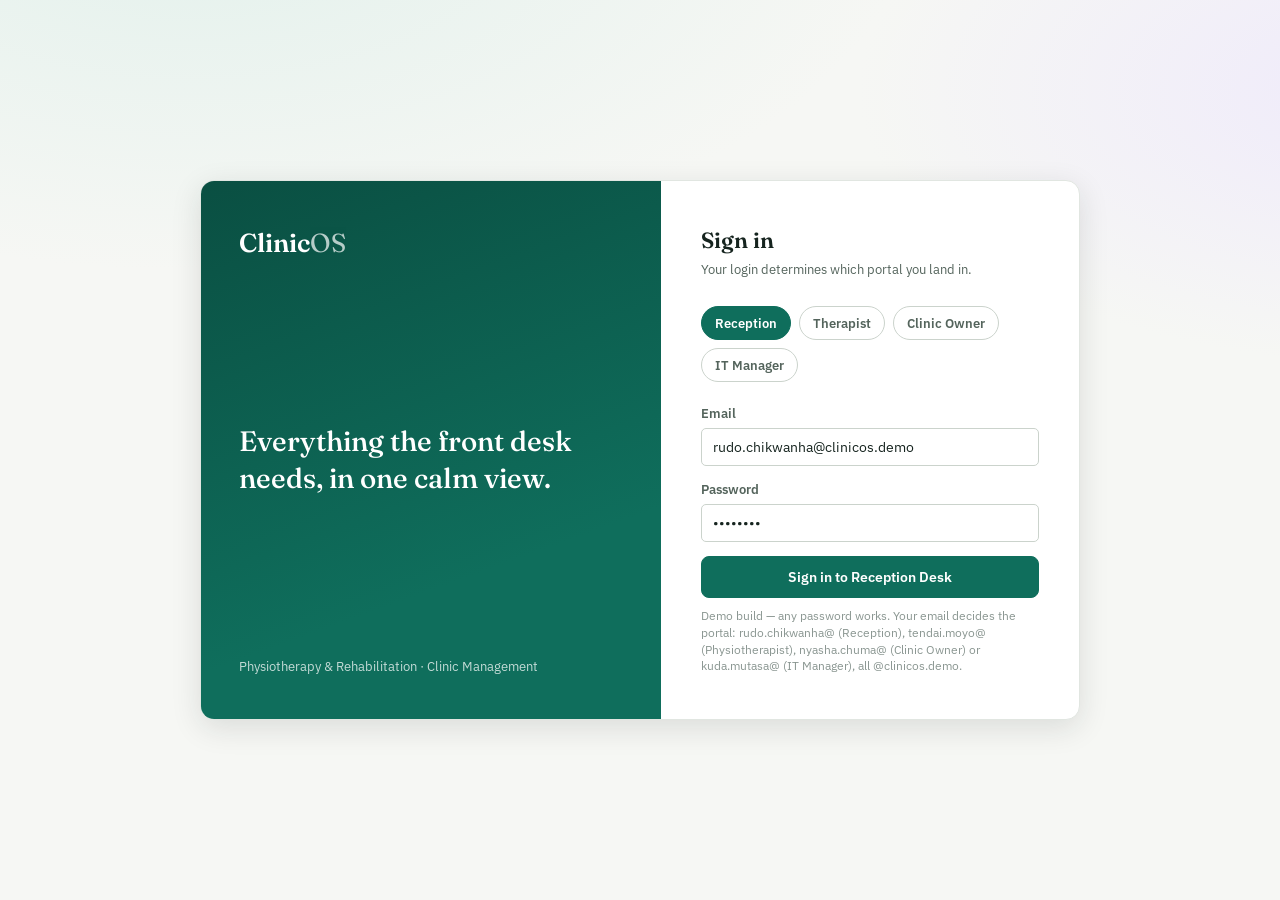
<file: Clinic OS — Reception, Physiotherapist, Owner & IT Portals.html>
<!DOCTYPE html>
<html lang="en">
<head>
<meta charset="UTF-8">
<meta name="viewport" content="width=device-width, initial-scale=1, viewport-fit=cover">
<title>Clinic OS — Reception Desk</title>
<link rel="preconnect" href="https://fonts.googleapis.com">
<link rel="preconnect" href="https://fonts.gstatic.com" crossorigin>
<link href="https://fonts.googleapis.com/css2?family=Fraunces:opsz,wght@9..144,400;9..144,500;9..144,600;9..144,700&family=IBM+Plex+Sans:wght@400;500;600;700&family=IBM+Plex+Mono:wght@500&display=swap" rel="stylesheet">
<style>
/* ============ TOKENS ============ */
:root{
  --bg:#F6F7F4;
  --surface:#FFFFFF;
  --surface-2:#F0F2EF;
  --ink:#16241F;
  --ink-soft:#54645C;
  --ink-faint:#8A9691;
  --line:#E1E6E1;
  --line-strong:#CBD3CC;
  --brand:#0F6E5C;
  --brand-dark:#0A4F42;
  --brand-soft:#E3F1EC;
  --blue:#3B6FA0;
  --blue-soft:#EAF1F8;
  --violet:#6E51C0;
  --violet-soft:#EFEAFB;
  --red:#C0392B;
  --red-soft:#FBEAE8;
  --amber:#B4791E;
  --amber-soft:#FBF0DC;
  --clay:#B5502A;
  --clay-soft:#F7E7DE;
  --radius-s:5px;
  --radius-m:8px;
  --radius-l:14px;
  --shadow-panel: 0 8px 30px rgba(22,36,31,.12);
  --font-display:'Fraunces', serif;
  --font-ui:'IBM Plex Sans', sans-serif;
  --font-mono:'IBM Plex Mono', monospace;
  --sidebar-w:250px;
  --sidebar-w-collapsed:68px;
  --topbar-h:60px;
  box-sizing:border-box;
}
:root:not([data-theme="light"]) {}
*,*::before,*::after{box-sizing:inherit;}
html,body{height:100%;}
body{
  margin:0;
  background:var(--bg);
  color:var(--ink);
  font-family:var(--font-ui);
  font-size:14px;
  line-height:1.45;
  -webkit-font-smoothing:antialiased;
  padding-top:env(safe-area-inset-top,0px);
  padding-bottom:env(safe-area-inset-bottom,0px);
}
html{scroll-padding-top:env(safe-area-inset-top,0px);}
h1,h2,h3,h4{font-family:var(--font-display);font-weight:600;margin:0;color:var(--ink);}
p{margin:0;}
button{font-family:var(--font-ui);}
input,select,textarea{font-family:var(--font-ui);}
a{color:inherit;}
::selection{background:var(--brand-soft);}
:focus-visible{outline:2px solid var(--brand);outline-offset:2px;}
img{max-width:100%;}
.hidden{display:none !important;}
.scrollx{overflow-x:auto;}

/* ============ BUTTONS / INPUTS ============ */
.btn{
  display:inline-flex;align-items:center;gap:6px;justify-content:center;
  font-size:13.5px;font-weight:600;padding:9px 14px;border-radius:var(--radius-m);
  border:1px solid var(--line-strong);background:var(--surface);color:var(--ink);
  cursor:pointer;transition:background .12s ease, border-color .12s ease, transform .05s ease;
  white-space:nowrap;
}
.btn:hover{border-color:var(--ink-faint);}
.btn:active{transform:translateY(1px);}
.btn-primary{background:var(--brand);border-color:var(--brand);color:#fff;}
.btn-primary:hover{background:var(--brand-dark);border-color:var(--brand-dark);}
.btn-ghost{border-color:transparent;background:transparent;}
.btn-ghost:hover{background:var(--surface-2);}
.btn-danger{color:var(--red);border-color:var(--red-soft);background:var(--red-soft);}
.btn-danger:hover{background:#f4d9d6;}
.btn-sm{padding:6px 10px;font-size:12.5px;border-radius:var(--radius-s);}
.btn-icon{padding:8px;width:36px;height:36px;border-radius:var(--radius-m);}
.btn:disabled{opacity:.45;cursor:not-allowed;}

.field{display:flex;flex-direction:column;gap:6px;margin-bottom:14px;}
.field label{font-size:12.5px;font-weight:600;color:var(--ink-soft);}
.field .hint{font-size:11.5px;color:var(--ink-faint);font-weight:400;}
.input,select.input,textarea.input{
  border:1px solid var(--line-strong);border-radius:var(--radius-s);padding:9px 11px;
  font-size:13.5px;background:var(--surface);color:var(--ink);width:100%;
}
.input:focus{border-color:var(--brand);}
textarea.input{resize:vertical;min-height:64px;}
.row-2{display:grid;grid-template-columns:1fr 1fr;gap:14px;}
.row-3{display:grid;grid-template-columns:1fr 1fr 1fr;gap:14px;}

/* ============ LOGIN ============ */
#login-screen{
  min-height:100vh;display:flex;align-items:center;justify-content:center;
  background:
    radial-gradient(1200px 600px at 15% -10%, #E3F1EC 0%, transparent 60%),
    radial-gradient(1000px 500px at 110% 10%, #EFEAFB 0%, transparent 55%),
    var(--bg);
  padding:24px;
}
.login-card{
  width:100%;max-width:880px;background:var(--surface);border:1px solid var(--line);
  border-radius:var(--radius-l);overflow:hidden;box-shadow:var(--shadow-panel);
  display:grid;grid-template-columns:1.1fr 1fr;
}
.login-brand{
  background:linear-gradient(160deg,var(--brand-dark),var(--brand) 70%);
  color:#fff;padding:44px 38px;display:flex;flex-direction:column;justify-content:space-between;
}
.login-brand .mark{font-family:var(--font-display);font-size:26px;font-weight:600;}
.login-brand .mark span{opacity:.7;font-weight:400;}
.login-brand .pitch{font-family:var(--font-display);font-size:28px;line-height:1.3;font-weight:500;max-width:340px;}
.login-brand .foot{font-size:12.5px;opacity:.75;}
.login-form{padding:44px 40px;}
.login-form h1{font-size:22px;margin-bottom:4px;}
.login-form .sub{color:var(--ink-soft);font-size:13px;margin-bottom:26px;}
.role-picker{display:flex;gap:8px;margin-bottom:22px;flex-wrap:wrap;}
.role-chip{
  border:1px solid var(--line-strong);border-radius:999px;padding:7px 13px;font-size:12.5px;font-weight:600;
  cursor:pointer;color:var(--ink-soft);background:var(--surface);
}
.role-chip.active{background:var(--brand);border-color:var(--brand);color:#fff;}
.login-note{font-size:11.5px;color:var(--ink-faint);margin-top:10px;}

/* ============ APP SHELL ============ */
#app{display:flex;height:100vh;overflow:hidden;}
#sidebar{
  width:var(--sidebar-w);flex:none;background:var(--surface);border-right:1px solid var(--line);
  display:flex;flex-direction:column;transition:width .16s ease;
}
#sidebar.collapsed{width:0;border-right:none;overflow:hidden;}
.sb-brand{
  display:flex;align-items:center;gap:10px;padding:16px 18px;border-bottom:1px solid var(--line);height:var(--topbar-h);
}
.sb-brand .dot{width:26px;height:26px;border-radius:7px;background:var(--brand);flex:none;
  display:flex;align-items:center;justify-content:center;color:#fff;font-family:var(--font-display);font-weight:600;font-size:14px;}
.sb-brand .name{font-family:var(--font-display);font-weight:600;font-size:16px;white-space:nowrap;overflow:hidden;}
#sidebar.collapsed .name, #sidebar.collapsed .sb-label, #sidebar.collapsed .sb-section-title{display:none;}
.sb-scroll{flex:1;overflow-y:auto;overflow-x:hidden;padding:12px 10px;}
.sb-section-title{font-size:11px;text-transform:none;color:var(--ink-faint);font-weight:600;padding:14px 10px 6px;letter-spacing:.2px;}
.sb-item{
  display:flex;align-items:center;gap:11px;padding:9px 10px;border-radius:var(--radius-m);cursor:pointer;
  color:var(--ink-soft);font-weight:500;font-size:13.5px;margin-bottom:1px;position:relative;
}
.sb-item:hover{background:var(--surface-2);}
.sb-item.active{background:var(--brand-soft);color:var(--brand-dark);font-weight:600;}
.sb-item .ic{width:19px;flex:none;display:flex;align-items:center;justify-content:center;}
.sb-item .badge{
  margin-left:auto;background:var(--clay);color:#fff;border-radius:999px;padding:1px 7px;font-size:10.5px;font-weight:700;
}
#sidebar.collapsed .badge{display:none;}
.sb-footer{border-top:1px solid var(--line);padding:10px;}
.sb-collapse-btn{width:100%;justify-content:flex-start;color:var(--ink-faint);}

#main-col{flex:1;min-width:0;display:flex;flex-direction:column;}
#topbar{
  height:var(--topbar-h);flex:none;border-bottom:1px solid var(--line);background:var(--surface);
  display:flex;align-items:center;gap:12px;padding:0 18px;padding-top:env(safe-area-inset-top,0px);
}
.search-wrap{position:relative;flex:1;max-width:440px;}
.search-wrap input{
  width:100%;padding:8px 12px 8px 34px;border-radius:999px;border:1px solid var(--line-strong);
  background:var(--surface-2);font-size:13px;
}
.search-wrap .sicon{position:absolute;left:12px;top:50%;transform:translateY(-50%);color:var(--ink-faint);}
.search-results{
  position:absolute;top:calc(100% + 8px);left:0;width:100%;min-width:360px;background:var(--surface);
  border:1px solid var(--line);border-radius:var(--radius-m);box-shadow:var(--shadow-panel);z-index:60;
  max-height:70vh;overflow-y:auto;padding:8px;
}
.search-group-title{font-size:11px;font-weight:700;color:var(--ink-faint);padding:8px 8px 4px;}
.search-row{display:flex;align-items:center;justify-content:space-between;padding:8px;border-radius:var(--radius-s);cursor:pointer;}
.search-row:hover{background:var(--surface-2);}
.search-row .t1{font-weight:600;font-size:13px;}
.search-row .t2{font-size:11.5px;color:var(--ink-faint);}
#topbar .spacer{flex:1;}
.qa-wrap{position:relative;}
.qa-menu{
  position:absolute;top:calc(100% + 8px);right:0;background:var(--surface);border:1px solid var(--line);
  border-radius:var(--radius-m);box-shadow:var(--shadow-panel);width:230px;padding:6px;z-index:60;
}
.qa-menu button{
  width:100%;text-align:left;padding:9px 10px;border-radius:var(--radius-s);border:none;background:none;
  font-size:13px;font-weight:500;cursor:pointer;display:flex;align-items:center;gap:9px;color:var(--ink);
}
.qa-menu button:hover{background:var(--surface-2);}
.icon-btn{position:relative;width:36px;height:36px;border-radius:999px;border:1px solid transparent;background:none;
  display:flex;align-items:center;justify-content:center;cursor:pointer;color:var(--ink-soft);}
.icon-btn:hover{background:var(--surface-2);}
.icon-btn .dot{position:absolute;top:6px;right:6px;width:8px;height:8px;border-radius:999px;background:var(--clay);border:2px solid var(--surface);}
.avatar{width:32px;height:32px;border-radius:999px;background:var(--brand-soft);color:var(--brand-dark);
  display:flex;align-items:center;justify-content:center;font-weight:700;font-size:12.5px;}

#main{flex:1;overflow-y:auto;padding:26px 30px 60px;}
.view{max-width:1360px;margin:0 auto;}

/* ============ DASHBOARD ============ */
.dash-head{display:flex;align-items:flex-start;justify-content:space-between;margin-bottom:22px;gap:20px;flex-wrap:wrap;}
.dash-head h1{font-size:26px;margin-bottom:6px;}
.dash-meta{color:var(--ink-soft);font-size:13px;display:flex;gap:14px;flex-wrap:wrap;}
.dash-meta span{display:inline-flex;align-items:center;gap:6px;}

.stat-strip{
  display:flex;border:1px solid var(--line);border-radius:var(--radius-m);background:var(--surface);
  margin-bottom:26px;overflow:hidden;
}
.stat{
  flex:1;padding:16px 20px;cursor:pointer;border-right:1px solid var(--line);transition:background .12s;
}
.stat:last-child{border-right:none;}
.stat:hover{background:var(--surface-2);}
.stat .n{font-family:var(--font-display);font-size:28px;font-weight:600;line-height:1;}
.stat .l{font-size:12px;color:var(--ink-soft);margin-top:6px;font-weight:500;}

.dash-grid{display:grid;grid-template-columns:1.6fr 1fr;gap:22px;align-items:start;}
.panel{background:var(--surface);border:1px solid var(--line);border-radius:var(--radius-m);}
.panel-head{display:flex;align-items:center;justify-content:space-between;padding:16px 18px;border-bottom:1px solid var(--line);}
.panel-head h3{font-size:15.5px;}
.panel-body{padding:6px 0;}
.panel-body.pad{padding:16px 18px;}

.sched-row{display:grid;grid-template-columns:64px 1fr auto auto;gap:14px;align-items:center;padding:11px 18px;border-bottom:1px solid var(--line);}
.sched-row:last-child{border-bottom:none;}
.sched-time{font-family:var(--font-mono);font-size:12px;color:var(--ink-soft);}
.sched-main .name{font-weight:600;font-size:13.5px;}
.sched-main .sub{font-size:12px;color:var(--ink-faint);margin-top:2px;}
.sched-room{font-size:12px;color:var(--ink-soft);white-space:nowrap;}

.chip{display:inline-flex;align-items:center;gap:5px;padding:3px 9px;border-radius:999px;font-size:11.5px;font-weight:600;white-space:nowrap;}
.chip::before{content:'';width:6px;height:6px;border-radius:999px;background:currentColor;}
.chip-confirmed{background:var(--blue-soft);color:var(--blue);}
.chip-checkedin{background:var(--brand-soft);color:var(--brand-dark);}
.chip-insession{background:var(--violet-soft);color:var(--violet);}
.chip-completed{background:var(--surface-2);color:var(--ink-soft);}
.chip-cancelled{background:var(--red-soft);color:var(--red);}
.chip-noshow{background:var(--amber-soft);color:var(--amber);}
.chip-instock{background:var(--brand-soft);color:var(--brand-dark);}
.chip-lowstock{background:var(--amber-soft);color:var(--amber);}
.chip-outstock{background:var(--red-soft);color:var(--red);}
.chip-expiring{background:var(--clay-soft);color:var(--clay);}
.chip-draft{background:var(--surface-2);color:var(--ink-soft);}
.chip-submitted{background:var(--blue-soft);color:var(--blue);}
.chip-approved{background:var(--brand-soft);color:var(--brand-dark);}
.chip-ordered{background:var(--violet-soft);color:var(--violet);}
.chip-received{background:var(--brand-soft);color:var(--brand-dark);}

.queue-row{display:flex;align-items:center;gap:10px;padding:11px 18px;border-bottom:1px solid var(--line);}
.queue-row:last-child{border-bottom:none;}
.queue-row .qn{font-weight:600;font-size:13px;flex:1;}
.queue-row .qt{font-size:11.5px;color:var(--ink-faint);}
.wait-flag{color:var(--red);font-weight:700;}

.notif-mini{padding:11px 18px;border-bottom:1px solid var(--line);font-size:12.5px;}
.notif-mini:last-child{border-bottom:none;}
.notif-mini .t{font-weight:600;margin-bottom:2px;}
.notif-mini .d{color:var(--ink-faint);font-size:11.5px;}
.empty-note{padding:20px 18px;color:var(--ink-faint);font-size:13px;}

/* ============ CALENDAR ============ */
.cal-toolbar{display:flex;align-items:center;gap:12px;margin-bottom:18px;flex-wrap:wrap;}
.cal-toolbar h1{font-size:22px;}
.seg{display:flex;border:1px solid var(--line-strong);border-radius:var(--radius-m);overflow:hidden;}
.seg button{border:none;background:var(--surface);padding:7px 13px;font-size:12.5px;font-weight:600;cursor:pointer;color:var(--ink-soft);border-right:1px solid var(--line-strong);}
.seg button:last-child{border-right:none;}
.seg button.active{background:var(--brand);color:#fff;}
.cal-nav{display:flex;align-items:center;gap:6px;}
.cal-range{font-weight:600;font-size:14px;min-width:190px;}

.cal-wrap{border:1px solid var(--line);border-radius:var(--radius-m);background:var(--surface);overflow:hidden;}
.cal-grid-scroll{overflow-x:auto;}
.cal-grid{display:grid;min-width:900px;}
.cal-head-row{display:grid;position:sticky;top:0;background:var(--surface);z-index:5;border-bottom:1px solid var(--line);}
.cal-head-cell{padding:10px 12px;font-size:12.5px;font-weight:700;border-left:1px solid var(--line);text-align:center;}
.cal-head-cell:first-child{border-left:none;}
.cal-head-cell .d2{font-weight:400;color:var(--ink-faint);font-size:11px;}
.cal-body{position:relative;}
.cal-time-col{position:relative;}
.cal-time-label{height:52px;font-size:10.5px;color:var(--ink-faint);text-align:right;padding-right:8px;
  transform:translateY(-6px);font-family:var(--font-mono);}
.cal-col{position:relative;border-left:1px solid var(--line);}
.cal-slot{height:26px;border-bottom:1px solid var(--line);}
.cal-slot.hour{border-bottom:1px solid var(--line-strong);}
.cal-slot.avail:hover{background:var(--brand-soft);cursor:pointer;}
.cal-slot.unavailable{background:repeating-linear-gradient(135deg, var(--surface-2), var(--surface-2) 5px, var(--bg) 5px, var(--bg) 10px);}

.appt-block{
  position:absolute;left:3px;right:3px;border-radius:var(--radius-s);padding:5px 7px;font-size:11px;
  overflow:hidden;cursor:grab;border-left:3px solid; box-shadow:0 1px 2px rgba(0,0,0,.06); z-index:2;
}
.appt-block .t{font-weight:700;white-space:nowrap;overflow:hidden;text-overflow:ellipsis;}
.appt-block .s{opacity:.85;white-space:nowrap;overflow:hidden;text-overflow:ellipsis;}
.appt-block .rz{position:absolute;bottom:0;left:0;right:0;height:6px;cursor:ns-resize;}
.appt-confirmed{background:var(--blue-soft);border-color:var(--blue);color:#234a6b;}
.appt-checkedin{background:var(--brand-soft);border-color:var(--brand);color:var(--brand-dark);}
.appt-insession{background:var(--violet-soft);border-color:var(--violet);color:#4a3585;}
.appt-completed{background:var(--surface-2);border-color:var(--ink-faint);color:var(--ink-soft);}
.appt-cancelled{background:var(--red-soft);border-color:var(--red);color:#8c2a1f;text-decoration:line-through;}
.appt-noshow{background:var(--amber-soft);border-color:var(--amber);color:#7a5011;}
.appt-block.dragging{opacity:.5;}
.cal-col.dragover{background:var(--brand-soft);}

.agenda-day{border-bottom:1px solid var(--line);}
.agenda-day-head{padding:10px 16px;background:var(--surface-2);font-weight:700;font-size:12.5px;}
.month-grid{display:grid;grid-template-columns:repeat(7,1fr);}
.month-cell{min-height:96px;border-right:1px solid var(--line);border-bottom:1px solid var(--line);padding:8px;cursor:pointer;}
.month-cell:hover{background:var(--surface-2);}
.month-cell .mn{font-size:12px;font-weight:700;color:var(--ink-soft);margin-bottom:6px;}
.month-cell.today .mn{color:var(--brand);}
.month-count{font-size:11px;background:var(--brand-soft);color:var(--brand-dark);border-radius:999px;padding:2px 7px;display:inline-block;}

/* ============ PATIENTS ============ */
.patients-layout{display:grid;grid-template-columns:400px 1fr;gap:20px;align-items:start;}
.p-list{border:1px solid var(--line);border-radius:var(--radius-m);background:var(--surface);overflow:hidden;}
.p-list-head{padding:14px 16px;border-bottom:1px solid var(--line);}
.p-list-search{position:relative;}
.p-row{padding:12px 16px;border-bottom:1px solid var(--line);cursor:pointer;display:flex;justify-content:space-between;gap:10px;}
.p-row:hover{background:var(--surface-2);}
.p-row.active{background:var(--brand-soft);}
.p-row .pn{font-weight:600;font-size:13.5px;}
.p-row .pid{font-size:11px;color:var(--ink-faint);font-family:var(--font-mono);}
.p-row .pmeta{font-size:11.5px;color:var(--ink-faint);margin-top:2px;}
.p-detail{border:1px solid var(--line);border-radius:var(--radius-m);background:var(--surface);min-height:400px;}
.p-detail-head{padding:20px 24px;border-bottom:1px solid var(--line);display:flex;justify-content:space-between;align-items:flex-start;gap:16px;flex-wrap:wrap;}
.p-detail-head h2{font-size:20px;}
.p-detail-head .pid2{font-family:var(--font-mono);font-size:12px;color:var(--ink-faint);margin-top:4px;}
.tabs{display:flex;gap:4px;border-bottom:1px solid var(--line);padding:0 24px;}
.tab{padding:12px 4px;font-size:13px;font-weight:600;color:var(--ink-faint);cursor:pointer;border-bottom:2px solid transparent;margin-right:22px;}
.tab.active{color:var(--brand-dark);border-bottom-color:var(--brand);}
.tab-panel{padding:20px 24px;}
.kv-grid{display:grid;grid-template-columns:1fr 1fr;gap:16px 26px;}
.kv{border-bottom:1px solid var(--line);padding-bottom:10px;}
.kv .k{font-size:11px;color:var(--ink-faint);font-weight:600;margin-bottom:3px;}
.kv .v{font-size:13.5px;font-weight:500;}
.locked-row{display:flex;align-items:center;gap:8px;color:var(--ink-faint);font-size:12.5px;padding:10px 0;border-top:1px solid var(--line);margin-top:6px;}

/* ============ TABLE ============ */
table.dtable{width:100%;border-collapse:collapse;font-size:13px;}
table.dtable th{text-align:left;font-size:11px;color:var(--ink-faint);font-weight:700;padding:10px 14px;border-bottom:1px solid var(--line);white-space:nowrap;}
table.dtable td{padding:11px 14px;border-bottom:1px solid var(--line);vertical-align:middle;}
table.dtable tr:last-child td{border-bottom:none;}
table.dtable tr.clickable:hover{background:var(--surface-2);cursor:pointer;}

/* ============ INVENTORY ============ */
.inv-tabs{display:flex;gap:6px;margin:20px 0 16px;flex-wrap:wrap;}
.inv-tab{padding:7px 14px;border-radius:999px;border:1px solid var(--line-strong);background:var(--surface);font-size:12.5px;font-weight:600;cursor:pointer;color:var(--ink-soft);}
.inv-tab.active{background:var(--ink);color:#fff;border-color:var(--ink);}
.alert-card{display:flex;justify-content:space-between;align-items:center;padding:14px 18px;border:1px solid var(--line);border-radius:var(--radius-m);background:var(--surface);margin-bottom:10px;}
.alert-card .an{font-weight:700;font-size:13.5px;}
.alert-card .ad{font-size:12px;color:var(--ink-soft);margin-top:3px;}
.section-title{font-size:15.5px;margin:26px 0 12px;}

/* ============ SIDE PANEL / MODAL ============ */
.overlay{position:fixed;inset:0;background:rgba(22,36,31,.35);z-index:100;display:flex;justify-content:flex-end;}
.overlay.center{align-items:center;justify-content:center;}
.side-panel{width:420px;max-width:92vw;height:100%;background:var(--surface);box-shadow:var(--shadow-panel);
  display:flex;flex-direction:column;animation:slidein .18s ease;}
@keyframes slidein{from{transform:translateX(24px);opacity:.4;}to{transform:translateX(0);opacity:1;}}
.modal-box{width:560px;max-width:92vw;max-height:88vh;background:var(--surface);border-radius:var(--radius-l);
  box-shadow:var(--shadow-panel);display:flex;flex-direction:column;overflow:hidden;}
.panel-title-row{display:flex;align-items:center;justify-content:space-between;padding:18px 22px;border-bottom:1px solid var(--line);}
.panel-title-row h2{font-size:17px;}
.panel-scroll{flex:1;overflow-y:auto;padding:20px 22px;}
.panel-actions{padding:16px 22px;border-top:1px solid var(--line);display:flex;gap:10px;justify-content:flex-end;flex-wrap:wrap;}
.panel-actions.left{justify-content:space-between;}
.wizard-steps{display:flex;gap:6px;margin-bottom:20px;}
.wizard-steps .st{flex:1;height:4px;border-radius:2px;background:var(--line-strong);}
.wizard-steps .st.done{background:var(--brand);}

/* ============ TOAST ============ */
#toast-host{position:fixed;bottom:22px;right:22px;z-index:200;display:flex;flex-direction:column;gap:10px;}
.toast{background:var(--ink);color:#fff;padding:12px 16px;border-radius:var(--radius-m);font-size:13px;
  box-shadow:var(--shadow-panel);max-width:320px;animation:toastin .15s ease;}
@keyframes toastin{from{transform:translateY(6px);opacity:0;}to{transform:translateY(0);opacity:1;}}


/* ============ ADDITIONS ============ */
#sidebar.collapsed ~ #main-col .dash-side{display:none;}
#sidebar.collapsed ~ #main-col .dash-grid{grid-template-columns:1fr;}
.avatar-btn{border:none;cursor:pointer;}
.avatar-btn:hover{background:#cfe6dd;}
.plus-btn{width:36px;height:36px;padding:0;font-size:22px;line-height:1;border-radius:999px;}
.menu-head{padding:8px 10px 10px;border-bottom:1px solid var(--line);margin-bottom:6px;}
.menu-head .mh1{font-weight:700;font-size:13px;}
.menu-head .mh2{font-size:11.5px;color:var(--ink-faint);}
.qa-menu .danger{color:var(--red);}
.cal-nav .cal-range{min-width:120px;text-align:center;font-family:var(--font-mono);font-size:14px;}
.side-panel.wide{width:580px;}
.dir-toolbar{display:flex;align-items:center;justify-content:space-between;gap:12px;padding:14px 18px;border-bottom:1px solid var(--line);}
.dir-toolbar .input{max-width:420px;}
.dir-count{font-size:12.5px;color:var(--ink-faint);white-space:nowrap;}
.dir-letter td{background:var(--surface-2);font-family:var(--font-display);font-weight:600;font-size:13px;color:var(--brand-dark);padding:6px 18px;}
.dir-name{display:flex;align-items:center;gap:12px;}
.dir-name .sub{font-size:11.5px;color:var(--ink-faint);}
table.dir-table td:first-child,table.dir-table th:first-child{padding-left:18px;}
table.dir-table tr.dir-row:hover,table.dir-table tr.dir-row:focus-visible{background:var(--brand-soft);cursor:pointer;}
.mono{font-family:var(--font-mono);font-size:12px;color:var(--ink-soft);}
.filter-grid{display:grid;grid-template-columns:repeat(auto-fit,minmax(190px,1fr));gap:0 14px;}
.check-row{display:flex;gap:18px;flex-wrap:wrap;margin:4px 0 16px;}
.check-row label{display:flex;align-items:center;gap:7px;font-size:13px;font-weight:500;}
.kpi-grid{display:grid;grid-template-columns:repeat(auto-fill,minmax(160px,1fr));gap:1px;background:var(--line);border:1px solid var(--line);border-radius:var(--radius-m);overflow:hidden;margin-bottom:8px;}
.kpi-grid .k{background:var(--surface);padding:14px 18px;}
.kpi-grid .n{font-family:var(--font-display);font-size:24px;font-weight:600;line-height:1;}
.kpi-grid .l{font-size:12px;color:var(--ink-soft);margin-top:6px;}
.rp-title{margin:26px 0 4px;}
.rp-title h2{font-size:20px;}
.rp-sub{font-size:12.5px;color:var(--ink-soft);margin-top:4px;}
@media print{
  #sidebar,#topbar,.no-print{display:none !important;}
  #app{display:block;height:auto;overflow:visible;}
  #main{overflow:visible;padding:0;}
}


/* ============ PHYSIO PORTAL ============ */
.side-panel.xwide{width:min(1040px,96vw);}
.doc-grid{display:grid;grid-template-columns:1.5fr 1fr;gap:22px;padding:20px 24px;}
.doc-prev{background:var(--surface-2);border-radius:var(--radius-m);padding:14px 16px;font-size:12.5px;align-self:start;white-space:pre-wrap;}
.doc-prev b{display:block;margin-top:10px;font-size:11px;color:var(--ink-faint);}
.bar{height:8px;background:var(--surface-2);border-radius:99px;overflow:hidden;margin:6px 0;}
.bar i{display:block;height:100%;background:var(--brand);}
.tl-row{display:flex;gap:12px;padding:10px 0;border-bottom:1px solid var(--line);cursor:pointer;align-items:center;}
.tl-row:hover{background:var(--surface-2);}
.tl-row .d{width:84px;flex:none;font-family:var(--font-mono);font-size:12px;color:var(--ink-faint);}
.alert-chip{background:var(--clay-soft);color:var(--clay);border-radius:99px;padding:3px 10px;font-size:11.5px;font-weight:600;display:inline-block;margin:0 6px 6px 0;}
@media (max-width:900px){.doc-grid{grid-template-columns:1fr;}}
@media print{body.pr #app{display:none !important;} body.pr .overlay{position:static;display:block;background:none;} body.pr .side-panel{width:auto;max-width:none;box-shadow:none;height:auto;animation:none;} body.pr .panel-scroll{overflow:visible;}}

/* ============ RESPONSIVE ============ */
@media (max-width: 1150px){
  .dash-grid{grid-template-columns:1fr;}
}
@media (max-width: 760px){
  #main{padding:16px;}
  .stat-strip{flex-wrap:wrap;}
  .stat{flex:1 1 45%;border-bottom:1px solid var(--line);}
  .row-2,.row-3{grid-template-columns:1fr;}
  .search-wrap{max-width:none;}
  .cal-toolbar h1{display:none;}
  #sidebar:not(.collapsed){position:fixed;z-index:90;top:0;bottom:0;left:0;box-shadow:var(--shadow-panel);}
}
</style>
</head>
<body>

<!-- ============ LOGIN ============ -->
<div id="login-screen">
  <div class="login-card">
    <div class="login-brand">
      <div>
        <div class="mark">Clinic<span>OS</span></div>
      </div>
      <div class="pitch">Everything the front desk needs, in one calm view.</div>
      <div class="foot">Physiotherapy &amp; Rehabilitation · Clinic Management</div>
    </div>
    <div class="login-form">
      <h1>Sign in</h1>
      <div class="sub">Your login determines which portal you land in.</div>
      <div class="role-picker" id="role-picker">
        <div class="role-chip active" data-role="reception">Reception</div>
        <div class="role-chip" data-role="therapist">Therapist</div>
        <div class="role-chip" data-role="owner">Clinic Owner</div>
        <div class="role-chip" data-role="it">IT Manager</div>
      </div>
      <div class="field">
        <label>Email</label>
        <input class="input" id="login-email" value="rudo.chikwanha@clinicos.demo">
      </div>
      <div class="field">
        <label>Password</label>
        <input class="input" type="password" id="login-pass" value="••••••••">
      </div>
      <button class="btn btn-primary" style="width:100%;padding:11px;" id="login-btn">Sign in to Reception Desk</button>
      <div class="login-note">Demo build — any password works. Your email decides the portal: rudo.chikwanha@ (Reception), tendai.moyo@ (Physiotherapist), nyasha.chuma@ (Clinic Owner) or kuda.mutasa@ (IT Manager), all @clinicos.demo.</div>
    </div>
  </div>
</div>

<!-- ============ APP SHELL ============ -->
<div id="app" class="hidden">
  <div id="sidebar">
    <div class="sb-brand">
      <div class="dot">C</div>
      <div class="name">Clinic<span style="opacity:.5;font-weight:400">OS</span></div>
    </div>
    <div class="sb-scroll">
      <div class="sb-section-title">Main</div>
      <div class="sb-item" data-view="dashboard"><span class="ic">▦</span><span class="sb-label">Dashboard</span></div>
      <div class="sb-item" data-view="calendar"><span class="ic">▤</span><span class="sb-label">Calendar</span></div>
      <div class="sb-item" data-view="patients"><span class="ic">◍</span><span class="sb-label">Patients</span></div>
      <div class="sb-item" data-view="inventory"><span class="ic">▣</span><span class="sb-label">Inventory</span><span class="badge" id="sb-inv-badge">0</span></div>
      <div class="sb-item" data-view="reports"><span class="ic">▥</span><span class="sb-label">Reports</span></div>

      <div class="sb-section-title">Additional</div>
      <div class="sb-item" data-view="settings"><span class="ic">⚙</span><span class="sb-label">Settings</span></div>
      <div class="sb-item" data-view="help"><span class="ic">?</span><span class="sb-label">Help</span></div>
    </div>
  </div>

  <div id="main-col">
    <div id="topbar">
      <button class="icon-btn" id="mobile-collapse-btn" title="Toggle menu">☰</button>
      <div class="search-wrap">
        <span class="sicon">⌕</span>
        <input id="global-search" placeholder="Search patients, appointments, inventory, suppliers…" autocomplete="off">
        <div class="search-results hidden" id="search-results"></div>
      </div>
      <div class="spacer"></div>
      <div class="qa-wrap">
        <button class="btn btn-primary plus-btn" id="qa-btn" title="Quick actions" aria-label="Quick actions">+</button>
        <div class="qa-menu hidden" id="qa-menu">
          <button data-qa="register-patient">◍ Register Patient</button>
          <button data-qa="book-appointment">▤ Book Appointment</button>
          <button data-qa="check-in">✓ Check In Patient</button>
          <button data-qa="add-inventory">▣ Add Inventory</button>
          <button data-qa="stock-movement">↕ Record Stock Movement</button>
          <button data-qa="purchase-request">▧ Create Purchase Request</button>
        </div>
      </div>
      <div class="qa-wrap">
        <button class="avatar avatar-btn" id="avatar-btn" aria-label="Account menu" title="Account">RC</button>
        <div class="qa-menu hidden" id="avatar-menu">
          <div class="menu-head"><div class="mh1">Rudo Chikwanha</div><div class="mh2">Receptionist</div></div>
          <button id="menu-profile">◍ View profile</button>
          <button id="menu-logout" class="danger">⏻ Log out</button>
        </div>
      </div>
    </div>
    <div id="main">
      <div class="view" id="view-dashboard"></div>
      <div class="view hidden" id="view-calendar"></div>
      <div class="view hidden" id="view-patients"></div>
      <div class="view hidden" id="view-inventory"></div>
      <div class="view hidden" id="view-reports"></div>
      <div class="view hidden" id="view-settings"></div>
      <div class="view hidden" id="view-help"></div>
    </div>
  </div>
</div>

<div id="modal-root"></div>
<div id="toast-host"></div>

<script>
(function(){
"use strict";

/* ============================================================
   DATA MODEL — seeded in-memory, persisted to localStorage
   ============================================================ */
const STORAGE_KEY = "cos_reception_state_v1";

function uid(prefix){ return prefix + "_" + Math.random().toString(36).slice(2,9); }
function pad(n){ return n<10 ? "0"+n : ""+n; }
function todayISO(){ const d=new Date(); return d.getFullYear()+"-"+pad(d.getMonth()+1)+"-"+pad(d.getDate()); }
function addDays(iso, n){ const d=new Date(iso+"T00:00:00"); d.setDate(d.getDate()+n); return d.getFullYear()+"-"+pad(d.getMonth()+1)+"-"+pad(d.getDate()); }
function dayName(iso){ return new Date(iso+"T00:00:00").toLocaleDateString(undefined,{weekday:'short'}); }
function fmtDateLong(iso){ return new Date(iso+"T00:00:00").toLocaleDateString(undefined,{weekday:'long', year:'numeric', month:'long', day:'numeric'}); }
function fmtDateShort(iso){ return new Date(iso+"T00:00:00").toLocaleDateString(undefined,{month:'short', day:'numeric'}); }
function fmtDMY(iso){ return iso.split("-").reverse().join("/"); }
function timeToMin(t){ const [h,m]=t.split(":").map(Number); return h*60+m; }
function minToTime(m){ const h=Math.floor(m/60), mm=m%60; return pad(h)+":"+pad(mm); }
function fmtTime(t){ const [h,m]=t.split(":").map(Number); const ap=h>=12?"PM":"AM"; const hh=((h+11)%12)+1; return hh+":"+pad(m)+" "+ap; }
function esc(s){ return (s==null?"":String(s)).replace(/[&<>"']/g, c=>({"&":"&amp;","<":"&lt;",">":"&gt;",'"':"&quot;","'":"&#39;"}[c])); }

const THERAPISTS = [
  {id:"th_tendai", name:"Dr. Tendai Moyo", color:"#3B6FA0"},
  {id:"th_natasha", name:"Dr. Natasha Phiri", color:"#6E51C0"},
  {id:"th_brian", name:"Dr. Brian Ncube", color:"#0F6E5C"},
];
const ROOMS = ["Room 1","Room 2","Room 3","Gym Floor"];
const APPT_TYPES = [
  {id:"initial", name:"Initial Assessment", duration:60, color:"#3B6FA0", room:true},
  {id:"followup", name:"Follow-up", duration:30, color:"#0F6E5C", room:true},
  {id:"physio", name:"Physiotherapy Session", duration:45, color:"#6E51C0", room:true},
  {id:"sports", name:"Sports Rehabilitation", duration:45, color:"#B5502A", room:true},
  {id:"postop", name:"Post-operative Rehabilitation", duration:60, color:"#B4791E", room:true},
  {id:"consult", name:"Consultation", duration:30, color:"#54645C", room:false},
  {id:"review", name:"Review", duration:20, color:"#3B6FA0", room:false},
  {id:"discharge", name:"Discharge Assessment", duration:30, color:"#0F6E5C", room:true},
];
const INV_CATEGORIES = ["Clinical Supplies","Rehabilitation Equipment","Office Supplies"];

function seedState(){
  const today = todayISO();
  const patients = [
    {id:"P-1001", first:"John", last:"Moyo", dob:"1988-04-12", gender:"Male", phone:"+263 77 210 4432", email:"john.moyo@example.com",
     address:"14 Enterprise Rd, Harare", emergency:"Grace Moyo · +263 77 210 9981", reason:"Lower back pain", referral:"Self",
     referringDoctor:"", complaint:"Chronic lower back pain, 3 months", conditions:"None reported", allergies:"None known", medication:"Ibuprofen as needed",
     insurance:"CIMAS", membership:"CM-88213", commPref:"SMS", consent:"Signed", therapist:"th_tendai", createdAt: addDays(today,-40)},
    {id:"P-1002", first:"Sarah", last:"Kufa", dob:"1995-09-02", gender:"Female", phone:"+263 71 344 0021", email:"sarah.kufa@example.com",
     address:"22 Josiah Tongogara Ave, Harare", emergency:"Tapiwa Kufa · +263 71 344 8871", reason:"Post-op knee rehab", referral:"Referring Doctor",
     referringDoctor:"Dr. F. Chirwa", complaint:"ACL reconstruction follow-up", conditions:"None", allergies:"Penicillin", medication:"None",
     insurance:"First Mutual", membership:"FM-33210", commPref:"Email", consent:"Signed", therapist:"th_natasha", createdAt: addDays(today,-70)},
    {id:"P-1003", first:"Tapiwa", last:"Marufu", dob:"1979-11-23", gender:"Male", phone:"+263 78 902 1145", email:"t.marufu@example.com",
     address:"5 Borrowdale Rd, Harare", emergency:"Chido Marufu · +263 78 902 4410", reason:"Shoulder mobility", referral:"Referring Doctor",
     referringDoctor:"Dr. N. Sibanda", complaint:"Frozen shoulder, right side", conditions:"Type II diabetes", allergies:"None known", medication:"Metformin",
     insurance:"CIMAS", membership:"CM-10029", commPref:"Phone", consent:"Signed", therapist:"th_brian", createdAt: addDays(today,-12)},
    {id:"P-1004", first:"Ruvimbo", last:"Chuma", dob:"2001-02-18", gender:"Female", phone:"+263 77 654 2201", email:"ruvimbo.c@example.com",
     address:"9 Samora Machel Ave, Harare", emergency:"Ndau Chuma · +263 77 654 9012", reason:"Sports injury — ankle sprain", referral:"Coach",
     referringDoctor:"", complaint:"Grade II ankle sprain, left", conditions:"None", allergies:"None known", medication:"None",
     insurance:"Uninsured", membership:"", commPref:"SMS", consent:"Signed", therapist:"th_brian", createdAt: addDays(today,-3)},
    {id:"P-1005", first:"Farai", last:"Gumbo", dob:"1966-06-30", gender:"Male", phone:"+263 71 220 7789", email:"farai.gumbo@example.com",
     address:"3 Chinhoyi St, Harare", emergency:"Netsai Gumbo · +263 71 220 1290", reason:"Chronic neck pain", referral:"Self",
     referringDoctor:"", complaint:"Cervical spondylosis", conditions:"Hypertension", allergies:"None known", medication:"Amlodipine",
     insurance:"First Mutual", membership:"FM-55810", commPref:"Email", consent:"Signed", therapist:"th_tendai", createdAt: addDays(today,-200)},
  ];

  function mk(pid, therapist, type, date, time, status, room){
    const t = APPT_TYPES.find(x=>x.id===type);
    return {id:uid("A"), patientId:pid, therapist, type, date, start:time,
      end:minToTime(timeToMin(time)+t.duration), status, room: room||(t.room?ROOMS[Math.floor(Math.random()*3)]:"—"), notes:""};
  }

  const appointments = [
    mk("P-1001","th_tendai","initial",today,"09:00","confirmed","Room 2"),
    mk("P-1002","th_natasha","followup",today,"09:30","checkedin","Room 1"),
    mk("P-1003","th_brian","physio",today,"10:00","insession","Room 3"),
    mk("P-1004","th_brian","sports",today,"11:00","confirmed","Gym Floor"),
    mk("P-1005","th_tendai","review",today,"11:30","completed","—"),
    mk("P-1001","th_tendai","followup",today,"13:00","confirmed","Room 2"),
    mk("P-1002","th_natasha","postop",today,"14:00","noshow","Room 1"),
    mk("P-1003","th_brian","consult",today,"15:00","confirmed","—"),
    mk("P-1004","th_natasha","physio",today,"15:30","confirmed","Room 1"),
    mk("P-1005","th_tendai","discharge", addDays(today,1),"09:00","confirmed","Room 2"),
    mk("P-1001","th_brian","physio", addDays(today,1),"10:00","confirmed","Room 3"),
    mk("P-1002","th_natasha","followup", addDays(today,-1),"09:00","completed","Room 1"),
    mk("P-1003","th_tendai","physio", addDays(today,2),"09:30","confirmed","Room 2"),
    mk("P-1004","th_brian","sports", addDays(today,2),"11:00","confirmed","Gym Floor"),
    mk("P-1005","th_natasha","review", addDays(today,-2),"14:00","cancelled","—"),
  ];

  const checkIns = appointments.filter(a=>a.status==="checkedin"||a.status==="insession").map(a=>({
    id:uid("CI"), appointmentId:a.id, patientId:a.patientId, checkedInAt:"08:52", status: a.status
  }));

  const suppliers = [
    {id:"SUP-1", name:"MedSupply Zimbabwe", contact:"Tanaka Moyana", phone:"+263 24 277 1234", email:"orders@medsupplyzw.com",
     address:"Msasa, Harare", products:"Tape, gloves, ultrasound gel", lastOrder: addDays(today,-18), outstanding:1},
    {id:"SUP-2", name:"RehabTech Equipment", contact:"Linda Basopo", phone:"+263 24 277 5678", email:"sales@rehabtech.co.zw",
     address:"Graniteside, Harare", products:"Resistance bands, exercise balls, weights", lastOrder: addDays(today,-45), outstanding:0},
    {id:"SUP-3", name:"OfficeMart Harare", contact:"Kudzai Mhonda", phone:"+263 24 277 9012", email:"info@officemart.co.zw",
     address:"CBD, Harare", products:"Paper, toner, stationery", lastOrder: addDays(today,-9), outstanding:0},
  ];

  const inventoryItems = [
    {id:"INV-1", name:"Kinesiology Tape", sku:"KT-500", category:"Clinical Supplies", description:"5cm x 5m roll", qty:3, unit:"roll",
     min:10, reorder:20, supplier:"SUP-1", cost:2.4, price:5.0, location:"Store Room A · Shelf 2", expiry: addDays(today,25), batch:"BT-2291"},
    {id:"INV-2", name:"Disposable Gloves (M)", sku:"DG-M-100", category:"Clinical Supplies", description:"Box of 100, nitrile", qty:2, unit:"box",
     min:5, reorder:10, supplier:"SUP-1", cost:6.5, price:0, location:"Store Room A · Shelf 1", expiry: addDays(today,400), batch:"BT-3310"},
    {id:"INV-3", name:"Ultrasound Gel", sku:"UG-250", category:"Clinical Supplies", description:"250ml bottle", qty:14, unit:"bottle",
     min:6, reorder:12, supplier:"SUP-1", cost:1.8, price:0, location:"Store Room A · Shelf 2", expiry: addDays(today,50), batch:"BT-2280"},
    {id:"INV-4", name:"Electrodes (pack of 4)", sku:"EL-4PK", category:"Clinical Supplies", description:"Self-adhesive, reusable", qty:0, unit:"pack",
     min:8, reorder:16, supplier:"SUP-1", cost:3.1, price:0, location:"Store Room A · Shelf 3", expiry: addDays(today,300), batch:"BT-1187"},
    {id:"INV-5", name:"Athletic Tape", sku:"AT-38", category:"Clinical Supplies", description:"3.8cm rigid strapping tape", qty:22, unit:"roll",
     min:10, reorder:20, supplier:"SUP-1", cost:1.9, price:4.0, location:"Store Room A · Shelf 2", expiry: addDays(today,180), batch:"BT-2299"},
    {id:"INV-6", name:"Resistance Bands (set)", sku:"RB-SET5", category:"Rehabilitation Equipment", description:"5-level set", qty:9, unit:"set",
     min:4, reorder:8, supplier:"SUP-2", cost:12.0, price:0, location:"Gym Storage", expiry:"", batch:""},
    {id:"INV-7", name:"Exercise Balls (65cm)", sku:"EB-65", category:"Rehabilitation Equipment", description:"Anti-burst", qty:6, unit:"unit",
     min:3, reorder:6, supplier:"SUP-2", cost:14.5, price:0, location:"Gym Storage", expiry:"", batch:""},
    {id:"INV-8", name:"Foam Rollers", sku:"FR-90", category:"Rehabilitation Equipment", description:"90cm, high-density", qty:5, unit:"unit",
     min:4, reorder:8, supplier:"SUP-2", cost:9.0, price:0, location:"Gym Storage", expiry:"", batch:""},
    {id:"INV-9", name:"Balance Boards", sku:"BB-40", category:"Rehabilitation Equipment", description:"Wobble board", qty:2, unit:"unit",
     min:3, reorder:6, supplier:"SUP-2", cost:22.0, price:0, location:"Gym Storage", expiry:"", batch:""},
    {id:"INV-10", name:"Printer Paper (A4)", sku:"PP-A4", category:"Office Supplies", description:"Ream of 500", qty:18, unit:"ream",
     min:5, reorder:10, supplier:"SUP-3", cost:4.2, price:0, location:"Front Desk Cupboard", expiry:"", batch:""},
    {id:"INV-11", name:"Printer Toner", sku:"TN-880", category:"Office Supplies", description:"Black cartridge", qty:1, unit:"unit",
     min:2, reorder:4, supplier:"SUP-3", cost:38.0, price:0, location:"Front Desk Cupboard", expiry:"", batch:""},
  ];

  const inventoryTransactions = [
    {id:uid("TX"), itemId:"INV-1", type:"Stock Removed", qty:2, date: addDays(today,-1), user:"Rudo Chikwanha", reason:"Used in session"},
    {id:uid("TX"), itemId:"INV-4", type:"Stock Removed", qty:8, date: addDays(today,-2), user:"Rudo Chikwanha", reason:"Used in session"},
    {id:uid("TX"), itemId:"INV-9", type:"Stock Added", qty:2, date: addDays(today,-30), user:"Rudo Chikwanha", reason:"Restock delivery"},
  ];

  const purchaseRequests = [
    {id:"PR-1", items:[{itemId:"INV-4", qty:20}], supplier:"SUP-1", estCost:62.0, requestedBy:"Rudo Chikwanha", date: addDays(today,-2), status:"Submitted"},
    {id:"PR-2", items:[{itemId:"INV-11", qty:4}], supplier:"SUP-3", estCost:152.0, requestedBy:"Rudo Chikwanha", date: addDays(today,-6), status:"Approved"},
  ];

  const notifications = [
    {id:uid("N"), type:"waiting", title:"Sarah K. has been waiting 18 minutes", detail:"Checked in for 09:30 Follow-up with Dr. Natasha", time:"09:48", read:false, urgent:true},
    {id:uid("N"), type:"lowstock", title:"Low stock: Kinesiology Tape", detail:"3 rolls remaining · minimum 10", time:"08:10", read:false, urgent:false},
    {id:uid("N"), type:"outstock", title:"Out of stock: Electrodes (pack of 4)", detail:"Reorder from MedSupply Zimbabwe", time:"08:10", read:false, urgent:true},
    {id:uid("N"), type:"appointment", title:"New appointment booked", detail:"Ruvimbo Chuma · Sports Rehabilitation · 15:30", time:"07:55", read:true, urgent:false},
    {id:uid("N"), type:"cancellation", title:"Appointment cancelled", detail:"Farai Gumbo · Review · " + fmtDateShort(addDays(today,-2)), time:"Yesterday", read:true, urgent:false},
    {id:uid("N"), type:"expiring", title:"Kinesiology Tape expiring soon", detail:"Batch BT-2291 expires in 25 days", time:"Yesterday", read:true, urgent:false},
  ];

  return {
    patients, appointments, checkIns, suppliers, inventoryItems, inventoryTransactions, purchaseRequests, notifications,
    ui:{ view:"dashboard", sidebarCollapsed:false, calView:"week", calAnchor:today, patientFilter:"", selectedPatientId: patients[0].id, patientTab:"overview",
         invTab:"items", expiryTab:"30" }
  };
}

let state = loadState();
function loadState(){
  try{
    const raw = localStorage.getItem(STORAGE_KEY);
    if(raw) return JSON.parse(raw);
  }catch(e){ /* ignore, fall through to seed */ }
  return seedState();
}
function saveState(){
  try{ localStorage.setItem(STORAGE_KEY, JSON.stringify(state)); }catch(e){ /* storage unavailable, continue in-memory */ }
}

/* ============================================================
   DERIVED HELPERS
   ============================================================ */
function patientById(id){ return state.patients.find(p=>p.id===id); }
function patientName(id){ const p=patientById(id); return p ? p.first+" "+p.last : "Unknown patient"; }
function therapistById(id){ return ALL_TH.find(t=>t.id===id); }
function therapistName(id){ const t=therapistById(id); return t? t.name : id; }
function typeById(id){ return APPT_TYPES.find(t=>t.id===id); }
function typeName(id){ const t=typeById(id); return t? t.name : id; }
function itemById(id){ return state.inventoryItems.find(i=>i.id===id); }
function supplierById(id){ return state.suppliers.find(s=>s.id===id); }
function statusClass(s){ return s.replace(/\s/g,"").toLowerCase(); }
function statusLabel(s){
  return {confirmed:"Confirmed", checkedin:"Checked In", insession:"In Session", completed:"Completed", cancelled:"Cancelled", noshow:"No Show"}[s] || s;
}
function apptsOn(date){ return state.appointments.filter(a=>a.date===date && a.status!=="cancelled" && (ROLE!=="therapist"||a.therapist===ME)); }
function invStatus(item){
  if(item.qty<=0) return "outstock";
  if(item.expiry && daysUntil(item.expiry)<=30 && daysUntil(item.expiry)>=0) return "expiring";
  if(item.qty<=item.min) return "lowstock";
  return "instock";
}
function invStatusLabel(s){ return {instock:"In Stock", lowstock:"Low Stock", outstock:"Out of Stock", expiring:"Expiring Soon"}[s]; }
function daysUntil(iso){ if(!iso) return null; const d=new Date(iso+"T00:00:00"), t=new Date(todayISO()+"T00:00:00"); return Math.round((d-t)/86400000); }
function invValue(){ return state.inventoryItems.reduce((s,i)=>s+i.qty*i.cost,0); }
function unreadNotifCount(){ return state.notifications.filter(n=>!n.read).length; }

function checkConflict(therapist, date, start, end, excludeId){
  return state.appointments.some(a=>
    a.id!==excludeId && a.therapist===therapist && a.date===date && a.status!=="cancelled" &&
    timeToMin(a.start) < timeToMin(end) && timeToMin(a.end) > timeToMin(start)
  );
}
function suggestAlternatives(date, start, end, excludeId){
  const dur = timeToMin(end)-timeToMin(start);
  const free = [];
  THERAPISTS.forEach(th=>{
    if(!checkConflict(th.id, date, start, end, excludeId)) free.push(th.name+" is free at "+fmtTime(start));
  });
  if(free.length) return free;
  // suggest next free slot for first therapist that day
  const th = THERAPISTS[0];
  for(let m=480; m<1080; m+=15){
    const s=minToTime(m), e=minToTime(m+dur);
    if(!checkConflict(th.id, date, s, e, excludeId)){ return [th.name+" is free at "+fmtTime(s)]; }
  }
  return ["No alternative slot found today"];
}

function pushNotification(type, title, detail, urgent){
  state.notifications.unshift({id:uid("N"), type, title, detail, time:"Just now", read:false, urgent:!!urgent});
  saveState();
}
function toast(msg){
  const host = document.getElementById("toast-host");
  const t = document.createElement("div");
  t.className="toast"; t.textContent=msg;
  host.appendChild(t);
  setTimeout(()=>t.remove(), 3400);
}

/* ============================================================
   RENDER: SHELL
   ============================================================ */
function setView(view){
  view = tMap(view);
  state.ui.view = view;
  document.querySelectorAll(".sb-item[data-view]").forEach(el=>el.classList.toggle("active", el.dataset.view===view));
  document.querySelectorAll("#main .view").forEach(el=>el.classList.add("hidden"));
  tEnsureView(view).classList.remove("hidden");
  renderView(view);
  saveState();
}
function renderView(view){
  if(ROLE==="therapist") return tRender(view);
  if(ROLE==="owner"||ROLE==="it") return aRender(view);
  if(view==="dashboard") renderDashboard();
  else if(view==="calendar") renderCalendar();
  else if(view==="patients") renderPatients();
  else if(view==="inventory") renderInventory();
  else if(view==="reports") renderReports();
  else if(view==="settings") renderPlaceholder("settings","Settings","Account and clinic settings for your role will appear here.");
  else if(view==="help") renderPlaceholder("help","Help &amp; Support","Need a hand? Reach the Clinic OS support team from the notification bell, or ask your clinic administrator.");
}
function renderPlaceholder(key, title, body){
  document.getElementById("view-"+key).innerHTML =
    '<div class="dash-head"><div><h1>'+title+'</h1></div></div>' +
    '<div class="panel"><div class="panel-body pad"><p style="color:var(--ink-soft);max-width:520px;">'+body+'</p></div></div>';
}

function refreshBadges(){
  const lowCount = state.inventoryItems.filter(i=> invStatus(i)==="lowstock" || invStatus(i)==="outstock").length;
  const b = document.getElementById("sb-inv-badge"); if(!b) return;
  b.textContent = lowCount;
  b.style.display = lowCount? "inline-block":"none";
}

/* ============================================================
   RENDER: DASHBOARD
   ============================================================ */
function renderDashboard(){
  const today = todayISO();
  const todays = apptsOn(today);
  const checkedIn = todays.filter(a=>a.status==="checkedin"||a.status==="insession").length;
  const completed = todays.filter(a=>a.status==="completed").length;
  const noshow = todays.filter(a=>a.status==="noshow").length;
  const newPatients = state.patients.filter(p=>p.createdAt>=addDays(today,-7)).length;
  const sorted = todays.slice().sort((a,b)=>timeToMin(a.start)-timeToMin(b.start));

  const host = document.getElementById("view-dashboard");
  host.innerHTML = `
  <div class="dash-head">
    <div>
      <h1>Good morning, Rudo</h1>
      <div class="dash-meta"><span>${fmtDateLong(today)}</span></div>
    </div>
    <button class="btn btn-primary" data-qa="book-appointment">+ New Appointment</button>
  </div>

  <div class="stat-strip">
    <div class="stat" data-stat="all"><div class="n">${todays.length}</div><div class="l">Today's Appointments</div></div>
    <div class="stat" data-stat="checkedin"><div class="n">${checkedIn}</div><div class="l">Checked In</div></div>
    <div class="stat" data-stat="completed"><div class="n">${completed}</div><div class="l">Completed</div></div>
    <div class="stat" data-stat="noshow"><div class="n">${noshow}</div><div class="l">No Shows</div></div>
    <div class="stat" data-stat="new"><div class="n">${newPatients}</div><div class="l">New Patients (7d)</div></div>
  </div>

  <div class="dash-grid">
    <div class="panel">
      <div class="panel-head"><h3>Today's Schedule</h3><button class="btn btn-ghost btn-sm" data-view-link="calendar">Open calendar</button></div>
      <div class="panel-body" id="dash-schedule"></div>
    </div>
    <div class="dash-side">
      <div class="panel">
        <div class="panel-head"><h3>Recent Notifications</h3><button class="btn btn-ghost btn-sm" id="dash-see-all-notif">See all</button></div>
        <div class="panel-body" id="dash-notifs"></div>
      </div>
    </div>
  </div>`;

  const schedHost = document.getElementById("dash-schedule");
  schedHost.innerHTML = sorted.length ? sorted.map(a=>`
    <div class="sched-row">
      <div class="sched-time">${fmtTime(a.start)}</div>
      <div class="sched-main">
        <div class="name">${esc(patientName(a.patientId))} <span style="font-weight:400;color:var(--ink-faint)">· ${esc(typeName(a.type))}</span></div>
        <div class="sub">${esc(therapistName(a.therapist))}</div>
      </div>
      <div class="sched-room">${esc(a.room)}</div>
      <span class="chip chip-${statusClass(a.status)}">${statusLabel(a.status)}</span>
    </div>`).join("") : '<div class="empty-note">No appointments scheduled for today yet.</div>';
  schedHost.querySelectorAll(".sched-row").forEach((row,i)=>{
    row.addEventListener("click", ()=>openAppointmentPanel(sorted[i].id));
    row.style.cursor="pointer";
  });

  document.getElementById("dash-notifs").innerHTML = state.notifications.slice(0,4).map(n=>
    `<div class="notif-mini"><div class="t">${esc(n.title)}</div><div class="d">${esc(n.detail)} · ${n.time}</div></div>`).join("");
  document.getElementById("dash-see-all-notif").addEventListener("click", openNotifications);
  host.querySelectorAll("[data-view-link]").forEach(b=> b.addEventListener("click", ()=>setView(b.dataset.viewLink)));
  host.querySelectorAll("[data-qa]").forEach(bindQA);
  host.querySelectorAll(".stat").forEach(s=>{
    s.addEventListener("click", ()=>{
      setView("calendar");
      toast("Showing "+(s.dataset.stat==="all"?"all appointments":s.querySelector(".l").textContent.toLowerCase())+" for today");
    });
  });
}

/* ============================================================
   RENDER: CALENDAR
   ============================================================ */
const CAL_START_MIN = 8*60, CAL_END_MIN = 18*60, SLOT_MIN = 30, SLOT_H = 26;

function weekStart(iso){
  const d = new Date(iso+"T00:00:00");
  const day = d.getDay(); // 0 sun
  const diff = (day===0? -6 : 1-day);
  d.setDate(d.getDate()+diff);
  return d.getFullYear()+"-"+pad(d.getMonth()+1)+"-"+pad(d.getDate());
}

function renderCalendar(){
  const ui = state.ui;
  const host = document.getElementById("view-calendar");
  host.innerHTML = `
  <div class="cal-toolbar">
    <h1>${ROLE==="therapist"?"My Schedule":"Calendar"}</h1>
    <div class="cal-nav">
      <button class="btn btn-sm" id="cal-prev" aria-label="Previous">‹</button>
      <div class="cal-range" id="cal-range"></div>
      <button class="btn btn-sm" id="cal-next" aria-label="Next">›</button>
    </div>
    <div class="spacer"></div>
    <div class="seg" id="cal-view-seg">
      <button data-v="day">Day</button><button data-v="week">Week</button><button data-v="month">Month</button><button data-v="agenda">Agenda</button>
    </div>
  </div>
  <div id="cal-content"></div>`;

  document.getElementById("cal-prev").addEventListener("click", ()=>navCal(-1));
  document.getElementById("cal-next").addEventListener("click", ()=>navCal(1));
  document.querySelectorAll("#cal-view-seg button").forEach(b=>{
    b.classList.toggle("active", b.dataset.v===ui.calView);
    b.addEventListener("click", ()=>{ ui.calView=b.dataset.v; renderCalendar(); });
  });

  if(ui.calView==="week") renderWeekView();
  else if(ui.calView==="day") renderDayView();
  else if(ui.calView==="month") renderMonthView();
  else renderAgendaView();
  document.getElementById("cal-range").textContent = fmtDMY(ui.calAnchor);
}

function navCal(dir){
  const ui = state.ui;
  if(ui.calView==="day") ui.calAnchor = addDays(ui.calAnchor, dir);
  else if(ui.calView==="week") ui.calAnchor = addDays(ui.calAnchor, dir*7);
  else if(ui.calView==="month"){ const d=new Date(ui.calAnchor+"T00:00:00"); d.setMonth(d.getMonth()+dir); ui.calAnchor = d.getFullYear()+"-"+pad(d.getMonth()+1)+"-01"; }
  else ui.calAnchor = addDays(ui.calAnchor, dir*7);
  renderCalendar();
}

function timeColHtml(){
  let rows="";
  for(let m=CAL_START_MIN; m<CAL_END_MIN; m+=SLOT_MIN){
    rows += `<div class="cal-time-label">${m%60===0?fmtTime(minToTime(m)):""}</div>`;
  }
  return rows;
}

function slotsHtml(date, therapist){
  let html="";
  for(let m=CAL_START_MIN; m<CAL_END_MIN; m+=SLOT_MIN){
    const isHour = m%60===0;
    html += `<div class="cal-slot ${isHour?'hour':''} avail" data-date="${date}" data-therapist="${therapist}" data-min="${m}"></div>`;
  }
  return html;
}

function appointmentsBlocksHtml(date, therapist){
  const list = state.appointments.filter(a=>a.date===date && a.therapist===therapist && a.status!=="cancelled");
  return list.map(a=>{
    const top = (timeToMin(a.start)-CAL_START_MIN)/SLOT_MIN*SLOT_H;
    const height = Math.max(20,(timeToMin(a.end)-timeToMin(a.start))/SLOT_MIN*SLOT_H - 2);
    return `<div class="appt-block appt-${statusClass(a.status)}" draggable="true" data-id="${a.id}" style="top:${top}px;height:${height}px;">
      <div class="t">${fmtTime(a.start)} · ${esc(patientName(a.patientId))}</div>
      <div class="s">${esc(typeName(a.type))} · ${esc(a.room)}</div>
      <div class="rz" data-resize="${a.id}"></div>
    </div>`;
  }).join("");
}

function renderWeekView(){
  const ws = weekStart(state.ui.calAnchor);
  const days = [0,1,2,3,4,5,6].map(i=>addDays(ws,i));
  document.getElementById("cal-range").textContent = fmtDateShort(days[0])+" – "+fmtDateShort(days[6]);
  const host = document.getElementById("cal-content");
  host.innerHTML = `<div class="cal-wrap"><div class="cal-grid-scroll"><div class="cal-grid" style="grid-template-columns:64px repeat(7,1fr);">
    <div class="cal-head-row" style="grid-template-columns:64px repeat(7,1fr);grid-column:1/-1;">
      <div class="cal-head-cell"></div>
      ${days.map(d=>`<div class="cal-head-cell">${dayName(d)}<div class="d2">${fmtDateShort(d)}</div></div>`).join("")}
    </div>
    <div class="cal-time-col">${timeColHtml()}</div>
    ${days.map(d=>`<div class="cal-col" data-date="${d}" style="min-height:${((CAL_END_MIN-CAL_START_MIN)/SLOT_MIN)*SLOT_H}px;">
        ${slotsHtml(d,"__any")}
        <div class="cal-appts-layer" style="position:absolute;inset:0;pointer-events:none;">${dayAllTherapistBlocks(d)}</div>
      </div>`).join("")}
  </div></div></div>`;
  attachCalendarInteractions();
}

function dayAllTherapistBlocks(date){
  // in week view (all therapists merged), stack narrower columns per therapist
  const thWidth = 100/THERAPISTS.length;
  return THERAPISTS.map((th,i)=>{
    const list = state.appointments.filter(a=>a.date===date && a.therapist===th.id && a.status!=="cancelled");
    return list.map(a=>{
      const top = (timeToMin(a.start)-CAL_START_MIN)/SLOT_MIN*SLOT_H;
      const height = Math.max(18,(timeToMin(a.end)-timeToMin(a.start))/SLOT_MIN*SLOT_H - 2);
      return `<div class="appt-block appt-${statusClass(a.status)}" draggable="true" data-id="${a.id}"
        style="pointer-events:auto;top:${top}px;height:${height}px;left:calc(${thWidth*i}% + 2px);width:calc(${thWidth}% - 4px);">
        <div class="t">${fmtTime(a.start)} ${esc(patientName(a.patientId).split(" ")[0])}</div>
        <div class="s">${esc(th.name.replace('Dr. ',''))}</div>
        <div class="rz" data-resize="${a.id}"></div>
      </div>`;
    }).join("");
  }).join("");
}

function renderDayView(){
  const date = state.ui.calAnchor;
  document.getElementById("cal-range").textContent = fmtDateLong(date);
  const host = document.getElementById("cal-content");
  host.innerHTML = `<div class="cal-wrap"><div class="cal-grid-scroll"><div class="cal-grid" style="grid-template-columns:64px repeat(${THERAPISTS.length},1fr);">
    <div class="cal-head-row" style="grid-template-columns:64px repeat(${THERAPISTS.length},1fr);grid-column:1/-1;">
      <div class="cal-head-cell"></div>
      ${THERAPISTS.map(t=>`<div class="cal-head-cell">${esc(t.name)}</div>`).join("")}
    </div>
    <div class="cal-time-col">${timeColHtml()}</div>
    ${THERAPISTS.map(t=>`<div class="cal-col" data-date="${date}" data-therapist="${t.id}" style="min-height:${((CAL_END_MIN-CAL_START_MIN)/SLOT_MIN)*SLOT_H}px;">
        ${slotsHtml(date,t.id)}
        <div class="cal-appts-layer" style="position:absolute;inset:0;pointer-events:none;">${appointmentsBlocksHtml(date,t.id).replace(/pointer-events:none/,'')}</div>
      </div>`).join("")}
  </div></div></div>`;
  // fix: appointmentsBlocksHtml already returns pointer-events auto blocks, re-enable clicks
  host.querySelectorAll(".appt-block").forEach(b=> b.style.pointerEvents="auto");
  attachCalendarInteractions();
}

function renderMonthView(){
  const anchor = state.ui.calAnchor;
  const d = new Date(anchor+"T00:00:00");
  const monthStart = new Date(d.getFullYear(), d.getMonth(), 1);
  const startOffset = (monthStart.getDay()===0? 6 : monthStart.getDay()-1);
  const gridStart = new Date(monthStart); gridStart.setDate(gridStart.getDate()-startOffset);
  document.getElementById("cal-range").textContent = monthStart.toLocaleDateString(undefined,{month:'long',year:'numeric'});
  const host = document.getElementById("cal-content");
  let cells = "";
  for(let i=0;i<42;i++){
    const cd = new Date(gridStart); cd.setDate(cd.getDate()+i);
    const iso = cd.getFullYear()+"-"+pad(cd.getMonth()+1)+"-"+pad(cd.getDate());
    const inMonth = cd.getMonth()===monthStart.getMonth();
    const count = apptsOn(iso).length;
    cells += `<div class="month-cell ${iso===todayISO()?'today':''}" data-date="${iso}" style="opacity:${inMonth?1:.4}">
      <div class="mn">${cd.getDate()}</div>
      ${count? `<div class="month-count">${count} booked</div>`:""}
    </div>`;
  }
  host.innerHTML = `<div class="cal-wrap"><div class="month-grid" style="border-top:1px solid var(--line);border-left:1px solid var(--line);">${cells}</div></div>`;
  host.querySelectorAll(".month-cell").forEach(c=> c.addEventListener("click", ()=>{ state.ui.calAnchor=c.dataset.date; state.ui.calView="day"; renderCalendar(); }));
}

function renderAgendaView(){
  const start = state.ui.calAnchor;
  const days = [0,1,2,3,4,5,6].map(i=>addDays(start,i));
  document.getElementById("cal-range").textContent = fmtDateShort(days[0])+" – "+fmtDateShort(days[6]);
  const host = document.getElementById("cal-content");
  host.innerHTML = `<div class="cal-wrap">` + days.map(d=>{
    const list = apptsOn(d).sort((a,b)=>timeToMin(a.start)-timeToMin(b.start));
    return `<div class="agenda-day"><div class="agenda-day-head">${dayName(d)}, ${fmtDateShort(d)}</div>` +
      (list.length? list.map(a=>`<div class="sched-row" data-id="${a.id}" style="cursor:pointer;">
        <div class="sched-time">${fmtTime(a.start)}</div>
        <div class="sched-main"><div class="name">${esc(patientName(a.patientId))}</div><div class="sub">${esc(typeName(a.type))} · ${esc(therapistName(a.therapist))}</div></div>
        <div class="sched-room">${esc(a.room)}</div>
        <span class="chip chip-${statusClass(a.status)}">${statusLabel(a.status)}</span>
      </div>`).join("") : `<div class="empty-note">No appointments</div>`) + `</div>`;
  }).join("") + `</div>`;
  host.querySelectorAll("[data-id]").forEach(r=> r.addEventListener("click", ()=>openAppointmentPanel(r.dataset.id)));
}

function attachCalendarInteractions(){
  const host = document.getElementById("cal-content");
  // click empty slot -> new appointment
  host.querySelectorAll(".cal-slot.avail").forEach(slot=>{
    slot.addEventListener("click", ()=>{
      const date = slot.dataset.date;
      const therapist = slot.dataset.therapist==="__any" ? THERAPISTS[0].id : slot.dataset.therapist;
      const min = Number(slot.dataset.min);
      openAppointmentModal({date, therapist, start:minToTime(min)});
    });
  });
  // click appointment -> side panel
  host.querySelectorAll(".appt-block").forEach(b=>{
    b.addEventListener("click", (e)=>{ if(e.target.dataset.resize) return; openAppointmentPanel(b.dataset.id); });
    b.addEventListener("dragstart", (e)=>{ b.classList.add("dragging"); e.dataTransfer.setData("text/plain", b.dataset.id); });
    b.addEventListener("dragend", ()=> b.classList.remove("dragging"));
  });
  host.querySelectorAll(".cal-col").forEach(col=>{
    col.addEventListener("dragover", (e)=>{ e.preventDefault(); col.classList.add("dragover"); });
    col.addEventListener("dragleave", ()=> col.classList.remove("dragover"));
    col.addEventListener("drop", (e)=>{
      e.preventDefault(); col.classList.remove("dragover");
      const id = e.dataTransfer.getData("text/plain");
      const rect = col.getBoundingClientRect();
      const y = e.clientY - rect.top;
      let min = CAL_START_MIN + Math.round(y/SLOT_H)*SLOT_MIN;
      min = Math.max(CAL_START_MIN, Math.min(CAL_END_MIN-SLOT_MIN, min));
      handleDrop(id, col.dataset.date, col.dataset.therapist, minToTime(min));
    });
  });
  // resize
  let resizing = null;
  host.querySelectorAll("[data-resize]").forEach(handle=>{
    handle.addEventListener("mousedown", (e)=>{
      e.preventDefault(); e.stopPropagation();
      resizing = {id:handle.dataset.resize, startY:e.clientY, block:handle.closest(".appt-block")};
    });
  });
  document.addEventListener("mousemove", onResizeMove);
  document.addEventListener("mouseup", onResizeUp);
  function onResizeMove(e){
    if(!resizing) return;
    const dy = e.clientY - resizing.startY;
    const deltaSlots = Math.round(dy/SLOT_H);
    const newH = Math.max(20, parseInt(resizing.block.style.height) + deltaSlots*SLOT_H);
    if(deltaSlots!==0){ resizing.block.style.height = newH+"px"; resizing.startY = e.clientY; resizing.accum = (resizing.accum||0)+deltaSlots; }
  }
  function onResizeUp(){
    if(!resizing) return;
    const appt = state.appointments.find(a=>a.id===resizing.id);
    if(appt && resizing.accum){
      let newEnd = timeToMin(appt.end) + resizing.accum*SLOT_MIN;
      newEnd = Math.max(timeToMin(appt.start)+15, newEnd);
      appt.end = minToTime(newEnd);
      saveState(); toast("Updated "+patientName(appt.patientId)+"'s appointment to end at "+fmtTime(appt.end));
      renderCalendar();
    }
    resizing = null;
  }
}

function handleDrop(id, date, therapist, start){
  const appt = state.appointments.find(a=>a.id===id);
  if(!appt) return;
  const dur = timeToMin(appt.end)-timeToMin(appt.start);
  const end = minToTime(timeToMin(start)+dur);
  const targetTherapist = therapist==="__any" ? appt.therapist : therapist;
  if(checkConflict(targetTherapist, date, start, end, appt.id)){
    const alts = suggestAlternatives(date, start, end, appt.id);
    toast("Therapist unavailable at this time. Try: "+alts[0]);
    return;
  }
  confirmDialog(
    "Move appointment?",
    `Move ${patientName(appt.patientId)}'s ${typeName(appt.type)} to ${fmtDateShort(date)} at ${fmtTime(start)} with ${therapistName(targetTherapist)}?`,
    ()=>{
      appt.date=date; appt.start=start; appt.end=end; appt.therapist=targetTherapist;
      saveState(); toast("Appointment moved"); renderCalendar();
    }
  );
}

/* ---- Appointment modal (create) ---- */
function openAppointmentModal(prefill){
  prefill = prefill || {};
  const date = prefill.date || todayISO();
  const modal = modalTemplate("New Appointment", `
    <div class="field"><label>Patient</label>
      <select class="input" id="am-patient">
        <option value="">Select patient…</option>
        ${state.patients.map(p=>`<option value="${p.id}" ${p.id===prefill.patientId?'selected':''}>${esc(p.first)} ${esc(p.last)} · ${p.id}</option>`).join("")}
      </select>
    </div>
    <div class="row-2">
      <div class="field"><label>Therapist</label>
        <select class="input" id="am-therapist">${THERAPISTS.map(t=>`<option value="${t.id}" ${t.id===prefill.therapist?'selected':''}>${esc(t.name)}</option>`).join("")}</select>
      </div>
      <div class="field"><label>Appointment Type</label>
        <select class="input" id="am-type">${APPT_TYPES.map(t=>`<option value="${t.id}">${esc(t.name)} (${t.duration}m)</option>`).join("")}</select>
      </div>
    </div>
    <div class="row-3">
      <div class="field"><label>Date</label><input class="input" type="date" id="am-date" value="${date}"></div>
      <div class="field"><label>Time</label><input class="input" type="time" id="am-time" value="${prefill.start||'09:00'}"></div>
      <div class="field"><label>Room</label><select class="input" id="am-room">${ROOMS.map(r=>`<option>${r}</option>`).join("")}<option>—</option></select></div>
    </div>
    <div class="field"><label>Notes</label><textarea class="input" id="am-notes" placeholder="Optional notes for the therapist"></textarea></div>
    <div id="am-conflict" class="hint" style="color:var(--red);"></div>
  `, [
    {label:"Cancel", cls:"btn-ghost", action:closeModal},
    {label:"Book Appointment", cls:"btn-primary", action:()=>{
      const patientId = val("am-patient"), therapist = val("am-therapist"), type = val("am-type"),
        date = val("am-date"), start = val("am-time"), room = val("am-room"), notes = val("am-notes");
      if(!patientId){ toast("Select a patient to continue"); return; }
      const dur = typeById(type).duration;
      const end = minToTime(timeToMin(start)+dur);
      if(checkConflict(therapist, date, start, end)){
        const alts = suggestAlternatives(date, start, end);
        document.getElementById("am-conflict").textContent = "Therapist unavailable at this time. Suggestion: "+alts[0];
        return;
      }
      state.appointments.push({id:uid("A"), patientId, therapist, type, date, start, end, status:"confirmed", room, notes});
      pushNotification("appointment", "New appointment booked", patientName(patientId)+" · "+typeName(type)+" · "+fmtTime(start), false);
      saveState(); closeModal(); toast("Appointment booked for "+patientName(patientId));
      if(state.ui.view==="calendar") renderCalendar(); if(state.ui.view==="dashboard") renderDashboard();
    }}
  ]);
  showModal(modal);
}

/* ---- Appointment side panel (view/edit) ---- */
function openAppointmentPanel(id){
  if(ROLE==="therapist") return tApptPanel(id);
  const appt = state.appointments.find(a=>a.id===id);
  if(!appt) return;
  const panel = sidePanelTemplate("Appointment", `
    <div class="kv-grid" style="margin-bottom:18px;">
      <div class="kv"><div class="k">Patient</div><div class="v">${esc(patientName(appt.patientId))}</div></div>
      <div class="kv"><div class="k">Status</div><div class="v"><span class="chip chip-${statusClass(appt.status)}">${statusLabel(appt.status)}</span></div></div>
      <div class="kv"><div class="k">Therapist</div><div class="v">${esc(therapistName(appt.therapist))}</div></div>
      <div class="kv"><div class="k">Room</div><div class="v">${esc(appt.room)}</div></div>
      <div class="kv"><div class="k">Date</div><div class="v">${fmtDateShort(appt.date)}</div></div>
      <div class="kv"><div class="k">Time</div><div class="v">${fmtTime(appt.start)} – ${fmtTime(appt.end)}</div></div>
    </div>
    <div class="field"><label>Type</label><select class="input" id="ap-type">${APPT_TYPES.map(t=>`<option value="${t.id}" ${t.id===appt.type?'selected':''}>${esc(t.name)}</option>`).join("")}</select></div>
    <div class="row-2">
      <div class="field"><label>Date</label><input class="input" type="date" id="ap-date" value="${appt.date}"></div>
      <div class="field"><label>Time</label><input class="input" type="time" id="ap-time" value="${appt.start}"></div>
    </div>
    <div class="field"><label>Notes</label><textarea class="input" id="ap-notes">${esc(appt.notes||"")}</textarea></div>
  `, [
    {label:"Contact Patient", cls:"btn-ghost", action:()=>{ const p=patientById(appt.patientId); toast("Calling "+p.phone+" …"); }},
    {label:"Cancel Appointment", cls:"btn-danger", action:()=>{
      confirmDialog("Cancel appointment?","This will mark the appointment as cancelled.", ()=>{
        appt.status="cancelled"; pushNotification("cancellation","Appointment cancelled", patientName(appt.patientId)+" · "+typeName(appt.type), false);
        saveState(); closePanel(); refreshCurrentView(); toast("Appointment cancelled");
      });
    }},
    {label: appt.status==="checkedin"?"Mark In Session":"Mark Checked In", cls:"btn-ghost", action:()=>{
      appt.status = appt.status==="checkedin" ? "insession" : "checkedin";
      if(appt.status==="checkedin"){
        state.checkIns.push({id:uid("CI"), appointmentId:appt.id, patientId:appt.patientId, checkedInAt: nowTimeStr(), status:"checkedin"});
      }
      saveState(); closePanel(); refreshCurrentView(); toast("Status updated to "+statusLabel(appt.status));
    }},
    {label:"Mark Completed", cls:"btn-primary", action:()=>{
      appt.status="completed"; saveState(); closePanel(); refreshCurrentView(); toast("Marked as completed");
    }},
  ], ()=>{
    // save on close of editable fields via explicit save button appended below actions
  });
  showPanel(panel);
  // wire live field updates (reschedule)
  document.getElementById("ap-type").addEventListener("change", e=>{ appt.type=e.target.value; const t=typeById(appt.type); appt.end=minToTime(timeToMin(appt.start)+t.duration); saveState(); });
  document.getElementById("ap-date").addEventListener("change", e=>{
    if(checkConflict(appt.therapist, e.target.value, appt.start, appt.end, appt.id)){ toast("Therapist unavailable at this time."); e.target.value=appt.date; return; }
    appt.date=e.target.value; saveState(); refreshCurrentView(); toast("Appointment rescheduled");
  });
  document.getElementById("ap-time").addEventListener("change", e=>{
    const dur = timeToMin(appt.end)-timeToMin(appt.start);
    const newEnd = minToTime(timeToMin(e.target.value)+dur);
    if(checkConflict(appt.therapist, appt.date, e.target.value, newEnd, appt.id)){ toast("Therapist unavailable at this time."); e.target.value=appt.start; return; }
    appt.start=e.target.value; appt.end=newEnd; saveState(); refreshCurrentView(); toast("Appointment rescheduled");
  });
  document.getElementById("ap-notes").addEventListener("change", e=>{ appt.notes=e.target.value; saveState(); });
}
function nowTimeStr(){ const d=new Date(); return pad(d.getHours())+":"+pad(d.getMinutes()); }
function refreshCurrentView(){ renderView(state.ui.view); refreshBadges(); }

/* ============================================================
   RENDER: PATIENTS
   ============================================================ */
function renderPatients(){
  const ui = state.ui;
  const host = document.getElementById("view-patients");
  host.innerHTML = `
  <div class="dash-head">
    <div><h1>Patients</h1><div class="dash-meta"><span>${state.patients.length} registered</span></div></div>
    <button class="btn btn-primary" data-qa="register-patient">+ Register Patient</button>
  </div>
  <div class="panel">
    <div class="dir-toolbar">
      <input class="input" id="p-search" placeholder="Search name, ID, phone, email…" value="${esc(ui.patientFilter)}">
      <span class="dir-count" id="dir-count"></span>
    </div>
    <div class="scrollx">
      <table class="dtable dir-table">
        <thead><tr><th>Patient</th><th>Patient ID</th><th>Phone</th><th>Therapist</th><th>Next appointment</th><th>Today</th></tr></thead>
        <tbody id="dir-body"></tbody>
      </table>
    </div>
  </div>`;
  document.getElementById("p-search").addEventListener("input", e=>{ ui.patientFilter=e.target.value; renderDirectoryRows(); });
  renderDirectoryRows();
  host.querySelectorAll("[data-qa]").forEach(bindQA);
}

function ageFromDob(dob){
  if(!dob) return "";
  const a = Math.floor((Date.now()-new Date(dob+"T00:00:00").getTime())/31557600000);
  return isNaN(a) ? "" : a+" yrs";
}

function renderDirectoryRows(){
  const q = state.ui.patientFilter.trim().toLowerCase();
  const list = state.patients.filter(p=>{
    if(!q) return true;
    return (p.first+" "+p.last).toLowerCase().includes(q) || p.id.toLowerCase().includes(q) || p.phone.includes(q) || p.email.toLowerCase().includes(q);
  }).sort((a,b)=>(a.last+a.first).localeCompare(b.last+b.first));
  document.getElementById("dir-count").textContent = list.length+" of "+state.patients.length;
  const body = document.getElementById("dir-body");
  if(!list.length){ body.innerHTML = '<tr><td colspan="6"><div class="empty-note">No patients match your search.</div></td></tr>'; return; }
  let html="", letter="";
  list.forEach(p=>{
    const L = ((p.last||"#")[0]).toUpperCase();
    if(L!==letter){ letter=L; html += `<tr class="dir-letter"><td colspan="6">${esc(L)}</td></tr>`; }
    const next = nextAppt(p.id);
    const todayAppt = state.appointments.find(a=>a.patientId===p.id && a.date===todayISO() && a.status!=="cancelled");
    const sub = [p.gender, ageFromDob(p.dob)].filter(Boolean).join(" · ");
    html += `<tr class="dir-row" data-id="${p.id}" tabindex="0">
      <td><div class="dir-name"><div class="avatar">${esc((p.first[0]||"")+(p.last[0]||""))}</div>
        <div><div style="font-weight:600;">${esc(p.last)}, ${esc(p.first)}</div><div class="sub">${esc(sub)}</div></div></div></td>
      <td class="mono">${p.id}</td>
      <td>${esc(p.phone)}</td>
      <td>${esc(therapistName(p.therapist))}</td>
      <td>${next? fmtDateShort(next.date)+" · "+fmtTime(next.start) : '<span style="color:var(--ink-faint)">None</span>'}</td>
      <td>${todayAppt? `<span class="chip chip-${statusClass(todayAppt.status)}">${statusLabel(todayAppt.status)}</span>` : '<span style="color:var(--ink-faint)">—</span>'}</td>
    </tr>`;
  });
  body.innerHTML = html;
  body.querySelectorAll(".dir-row").forEach(r=>{
    r.addEventListener("click", ()=>openPatientPanel(r.dataset.id));
    r.addEventListener("keydown", e=>{ if(e.key==="Enter") openPatientPanel(r.dataset.id); });
  });
}

function nextAppt(pid){
  const now = todayISO();
  return state.appointments.filter(a=>a.patientId===pid && a.status!=="cancelled" && a.status!=="completed" && a.date>=now).sort((a,b)=>a.date+a.start<b.date+b.start?-1:1)[0];
}
function lastAppt(pid){
  const now = todayISO();
  return state.appointments.filter(a=>a.patientId===pid && a.date<now).sort((a,b)=>a.date+a.start>b.date+b.start?-1:1)[0];
}

function openPatientPanel(pid){
  if(ROLE==="therapist") return tPatientPanel(pid,"overview");
  state.ui.selectedPatientId = pid; state.ui.patientTab = "overview"; saveState();
  const root = document.getElementById("modal-root");
  root.innerHTML = "";
  const wrap = document.createElement("div");
  wrap.className = "overlay";
  wrap.innerHTML = `<div class="side-panel wide">
    <div class="panel-title-row"><h2>Patient profile</h2><button class="btn btn-icon btn-ghost" id="panel-close" aria-label="Close">✕</button></div>
    <div class="panel-scroll" id="pp-body" style="padding:0;"></div>
  </div>`;
  wrap.addEventListener("mousedown", e=>{ if(e.target===wrap) closePanel(); });
  root.appendChild(wrap);
  wrap.querySelector("#panel-close").addEventListener("click", closePanel);
  renderPatientDetail(wrap.querySelector("#pp-body"));
}

function renderPatientDetail(host){
  const p = patientById(state.ui.selectedPatientId);
  if(!p){ host.innerHTML = '<div class="empty-note">Patient not found.</div>'; return; }
  const tab = state.ui.patientTab;
  host.innerHTML = `
    <div class="p-detail-head">
      <div>
        <h2>${esc(p.first)} ${esc(p.last)}</h2>
        <div class="pid2">${p.id} · ${esc(p.gender)}, born ${esc(p.dob)}</div>
      </div>
      <div style="display:flex;gap:8px;">
        <button class="btn btn-sm" id="pd-book">Book Appointment</button>
        <button class="btn btn-sm btn-ghost" id="pd-checkin">Check In</button>
      </div>
    </div>
    <div class="tabs">
      <div class="tab ${tab==='overview'?'active':''}" data-tab="overview">Overview</div>
      <div class="tab ${tab==='appointments'?'active':''}" data-tab="appointments">Appointments</div>
      <div class="tab ${tab==='billing'?'active':''}" data-tab="billing">Billing</div>
      <div class="tab ${tab==='documents'?'active':''}" data-tab="documents">Documents</div>
    </div>
    <div class="tab-panel" id="pd-panel"></div>`;

  host.querySelectorAll(".tab").forEach(t=> t.addEventListener("click", ()=>{ state.ui.patientTab=t.dataset.tab; saveState(); renderPatientDetail(host); }));
  host.querySelector("#pd-book").addEventListener("click", ()=>{ closePanel(); openAppointmentModal({patientId:p.id}); });
  host.querySelector("#pd-checkin").addEventListener("click", ()=>{ closePanel(); openCheckInModal(p.id); });

  const panel = host.querySelector("#pd-panel");
  if(tab==="overview"){
    const next = nextAppt(p.id);
    panel.innerHTML = `<div class="kv-grid">
      <div class="kv"><div class="k">Phone</div><div class="v">${esc(p.phone)}</div></div>
      <div class="kv"><div class="k">Email</div><div class="v">${esc(p.email)}</div></div>
      <div class="kv"><div class="k">Address</div><div class="v">${esc(p.address)}</div></div>
      <div class="kv"><div class="k">Emergency Contact</div><div class="v">${esc(p.emergency)}</div></div>
      <div class="kv"><div class="k">Assigned Therapist</div><div class="v">${esc(therapistName(p.therapist))}</div></div>
      <div class="kv"><div class="k">Next Appointment</div><div class="v">${next? fmtDateShort(next.date)+" · "+fmtTime(next.start)+" · "+esc(typeName(next.type)) : "None scheduled"}</div></div>
      <div class="kv"><div class="k">Preferred Contact</div><div class="v">${esc(p.commPref)}</div></div>
      <div class="kv"><div class="k">Consent Status</div><div class="v">${esc(p.consent)}</div></div>
    </div>`;
  } else if(tab==="appointments"){
    const all = state.appointments.filter(a=>a.patientId===p.id).sort((a,b)=>b.date+b.start>a.date+a.start?1:-1);
    const groups = {Upcoming:[], Previous:[], Cancelled:[], "No Shows":[]};
    const now = todayISO();
    all.forEach(a=>{
      if(a.status==="cancelled") groups.Cancelled.push(a);
      else if(a.status==="noshow") groups["No Shows"].push(a);
      else if(a.date>=now && a.status!=="completed") groups.Upcoming.push(a);
      else groups.Previous.push(a);
    });
    panel.innerHTML = Object.keys(groups).map(g=>`
      <div class="section-title" style="margin-top:6px;">${g}</div>
      ${groups[g].length? `<table class="dtable"><tbody>${groups[g].map(a=>`
        <tr class="clickable" data-id="${a.id}"><td>${fmtDateShort(a.date)}</td><td>${fmtTime(a.start)}</td><td>${esc(typeName(a.type))}</td>
        <td><span class="chip chip-${statusClass(a.status)}">${statusLabel(a.status)}</span></td></tr>`).join("")}</tbody></table>` :
        `<div class="empty-note" style="padding-left:0;">None</div>`}
    `).join("");
    panel.querySelectorAll("[data-id]").forEach(r=> r.addEventListener("click", ()=>openAppointmentPanel(r.dataset.id)));
  } else if(tab==="billing"){
    panel.innerHTML = `<div class="empty-note" style="padding-left:0;">Billing is not enabled for this clinic yet. Ask your Clinic Owner to turn it on in Settings.</div>`;
  } else if(tab==="documents"){
    panel.innerHTML = `
      <table class="dtable"><tbody>
        <tr><td>Intake Form.pdf</td><td style="color:var(--ink-faint)">Uploaded ${fmtDMY(p.createdAt)}</td><td style="text-align:right;"><button class="btn btn-sm btn-ghost">View</button></td></tr>
        <tr><td>Insurance Card.jpg</td><td style="color:var(--ink-faint)">Uploaded ${fmtDMY(p.createdAt)}</td><td style="text-align:right;"><button class="btn btn-sm btn-ghost">View</button></td></tr>
      </tbody></table>
      <div class="locked-row">🔒 Clinical notes and SOAP documentation are managed by the treating therapist and aren't shown here.</div>`;
  }
}

function openCheckInModal(pid){
  const appt = nextAppt(pid) || state.appointments.find(a=>a.patientId===pid && a.date===todayISO());
  if(!appt){ toast("No appointment found for today — book one first."); return; }
  appt.status="checkedin";
  state.checkIns.push({id:uid("CI"), appointmentId:appt.id, patientId:pid, checkedInAt: nowTimeStr(), status:"checkedin"});
  saveState(); toast(patientName(pid)+" checked in for "+fmtTime(appt.start));
  refreshCurrentView();
}

/* ============================================================
   PATIENT REGISTRATION WIZARD
   ============================================================ */
function openRegisterWizard(){
  let step = 1;
  const data = {first:"",last:"",dob:"",gender:"Female",phone:"",email:"",address:"",emergency:"",
    reason:"",referral:"Self",referringDoctor:"",complaint:"",conditions:"",allergies:"",medication:"",
    insurance:"",membership:"",commPref:"SMS",consent:"Signed",
    bookNow:true, therapist:THERAPISTS[0].id, apptDate:todayISO(), apptTime:"09:00", apptType:"initial", apptRoom:ROOMS[0]};

  function stepsBar(){
    return `<div class="wizard-steps">${[1,2,3,4].map(n=>`<div class="st ${n<=step?'done':''}"></div>`).join("")}</div>`;
  }
  function body(){
    if(step===1) return `
      ${stepsBar()}
      <h3 style="margin-bottom:14px;font-size:15px;">Step 1 — Basic Information</h3>
      <div class="row-2">
        <div class="field"><label>First Name</label><input class="input" id="w-first" value="${esc(data.first)}"></div>
        <div class="field"><label>Last Name</label><input class="input" id="w-last" value="${esc(data.last)}"></div>
      </div>
      <div class="row-2">
        <div class="field"><label>Date of Birth</label><input class="input" type="date" id="w-dob" value="${data.dob}"></div>
        <div class="field"><label>Gender</label><select class="input" id="w-gender">
          <option ${data.gender==='Female'?'selected':''}>Female</option><option ${data.gender==='Male'?'selected':''}>Male</option><option ${data.gender==='Other'?'selected':''}>Other</option></select></div>
      </div>
      <div class="row-2">
        <div class="field"><label>Phone</label><input class="input" id="w-phone" value="${esc(data.phone)}"></div>
        <div class="field"><label>Email</label><input class="input" id="w-email" value="${esc(data.email)}"></div>
      </div>
      <div class="field"><label>Address</label><input class="input" id="w-address" value="${esc(data.address)}"></div>
      <div class="field"><label>Emergency Contact</label><input class="input" id="w-emergency" placeholder="Name · phone" value="${esc(data.emergency)}"></div>
    `;
    if(step===2) return `
      ${stepsBar()}
      <h3 style="margin-bottom:14px;font-size:15px;">Step 2 — Clinical Intake</h3>
      <div class="field"><label>Reason for Visit</label><input class="input" id="w-reason" value="${esc(data.reason)}"></div>
      <div class="row-2">
        <div class="field"><label>Referral Source</label><select class="input" id="w-referral">
          <option ${data.referral==='Self'?'selected':''}>Self</option><option ${data.referral==='Referring Doctor'?'selected':''}>Referring Doctor</option><option ${data.referral==='Coach'?'selected':''}>Coach</option><option ${data.referral==='Insurance'?'selected':''}>Insurance</option></select></div>
        <div class="field"><label>Referring Doctor</label><input class="input" id="w-refdoc" value="${esc(data.referringDoctor)}" placeholder="If applicable"></div>
      </div>
      <div class="field"><label>Initial Complaint</label><textarea class="input" id="w-complaint">${esc(data.complaint)}</textarea></div>
      <div class="row-2">
        <div class="field"><label>Relevant Medical Conditions</label><input class="input" id="w-conditions" value="${esc(data.conditions)}"></div>
        <div class="field"><label>Allergies</label><input class="input" id="w-allergies" value="${esc(data.allergies)}"></div>
      </div>
      <div class="field"><label>Current Medication</label><input class="input" id="w-medication" value="${esc(data.medication)}"></div>
      <div class="hint">This covers only what reception needs to route the patient — detailed clinical history is captured by the physiotherapist.</div>
    `;
    if(step===3) return `
      ${stepsBar()}
      <h3 style="margin-bottom:14px;font-size:15px;">Step 3 — Administrative Information</h3>
      <div class="field"><label>Patient ID</label><input class="input" value="Auto-generated on save" disabled></div>
      <div class="row-2">
        <div class="field"><label>Insurance Provider</label><input class="input" id="w-insurance" value="${esc(data.insurance)}" placeholder="e.g. CIMAS, or Uninsured"></div>
        <div class="field"><label>Membership Number</label><input class="input" id="w-membership" value="${esc(data.membership)}"></div>
      </div>
      <div class="row-2">
        <div class="field"><label>Preferred Communication</label><select class="input" id="w-commpref">
          <option ${data.commPref==='SMS'?'selected':''}>SMS</option><option ${data.commPref==='Email'?'selected':''}>Email</option><option ${data.commPref==='Phone'?'selected':''}>Phone</option></select></div>
        <div class="field"><label>Consent Status</label><select class="input" id="w-consent">
          <option ${data.consent==='Signed'?'selected':''}>Signed</option><option ${data.consent==='Pending'?'selected':''}>Pending</option></select></div>
      </div>
    `;
    return `
      ${stepsBar()}
      <h3 style="margin-bottom:14px;font-size:15px;">Step 4 — Book Initial Assessment</h3>
      <label style="display:flex;align-items:center;gap:8px;font-size:13px;font-weight:600;margin-bottom:14px;">
        <input type="checkbox" id="w-booknow" ${data.bookNow?'checked':''}> Book Initial Assessment now
      </label>
      <div id="w-booking-fields" style="${data.bookNow?'':'display:none;opacity:.5;pointer-events:none;'}">
        <div class="row-2">
          <div class="field"><label>Therapist</label><select class="input" id="w-therapist">${THERAPISTS.map(t=>`<option value="${t.id}" ${t.id===data.therapist?'selected':''}>${esc(t.name)}</option>`).join("")}</select></div>
          <div class="field"><label>Appointment Type</label><select class="input" id="w-appttype">${APPT_TYPES.map(t=>`<option value="${t.id}" ${t.id===data.apptType?'selected':''}>${esc(t.name)}</option>`).join("")}</select></div>
        </div>
        <div class="row-3">
          <div class="field"><label>Date</label><input class="input" type="date" id="w-apptdate" value="${data.apptDate}"></div>
          <div class="field"><label>Time</label><input class="input" type="time" id="w-appttime" value="${data.apptTime}"></div>
          <div class="field"><label>Room</label><select class="input" id="w-room">${ROOMS.map(r=>`<option ${r===data.apptRoom?'selected':''}>${r}</option>`).join("")}</select></div>
        </div>
      </div>
      <div id="w-conflict" class="hint" style="color:var(--red);"></div>
    `;
  }
  function collect(){
    if(step===1){ data.first=val("w-first"); data.last=val("w-last"); data.dob=val("w-dob"); data.gender=val("w-gender");
      data.phone=val("w-phone"); data.email=val("w-email"); data.address=val("w-address"); data.emergency=val("w-emergency"); }
    if(step===2){ data.reason=val("w-reason"); data.referral=val("w-referral"); data.referringDoctor=val("w-refdoc"); data.complaint=val("w-complaint");
      data.conditions=val("w-conditions"); data.allergies=val("w-allergies"); data.medication=val("w-medication"); }
    if(step===3){ data.insurance=val("w-insurance"); data.membership=val("w-membership"); data.commPref=val("w-commpref"); data.consent=val("w-consent"); }
    if(step===4){ data.bookNow=document.getElementById("w-booknow").checked;
      if(data.bookNow){ data.therapist=val("w-therapist"); data.apptType=val("w-appttype"); data.apptDate=val("w-apptdate"); data.apptTime=val("w-appttime"); data.apptRoom=val("w-room"); } }
  }
  function renderModal(){
    modal.querySelector(".panel-scroll").innerHTML = body();
    modal.querySelector(".panel-actions").innerHTML = actionsHtml();
    wireActions();
    if(step===1) document.getElementById("w-first").focus();
    if(step===4){
      document.getElementById("w-booknow").addEventListener("change", e=>{ data.bookNow=e.target.checked; document.getElementById("w-booking-fields").style.cssText = data.bookNow? "" : "display:block;opacity:.5;pointer-events:none;"; });
    }
  }
  function actionsHtml(){
    return `
      <button class="btn btn-ghost" id="w-cancel">Cancel</button>
      <div style="display:flex;gap:10px;">
        ${step>1? '<button class="btn" id="w-back">Back</button>':''}
        <button class="btn btn-primary" id="w-next">${step<4? 'Continue':'Confirm Registration'}</button>
      </div>`;
  }
  function wireActions(){
    document.getElementById("w-cancel").addEventListener("click", closeModal);
    if(step>1) document.getElementById("w-back").addEventListener("click", ()=>{ collect(); step--; renderModal(); });
    document.getElementById("w-next").addEventListener("click", ()=>{
      collect();
      if(step===1 && (!data.first || !data.last || !data.phone)){ toast("First name, last name and phone are required"); return; }
      if(step<4){ step++; renderModal(); return; }
      // final submit
      if(data.bookNow){
        const dur = typeById(data.apptType).duration;
        const end = minToTime(timeToMin(data.apptTime)+dur);
        if(checkConflict(data.therapist, data.apptDate, data.apptTime, end)){
          const alts = suggestAlternatives(data.apptDate, data.apptTime, end);
          document.getElementById("w-conflict").textContent = "Therapist unavailable at this time. Suggestion: "+alts[0];
          return;
        }
      }
      const newId = "P-"+(1000+state.patients.length+1);
      state.patients.push({id:newId, first:data.first, last:data.last, dob:data.dob, gender:data.gender, phone:data.phone, email:data.email,
        address:data.address, emergency:data.emergency, reason:data.reason, referral:data.referral, referringDoctor:data.referringDoctor,
        complaint:data.complaint, conditions:data.conditions, allergies:data.allergies, medication:data.medication,
        insurance:data.insurance, membership:data.membership, commPref:data.commPref, consent:data.consent, therapist:data.therapist, createdAt: todayISO()});
      if(data.bookNow){
        const dur = typeById(data.apptType).duration;
        state.appointments.push({id:uid("A"), patientId:newId, therapist:data.therapist, type:data.apptType, date:data.apptDate,
          start:data.apptTime, end:minToTime(timeToMin(data.apptTime)+dur), status:"confirmed", room:data.apptRoom, notes:""});
        pushNotification("appointment","New appointment booked", data.first+" "+data.last+" · "+typeName(data.apptType), false);
      }
      saveState(); closeModal();
      toast(data.first+" "+data.last+" registered"+(data.bookNow? " and initial assessment booked":""));
      state.ui.selectedPatientId = newId;
      if(state.ui.view==="patients") renderPatients(); else setView("patients");
    });
  }
  const modal = modalTemplate("Register Patient", "", []);
  showModal(modal);
  renderModal();
}

/* ============================================================
   RENDER: INVENTORY
   ============================================================ */
function renderInventory(){
  const ui = state.ui;
  const items = state.inventoryItems;
  const low = items.filter(i=> invStatus(i)==="lowstock" || invStatus(i)==="outstock");
  const outstock = items.filter(i=>invStatus(i)==="outstock").length;
  const expiring = items.filter(i=>invStatus(i)==="expiring").length;

  const host = document.getElementById("view-inventory");
  host.innerHTML = `
  <div class="dash-head">
    <div><h1>Inventory</h1><div class="dash-meta"><span>Clinical supplies, equipment &amp; office stock</span></div></div>
    <div style="display:flex;gap:8px;">
      <button class="btn" data-qa="stock-movement">Record Movement</button>
      <button class="btn btn-primary" data-qa="add-inventory">+ Add Inventory Item</button>
    </div>
  </div>
  <div class="stat-strip">
    <div class="stat"><div class="n">${items.length}</div><div class="l">Total Items</div></div>
    <div class="stat"><div class="n">${low.length}</div><div class="l">Low Stock</div></div>
    <div class="stat"><div class="n">${outstock}</div><div class="l">Out of Stock</div></div>
    <div class="stat"><div class="n">${expiring}</div><div class="l">Expiring Soon</div></div>
    <div class="stat"><div class="n">$${invValue().toFixed(0)}</div><div class="l">Inventory Value</div></div>
  </div>
  <div class="inv-tabs">
    ${[["items","Items"],["low","Low Stock"],["expiry","Expiry"],["suppliers","Suppliers"],["requests","Purchase Requests"]].map(([k,l])=>
      `<div class="inv-tab ${ui.invTab===k?'active':''}" data-tab="${k}">${l}</div>`).join("")}
  </div>
  <div id="inv-body"></div>`;

  host.querySelectorAll(".inv-tab").forEach(t=> t.addEventListener("click", ()=>{ ui.invTab=t.dataset.tab; saveState(); renderInventory(); }));
  host.querySelectorAll("[data-qa]").forEach(bindQA);
  const body = document.getElementById("inv-body");

  if(ui.invTab==="items"){
    body.innerHTML = `<table class="dtable"><thead><tr><th>Item</th><th>Category</th><th>Qty</th><th>Location</th><th>Status</th><th></th></tr></thead>
      <tbody>${items.map(i=>{
        const st = invStatus(i);
        return `<tr><td><b>${esc(i.name)}</b><div style="color:var(--ink-faint);font-size:11.5px;">${i.sku}</div></td>
        <td>${esc(i.category)}</td><td>${i.qty} ${esc(i.unit)}</td><td>${esc(i.location)}</td>
        <td><span class="chip chip-${st}">${invStatusLabel(st)}</span></td>
        <td style="text-align:right;"><button class="btn btn-sm" data-move="${i.id}">Adjust</button></td></tr>`;
      }).join("")}</tbody></table>`;
    body.querySelectorAll("[data-move]").forEach(b=> b.addEventListener("click", ()=>openStockMovementModal(b.dataset.move)));
  } else if(ui.invTab==="low"){
    body.innerHTML = low.length ? low.map(i=>`
      <div class="alert-card">
        <div><div class="an">${invStatus(i)==='outstock'?'OUT OF STOCK':'LOW STOCK'} — ${esc(i.name)}</div>
        <div class="ad">Current: ${i.qty} ${esc(i.unit)} · Minimum: ${i.min} ${esc(i.unit)}</div></div>
        <button class="btn btn-primary btn-sm" data-pr="${i.id}">Create Purchase Request</button>
      </div>`).join("") : `<div class="empty-note">No low stock items — everything is above its minimum level.</div>`;
    body.querySelectorAll("[data-pr]").forEach(b=> b.addEventListener("click", ()=>openPurchaseRequestModal(b.dataset.pr)));
  } else if(ui.invTab==="expiry"){
    const withExpiry = items.filter(i=>i.expiry);
    const groups = { "30":[], "60":[], "expired":[] };
    withExpiry.forEach(i=>{ const d=daysUntil(i.expiry); if(d<0) groups.expired.push(i); else if(d<=30) groups["30"].push(i); else if(d<=60) groups["60"].push(i); });
    body.innerHTML = `
      <div class="seg" style="width:fit-content;margin-bottom:16px;">
        <button data-e="30" class="${ui.expiryTab==='30'?'active':''}">Expiring in 30 Days</button>
        <button data-e="60" class="${ui.expiryTab==='60'?'active':''}">Expiring in 60 Days</button>
        <button data-e="expired" class="${ui.expiryTab==='expired'?'active':''}">Expired</button>
      </div>
      <div id="expiry-list"></div>`;
    body.querySelectorAll("[data-e]").forEach(b=> b.addEventListener("click", ()=>{ ui.expiryTab=b.dataset.e; saveState(); renderInventory(); }));
    const list = groups[ui.expiryTab];
    document.getElementById("expiry-list").innerHTML = list.length ? `<table class="dtable"><thead><tr><th>Item</th><th>Batch</th><th>Expiry Date</th><th>Qty</th><th>Status</th></tr></thead>
      <tbody>${list.map(i=>`<tr><td>${esc(i.name)}</td><td>${esc(i.batch)}</td><td>${i.expiry}</td><td>${i.qty} ${esc(i.unit)}</td>
        <td>${daysUntil(i.expiry)<0? `<span class="chip chip-outstock">Expired</span>` : `<span class="chip chip-expiring">${daysUntil(i.expiry)}d left</span>`}</td></tr>`).join("")}</tbody></table>`
      : `<div class="empty-note">Nothing in this window.</div>`;
  } else if(ui.invTab==="suppliers"){
    body.innerHTML = `<div style="display:flex;justify-content:flex-end;margin-bottom:12px;"><button class="btn btn-sm" id="add-supplier">+ Add Supplier</button></div>
      <table class="dtable"><thead><tr><th>Supplier</th><th>Contact</th><th>Phone</th><th>Products Supplied</th><th>Last Order</th><th>Outstanding POs</th></tr></thead>
      <tbody>${state.suppliers.map(s=>`<tr><td><b>${esc(s.name)}</b></td><td>${esc(s.contact)}</td><td>${esc(s.phone)}</td><td>${esc(s.products)}</td><td>${s.lastOrder}</td><td>${s.outstanding}</td></tr>`).join("")}</tbody></table>`;
    document.getElementById("add-supplier").addEventListener("click", openAddSupplierModal);
  } else if(ui.invTab==="requests"){
    body.innerHTML = `<table class="dtable"><thead><tr><th>Request</th><th>Items</th><th>Supplier</th><th>Est. Cost</th><th>Requested By</th><th>Date</th><th>Status</th></tr></thead>
      <tbody>${state.purchaseRequests.map(pr=>`<tr><td>${pr.id}</td><td>${pr.items.map(it=>itemById(it.itemId).name+" ×"+it.qty).join(", ")}</td>
        <td>${esc(supplierById(pr.supplier).name)}</td><td>$${pr.estCost.toFixed(2)}</td><td>${esc(pr.requestedBy)}</td><td>${pr.date}</td>
        <td><span class="chip chip-${statusClass(pr.status)}">${pr.status}</span></td></tr>`).join("")}</tbody></table>`;
  }
}

function openStockMovementModal(itemId){
  const items = state.inventoryItems;
  const modal = modalTemplate("Record Stock Movement", `
    <div class="field"><label>Item</label><select class="input" id="sm-item">${items.map(i=>`<option value="${i.id}" ${i.id===itemId?'selected':''}>${esc(i.name)} (${i.qty} ${esc(i.unit)} on hand)</option>`).join("")}</select></div>
    <div class="row-2">
      <div class="field"><label>Movement Type</label><select class="input" id="sm-type">
        <option>Stock Added</option><option>Stock Removed</option><option>Stock Adjusted</option><option>Stock Transferred</option><option>Stock Expired</option></select></div>
      <div class="field"><label>Quantity</label><input class="input" type="number" min="1" id="sm-qty" value="1"></div>
    </div>
    <div class="field"><label>Reason</label><input class="input" id="sm-reason" placeholder="e.g. Used in session, restock delivery"></div>
  `, [
    {label:"Cancel", cls:"btn-ghost", action:closeModal},
    {label:"Save Movement", cls:"btn-primary", action:()=>{
      const iid = val("sm-item"), type=val("sm-type"), qty=Number(val("sm-qty")), reason=val("sm-reason");
      const item = itemById(iid);
      if(type==="Stock Added") item.qty += qty;
      else if(type==="Stock Removed" || type==="Stock Expired") item.qty = Math.max(0, item.qty-qty);
      else if(type==="Stock Adjusted") item.qty = qty;
      state.inventoryTransactions.unshift({id:uid("TX"), itemId:iid, type, qty, date:todayISO(), user:"Rudo Chikwanha", reason});
      if(invStatus(item)==="lowstock") pushNotification("lowstock","Low stock: "+item.name, item.qty+" "+item.unit+" remaining · minimum "+item.min, false);
      if(invStatus(item)==="outstock") pushNotification("outstock","Out of stock: "+item.name, "Reorder from "+supplierById(item.supplier).name, true);
      saveState(); closeModal(); toast("Stock movement recorded"); if(state.ui.view==="inventory") renderInventory(); refreshBadges();
    }}
  ]);
  showModal(modal);
}

function openPurchaseRequestModal(itemId){
  const item = itemId ? itemById(itemId) : null;
  const modal = modalTemplate("Create Purchase Request", `
    <div class="field"><label>Item</label><select class="input" id="pr-item">${state.inventoryItems.map(i=>`<option value="${i.id}" ${item&&i.id===item.id?'selected':''}>${esc(i.name)}</option>`).join("")}</select></div>
    <div class="row-2">
      <div class="field"><label>Quantity</label><input class="input" type="number" min="1" id="pr-qty" value="${item?item.reorder:10}"></div>
      <div class="field"><label>Supplier</label><select class="input" id="pr-supplier">${state.suppliers.map(s=>`<option value="${s.id}" ${item&&s.id===item.supplier?'selected':''}>${esc(s.name)}</option>`).join("")}</select></div>
    </div>
    <div class="hint" id="pr-cost-hint" style="margin-bottom:14px;"></div>
  `, [
    {label:"Cancel", cls:"btn-ghost", action:closeModal},
    {label:"Submit Request", cls:"btn-primary", action:()=>{
      const iid=val("pr-item"), qty=Number(val("pr-qty")), sup=val("pr-supplier");
      const it = itemById(iid);
      const estCost = it.cost*qty;
      const newPr = {id:"PR-"+(state.purchaseRequests.length+1), items:[{itemId:iid,qty}], supplier:sup, estCost,
        requestedBy:"Rudo Chikwanha", date:todayISO(), status: estCost>THRESH() ? "Submitted" : "Approved"};
      state.purchaseRequests.push(newPr);
      pushNotification("purchase", "Purchase request "+(newPr.status==="Submitted"?"awaiting owner approval":"approved"), it.name+" ×"+qty+" from "+supplierById(sup).name, false);
      saveState(); closeModal();
      toast("Purchase request submitted"+(newPr.status==="Submitted"?" — pending Clinic Owner approval (over $"+THRESH()+")":""));
      if(state.ui.view==="inventory") renderInventory();
    }}
  ]);
  showModal(modal);
  document.getElementById("pr-cost-hint").textContent = "Requests over $"+THRESH()+" require Clinic Owner approval before ordering.";
}

function openAddInventoryModal(){
  const modal = modalTemplate("Add Inventory Item", `
    <div class="row-2">
      <div class="field"><label>Item Name</label><input class="input" id="ai-name"></div>
      <div class="field"><label>SKU</label><input class="input" id="ai-sku"></div>
    </div>
    <div class="row-2">
      <div class="field"><label>Category</label><select class="input" id="ai-category">${INV_CATEGORIES.map(c=>`<option>${c}</option>`).join("")}</select></div>
      <div class="field"><label>Unit</label><input class="input" id="ai-unit" placeholder="e.g. roll, box, unit"></div>
    </div>
    <div class="field"><label>Description</label><input class="input" id="ai-desc"></div>
    <div class="row-3">
      <div class="field"><label>Quantity</label><input class="input" type="number" id="ai-qty" value="0"></div>
      <div class="field"><label>Minimum Stock</label><input class="input" type="number" id="ai-min" value="5"></div>
      <div class="field"><label>Reorder Level</label><input class="input" type="number" id="ai-reorder" value="10"></div>
    </div>
    <div class="row-2">
      <div class="field"><label>Supplier</label><select class="input" id="ai-supplier">${state.suppliers.map(s=>`<option value="${s.id}">${esc(s.name)}</option>`).join("")}</select></div>
      <div class="field"><label>Storage Location</label><input class="input" id="ai-location"></div>
    </div>
    <div class="row-3">
      <div class="field"><label>Cost Per Unit</label><input class="input" type="number" step="0.01" id="ai-cost" value="0"></div>
      <div class="field"><label>Expiry Date</label><input class="input" type="date" id="ai-expiry"></div>
      <div class="field"><label>Batch Number</label><input class="input" id="ai-batch"></div>
    </div>
  `, [
    {label:"Cancel", cls:"btn-ghost", action:closeModal},
    {label:"Add Item", cls:"btn-primary", action:()=>{
      const name = val("ai-name"); if(!name){ toast("Item name is required"); return; }
      const id = "INV-"+(state.inventoryItems.length+1);
      state.inventoryItems.push({id, name, sku:val("ai-sku"), category:val("ai-category"), description:val("ai-desc"),
        qty:Number(val("ai-qty")), unit:val("ai-unit")||"unit", min:Number(val("ai-min")), reorder:Number(val("ai-reorder")),
        supplier:val("ai-supplier"), cost:Number(val("ai-cost"))||0, price:0, location:val("ai-location"), expiry:val("ai-expiry"), batch:val("ai-batch")});
      saveState(); closeModal(); toast(name+" added to inventory"); if(state.ui.view==="inventory") renderInventory(); refreshBadges();
    }}
  ]);
  showModal(modal);
}

function openAddSupplierModal(){
  const modal = modalTemplate("Add Supplier", `
    <div class="field"><label>Supplier Name</label><input class="input" id="as-name"></div>
    <div class="row-2">
      <div class="field"><label>Contact Person</label><input class="input" id="as-contact"></div>
      <div class="field"><label>Phone</label><input class="input" id="as-phone"></div>
    </div>
    <div class="row-2">
      <div class="field"><label>Email</label><input class="input" id="as-email"></div>
      <div class="field"><label>Address</label><input class="input" id="as-address"></div>
    </div>
    <div class="field"><label>Products Supplied</label><input class="input" id="as-products"></div>
  `, [
    {label:"Cancel", cls:"btn-ghost", action:closeModal},
    {label:"Add Supplier", cls:"btn-primary", action:()=>{
      const name = val("as-name"); if(!name){ toast("Supplier name is required"); return; }
      state.suppliers.push({id:"SUP-"+(state.suppliers.length+1), name, contact:val("as-contact"), phone:val("as-phone"),
        email:val("as-email"), address:val("as-address"), products:val("as-products"), lastOrder:"—", outstanding:0});
      saveState(); closeModal(); toast(name+" added to suppliers"); renderInventory();
    }}
  ]);
  showModal(modal);
}

/* ============================================================
   GENERIC MODAL / PANEL SYSTEM
   ============================================================ */
/* ============================================================
   REPORTS
   ============================================================ */
function defaultReportFilters(){
  const t = todayISO();
  return {from:addDays(t,-30), to:addDays(t,7), therapist:"all", status:"all", type:"all", category:"all", invStatus:"all",
    sections:{kpis:true, appointments:true, patients:true, inventory:true, requests:true, movements:true}};
}
function renderReports(){
  if(!state.ui.report) state.ui.report = defaultReportFilters();
  const f = state.ui.report;
  const host = document.getElementById("view-reports");
  const opt = (v,l,cur)=>`<option value="${v}" ${v===cur?'selected':''}>${esc(l)}</option>`;
  const sec = f.sections;
  host.innerHTML = `
  <div class="dash-head no-print">
    <div><h1>Reports</h1><div class="dash-meta"><span>Pick filters, then generate a report of the data your role can access.</span></div></div>
    <button class="btn" id="rp-print">Print report</button>
  </div>
  <div class="panel no-print" style="margin-bottom:8px;"><div class="panel-body pad">
    <div class="filter-grid">
      <div class="field"><label>From</label><input class="input" type="date" id="rp-from" value="${f.from}"></div>
      <div class="field"><label>To</label><input class="input" type="date" id="rp-to" value="${f.to}"></div>
      <div class="field"><label>Therapist</label><select class="input" id="rp-therapist">${opt("all","All therapists",f.therapist)}${THERAPISTS.map(t=>opt(t.id,t.name,f.therapist)).join("")}</select></div>
      <div class="field"><label>Appointment status</label><select class="input" id="rp-status">${opt("all","All statuses",f.status)}${["confirmed","checkedin","insession","completed","cancelled","noshow"].map(s=>opt(s,statusLabel(s),f.status)).join("")}</select></div>
      <div class="field"><label>Appointment type</label><select class="input" id="rp-type">${opt("all","All types",f.type)}${APPT_TYPES.map(t=>opt(t.id,t.name,f.type)).join("")}</select></div>
      <div class="field"><label>Inventory category</label><select class="input" id="rp-category">${opt("all","All categories",f.category)}${INV_CATEGORIES.map(c=>opt(c,c,f.category)).join("")}</select></div>
      <div class="field"><label>Inventory status</label><select class="input" id="rp-invstatus">${opt("all","All statuses",f.invStatus)}${["instock","lowstock","outstock","expiring"].map(s=>opt(s,invStatusLabel(s),f.invStatus)).join("")}</select></div>
    </div>
    <div class="field" style="margin-bottom:6px;"><label>Include in report</label></div>
    <div class="check-row">
      <label><input type="checkbox" id="rs-kpis" ${sec.kpis?'checked':''}> KPIs</label>
      <label><input type="checkbox" id="rs-appointments" ${sec.appointments?'checked':''}> Appointments</label>
      <label><input type="checkbox" id="rs-patients" ${sec.patients?'checked':''}> Patients</label>
      <label><input type="checkbox" id="rs-inventory" ${sec.inventory?'checked':''}> Inventory</label>
      <label><input type="checkbox" id="rs-requests" ${sec.requests?'checked':''}> Purchase requests</label>
      <label><input type="checkbox" id="rs-movements" ${sec.movements?'checked':''}> Stock movements</label>
    </div>
    <div style="display:flex;gap:10px;">
      <button class="btn btn-primary" id="rp-generate">Generate Report</button>
      <button class="btn btn-ghost" id="rp-reset">Reset filters</button>
    </div>
  </div></div>
  <div id="report-out"></div>`;

  document.getElementById("rp-generate").addEventListener("click", ()=>{
    const from = val("rp-from"), to = val("rp-to");
    if(!from || !to){ toast("Choose both a start and an end date"); return; }
    if(from>to){ toast("The start date must be on or before the end date"); return; }
    f.from=from; f.to=to; f.therapist=val("rp-therapist"); f.status=val("rp-status"); f.type=val("rp-type");
    f.category=val("rp-category"); f.invStatus=val("rp-invstatus");
    ["kpis","appointments","patients","inventory","requests","movements"].forEach(k=>{ f.sections[k]=document.getElementById("rs-"+k).checked; });
    saveState(); renderReportOutput(); toast("Report generated");
  });
  document.getElementById("rp-reset").addEventListener("click", ()=>{ state.ui.report=defaultReportFilters(); saveState(); renderReports(); });
  document.getElementById("rp-print").addEventListener("click", ()=>{ try{ window.print(); }catch(e){ toast("Printing isn't available here"); } });
  renderReportOutput();
}

function renderReportOutput(){
  const f = state.ui.report, sec = f.sections;
  const out = document.getElementById("report-out");
  const appts = state.appointments.filter(a=> a.date>=f.from && a.date<=f.to &&
      (f.therapist==="all"||a.therapist===f.therapist) && (f.status==="all"||a.status===f.status) && (f.type==="all"||a.type===f.type))
    .sort((a,b)=>(a.date+a.start)<(b.date+b.start)?-1:1);
  const patientIds = [...new Set(appts.map(a=>a.patientId))];
  const patients = patientIds.map(patientById).filter(Boolean);
  const newPatients = state.patients.filter(p=>p.createdAt>=f.from && p.createdAt<=f.to).length;
  const items = state.inventoryItems.filter(i=> (f.category==="all"||i.category===f.category) && (f.invStatus==="all"||invStatus(i)===f.invStatus));
  const requests = state.purchaseRequests.filter(r=> r.date>=f.from && r.date<=f.to);
  const moves = state.inventoryTransactions.filter(t=>{
    const it = itemById(t.itemId);
    return t.date>=f.from && t.date<=f.to && it && (f.category==="all"||it.category===f.category);
  });
  const cnt = s=>appts.filter(a=>a.status===s).length;
  const noShowRate = appts.length ? Math.round(cnt("noshow")/appts.length*100) : 0;
  const k = (n,l)=>`<div class="k"><div class="n">${n}</div><div class="l">${l}</div></div>`;
  const tbl = (head, rows, empty)=> rows.length
    ? `<div class="panel scrollx"><table class="dtable"><thead><tr>${head.map(x=>`<th>${x}</th>`).join("")}</tr></thead><tbody>${rows.join("")}</tbody></table></div>`
    : `<div class="panel"><div class="empty-note">${empty}</div></div>`;
  const therapistLabel = f.therapist==="all" ? "All therapists" : therapistName(f.therapist);

  let html = `<div class="rp-title"><h2>Clinic report</h2>
    <div class="rp-sub">${fmtDMY(f.from)} to ${fmtDMY(f.to)} · ${esc(therapistLabel)} · Generated ${fmtDMY(todayISO())} at ${nowTimeStr()}</div></div>`;

  if(sec.kpis){
    html += `<h3 class="section-title">KPIs</h3>
      <div class="kpi-grid">
        ${k(appts.length,"Appointments")}${k(cnt("completed"),"Completed")}${k(cnt("checkedin")+cnt("insession"),"Checked in / in session")}
        ${k(cnt("confirmed"),"Confirmed")}${k(cnt("cancelled"),"Cancelled")}${k(cnt("noshow"),"No shows")}${k(noShowRate+"%","No-show rate")}${k(newPatients,"New patients")}
      </div>
      <div class="kpi-grid" style="margin-top:12px;">
        ${k(items.length,"Inventory items")}${k(items.filter(i=>invStatus(i)==="lowstock").length,"Low stock")}${k(items.filter(i=>invStatus(i)==="outstock").length,"Out of stock")}
        ${k(items.filter(i=>invStatus(i)==="expiring").length,"Expiring soon")}${k("$"+items.reduce((s,i)=>s+i.qty*i.cost,0).toFixed(0),"Inventory value")}
      </div>`;
  }
  if(sec.appointments){
    html += `<h3 class="section-title">Appointments (${appts.length})</h3>` + tbl(["Date","Time","Patient","Type","Therapist","Room","Status"],
      appts.map(a=>`<tr><td>${fmtDMY(a.date)}</td><td>${fmtTime(a.start)}</td><td>${esc(patientName(a.patientId))}</td><td>${esc(typeName(a.type))}</td><td>${esc(therapistName(a.therapist))}</td><td>${esc(a.room)}</td><td><span class="chip chip-${statusClass(a.status)}">${statusLabel(a.status)}</span></td></tr>`),
      "No appointments match these filters.");
  }
  if(sec.patients){
    html += `<h3 class="section-title">Patients (${patients.length})</h3>` + tbl(["Patient","ID","Assigned therapist","Appointments in range","Registered"],
      patients.map(p=>`<tr><td>${esc(p.first)} ${esc(p.last)}</td><td class="mono">${p.id}</td><td>${esc(therapistName(p.therapist))}</td><td>${appts.filter(a=>a.patientId===p.id).length}</td><td>${fmtDMY(p.createdAt)}</td></tr>`),
      "No patients match these filters.");
  }
  if(sec.inventory){
    html += `<h3 class="section-title">Inventory (${items.length})</h3>` + tbl(["Item","Category","Qty","Min","Location","Expiry","Status"],
      items.map(i=>{ const st=invStatus(i); return `<tr><td>${esc(i.name)}<div style="font-size:11.5px;color:var(--ink-faint);">${esc(i.sku)}</div></td><td>${esc(i.category)}</td><td>${i.qty} ${esc(i.unit)}</td><td>${i.min}</td><td>${esc(i.location)}</td><td>${i.expiry?fmtDMY(i.expiry):"—"}</td><td><span class="chip chip-${st}">${invStatusLabel(st)}</span></td></tr>`; }),
      "No inventory items match these filters.");
  }
  if(sec.requests){
    html += `<h3 class="section-title">Purchase requests (${requests.length})</h3>` + tbl(["Request","Items","Supplier","Est. cost","Requested by","Date","Status"],
      requests.map(r=>`<tr><td>${r.id}</td><td>${r.items.map(it=>esc(itemById(it.itemId).name)+" ×"+it.qty).join(", ")}</td><td>${esc(supplierById(r.supplier).name)}</td><td>$${r.estCost.toFixed(2)}</td><td>${esc(r.requestedBy)}</td><td>${fmtDMY(r.date)}</td><td><span class="chip chip-${statusClass(r.status)}">${r.status}</span></td></tr>`),
      "No purchase requests in this date range.");
  }
  if(sec.movements){
    html += `<h3 class="section-title">Stock movements (${moves.length})</h3>` + tbl(["Date","Item","Movement","Qty","User","Reason"],
      moves.map(t=>`<tr><td>${fmtDMY(t.date)}</td><td>${esc(itemById(t.itemId).name)}</td><td>${esc(t.type)}</td><td>${t.qty}</td><td>${esc(t.user)}</td><td>${esc(t.reason||"—")}</td></tr>`),
      "No stock movements in this date range.");
  }
  if(!Object.values(sec).some(Boolean)) html += `<div class="panel" style="margin-top:16px;"><div class="empty-note">Select at least one section to include, then generate the report again.</div></div>`;
  html += `<p class="hint" style="margin-top:18px;color:var(--ink-faint);font-size:12px;">Billing and clinical notes aren't included in reports for the Reception role.</p>`;
  out.innerHTML = html;
}

/* ============================================================
   PROFILE / LOG OUT
   ============================================================ */
function openProfilePanel(){
  if(ROLE!=="reception") return tProfile();
  const panel = sidePanelTemplate("My profile", `
    <div style="display:flex;align-items:center;gap:14px;margin-bottom:22px;">
      <div class="avatar" style="width:56px;height:56px;font-size:18px;">RC</div>
      <div><div style="font-family:var(--font-display);font-size:18px;font-weight:600;">Rudo Chikwanha</div><div style="color:var(--ink-faint);font-size:12.5px;">Receptionist</div></div>
    </div>
    <div class="kv-grid">
      <div class="kv"><div class="k">Email</div><div class="v">rudo.chikwanha@clinicos.demo</div></div>
      <div class="kv"><div class="k">Portal</div><div class="v">Reception Desk</div></div>
      <div class="kv"><div class="k">Clinic</div><div class="v">Clinic OS Physiotherapy — Borrowdale, Harare</div></div>
      <div class="kv"><div class="k">Operating hours</div><div class="v">08:00 – 17:00</div></div>
    </div>
    <h3 class="section-title">Your access</h3>
    <p style="color:var(--ink-soft);font-size:13px;margin-bottom:8px;">You can register patients, manage appointments and check-ins, and manage inventory.</p>
    <p style="color:var(--ink-faint);font-size:13px;">Clinical notes, assessments, diagnoses and treatment plans are managed by therapists and aren't available in this portal.</p>
  `, [
    {label:"Close", cls:"btn-ghost", action:closePanel},
    {label:"Log out", cls:"btn-danger", action:logOut}
  ]);
  showPanel(panel);
}
function logOut(){
  closePanel();
  document.getElementById("app").classList.add("hidden");
  document.getElementById("login-screen").classList.remove("hidden");
  toast("You've been logged out");
}

function val(id){ return document.getElementById(id).value; }
function modalTemplate(title, bodyHtml, actions){
  const wrap = document.createElement("div");
  wrap.className = "overlay center";
  wrap.innerHTML = `<div class="modal-box">
    <div class="panel-title-row"><h2>${title}</h2><button class="btn btn-icon btn-ghost" id="modal-close">✕</button></div>
    <div class="panel-scroll">${bodyHtml}</div>
    <div class="panel-actions">${actions.map((a,i)=>`<button class="btn ${a.cls}" data-i="${i}">${a.label}</button>`).join("")}</div>
  </div>`;
  wrap._actions = actions;
  wrap.addEventListener("mousedown", (e)=>{ if(e.target===wrap) closeModal(); });
  return wrap;
}
function showModal(wrap){
  document.getElementById("modal-root").appendChild(wrap);
  wrap.querySelector("#modal-close").addEventListener("click", closeModal);
  wrap.querySelectorAll(".panel-actions [data-i]").forEach(btn=>{
    btn.addEventListener("click", ()=> wrap._actions[Number(btn.dataset.i)].action());
  });
}
function closeModal(){ document.getElementById("modal-root").innerHTML = ""; }

function sidePanelTemplate(title, bodyHtml, actions){
  const wrap = document.createElement("div");
  wrap.className = "overlay";
  wrap.innerHTML = `<div class="side-panel">
    <div class="panel-title-row"><h2>${title}</h2><button class="btn btn-icon btn-ghost" id="panel-close">✕</button></div>
    <div class="panel-scroll">${bodyHtml}</div>
    <div class="panel-actions">${actions.map((a,i)=>`<button class="btn ${a.cls} btn-sm" data-i="${i}">${a.label}</button>`).join("")}</div>
  </div>`;
  wrap._actions = actions;
  wrap.addEventListener("mousedown", (e)=>{ if(e.target===wrap) closePanel(); });
  return wrap;
}
function showPanel(wrap){
  document.getElementById("modal-root").appendChild(wrap);
  wrap.querySelector("#panel-close").addEventListener("click", closePanel);
  wrap.querySelectorAll(".panel-actions [data-i]").forEach(btn=>{
    btn.addEventListener("click", ()=> wrap._actions[Number(btn.dataset.i)].action());
  });
}
function closePanel(){ document.getElementById("modal-root").innerHTML = ""; }

function confirmDialog(title, body, onConfirm){
  const modal = modalTemplate(title, `<p style="color:var(--ink-soft);">${body}</p>`, [
    {label:"Cancel", cls:"btn-ghost", action:closeModal},
    {label:"Confirm", cls:"btn-primary", action:()=>{ closeModal(); onConfirm(); }}
  ]);
  showModal(modal);
}

/* ============================================================
   NOTIFICATIONS PANEL
   ============================================================ */
function openNotifications(){
  const icons = {waiting:"⏱", lowstock:"▣", outstock:"▣", expiring:"⏳", appointment:"▤", cancellation:"⊘", purchase:"▧"};
  const body = state.notifications.map(n=>`
    <div class="notif-mini" style="cursor:pointer;${n.read?'':'background:var(--brand-soft);'}" data-id="${n.id}">
      <div class="t">${icons[n.type]||"•"} ${esc(n.title)}</div>
      <div class="d">${esc(n.detail)} · ${n.time}</div>
    </div>`).join("");
  const panel = sidePanelTemplate("Notifications", body || '<div class="empty-note">No notifications yet.</div>', [
    {label:"Mark all as read", cls:"btn-ghost", action:()=>{ state.notifications.forEach(n=>n.read=true); saveState(); refreshBadges(); closePanel(); }}
  ]);
  showPanel(panel);
  panel.querySelectorAll("[data-id]").forEach(row=>{
    row.addEventListener("click", ()=>{
      const n = state.notifications.find(x=>x.id===row.dataset.id);
      n.read = true; saveState(); refreshBadges();
      row.style.background = "transparent";
    });
  });
}

/* ============================================================
   GLOBAL SEARCH
   ============================================================ */
function runGlobalSearch(q){
  q = q.trim().toLowerCase();
  if(!q) return null;
  const patients = state.patients.filter(p=> (p.first+" "+p.last).toLowerCase().includes(q) || p.id.toLowerCase().includes(q) || p.phone.includes(q) || p.email.toLowerCase().includes(q)).slice(0,5);
  const appts = state.appointments.filter(a=> patientName(a.patientId).toLowerCase().includes(q) || typeName(a.type).toLowerCase().includes(q)).slice(0,5);
  const inv = state.inventoryItems.filter(i=> i.name.toLowerCase().includes(q) || i.sku.toLowerCase().includes(q)).slice(0,5);
  const sup = state.suppliers.filter(s=> s.name.toLowerCase().includes(q)).slice(0,5);
  return {patients, appts, inv, sup};
}
function renderSearchResults(q){
  const host = document.getElementById("search-results");
  const r = runGlobalSearch(q);
  if(!r || (!r.patients.length && !r.appts.length && !r.inv.length && !r.sup.length)){ host.classList.add("hidden"); return; }
  host.classList.remove("hidden");
  let html = "";
  if(r.patients.length){ html += `<div class="search-group-title">Patients</div>` + r.patients.map(p=>`
    <div class="search-row" data-goto="patient" data-id="${p.id}"><div><div class="t1">${esc(p.first)} ${esc(p.last)}</div><div class="t2">${p.id} · ${esc(p.phone)}</div></div></div>`).join(""); }
  if(r.appts.length){ html += `<div class="search-group-title">Appointments</div>` + r.appts.map(a=>`
    <div class="search-row" data-goto="appt" data-id="${a.id}"><div><div class="t1">${esc(patientName(a.patientId))} — ${fmtTime(a.start)}</div><div class="t2">${esc(typeName(a.type))} · ${fmtDateShort(a.date)}</div></div></div>`).join(""); }
  if(r.inv.length){ html += `<div class="search-group-title">Inventory</div>` + r.inv.map(i=>`
    <div class="search-row" data-goto="inv" data-id="${i.id}"><div><div class="t1">${esc(i.name)}</div><div class="t2">${i.qty} ${esc(i.unit)} · ${esc(i.category)}</div></div></div>`).join(""); }
  if(r.sup.length){ html += `<div class="search-group-title">Suppliers</div>` + r.sup.map(s=>`
    <div class="search-row" data-goto="sup" data-id="${s.id}"><div><div class="t1">${esc(s.name)}</div><div class="t2">${esc(s.contact)}</div></div></div>`).join(""); }
  host.innerHTML = html;
  host.querySelectorAll("[data-goto]").forEach(row=>{
    row.addEventListener("click", ()=>{
      const type=row.dataset.goto, id=row.dataset.id;
      document.getElementById("global-search").value="";
      host.classList.add("hidden");
      if(type==="patient"){ setView("patients"); openPatientPanel(id); }
      else if(type==="appt"){ setView("calendar"); openAppointmentPanel(id); }
      else if(type==="inv"){ state.ui.invTab="items"; setView("inventory"); }
      else if(type==="sup"){ state.ui.invTab="suppliers"; setView("inventory"); }
    });
  });
}

/* ============================================================
   QUICK ACTIONS
   ============================================================ */
function bindQA(el){
  el.addEventListener("click", ()=>{
    const action = el.dataset.qa;
    document.getElementById("qa-menu").classList.add("hidden");
    if(action==="register-patient") openRegisterWizard();
    else if(action==="book-appointment") openAppointmentModal({patientId: el.dataset.pid||""});
    else if(action==="check-in") openGlobalCheckIn();
    else if(action==="add-inventory") openAddInventoryModal();
    else if(action==="stock-movement") openStockMovementModal();
    else if(action==="purchase-request") openPurchaseRequestModal();
  });
}
function openGlobalCheckIn(){
  const modal = modalTemplate("Check In Patient", `
    <div class="field"><label>Search Patient</label><input class="input" id="ci-search" placeholder="Name, ID or phone…"></div>
    <div id="ci-results"></div>
  `, [{label:"Close", cls:"btn-ghost", action:closeModal}]);
  showModal(modal);
  const input = document.getElementById("ci-search");
  const results = document.getElementById("ci-results");
  function draw(){
    const q = input.value.trim().toLowerCase();
    const list = state.patients.filter(p=>!q || (p.first+" "+p.last).toLowerCase().includes(q) || p.id.toLowerCase().includes(q) || p.phone.includes(q));
    results.innerHTML = list.map(p=>{
      const appt = state.appointments.find(a=>a.patientId===p.id && a.date===todayISO() && a.status!=="cancelled");
      return `<div class="search-row"><div><div class="t1">${esc(p.first)} ${esc(p.last)}</div><div class="t2">${appt? fmtTime(appt.start)+" · "+esc(typeName(appt.type)) : "No appointment today"}</div></div>
        <button class="btn btn-sm ${appt?'btn-primary':''}" data-id="${p.id}" ${appt?'':'disabled'}>Check In</button></div>`;
    }).join("") || '<div class="empty-note">No matches.</div>';
    results.querySelectorAll("[data-id]").forEach(b=> b.addEventListener("click", ()=>{ openCheckInModal(b.dataset.id); closeModal(); }));
  }
  input.addEventListener("input", draw); draw();
}

/* ============================================================
   INIT
   ============================================================ */
function init(){
  document.getElementById("login-btn").addEventListener("click", ()=>{
    document.getElementById("login-screen").classList.add("hidden");
    document.getElementById("app").classList.remove("hidden");
    setView(state.ui.view || "dashboard");
    refreshBadges();
  });
  document.querySelectorAll(".role-chip").forEach(c=>{
    c.addEventListener("click", ()=>{
      document.querySelectorAll(".role-chip").forEach(x=>x.classList.remove("active"));
      c.classList.add("active");
      setRole(c.dataset.role);
    });
  });

  document.querySelectorAll(".sb-item[data-qa]").forEach(bindQA);
  if(window.innerWidth<1150) document.getElementById("sidebar").classList.add("collapsed");
  document.querySelectorAll(".sb-item").forEach(el=>{ const l=el.querySelector(".sb-label"); if(l) el.title=l.textContent; });
  document.getElementById("mobile-collapse-btn").addEventListener("click", ()=>{
    document.getElementById("sidebar").classList.toggle("collapsed");
  });

  const qaBtn = document.getElementById("qa-btn"), qaMenu = document.getElementById("qa-menu");
  qaBtn.addEventListener("click", (e)=>{ e.stopPropagation(); document.getElementById("avatar-menu").classList.add("hidden"); qaMenu.classList.toggle("hidden"); });
  const avBtn = document.getElementById("avatar-btn"), avMenu = document.getElementById("avatar-menu");
  avBtn.addEventListener("click", (e)=>{ e.stopPropagation(); qaMenu.classList.add("hidden"); avMenu.classList.toggle("hidden"); });
  document.getElementById("menu-profile").addEventListener("click", ()=>{ avMenu.classList.add("hidden"); openProfilePanel(); });
  document.getElementById("menu-logout").addEventListener("click", ()=>{ avMenu.classList.add("hidden"); logOut(); });
  document.addEventListener("click", ()=>{ qaMenu.classList.add("hidden"); avMenu.classList.add("hidden"); });
  qaMenu.querySelectorAll("[data-qa]").forEach(bindQA);

  const search = document.getElementById("global-search");
  search.addEventListener("input", ()=> renderSearchResults(search.value));
  search.addEventListener("focus", ()=> { if(search.value) renderSearchResults(search.value); });
  document.addEventListener("click", (e)=>{ if(!e.target.closest(".search-wrap")) document.getElementById("search-results").classList.add("hidden"); });

  window.addEventListener("keydown", (e)=>{
    if((e.metaKey||e.ctrlKey) && e.key==="k"){ e.preventDefault(); search.focus(); }
    if(e.key==="Escape"){ closeModal(); }
  });
}
/* ============================================================
   PHYSIOTHERAPIST PORTAL (shares state, helpers and UI patterns with Reception)
   ============================================================ */
const ALL_TH=THERAPISTS.slice(), ME="th_tendai", MYNAME="Dr. Tendai Moyo";
let ROLE="reception", RNAV=null, RQA=null;
const T_NAV=[["dashboard","▦","Dashboard"],["schedule","▤","My Schedule"],["patients","◍","Patients"],["assessments","✎","Assessments"],["soap","▧","SOAP Notes"],["plans","◈","Treatment Plans"],["reports","▥","Progress Reports"]];
const T_VIEWS=T_NAV.map(n=>n[0]).concat(["settings","help"]);
const R_VIEWS=["dashboard","calendar","patients","inventory","reports","settings","help"];
const ATYPES=["Initial Physiotherapy Assessment","Musculoskeletal Assessment","Sports Injury Assessment","Post-operative Assessment","Neurological Assessment","Paediatric Assessment","Cardiopulmonary Assessment","Reassessment","Discharge Assessment"];
const DOCS={
  note:{coll:"notes",title:"SOAP note",req:["S","O","A","P"],fields:[["S","S — Subjective","Patient-reported condition, symptoms, changes since last session"],["O","O — Objective","Measurable findings, ROM, strength, treatment observations"],["A","A — Assessment","Clinical interpretation, progress, response to treatment, barriers"],["P","P — Plan","Treatment provided, exercises / HEP, frequency, reassessment date"]]},
  assess:{coll:"assessments",title:"Assessment",req:["complaint","impression"],fields:[["complaint","Presenting complaint & history"],["onset","Onset and mechanism of injury"],["aggr","Aggravating / easing factors"],["obs","Observation, posture & gait"],["rom","Range of motion"],["strength","Muscle strength & neurological"],["special","Special tests & palpation"],["impression","Clinical impression & reasoning"],["goals","Goals — short-term, long-term, review date"]]}
};
const C=()=>state.clin, g$=id=>document.getElementById(id);
const myPts=()=>state.patients.filter(p=>p.therapist===ME);
const kindFor=a=>["initial","discharge"].includes(a.type)?"assess":"note";
const hasFinal=a=>C()[DOCS[kindFor(a)].coll].some(x=>x.status==="final"&&(x.apptId===a.id||(x.pid===a.patientId&&x.date===a.date)));
const mineToday=()=>apptsOn(todayISO()).filter(a=>a.therapist===ME).sort((a,b)=>timeToMin(a.start)-timeToMin(b.start));
const pendingNotes=()=>state.appointments.filter(a=>a.therapist===ME&&a.date<=todayISO()&&["completed","insession"].includes(a.status)&&!hasFinal(a));
const dueReviews=()=>C().plans.filter(p=>p.status==="Active"&&p.review<=addDays(todayISO(),7));
const planOf=pid=>C().plans.find(p=>p.pid===pid&&["Active","Under Review"].includes(p.status))||C().plans.filter(p=>p.pid===pid).slice(-1)[0];
const notesOf=pid=>C().notes.filter(n=>n.pid===pid).sort((a,b)=>a.date<b.date?1:-1);
const lastFinal=pid=>notesOf(pid).find(n=>n.status==="final");
const newDoc=(k,pid,apptId)=>({id:uid(k==="note"?"N":"AS"),pid,apptId:apptId||null,date:todayISO(),status:"draft",author:ME,m:{},amendments:[],type:k==="assess"?ATYPES[0]:undefined});
const stampStr=s=>s?fmtDMY(s.slice(0,10))+(s.length>10?" "+new Date(s).toTimeString().slice(0,5):""):"";
const dchip=s=>`<span class="chip chip-${s==="final"?"approved":"draft"}">${s==="final"?"Final":"Draft"}</span>`;
const pchip=s=>`<span class="chip chip-${{Active:"checkedin",Draft:"draft","Under Review":"insession",Completed:"completed",Discontinued:"cancelled"}[s]||"draft"}">${s}</span>`;
const tHead=(h,sub,btn)=>`<div class="dash-head"><div><h1>${h}</h1><div class="dash-meta"><span>${sub}</span></div></div>${btn||""}</div>`;
const strip=a=>`<div class="stat-strip">${a.map(([n,l])=>`<div class="stat"><div class="n">${n}</div><div class="l">${l}</div></div>`).join("")}</div>`;
function alerts(p){ const o=[],bad=v=>v&&!/^(none|none known|none reported)$/i.test(v.trim());
  if(bad(p.allergies)) o.push("Allergy: "+p.allergies); if(bad(p.conditions)) o.push("Medical: "+p.conditions); if(bad(p.medication)) o.push("Medication: "+p.medication);
  return o.map(x=>`<span class="alert-chip">${esc(x)}</span>`).join(""); }

/* ---- measurements & goals ---- */
function series(pid,key){ const a=[]; ["notes","assessments"].forEach(c=>C()[c].filter(n=>n.pid===pid&&n.status==="final"&&n.m&&n.m[key]!=null).forEach(n=>a.push({d:n.date,v:n.m[key]})));
  C().measures.filter(m=>m.pid===pid&&m.key===key).forEach(m=>a.push({d:m.date,v:m.value})); return a.sort((x,y)=>x.d<y.d?-1:1); }
function goalProg(pid,g){ const s=series(pid,g.key); if(!s.length) return null; const l=s[s.length-1].v, ch=l-g.baseline, tot=g.target-g.baseline;
  return {latest:l,change:Math.abs(ch),pct:Math.max(0,Math.min(100,Math.round(ch/tot*100))),good:ch*tot>0}; }
function chart(label,unit,s){
  if(s.length<2) return `<div class="hint" style="margin-bottom:12px">${esc(label)}: not enough recorded measurements to chart.</div>`;
  const W=340,H=130,p=30,xs=s.map((_,i)=>p+i*(W-2*p)/(s.length-1)),mn=Math.min(...s.map(x=>x.v)),mx=Math.max(...s.map(x=>x.v)),y=v=>H-p-(mx===mn?.5:(v-mn)/(mx-mn))*(H-2*p);
  return `<div style="margin-bottom:16px"><div style="font-weight:600;font-size:12.5px;margin-bottom:4px">${esc(label)} (${esc(unit)})</div><svg viewBox="0 0 ${W} ${H}" width="100%" style="max-width:${W}px" role="img" aria-label="${esc(label)} over time"><polyline fill="none" stroke="var(--brand)" stroke-width="2" points="${s.map((x,i)=>xs[i]+","+y(x.v)).join(" ")}"/>${s.map((x,i)=>`<circle cx="${xs[i]}" cy="${y(x.v)}" r="3.5" fill="var(--brand)"/><text x="${xs[i]}" y="${y(x.v)-8}" font-size="9" text-anchor="middle" fill="currentColor">${x.v}</text><text x="${xs[i]}" y="${H-10}" font-size="8" text-anchor="middle" fill="var(--ink-faint)">${fmtDMY(x.d).slice(0,5)}</text>`).join("")}</svg></div>`; }
function charts(pid,from,to){ const pl=planOf(pid), f=s=>s.filter(x=>(!from||x.d>=from)&&(!to||x.d<=to));
  return chart("Pain score","/10",f(series(pid,"pain")))+(pl?pl.goals.filter(x=>x.key!=="pain").map(x=>chart(x.label,x.unit,f(series(pid,x.key)))).join(""):""); }

/* ---- role / portal switching ---- */
function tMap(v){
  if(ROLE==="therapist"){ if(v==="calendar") v="schedule"; return T_VIEWS.includes(v)?v:"dashboard"; }
  if(isAdmin()){ if(["calendar","patients","inventory"].includes(v)) v="rx-"+v; if(ROLE==="it"&&v==="servicedesk") v="dashboard"; return VIEWS_FOR[ROLE].includes(v)?v:"dashboard"; }
  return R_VIEWS.includes(v)?v:"dashboard"; }
function tEnsureView(v){ const id=(ROLE==="therapist"&&v==="schedule")?"calendar":v.replace(/^rx-/,""); let el=g$("view-"+id);
  if(!el){ el=document.createElement("div"); el.className="view hidden"; el.id="view-"+id; g$("main").appendChild(el); } return el; }
function tRender(v){ const m={dashboard:tDashboard,schedule:renderCalendar,patients:tPatients,assessments:tAssess,soap:tSoap,plans:tPlans,reports:tReports};
  (m[v]||(()=>renderPlaceholder(v,v==="help"?"Help &amp; Support":"Settings","This area is available in the full Clinic OS build.")))(); }
function applyRole(){
  const sb=document.querySelector(".sb-scroll"), qa=g$("qa-menu"), r=ROLE, P=PEOPLE[r];
  if(RNAV===null){ RNAV=sb.innerHTML; RQA=qa.innerHTML; }
  const it=(v,i,l)=>`<div class="sb-item" data-view="${v}" title="${l}"><span class="ic">${i}</span><span class="sb-label">${l}</span></div>`, sec=(t,items)=>`<div class="sb-section-title">${t}</div>${items.map(n=>it(...n)).join("")}`, tail=sec("Additional",[["settings","⚙","Settings"],["help","?","Help"]]);
  sb.innerHTML=r==="therapist"?sec("Main",T_NAV)+tail:isAdmin()?ADMIN_NAV[r].map(x=>sec(x[0],x[1])).join("")+tail:RNAV;
  const extra=`<button data-aqa="ticket">☎ New IT Ticket</button><button data-aqa="user">◍ Add User</button>`;
  qa.innerHTML=r==="therapist"?`<button data-tqa="open">◍ Open Patient Record</button><button data-tqa="assess">✎ Start Assessment</button><button data-tqa="note">▧ Create SOAP Note</button><button data-tqa="plan">◈ Create Treatment Plan</button><button data-tqa="report">▥ Generate Progress Report</button>`:r==="owner"?RQA+`<button data-aqa="user">◍ Add Staff Member</button>`:r==="it"?extra+`<button data-aqa="backup">♥ Run Backup</button>`:RQA;
  if(r==="owner"||r==="reception") qa.querySelectorAll("[data-qa]").forEach(bindQA);
  THERAPISTS.length=0; (r==="therapist"?[ALL_TH.find(x=>x.id===ME)]:ALL_TH).forEach(x=>THERAPISTS.push(x));
  g$("avatar-btn").textContent=P.ini; document.querySelector("#avatar-menu .mh1").textContent=P.name; document.querySelector("#avatar-menu .mh2").textContent=P.role;
  document.querySelector(".search-wrap").style.visibility=r==="it"?"hidden":""; state.ui.view="dashboard"; closePanel();
}
function setRole(r,keepEmail){ ROLE=["therapist","owner","it"].includes(r)?r:"reception"; const P=PEOPLE[ROLE];
  if(!keepEmail) g$("login-email").value=P.email;
  g$("login-btn").textContent="Sign in to "+{reception:"Reception Desk",therapist:"Physiotherapist Portal",owner:"Clinic Owner Portal",it:"IT Manager Portal"}[ROLE];
  document.querySelectorAll(".role-chip").forEach(c=>c.classList.toggle("active",c.dataset.role===ROLE)); applyRole(); }

/* ---- shared generic UI helpers ---- */
function tPanel(title,cls){ const root=g$("modal-root"); root.innerHTML=""; const w=document.createElement("div"); w.className="overlay";
  w.innerHTML=`<div class="side-panel ${cls||"wide"}"><div class="panel-title-row"><h2>${title}</h2><button class="btn btn-icon btn-ghost no-print" id="panel-close" aria-label="Close">✕</button></div><div class="panel-scroll" style="padding:0"></div></div>`;
  w.addEventListener("mousedown",e=>{ if(e.target===w) closePanel(); }); root.appendChild(w); w.querySelector("#panel-close").onclick=closePanel; return w.querySelector(".panel-scroll"); }
function tList(host,head,rows,empty){
  host.innerHTML=rows.length?`<div class="scrollx"><table class="dtable dir-table"><thead><tr>${head.map(h=>`<th>${h}</th>`).join("")}</tr></thead><tbody>${rows.map((r,i)=>`<tr class="dir-row" data-i="${i}" tabindex="0">${r[0].map(c=>`<td>${c}</td>`).join("")}</tr>`).join("")}</tbody></table></div>`:`<div class="empty-note">${empty}</div>`;
  host.querySelectorAll("tr.dir-row").forEach(tr=>{ const f=rows[tr.dataset.i][1]; tr.addEventListener("click",f); tr.addEventListener("keydown",e=>{ if(e.key==="Enter") f(); }); }); }
function tPickPatient(title,cb){
  const m=modalTemplate(title,`<div class="field"><label>Patient</label><select class="input" id="pk-p">${myPts().map(p=>`<option value="${p.id}">${esc(p.first)} ${esc(p.last)} · ${p.id}</option>`).join("")}</select></div>`,
    [{label:"Cancel",cls:"btn-ghost",action:closeModal},{label:"Continue",cls:"btn-primary",action:()=>{ const v=val("pk-p"); closeModal(); cb(v); }}]); showModal(m); }
function tQuick(a){ const f={open:id=>tPatientPanel(id,"overview"),assess:id=>tDoc("assess",newDoc("assess",id)),note:id=>tDoc("note",newDoc("note",id)),plan:id=>tPlanForm(id),report:id=>tReportForm(id)}[a];
  tPickPatient({open:"Open patient record",assess:"Start assessment",note:"Create SOAP note",plan:"Create treatment plan",report:"Generate progress report"}[a],f); }

/* ---- Dashboard ---- */
function tDashboard(){
  const mine=mineToday(), open=mine.filter(a=>["confirmed","checkedin","insession"].includes(a.status)), seen=mine.filter(a=>a.status==="completed").length;
  const pend=pendingNotes(), rev=dueReviews(), noA=mine.filter(a=>kindFor(a)==="assess"&&a.status!=="completed"&&!hasFinal(a));
  const fu=new Set(rev.map(p=>p.pid).concat(C().plans.filter(p=>p.status==="Active"&&!nextAppt(p.pid)).map(p=>p.pid)));
  const nx=open[0], h=tEnsureView("dashboard"), tasks=[];
  pend.forEach(a=>tasks.push([`Complete ${DOCS[kindFor(a)].title.toLowerCase()} — ${patientName(a.patientId)}`,`${fmtDMY(a.date)} · ${typeName(a.type)}`,()=>tDocForAppt(a)]));
  noA.forEach(a=>tasks.push([`Assessment due — ${patientName(a.patientId)}`,`${fmtTime(a.start)} · ${typeName(a.type)}`,()=>tApptPanel(a.id)]));
  rev.forEach(pl=>tasks.push([`Treatment plan review due — ${patientName(pl.pid)}`,`${pl.condition} · review ${fmtDMY(pl.review)}`,()=>tPlanPanel(pl.id)]));
  let np=`<div class="panel" style="margin-bottom:22px"><div class="empty-note">No more appointments today.</div></div>`;
  if(nx){ const p=patientById(nx.patientId), lv=lastAppt(p.id), pl=planOf(p.id);
    np=`<div class="panel" style="margin-bottom:22px"><div class="panel-head"><h3>My Next Appointment</h3><span class="chip chip-${statusClass(nx.status)}">${statusLabel(nx.status)}</span></div><div class="panel-body pad"><div style="display:flex;justify-content:space-between;gap:16px;flex-wrap:wrap"><div><div style="font-family:var(--font-display);font-size:20px;font-weight:600">${esc(patientName(p.id))}</div><div class="hint">${fmtTime(nx.start)} · ${esc(typeName(nx.type))} · ${timeToMin(nx.end)-timeToMin(nx.start)} min · ${p.id}</div><div class="hint" style="margin-top:6px">Last visit: ${lv?fmtDMY(lv.date):"First visit"} · Plan: ${pl?esc(pl.condition):"None yet"}</div><div style="margin-top:10px">${alerts(p)}</div></div><div style="display:flex;gap:8px;flex-wrap:wrap;align-items:flex-start"><button class="btn btn-sm" id="nx-rec">Open Patient Record</button><button class="btn btn-sm" id="nx-soap">View Previous SOAP Note</button><button class="btn btn-primary btn-sm" id="nx-start">${nx.status==="insession"?"Resume Session":"Start Session"}</button></div></div></div></div>`; }
  const rem=C().plans.filter(p=>p.status==="Active").map(p=>{ const r=[]; if(p.review<=addDays(todayISO(),7)) r.push("Due for reassessment · review "+fmtDMY(p.review)); if(!nextAppt(p.pid)) r.push("No follow-up booked");
    const gp=p.goals.map(x=>goalProg(p.pid,x)).filter(Boolean); if(gp.length&&gp.every(x=>x.pct>=80)) r.push("Approaching end of plan"); return r.length?[p,r]:null; }).filter(Boolean);
  h.innerHTML=`<div class="dash-head"><div><h1>Good morning, Dr. Tendai</h1><div class="dash-meta"><span>${fmtDateLong(todayISO())}</span></div></div><button class="btn btn-primary" id="t-sched">View My Schedule</button></div>
  <div class="stat-strip">${[[mine.length,"Today's Appointments","schedule"],[seen,"Patients Seen","schedule"],[open.length,"Patients Remaining","schedule"],[noA.length,"Assessments Due","assessments"],[pend.length,"Notes Pending","soap"],[fu.size,"Follow-ups Required","plans"]].map(([n,l,v])=>`<div class="stat" data-v="${v}"><div class="n">${n}</div><div class="l">${l}</div></div>`).join("")}</div>${np}
  <div class="dash-grid"><div><div class="panel" style="margin-bottom:22px"><div class="panel-head"><h3>Today's Schedule</h3><button class="btn btn-ghost btn-sm" data-v="schedule">Open schedule</button></div><div class="panel-body" id="td-sched"></div></div>
  <div class="panel"><div class="panel-head"><h3>Needs Attention</h3></div><div class="panel-body" id="td-tasks"></div></div></div>
  <div class="dash-side"><div class="panel"><div class="panel-head"><h3>Follow-up Reminders</h3></div><div class="panel-body" id="td-rem"></div></div></div></div>`;
  g$("td-sched").innerHTML=mine.length?mine.map(a=>`<div class="sched-row" data-id="${a.id}" style="cursor:pointer"><div class="sched-time">${fmtTime(a.start)}</div><div class="sched-main"><div class="name">${esc(patientName(a.patientId))} <span style="font-weight:400;color:var(--ink-faint)">· ${esc(typeName(a.type))}</span></div><div class="sub">${timeToMin(a.end)-timeToMin(a.start)} min</div></div><div class="sched-room">${esc(a.room)}</div><span class="chip chip-${statusClass(a.status)}">${statusLabel(a.status)}</span></div>`).join(""):'<div class="empty-note">No appointments scheduled for today.</div>';
  g$("td-sched").querySelectorAll("[data-id]").forEach(r=>r.onclick=()=>tApptPanel(r.dataset.id));
  const T=g$("td-tasks"); T.innerHTML=tasks.length?tasks.map((x,i)=>`<div class="notif-mini" data-i="${i}" style="cursor:pointer"><div class="t">${esc(x[0])}</div><div class="d">${esc(x[1])}</div></div>`).join(""):'<div class="empty-note">Nothing needs attention — documentation is up to date.</div>';
  T.querySelectorAll("[data-i]").forEach(r=>r.onclick=tasks[r.dataset.i][2]);
  const R=g$("td-rem"); R.innerHTML=rem.length?rem.map(([p,r],i)=>`<div class="notif-mini" data-i="${i}" style="cursor:pointer"><div class="t">${esc(patientName(p.pid))}</div><div class="d">${esc(r.join(" · "))}</div></div>`).join(""):'<div class="empty-note">No reminders right now.</div>';
  R.querySelectorAll("[data-i]").forEach(r=>r.onclick=()=>tPatientPanel(rem[r.dataset.i][0].pid,"treatment"));
  h.querySelectorAll("[data-v]").forEach(b=>b.onclick=()=>setView(b.dataset.v)); g$("t-sched").onclick=()=>setView("schedule");
  if(nx){ g$("nx-rec").onclick=()=>tPatientPanel(nx.patientId,"overview"); g$("nx-start").onclick=()=>nx.status==="insession"?tDocForAppt(nx):tStart(nx);
    g$("nx-soap").onclick=()=>{ const n=lastFinal(nx.patientId); n?tDoc("note",n):toast("No previous SOAP note for this patient yet."); }; }
}

/* ---- Sessions & appointment panel ---- */
function tDocForAppt(a){ const k=kindFor(a); tDoc(k,C()[DOCS[k].coll].find(x=>x.apptId===a.id)||newDoc(k,a.patientId,a.id)); }
function tStart(a){ a.status="insession"; saveState(); refreshCurrentView(); tDocForAppt(a); }
function tComplete(a){ if(!hasFinal(a)){ toast("Finalize the "+DOCS[kindFor(a)].title.toLowerCase()+" before completing this session."); return; }
  a.status="completed"; saveState(); closePanel(); refreshCurrentView(); toast("Session completed"); }
function tApptPanel(id){
  const a=state.appointments.find(x=>x.id===id); if(!a) return; const p=patientById(a.patientId), lv=lastAppt(p.id), ln=lastFinal(p.id), pl=planOf(p.id), b=tPanel("Appointment");
  const live=a.status==="insession", can=["confirmed","checkedin"].includes(a.status), need=["completed","insession"].includes(a.status)&&!hasFinal(a);
  b.innerHTML=`<div style="padding:20px 24px"><div class="kv-grid" style="margin-bottom:16px"><div class="kv"><div class="k">Patient</div><div class="v">${esc(patientName(p.id))} · ${p.id}</div></div><div class="kv"><div class="k">Status</div><div class="v"><span class="chip chip-${statusClass(a.status)}">${statusLabel(a.status)}</span></div></div>
  <div class="kv"><div class="k">When</div><div class="v">${fmtDMY(a.date)} · ${fmtTime(a.start)}–${fmtTime(a.end)}</div></div><div class="kv"><div class="k">Type · Room</div><div class="v">${esc(typeName(a.type))} · ${esc(a.room)}</div></div>
  <div class="kv"><div class="k">Previous visit</div><div class="v">${lv?fmtDMY(lv.date)+" · "+esc(typeName(lv.type)):"None"}</div></div><div class="kv"><div class="k">Active treatment plan</div><div class="v">${pl?esc(pl.condition):"None yet"}</div></div></div>
  <div class="kv" style="margin-bottom:14px"><div class="k">Last documented treatment</div><div class="v">${ln?fmtDMY(ln.date)+" — "+esc(ln.P):"No finalized SOAP note yet"}</div></div>
  ${alerts(p)?`<div class="kv" style="margin-bottom:14px"><div class="k">Clinical alerts</div><div class="v" style="margin-top:6px">${alerts(p)}</div></div>`:""}
  ${need?`<div class="kv" style="margin-bottom:14px"><div class="k">Outstanding documentation</div><div class="v" style="color:var(--clay)">${DOCS[kindFor(a)].title} not yet finalized</div></div>`:""}
  <div style="display:flex;gap:8px;flex-wrap:wrap"><button class="btn btn-sm" id="ap-rec">Open Patient Record</button><button class="btn btn-sm" id="ap-ass">View Assessment</button><button class="btn btn-sm" id="ap-hist">View SOAP History</button>
  ${can?'<button class="btn btn-primary btn-sm" id="ap-start">Start Session</button>':""}${live?'<button class="btn btn-sm" id="ap-doc">Resume Documentation</button><button class="btn btn-primary btn-sm" id="ap-done">Complete Session</button>':""}</div></div>`;
  g$("ap-rec").onclick=()=>tPatientPanel(p.id,"overview"); g$("ap-hist").onclick=()=>tPatientPanel(p.id,"history");
  g$("ap-ass").onclick=()=>{ const x=C().assessments.filter(s=>s.pid===p.id).sort((s,t)=>s.date<t.date?1:-1)[0]; x?tDoc("assess",x):toast("No assessment recorded for this patient yet."); };
  if(can) g$("ap-start").onclick=()=>tStart(a); if(live){ g$("ap-doc").onclick=()=>tDocForAppt(a); g$("ap-done").onclick=()=>tComplete(a); }
}

/* ---- Clinical document editor (SOAP notes & assessments) ---- */
function tDoc(kind,d){
  const cfg=DOCS[kind], fin=d.status==="final", p=patientById(d.pid), plan=planOf(d.pid), keys=(plan?plan.goals:[]).filter(x=>x.key!=="pain"), dis=fin?"disabled":"";
  const prev=C()[cfg.coll].filter(x=>x.pid===d.pid&&x.status==="final"&&x.id!==d.id).sort((a,b)=>a.date<b.date?1:-1)[0];
  const b=tPanel(`${cfg.title} — ${esc(p.first)} ${esc(p.last)}`,"xwide");
  const fld=cfg.fields.map(([k,l,ph])=>`<div class="field"><label>${l}</label><textarea class="input" id="df-${k}" rows="${kind==="note"?4:3}" placeholder="${esc(ph||"")}" ${dis}>${esc(d[k]||"")}</textarea></div>`).join("");
  b.innerHTML=`<div class="doc-grid"><div><div style="display:flex;gap:10px;align-items:center;margin-bottom:14px;flex-wrap:wrap">${dchip(d.status)}<span class="mono">${p.id} · ${fmtDMY(d.date)}</span>
  ${kind==="assess"?`<select class="input" id="df-type" style="max-width:270px" ${dis}>${ATYPES.map(t=>`<option ${t===d.type?"selected":""}>${t}</option>`).join("")}</select>`:""}<span class="hint" id="df-saved"></span></div>${fld}
  <div class="row-3"><div class="field"><label>Pain score (0–10)</label><input class="input" type="number" min="0" max="10" id="df-pain" value="${d.m.pain??""}" ${dis}></div>
  <div class="field"><label>Goal measurement</label><select class="input" id="df-key" ${dis}><option value="">None</option>${keys.map(x=>`<option value="${x.key}" ${d.mk===x.key?"selected":""}>${esc(x.label)} (${esc(x.unit)})</option>`).join("")}</select></div>
  <div class="field"><label>Value</label><input class="input" type="number" id="df-val" value="${d.mk?d.m[d.mk]??"":""}" ${dis}></div></div>
  ${fin?`<div class="hint" style="margin:4px 0 14px">Finalized by ${MYNAME} on ${stampStr(d.finalizedAt)}. The original entry cannot be edited — record an amendment instead.</div>${d.amendments.map(a=>`<div class="kv" style="margin-bottom:8px"><div class="k">Amendment · ${stampStr(a.at)} · ${esc(a.by)}</div><div class="v">${esc(a.text)}</div></div>`).join("")}<div class="field"><label>Add amendment</label><textarea class="input" id="df-amend"></textarea></div><button class="btn btn-sm" id="df-amendbtn">Record amendment</button>`
  :`<div style="display:flex;gap:10px;margin-top:6px"><button class="btn" id="df-save">Save draft</button><button class="btn btn-primary" id="df-final">Finalize ${cfg.title.toLowerCase()}</button></div>`}</div>
  <div>${prev?`<div class="doc-prev"><b style="margin-top:0">Previous ${cfg.title.toLowerCase()} · ${fmtDMY(prev.date)}</b>${cfg.fields.map(([k,l])=>prev[k]?`<b>${l}</b>${esc(prev[k])}`:"").join("")}${prev.m.pain!=null?`<b>Pain</b>${prev.m.pain}/10`:""}</div>`:`<div class="doc-prev">No previous finalized ${cfg.title.toLowerCase()} for this patient.</div>`}</div></div>`;
  const collect=()=>{ cfg.fields.forEach(([k])=>d[k]=g$("df-"+k).value); if(kind==="assess") d.type=g$("df-type").value;
    d.m={}; const pn=g$("df-pain").value,k=g$("df-key").value,v=g$("df-val").value; if(pn!=="") d.m.pain=Math.max(0,Math.min(10,+pn)); d.mk=k||null; if(k&&v!=="") d.m[k]=+v; };
  const persist=()=>{ const a=C()[cfg.coll]; if(!a.includes(d)) a.push(d); saveState(); const s=g$("df-saved"); if(s) s.textContent="Draft saved "+nowTimeStr(); };
  if(fin){ g$("df-amendbtn").onclick=()=>{ const t=g$("df-amend").value.trim(); if(!t){ toast("Enter the amendment text first"); return; }
    d.amendments.push({at:new Date().toISOString(),by:MYNAME,text:t}); C().audit.push({at:new Date().toISOString(),by:ME,act:"Amended "+cfg.title,ref:d.id}); saveState(); tDoc(kind,d); toast("Amendment recorded — original entry preserved"); }; return; }
  let tm; b.addEventListener("input",()=>{ clearTimeout(tm); tm=setTimeout(()=>{ collect(); persist(); },600); });
  g$("df-save").onclick=()=>{ collect(); persist(); toast("Draft saved"); };
  g$("df-final").onclick=()=>{ collect(); const miss=cfg.req.filter(k=>!(d[k]||"").trim()); if(miss.length){ toast("Complete the required sections before finalizing: "+miss.join(", ")); return; }
    d.status="final"; d.finalizedAt=new Date().toISOString(); persist(); C().audit.push({at:d.finalizedAt,by:ME,act:"Finalized "+cfg.title,ref:d.id}); closePanel(); refreshCurrentView(); toast(cfg.title+" finalized"); };
}

/* ---- Patients ---- */
function pStatus(p){ if(!C().assessments.some(a=>a.pid===p.id&&a.status==="final")) return "Awaiting Assessment"; return (C().plans.some(x=>x.pid===p.id&&x.status==="Active")||nextAppt(p.id))?"Active":"Inactive"; }
function tPatients(){
  const h=tEnsureView("patients"), st=state.ui; st.tpf=st.tpf||"all"; st.tpq=st.tpq||"";
  h.innerHTML=tHead("Patients",myPts().length+" assigned to you")+`<div class="panel"><div class="dir-toolbar"><input class="input" id="tp-q" placeholder="Search name, ID, phone, referral reason…" value="${esc(st.tpq)}"><select class="input" id="tp-f" style="max-width:230px">${[["all","All patients"],["active","Active"],["new","New (14 days)"],["awaiting","Awaiting assessment"],["plans","Active treatment plans"],["review","Due for review"]].map(([k,l])=>`<option value="${k}" ${st.tpf===k?"selected":""}>${l}</option>`).join("")}</select><span class="dir-count" id="tp-c"></span></div><div id="tp-body"></div></div>`;
  const draw=()=>{ const q=st.tpq.trim().toLowerCase(), rv=dueReviews().map(x=>x.pid);
    const list=myPts().filter(p=>(!q||(p.first+" "+p.last).toLowerCase().includes(q)||p.id.toLowerCase().includes(q)||p.phone.includes(q)||(p.reason||"").toLowerCase().includes(q))&&({all:1,active:pStatus(p)==="Active",new:p.createdAt>=addDays(todayISO(),-14),awaiting:pStatus(p)==="Awaiting Assessment",plans:C().plans.some(x=>x.pid===p.id&&x.status==="Active"),review:rv.includes(p.id)}[st.tpf])).sort((a,b)=>(a.last+a.first).localeCompare(b.last+b.first));
    g$("tp-c").textContent=list.length+" of "+myPts().length;
    tList(g$("tp-body"),["Patient","ID","Phone","Referral reason","Last visit","Next appointment","Treatment plan","Status"],list.map(p=>{ const nx=nextAppt(p.id), lv=lastAppt(p.id), pl=planOf(p.id), s=pStatus(p);
      return [[`<div class="dir-name"><div class="avatar">${esc(p.first[0]+p.last[0])}</div><div><div style="font-weight:600">${esc(p.last)}, ${esc(p.first)}</div><div class="sub">${esc(p.gender)} · ${ageFromDob(p.dob)}</div></div></div>`,`<span class="mono">${p.id}</span>`,esc(p.phone),esc(p.reason||"—"),lv?fmtDMY(lv.date):"—",nx?fmtDMY(nx.date)+" · "+fmtTime(nx.start):"None",pl?pchip(pl.status):"—",`<span class="chip chip-${s==="Active"?"checkedin":s==="Inactive"?"completed":"noshow"}">${s}</span>`],()=>tPatientPanel(p.id,"overview")]; }),"No patients match these filters."); };
  g$("tp-q").oninput=e=>{ st.tpq=e.target.value; draw(); }; g$("tp-f").onchange=e=>{ st.tpf=e.target.value; draw(); }; draw();
}
function tPatientPanel(pid,tab){
  state.ui.tpTab=tab||state.ui.tpTab||"overview"; const p=patientById(pid), t=state.ui.tpTab, b=tPanel("Patient clinical record");
  b.innerHTML=`<div class="p-detail-head"><div><h2>${esc(p.first)} ${esc(p.last)}</h2><div class="pid2">${p.id} · ${esc(p.gender)} · ${ageFromDob(p.dob)} · <i>fictional demo record</i></div><div style="margin-top:10px">${alerts(p)}</div></div></div>
  <div style="display:flex;gap:8px;flex-wrap:wrap;padding:12px 24px;border-bottom:1px solid var(--line)"><button class="btn btn-sm" data-a="assess">Start Assessment</button><button class="btn btn-sm" data-a="note">New SOAP Note</button><button class="btn btn-sm" data-a="plan">Create Plan</button><button class="btn btn-sm" data-a="report">Progress Report</button></div>
  <div class="tabs" style="overflow-x:auto">${[["overview","Overview"],["history","History"],["appointments","Appointments"],["treatment","Treatment"],["progress","Progress"],["documents","Documents"]].map(([k,l])=>`<div class="tab ${t===k?"active":""}" data-tab="${k}">${l}</div>`).join("")}</div><div class="tab-panel" id="tp"></div>`;
  b.querySelectorAll(".tab").forEach(x=>x.onclick=()=>tPatientPanel(pid,x.dataset.tab));
  b.querySelectorAll("[data-a]").forEach(x=>x.onclick=()=>({assess:()=>tDoc("assess",newDoc("assess",pid)),note:()=>tDoc("note",newDoc("note",pid)),plan:()=>tPlanForm(pid),report:()=>tReportForm(pid)}[x.dataset.a])());
  const P=g$("tp"), kv=(k,v)=>`<div class="kv"><div class="k">${k}</div><div class="v">${v||"—"}</div></div>`;
  if(t==="overview"){ const as=C().assessments.filter(x=>x.pid===pid&&x.status==="final").sort((a,c)=>a.date<c.date?1:-1)[0];
    P.innerHTML=`<div class="kv-grid">${kv("Date of birth",fmtDMY(p.dob))}${kv("Phone",esc(p.phone))}${kv("Email",esc(p.email))}${kv("Emergency contact",esc(p.emergency))}${kv("Referral source",esc(p.referral)+(p.referringDoctor?" · "+esc(p.referringDoctor):""))}${kv("Assigned physiotherapist",esc(therapistName(p.therapist)))}${kv("Allergies",esc(p.allergies))}${kv("Current medication",esc(p.medication))}</div>
    <h3 class="section-title">Clinical summary</h3><div class="kv-grid">${kv("Primary complaint",esc(p.complaint))}${kv("Presenting condition",esc(p.reason))}${kv("Relevant medical history",esc(p.conditions))}${kv("Mechanism / onset",as?esc(as.onset):"Pending assessment")}${kv("Clinical impression",as?esc(as.impression):"Pending assessment")}${kv("Functional goals",as?esc(as.goals):"Pending assessment")}</div>`; }
  else if(t==="history"){ const ev=[]; C().assessments.filter(x=>x.pid===pid).forEach(x=>ev.push([x.date,"Assessment — "+(x.type||""),dchip(x.status),()=>tDoc("assess",x)]));
    C().notes.filter(x=>x.pid===pid).forEach(x=>ev.push([x.date,"SOAP note",dchip(x.status),()=>tDoc("note",x)])); C().plans.filter(x=>x.pid===pid).forEach(x=>ev.push([x.created,"Treatment plan — "+x.condition,pchip(x.status),()=>tPlanPanel(x.id)]));
    C().reports.filter(x=>x.pid===pid).forEach(x=>ev.push([x.date,"Progress report",dchip(x.status),()=>tReportPanel(x)])); ev.sort((a,c)=>a[0]<c[0]?1:-1);
    P.innerHTML=ev.length?ev.map((e,i)=>`<div class="tl-row" data-i="${i}"><div class="d">${fmtDMY(e[0])}</div><div style="flex:1"><b>${esc(e[1])}</b></div><div>${e[2]}</div></div>`).join(""):'<div class="empty-note" style="padding-left:0">No clinical history recorded yet.</div>';
    P.querySelectorAll(".tl-row").forEach(r=>r.onclick=ev[r.dataset.i][3]); }
  else if(t==="appointments"){ const a=state.appointments.filter(x=>x.patientId===pid).sort((x,y)=>x.date+x.start<y.date+y.start?1:-1);
    P.innerHTML=a.length?`<table class="dtable"><tbody>${a.map(x=>`<tr class="clickable" data-id="${x.id}"><td>${fmtDMY(x.date)}</td><td>${fmtTime(x.start)}</td><td>${esc(typeName(x.type))}</td><td><span class="chip chip-${statusClass(x.status)}">${statusLabel(x.status)}</span></td></tr>`).join("")}</tbody></table>`:'<div class="empty-note" style="padding-left:0">No appointments.</div>';
    P.querySelectorAll("[data-id]").forEach(r=>r.onclick=()=>tApptPanel(r.dataset.id)); }
  else if(t==="treatment"){ const pl=C().plans.filter(x=>x.pid===pid);
    P.innerHTML=pl.length?pl.map(x=>`<div class="alert-card" data-id="${x.id}" style="cursor:pointer"><div><div class="an">${esc(x.condition)}</div><div class="ad">${x.freq} · review ${fmtDMY(x.review)}</div></div>${pchip(x.status)}</div>`).join(""):'<div class="empty-note" style="padding-left:0">No treatment plan yet. Create one after the assessment.</div>';
    P.querySelectorAll("[data-id]").forEach(r=>r.onclick=()=>tPlanPanel(r.dataset.id)); }
  else if(t==="progress"){ P.innerHTML=planOf(pid)||series(pid,"pain").length?charts(pid):'<div class="empty-note" style="padding-left:0">No measurements recorded yet.</div>'; }
  else { const d=C().assessments.filter(x=>x.pid===pid&&x.status==="final").map(x=>[x.date,"Assessment — "+x.type,()=>tDoc("assess",x)]).concat(C().reports.filter(x=>x.pid===pid&&x.status==="final").map(x=>[x.date,"Progress report",()=>tReportPanel(x)]));
    P.innerHTML=(d.length?d.map((x,i)=>`<div class="tl-row" data-i="${i}"><div class="d">${fmtDMY(x[0])}</div><div>${esc(x[1])}</div></div>`).join(""):'<div class="empty-note" style="padding-left:0">No finalized clinical documents yet.</div>')+'<div class="locked-row">🔒 Documents shown are limited to those you are permitted to access.</div>';
    P.querySelectorAll(".tl-row").forEach(r=>r.onclick=d[r.dataset.i][2]); }
}

/* ---- Assessments & SOAP lists ---- */
function tDocList(view,kind,title,sub,newLabel,stripFn){
  const h=tEnsureView(view), cfg=DOCS[kind], st=state.ui, key="tf_"+view; st[key]=st[key]||"all"; const docs=C()[cfg.coll];
  h.innerHTML=tHead(title,sub,`<button class="btn btn-primary" id="t-new">+ ${newLabel}</button>`)+strip(stripFn(docs))+`<div class="panel"><div class="dir-toolbar"><select class="input" id="t-f" style="max-width:220px">${[["all","All"],["due","Due"],["draft","Drafts"],["final","Completed"]].map(([k,l])=>`<option value="${k}" ${st[key]===k?"selected":""}>${l}</option>`).join("")}</select></div><div id="t-body"></div></div>`;
  const dueA=state.appointments.filter(a=>a.therapist===ME&&kindFor(a)===kind&&a.date<=todayISO()&&["completed","insession"].includes(a.status)&&!hasFinal(a));
  const f=st[key], rows=[]; if(f==="all"||f==="due") dueA.forEach(a=>rows.push([[fmtDMY(a.date),esc(patientName(a.patientId)),esc(typeName(a.type)),'<span class="chip chip-noshow">Due</span>'],()=>tDocForAppt(a)]));
  docs.filter(d=>f==="all"||f===d.status).slice().sort((a,b)=>a.date<b.date?1:-1).forEach(d=>rows.push([[fmtDMY(d.date),esc(patientName(d.pid)),esc(d.type||"Session note")+(d.amendments.length?" · amended":""),dchip(d.status)],()=>tDoc(kind,d)]));
  tList(g$("t-body"),["Date","Patient","Type","Status"],rows,"Nothing to show for this filter.");
  g$("t-f").onchange=e=>{ st[key]=e.target.value; tRender(view); }; g$("t-new").onclick=()=>tQuick(kind==="note"?"note":"assess");
}
const tSoap=()=>tDocList("soap","note","SOAP Notes","Structured session documentation","New SOAP Note",d=>[[pendingNotes().filter(a=>kindFor(a)==="note").length,"Notes Due"],[d.filter(x=>x.status==="draft").length,"Draft Notes"],[d.filter(x=>x.status==="final").length,"Completed Notes"],[d.filter(x=>x.amendments.length).length,"Amended Notes"]]);
const tAssess=()=>tDocList("assessments","assess","Assessments","Initial assessments, reassessments and discharge","New Assessment",d=>[[state.appointments.filter(a=>a.therapist===ME&&kindFor(a)==="assess"&&a.date>=todayISO()&&["confirmed","checkedin"].includes(a.status)).length,"Scheduled"],[d.filter(x=>x.status==="draft").length,"In Progress"],[d.filter(x=>x.status==="final").length,"Completed"],[pendingNotes().filter(a=>kindFor(a)==="assess").length,"Awaiting Documentation"]]);

/* ---- Treatment plans ---- */
function tPlans(){
  const h=tEnsureView("plans"), pl=C().plans, near=p=>{ const g=p.goals.map(x=>goalProg(p.pid,x)).filter(Boolean); return p.status==="Active"&&g.length&&g.every(x=>x.pct>=80); };
  h.innerHTML=tHead("Treatment Plans","Goal-based rehabilitation roadmaps",`<button class="btn btn-primary" id="t-new">+ Create Treatment Plan</button>`)+strip([[pl.filter(p=>p.status==="Active").length,"Active"],[dueReviews().length,"Awaiting Review"],[pl.filter(near).length,"Near Completion"],[pl.filter(p=>p.status==="Completed").length,"Completed"],[pl.filter(p=>p.status==="Discontinued").length,"Discontinued"]])+`<div class="panel"><div id="t-body"></div></div>`;
  tList(g$("t-body"),["Patient","Condition","Status","Frequency","Review date","Goal progress"],pl.map(p=>{ const g=p.goals.map(x=>goalProg(p.pid,x)).filter(Boolean), avg=g.length?Math.round(g.reduce((s,x)=>s+x.pct,0)/g.length)+"%":"No data";
    return [[esc(patientName(p.pid)),esc(p.condition),pchip(p.status),esc(p.freq),fmtDMY(p.review),avg],()=>tPlanPanel(p.id)]; }),"No treatment plans yet."); g$("t-new").onclick=()=>tQuick("plan");
}
function tPlanPanel(id){
  const pl=C().plans.find(x=>x.id===id), b=tPanel("Treatment plan");
  const goals=pl.goals.map(x=>{ const r=goalProg(pl.pid,x); return `<div style="margin-bottom:16px"><div style="font-weight:600">${esc(x.label)}</div><div class="hint">Baseline ${x.baseline}${esc(x.unit)} → target ${x.target}${esc(x.unit)} by ${fmtDMY(x.date)}</div>${r?`<div class="bar"><i style="width:${r.pct}%"></i></div><div style="font-size:12.5px">Latest ${r.latest}${esc(x.unit)} · ${r.good?"improved by":"changed by"} ${r.change}${esc(x.unit)} from baseline · ${r.pct}% of target achieved</div>`:'<div class="hint">No measurements recorded yet.</div>'}</div>`; }).join("");
  b.innerHTML=`<div style="padding:20px 24px"><h2 style="font-size:18px;margin-bottom:4px">${esc(pl.condition)}</h2><div class="hint" style="margin-bottom:16px">${esc(patientName(pl.pid))} · created ${fmtDMY(pl.created)} · ${esc(MYNAME)}</div>
  <div class="kv-grid" style="margin-bottom:8px"><div class="kv"><div class="k">Status</div><div class="v"><select class="input" id="pl-st">${["Draft","Active","Under Review","Completed","Discontinued"].map(s=>`<option ${s===pl.status?"selected":""}>${s}</option>`).join("")}</select></div></div><div class="kv"><div class="k">Frequency · duration</div><div class="v">${esc(pl.freq)} · ${esc(pl.duration||"—")}</div></div><div class="kv"><div class="k">Review date</div><div class="v">${fmtDMY(pl.review)}</div></div></div>
  <h3 class="section-title">Rehabilitation goals</h3>${goals}
  <div class="row-3 no-print" style="align-items:end"><div class="field"><label>Record measurement</label><select class="input" id="ms-k">${pl.goals.map(x=>`<option value="${x.key}">${esc(x.label)} (${esc(x.unit)})</option>`).join("")}</select></div><div class="field"><label>Value</label><input class="input" type="number" id="ms-v"></div><div class="field"><button class="btn btn-primary" id="ms-add">Add</button></div></div>
  <h3 class="section-title">Interventions</h3>${pl.interventions.map(i=>`<div class="kv" style="margin-bottom:8px"><div class="v">${esc(i.name)}</div><div class="hint">${esc(i.purpose||"")} · ${esc(i.freq||"")}</div></div>`).join("")||'<div class="hint">None recorded.</div>'}
  <h3 class="section-title">Home exercise programme</h3>${pl.hep.map(x=>`<div class="kv" style="margin-bottom:8px"><div class="v">${esc(x)}</div></div>`).join("")||'<div class="hint">None prescribed.</div>'}
  <h3 class="section-title">Revision history</h3>${pl.revisions.map(r=>`<div class="hint">${stampStr(r.at)} · ${esc(r.by)} — ${esc(r.text)}</div>`).join("")}</div>`;
  g$("pl-st").onchange=e=>{ pl.revisions.push({at:new Date().toISOString(),by:MYNAME,text:`Status changed from ${pl.status} to ${e.target.value}`}); pl.status=e.target.value; saveState(); refreshCurrentView(); tPlanPanel(id); toast("Plan status updated"); };
  g$("ms-add").onclick=()=>{ const v=g$("ms-v").value; if(v===""){ toast("Enter a measurement value"); return; } C().measures.push({pid:pl.pid,date:todayISO(),key:g$("ms-k").value,value:+v}); saveState(); tPlanPanel(id); toast("Measurement recorded"); };
}
function tPlanForm(pid){
  const p=patientById(pid), gf=n=>`<div class="row-3"><div class="field"><label>Goal ${n} (measurable)</label><input class="input" id="g${n}-l" placeholder="e.g. Knee flexion"></div><div class="field"><label>Unit</label><input class="input" id="g${n}-u" placeholder="°, /10"></div><div class="field"><label>Target date</label><input class="input" type="date" id="g${n}-d" value="${addDays(todayISO(),42)}"></div></div><div class="row-2"><div class="field"><label>Baseline</label><input class="input" type="number" id="g${n}-b"></div><div class="field"><label>Target</label><input class="input" type="number" id="g${n}-t"></div></div>`;
  const m=modalTemplate("Create Treatment Plan",`<div class="hint" style="margin-bottom:12px">${esc(p.first)} ${esc(p.last)} · ${p.id}</div><div class="field"><label>Primary condition</label><input class="input" id="pf-c" value="${esc(p.reason||"")}"></div><div class="row-3"><div class="field"><label>Frequency</label><input class="input" id="pf-f" value="2× per week"></div><div class="field"><label>Duration</label><input class="input" id="pf-d" value="6 weeks"></div><div class="field"><label>Review date</label><input class="input" type="date" id="pf-r" value="${addDays(todayISO(),14)}"></div></div>${gf(1)}${gf(2)}<div class="field"><label>Interventions (one per line: name — purpose)</label><textarea class="input" id="pf-i"></textarea></div><div class="field"><label>Home exercise programme (one per line)</label><textarea class="input" id="pf-h"></textarea></div>`,
  [{label:"Cancel",cls:"btn-ghost",action:closeModal},{label:"Create Plan",cls:"btn-primary",action:()=>{
    const goals=[1,2].map(n=>({n,l:val(`g${n}-l`).trim(),u:val(`g${n}-u`),b:val(`g${n}-b`),t:val(`g${n}-t`),d:val(`g${n}-d`)})).filter(x=>x.l);
    if(!val("pf-c").trim()||!goals.length||goals.some(x=>x.b===""||x.t==="")){ toast("Add a condition and at least one goal with baseline and target values"); return; }
    const plan={id:uid("TP"),pid,status:"Active",created:todayISO(),review:val("pf-r"),condition:val("pf-c"),freq:val("pf-f"),duration:val("pf-d"),
      goals:goals.map(x=>({id:uid("g"),key:/pain/i.test(x.l)?"pain":x.l.toLowerCase().replace(/\W+/g,"_"),label:x.l,unit:x.u,baseline:+x.b,target:+x.t,date:x.d})),
      interventions:val("pf-i").split("\n").filter(Boolean).map(s=>{ const [n,...r]=s.split("—"); return {name:n.trim(),purpose:r.join("—").trim(),freq:""}; }),hep:val("pf-h").split("\n").filter(Boolean),
      revisions:[{at:new Date().toISOString(),by:MYNAME,text:"Plan created"}]};
    plan.goals.forEach(x=>C().measures.push({pid,date:todayISO(),key:x.key,value:x.baseline})); C().plans.push(plan); saveState(); closeModal(); refreshCurrentView(); tPlanPanel(plan.id); toast("Treatment plan created"); }}]); showModal(m);
}

/* ---- Progress reports ---- */
function tReports(){
  const h=tEnsureView("reports"), r=C().reports, recent=addDays(todayISO(),-30);
  h.innerHTML=tHead("Progress Reports","Outcome reports built from recorded clinical data",`<button class="btn btn-primary" id="t-new">+ Generate Progress Report</button>`)+strip([[C().plans.filter(p=>p.status==="Active"&&!r.some(x=>x.pid===p.pid&&x.date>=recent)).length,"Reports Due"],[r.filter(x=>x.status==="draft").length,"Reports Drafted"],[r.filter(x=>x.status==="final").length,"Reports Completed"],[dueReviews().length,"Due for Reassessment"]])+`<div class="panel"><div id="t-body"></div></div>`;
  tList(g$("t-body"),["Date","Patient","Period","Recommendation","Status"],r.slice().sort((a,b)=>a.date<b.date?1:-1).map(x=>[[fmtDMY(x.date),esc(patientName(x.pid)),fmtDMY(x.from)+" – "+fmtDMY(x.to),esc(x.rec),dchip(x.status)],()=>tReportPanel(x)]),"No progress reports yet."); g$("t-new").onclick=()=>tQuick("report");
}
function tReportForm(pid){ const pl=planOf(pid);
  const m=modalTemplate("Generate Progress Report",`<div class="hint" style="margin-bottom:12px">${esc(patientName(pid))} · ${pid}</div><div class="row-2"><div class="field"><label>From</label><input class="input" type="date" id="rf-f" value="${pl?pl.created:addDays(todayISO(),-30)}"></div><div class="field"><label>To</label><input class="input" type="date" id="rf-t" value="${todayISO()}"></div></div>`,
  [{label:"Cancel",cls:"btn-ghost",action:closeModal},{label:"Generate",cls:"btn-primary",action:()=>{ const f=val("rf-f"),t=val("rf-t"); if(!f||!t||f>t){ toast("Choose a valid reporting period"); return; }
    const r={id:uid("R"),pid,from:f,to:t,status:"draft",author:ME,date:todayISO(),summary:"",remaining:"",barriers:"",rec:"Continue current treatment"}; C().reports.push(r); saveState(); closeModal(); refreshCurrentView(); tReportPanel(r); }}]); showModal(m); }
function tReportBody(r){
  const p=patientById(r.pid), pl=planOf(r.pid), as=C().assessments.filter(x=>x.pid===r.pid&&x.status==="final").sort((a,b)=>a.date<b.date?-1:1)[0], notes=C().notes.filter(n=>n.pid===r.pid&&n.status==="final"&&n.date>=r.from&&n.date<=r.to);
  const gr=pl?pl.goals.map(x=>{ const q=goalProg(r.pid,x); return `<tr><td>${esc(x.label)}</td><td>${x.baseline}${esc(x.unit)}</td><td>${q?q.latest+esc(x.unit):"—"}</td><td>${q?q.change+esc(x.unit)+(q.good?" improvement":" change"):"—"}</td><td>${x.target}${esc(x.unit)}</td><td>${q?q.pct+"%":"—"}</td></tr>`; }).join(""):"";
  return `<h3 class="section-title" style="margin-top:0">A. Patient details</h3><div class="kv-grid"><div class="kv"><div class="k">Patient</div><div class="v">${esc(p.first)} ${esc(p.last)} · ${p.id}</div></div><div class="kv"><div class="k">Date of birth</div><div class="v">${fmtDMY(p.dob)}</div></div><div class="kv"><div class="k">Reporting physiotherapist</div><div class="v">${MYNAME}</div></div><div class="kv"><div class="k">Reporting period</div><div class="v">${fmtDMY(r.from)} – ${fmtDMY(r.to)}</div></div><div class="kv"><div class="k">Primary condition</div><div class="v">${esc(pl?pl.condition:p.reason)}</div></div></div>
  <h3 class="section-title">B. Initial presentation</h3><p style="font-size:13px">${as?esc(as.complaint)+(as.rom?" · ROM: "+esc(as.rom):""):"No finalized initial assessment recorded."}</p>
  <h3 class="section-title">C. Treatment provided</h3><p style="font-size:13px">${notes.length} documented session${notes.length===1?"":"s"} in this period.${pl?" Interventions: "+esc(pl.interventions.map(i=>i.name).join(", ")||"none recorded")+". Home exercise programme: "+esc(pl.hep.join("; ")||"none")+".":""}</p>
  <h3 class="section-title">D–E. Clinical and goal progress</h3>${gr?`<div class="scrollx"><table class="dtable"><thead><tr><th>Goal</th><th>Baseline</th><th>Latest</th><th>Change</th><th>Target</th><th>% of target</th></tr></thead><tbody>${gr}</tbody></table></div>`:'<p class="hint">No treatment plan goals recorded.</p>'}<div style="margin-top:14px">${charts(r.pid,r.from,r.to)}</div>`; }
function tReportPanel(r){
  const fin=r.status==="final", p=patientById(r.pid), b=tPanel("Progress report — "+esc(p.first)+" "+esc(p.last)), dis=fin?"disabled":"";
  b.innerHTML=`<div style="padding:20px 24px"><div style="display:flex;justify-content:space-between;align-items:center;margin-bottom:6px"><div style="font-family:var(--font-display);font-size:18px;font-weight:600">Clinic OS — Physiotherapy Progress Report</div>${dchip(r.status)}</div><div class="hint" style="margin-bottom:14px">Author: ${MYNAME} · Report date ${fmtDMY(r.date)}${fin?" · finalized "+stampStr(r.finalizedAt):""}</div>${r.snap||tReportBody(r)}
  <h3 class="section-title">F. Clinical summary</h3><div class="field"><label>Overall response to treatment</label><textarea class="input" id="rp-s" ${dis}>${esc(r.summary)}</textarea></div><div class="field"><label>Remaining impairments</label><textarea class="input" id="rp-m" ${dis}>${esc(r.remaining)}</textarea></div><div class="field"><label>Barriers to recovery</label><textarea class="input" id="rp-b" ${dis}>${esc(r.barriers)}</textarea></div>
  <h3 class="section-title">G. Recommendation (clinician-selected)</h3><div class="field"><select class="input" id="rp-r" ${dis}>${["Continue current treatment","Modify treatment plan","Reassess","Discharge","Refer for further medical evaluation"].map(x=>`<option ${x===r.rec?"selected":""}>${x}</option>`).join("")}</select></div>
  <div class="no-print" style="display:flex;gap:10px;flex-wrap:wrap">${fin?"":'<button class="btn" id="rp-save">Save draft</button><button class="btn btn-primary" id="rp-fin">Finalize report</button>'}<button class="btn" id="rp-print">Export PDF / Print</button></div></div>`;
  const col=()=>{ r.summary=g$("rp-s").value; r.remaining=g$("rp-m").value; r.barriers=g$("rp-b").value; r.rec=g$("rp-r").value; };
  g$("rp-print").onclick=()=>{ document.body.classList.add("pr"); try{ window.print(); }catch(e){ toast("Printing isn't available here"); } setTimeout(()=>document.body.classList.remove("pr"),800); };
  if(!fin){ g$("rp-save").onclick=()=>{ col(); saveState(); toast("Draft saved"); };
    g$("rp-fin").onclick=()=>{ col(); if(!r.summary.trim()){ toast("Add the overall response to treatment before finalizing"); return; } r.snap=tReportBody(r); r.status="final"; r.finalizedAt=new Date().toISOString(); C().audit.push({at:r.finalizedAt,by:ME,act:"Finalized progress report",ref:r.id}); saveState(); refreshCurrentView(); tReportPanel(r); toast("Report finalized"); }; }
}

/* ---- Profile (all non-reception portals) ---- */
function tProfile(){ const P=PEOPLE[ROLE];
  showPanel(sidePanelTemplate("My profile",`<div style="display:flex;align-items:center;gap:14px;margin-bottom:22px"><div class="avatar" style="width:56px;height:56px;font-size:18px">${P.ini}</div><div><div style="font-family:var(--font-display);font-size:18px;font-weight:600">${P.name}</div><div style="color:var(--ink-faint);font-size:12.5px">${P.role}</div></div></div>
  <div class="kv-grid"><div class="kv"><div class="k">Email</div><div class="v">${P.email}</div></div><div class="kv"><div class="k">Portal</div><div class="v">${P.role} Portal</div></div><div class="kv"><div class="k">Clinic</div><div class="v">Clinic OS Physiotherapy — Borrowdale, Harare</div></div><div class="kv"><div class="k">Working hours</div><div class="v">08:00 – 17:00</div></div></div>
  <h3 class="section-title">Your access</h3><p style="color:var(--ink-soft);font-size:13px">${ACCESS[ROLE]}</p>`,[{label:"Close",cls:"btn-ghost",action:closePanel},{label:"Log out",cls:"btn-danger",action:logOut}])); }

/* ---- Seed clinical demo data (fictional) ---- */
function seedClinical(){
  const D=n=>addDays(todayISO(),n), c=state.clin={assessments:[],notes:[],plans:[],reports:[],measures:[],audit:[]};
  state.patients.push({id:"P-1006",first:"Chipo",last:"Dube",dob:"1958-03-09",gender:"Female",phone:"+263 77 880 1203",email:"chipo.dube@example.com",address:"18 Argyle Rd, Harare",emergency:"Tino Dube · +263 77 880 4410",reason:"Knee osteoarthritis",referral:"Referring Doctor",referringDoctor:"Dr. A. Mlambo",complaint:"Right knee pain on stairs",conditions:"Hypertension",allergies:"None known",medication:"Amlodipine",insurance:"CIMAS",membership:"CM-4471",commPref:"Phone",consent:"Signed",therapist:ME,createdAt:D(-35)},
    {id:"P-1007",first:"Blessing",last:"Zhou",dob:"1962-08-21",gender:"Male",phone:"+263 78 455 3098",email:"blessing.zhou@example.com",address:"7 Mazowe St, Harare",emergency:"Rutendo Zhou · +263 78 455 1120",reason:"Stroke rehabilitation",referral:"Referring Doctor",referringDoctor:"Dr. P. Chari",complaint:"Left-sided weakness after stroke",conditions:"Atrial fibrillation",allergies:"Aspirin sensitivity",medication:"Warfarin",insurance:"First Mutual",membership:"FM-9012",commPref:"SMS",consent:"Signed",therapist:ME,createdAt:D(-32)});
  const ap=(pid,type,s,e,st,room)=>state.appointments.push({id:uid("A"),patientId:pid,therapist:ME,type,date:D(0),start:s,end:e,status:st,room,notes:""});
  ap("P-1006","physio","10:00","10:45","checkedin","Room 1"); ap("P-1007","physio","14:00","14:45","confirmed","Room 3");
  const A=(pid,type,day,o)=>c.assessments.push(Object.assign({id:"AS-"+pid,pid,type,date:D(day),status:"final",author:ME,finalizedAt:D(day),amendments:[],m:{}},o));
  A("P-1006","Musculoskeletal Assessment",-30,{complaint:"Right knee pain and stiffness on stairs for 4 months",onset:"Gradual onset, no trauma",aggr:"Stairs, long walks / rest, heat",obs:"Mild effusion, antalgic gait",rom:"Flexion 75°, extension −5°",strength:"Quadriceps 4−/5",special:"Crepitus on active flexion",impression:"Right knee osteoarthritis with quadriceps weakness and reduced flexion",goals:"Short-term: flexion 100° in 4 weeks. Long-term: 120° and pain ≤2/10"});
  A("P-1007","Neurological Assessment",-28,{complaint:"Left-sided weakness 6 weeks post ischaemic stroke",onset:"Stroke 6 weeks ago, discharged from hospital",aggr:"Fatigue, uneven ground",obs:"Reduced weight-bearing on left, slow gait",rom:"Left shoulder and ankle limited by tone",strength:"Left lower limb 3/5",special:"Berg Balance Score 32/56",impression:"Left hemiparesis with impaired balance and increased falls risk",goals:"Berg Balance Score ≥45 in 8 weeks; independent household ambulation"});
  A("P-1005","Musculoskeletal Assessment",-52,{complaint:"Chronic neck pain with reduced rotation",onset:"Gradual, desk-based work",aggr:"Prolonged sitting / heat, movement",obs:"Forward head posture",rom:"Cervical rotation 40° bilaterally",strength:"Deep neck flexors weak",special:"Spurling's negative",impression:"Cervical spondylosis with postural contribution",goals:"Rotation 70°, pain ≤2/10"});
  [["P-1006",[-28,-21,-14,-7],"flex",[75,85,92,100],[7,6,5,4],"R knee flexion"],["P-1007",[-26,-19,-12,-5],"bbs",[32,36,40,42],[],"Berg Balance Score"],["P-1005",[-50,-35,-20],"rot",[40,55,68],[6,4,3],"Cervical rotation"]].forEach(([pid,ds,k,vs,ps,lab])=>ds.forEach((dd,i)=>{
    const m={[k]:vs[i]}; if(ps[i]!=null) m.pain=ps[i];
    c.notes.push({id:"N-"+pid+i,pid,apptId:null,date:D(dd),status:"final",author:ME,finalizedAt:D(dd),m,mk:k,amendments:[],S:`Session ${i+1}: reports ${ps[i]!=null?"pain "+ps[i]+"/10 and ":""}steady improvement in daily function.`,O:`${lab} ${vs[i]}. Treatment tolerated well.`,A:i?`Improving since session ${i}; ${lab.toLowerCase()} changed by ${vs[i]-vs[0]} from baseline.`:"Baseline findings recorded; consistent with referral.",P:"Continue strengthening and mobility work; progress home exercises; review next session."}); }));
  const pl=(id,pid,cond,rev,goals,iv,hep)=>c.plans.push({id,pid,status:"Active",created:D(-30),review:D(rev),condition:cond,freq:"2× per week",duration:"8 weeks",goals,interventions:iv.map(([n,p])=>({name:n,purpose:p,freq:"Each session"})),hep,revisions:[{at:D(-30),by:MYNAME,text:"Plan created from initial assessment"}]});
  pl("TP-1","P-1006","Right knee osteoarthritis",5,[{id:"g1",key:"flex",label:"Right knee flexion",unit:"°",baseline:75,target:120,date:D(30)},{id:"g2",key:"pain",label:"Pain on stairs",unit:"/10",baseline:7,target:2,date:D(30)}],[["Quadriceps strengthening","Improve knee stability"],["Manual mobilisation","Increase flexion range"]],["Quad sets — 3×10, daily","Heel slides — 3×15, twice daily"]);
  pl("TP-2","P-1007","Stroke rehabilitation — left hemiparesis",12,[{id:"g1",key:"bbs",label:"Berg Balance Score",unit:"/56",baseline:32,target:45,date:D(28)}],[["Balance training","Reduce falls risk"],["Gait training","Independent household ambulation"]],["Sit-to-stand — 3×8, daily","Supported weight shift — 2×10, daily"]);
  pl("TP-3","P-1005","Cervical spondylosis",3,[{id:"g1",key:"rot",label:"Cervical rotation",unit:"°",baseline:40,target:70,date:D(5)},{id:"g2",key:"pain",label:"Neck pain",unit:"/10",baseline:6,target:2,date:D(5)}],[["Postural re-education","Reduce neck load"],["Mobility exercises","Restore rotation"]],["Chin tucks — 3×10, daily"]);
  c.plans[2].created=D(-52);
  c.reports.push({id:"R-1",pid:"P-1005",from:D(-52),to:D(-20),status:"final",author:ME,date:D(-19),finalizedAt:D(-19),summary:"Good response to treatment with steady gains in rotation and reduced pain.",remaining:"Mild end-range stiffness.",barriers:"Prolonged desk work.",rec:"Continue current treatment"});
}
/* ============================================================
   CLINIC OWNER & IT MANAGER PORTALS (shared administrative tier)
   ============================================================ */
const PEOPLE={reception:{name:"Rudo Chikwanha",ini:"RC",role:"Receptionist",email:"rudo.chikwanha@clinicos.demo"},therapist:{name:MYNAME,ini:"TM",role:"Physiotherapist",email:"tendai.moyo@clinicos.demo"},owner:{name:"Nyasha Chuma",ini:"NC",role:"Clinic Owner",email:"nyasha.chuma@clinicos.demo"},it:{name:"Kuda Mutasa",ini:"KM",role:"IT Manager",email:"kuda.mutasa@clinicos.demo"}};
const ACCESS={reception:"You can register patients, manage appointments and check-ins, and manage inventory.",therapist:"You can document assessments and SOAP notes, manage treatment plans and generate progress reports for your assigned patients.",owner:"Business oversight: clinic overview, purchase approvals, staff accounts and roles, a read-only audit log and the reception desk (calendar, patients, inventory). IT systems, the service desk and clinical documentation are not part of this portal.",it:"Technical administration: service desk, team, assets, system health, user accounts, password resets and a read-only audit log. IT staff cannot open patient records, the reception desk, purchase approvals or clinical documentation."};
const RX=[["rx-calendar","▤","Calendar"],["rx-patients","◍","Patients"],["rx-inventory","▣","Inventory"]];
const VIEWS_FOR={owner:["dashboard","approvals","users","audit","rx-calendar","rx-patients","rx-inventory","settings","help"],it:["dashboard","team","assets","health","users","audit","settings","help"]};
const ADMIN_NAV={owner:[["Main",[["dashboard","▦","Overview"],["approvals","✓","Approvals"]]],["Administration",[["users","◍","Staff & Access"],["audit","≡","Audit Log"]]],["Reception Desk",RX]],
  it:[["Main",[["dashboard","☎","Service Desk"],["team","◈","Team"],["assets","▢","Assets"],["health","♥","System Health"]]],["Administration",[["users","◍","Users & Access"],["audit","≡","Audit Log"]]]]};
const THRESH=()=>state.admin?state.admin.threshold:150;
const CATS=["Account access","Printing","Network","Calendar sync","Hardware","EMR / software","Infrastructure","Email / SMS"];
const SLA={1:20,2:45,3:90,4:180}, PRI={1:["P1 Critical","outstock"],2:["P2 High","expiring"],3:["P3 Medium","lowstock"],4:["P4 Low","completed"]};
const STAFF=["Rudo Chikwanha","Dr. Tendai Moyo","Dr. Natasha Phiri","Dr. Brian Ncube","Nyasha Chuma"], ROLES=["Receptionist","Physiotherapist","Clinic Owner","IT Manager"];
const TPL=[
 {title:"Cannot print intake forms",desc:"The Room 2 printer shows offline and the front desk print queue is blocked.",cat:"Printing",pri:3,fixes:["Restart the print spooler and re-add the printer","Reinstall the operating system","Order replacement toner"]},
 {title:"Therapist locked out of the clinical system",desc:"A physiotherapist's account locked after repeated failed sign-ins before a session.",cat:"Account access",pri:2,fixes:["Unlock the account and force a password reset","Delete the user profile","Restart the database server"]},
 {title:"Wi-Fi drops in the gym",desc:"Tablets lose connection during rehabilitation sessions on the gym floor.",cat:"Network",pri:3,fixes:["Reboot the access point and update its firmware","Replace every tablet","Clear the browser cache"]},
 {title:"Calendar not syncing to tablets",desc:"New bookings made at reception are not appearing on therapist tablets.",cat:"Calendar sync",pri:2,fixes:["Re-authenticate the sync service and refresh tokens","Reformat the tablets","Add paper to the printer"]},
 {title:"Reception PC very slow at check-in",desc:"Patient check-in takes over a minute and the queue is building.",cat:"Hardware",pri:3,fixes:["Run disk clean-up, trim startup apps and check disk health","Reset the clinic router","Change the patient's password"]},
 {title:"Barcode scanner not recognised",desc:"The inventory barcode scanner is not detected by the store room PC.",cat:"Hardware",pri:4,fixes:["Reseat the cable, reinstall the driver and test another port","Delete the inventory database","Restart the access point"]},
 {title:"SOAP note autosave failing",desc:"A therapist sees 'draft not saved' errors while documenting a session. Patient records are at risk.",cat:"EMR / software",pri:1,fixes:["Clear the failed sync queue and restore the service connection","Disable audit logging","Replace the keyboard"]},
 {title:"Overnight backup failed",desc:"The nightly backup job reported an error and no restore point exists for today.",cat:"Infrastructure",pri:1,fixes:["Free storage, check credentials and re-run the backup","Delete the audit log","Restart the reception PC"]},
 {title:"New physiotherapist needs an account",desc:"A locum joins Monday and needs access to the schedule and clinical notes only.",cat:"Account access",pri:4,fixes:["Create the account with the Physiotherapist role and enable MFA","Share the owner's login","Grant full admin rights"]},
 {title:"Appointment reminders bouncing",desc:"Patients report no SMS or email reminders and the gateway shows delivery errors.",cat:"Email / SMS",pri:3,fixes:["Fix the sender records and retest the gateway","Restart the printer","Ask patients to change phone numbers"]}];
function detectRole(em){ return /tendai|physio|therapist/.test(em)?"therapist":/nyasha|owner/.test(em)?"owner":/kuda|it\.|manager/.test(em)?"it":/rudo|reception/.test(em)?"reception":ROLE; }
const adm=()=>state.admin, agent=id=>adm().agents.find(a=>a.id===id), simClock=m=>minToTime(m%1440), remMin=t=>t.sla-(adm().sim.min-t.created);
function aLog(act,ref,src){ adm().audit.unshift({at:new Date().toISOString(),by:PEOPLE[ROLE].name,act,ref:ref||"",src:src||"Admin"}); }
const tbl=(head,rows)=>`<div class="scrollx"><table class="dtable"><thead><tr>${head.map(h=>`<th>${h}</th>`).join("")}</tr></thead><tbody>${rows.join("")}</tbody></table></div>`;
const tkChip=s=>`<span class="chip chip-${{New:"submitted","In Progress":"insession",Escalated:"noshow",Resolved:"approved"}[s]}">${s}</span>`;
const sChip=s=>`<span class="chip chip-${{Operational:"approved",Degraded:"lowstock",Down:"outstock",Active:"approved",Suspended:"cancelled",OK:"approved",Faulty:"outstock",Offline:"lowstock"}[s]||"draft"}">${s}</span>`;

/* ---- seed ---- */
function seedAdmin(){
  const D=n=>addDays(todayISO(),n);
  state.admin={threshold:150,next:1001,sim:{min:540,running:true,speed:1},audit:[],tickets:[],
   users:[["Rudo Chikwanha","Receptionist"],["Dr. Tendai Moyo","Physiotherapist"],["Dr. Natasha Phiri","Physiotherapist"],["Dr. Brian Ncube","Physiotherapist"],["Nyasha Chuma","Clinic Owner"],["Kuda Mutasa","IT Manager"]].map(([n,r],i)=>({id:"U"+(i+1),name:n,role:r,email:n.toLowerCase().replace(/dr\. /,"").replace(/ /g,".")+"@clinicos.demo",status:"Active",mfa:i>3||i===1,last:D(-(i%3))})),
   agents:[{id:"ag1",name:"Chiedza Mapfumo",level:"Tier 1",skills:["Account access","EMR / software","Email / SMS"],done:0},{id:"ag2",name:"Tapiwa Nyoni",level:"Tier 2",skills:["Network","Infrastructure","Calendar sync"],done:0},{id:"ag3",name:"Ropafadzo Dube",level:"Tier 1",skills:["Hardware","Printing"],done:0}],
   assets:[["PC-01","Reception desk PC","Front desk","OK"],["PR-02","Room 2 printer","Room 2","Faulty"],["RT-01","Clinic router","Server cupboard","OK"],["AP-02","Gym access point","Gym floor","Faulty"],["TB-03","Therapist tablet","Room 1","OK"],["NAS-01","Backup storage","Server cupboard","OK"],["LP-04","Dr. Natasha's laptop","Room 1","OK"],["SC-01","Barcode scanner","Store room","Offline"]].map(([id,n,l,s],i)=>({id,name:n,loc:l,status:s,type:/printer/i.test(n)?"Printing":/router|access|backup/i.test(n)?"Network":"Hardware",serviced:D(-20-i*9)})),
   services:[["Database (PostgreSQL)","Operational","99.98%"],["Authentication","Operational","99.99%"],["Document storage","Operational","99.95%"],["Nightly backups","Operational","Last run "+D(0)+" 02:00"],["Email & SMS gateway","Degraded","97.4%"],["Row-level security policies","Operational","Enforced"]].map(([n,s,u],i)=>({id:"S"+i,name:n,status:s,info:u}))};
  for(let i=0;i<5;i++) spawnTicket(true);
}
function spawnTicket(back,c){ const a=adm(), t=c||TPL[Math.floor(Math.random()*TPL.length)], fx=(c&&c.fixesReady)||t.fixes.map((x,i)=>({t:x,ok:i===0})).sort(()=>Math.random()-.5);
  a.tickets.unshift({id:"TK-"+a.next++,title:t.title,desc:t.desc,cat:t.cat,pri:t.pri,req:(c&&c.req)||STAFF[Math.floor(Math.random()*STAFF.length)],created:a.sim.min-(back?2+Math.floor(Math.random()*12):0),sla:SLA[t.pri],status:"New",assignee:null,work:0,fixes:fx,reopens:0,wrongs:0,breached:false,log:[]}); return a.tickets[0]; }
function closeTicket(t,by,pen){ const a=adm(); t.status="Resolved"; t.resolvedAt=a.sim.min; t.by=by; if(a.sim.min-t.created>t.sla) t.breached=true;
  t.csat=Math.max(1,5-(t.breached?2:0)-(pen||0)-t.reopens-t.wrongs); t.log.push(simClock(a.sim.min)+" Resolved by "+by); aLog("Resolved "+t.id+" — "+t.title,t.id,"Service desk"); }
function simStep(){ const a=adm(), s=a.sim; s.min++;
  a.tickets.forEach(t=>{ if(t.status==="Resolved") return; if(s.min-t.created>t.sla) t.breached=true;
    if(t.status==="In Progress"){ const ag=agent(t.assignee), m=ag.skills.includes(t.cat); t.work=Math.min(100,t.work+(m?10:5));
      if(t.work>=100){ if(Math.random()<(m?.92:.45)){ ag.done++; closeTicket(t,ag.name); } else { t.log.push(simClock(s.min)+" "+ag.name+"'s fix failed — ticket reopened"); t.status="New"; t.assignee=null; t.work=0; t.reopens++; } } }
    if(t.status==="Escalated"&&s.min>=t.escUntil) closeTicket(t,"Vendor support",1); });
  if(a.tickets.filter(t=>t.status!=="Resolved").length<12&&Math.random()<.11) spawnTicket(); }
setInterval(()=>{ const a=state.admin; if(!a||!isAdmin()||!a.sim.running||g$("app").classList.contains("hidden")) return; for(let i=0;i<a.sim.speed;i++) simStep(); if(a.sim.min%5===0) saveState(); sdDraw(); },1000);

/* ---- Service desk ---- */
function sdDraw(){ if(!g$("sd-queue")) return; const a=adm(), tk=a.tickets, open=tk.filter(t=>t.status!=="Resolved"), res=tk.filter(t=>t.status==="Resolved"), st=state.ui;
  const risk=open.filter(t=>remMin(t)>=0&&remMin(t)<t.sla*.3).length, br=open.filter(t=>remMin(t)<0).length;
  const cs=res.length?(res.reduce((s,t)=>s+t.csat,0)/res.length).toFixed(1)+" / 5":"—", met=res.length?Math.round(res.filter(t=>!t.breached).length/res.length*100)+"%":"—";
  g$("sd-strip").innerHTML=[[open.length,"Open tickets"],[risk,"SLA at risk"],[br,"SLA breached"],[res.length,"Resolved"],[cs,"Customer satisfaction"],[met,"SLA met"]].map(([n,l])=>`<div class="stat"><div class="n">${n}</div><div class="l">${l}</div></div>`).join("");
  g$("sd-clock").textContent="Clinic time "+simClock(a.sim.min); g$("sd-pause").textContent=a.sim.running?"Pause":"Resume"; g$("sd-speed").textContent="Speed "+a.sim.speed+"×";
  const f=st.sdf||"open", list=tk.filter(t=>({open:t.status!=="Resolved",new:t.status==="New",risk:t.status!=="Resolved"&&remMin(t)>=0&&remMin(t)<t.sla*.3,breached:t.status!=="Resolved"&&remMin(t)<0,resolved:t.status==="Resolved"}[f])).sort((x,y)=>x.pri-y.pri||remMin(x)-remMin(y));
  g$("sd-queue").innerHTML=list.length?tbl(["ID","Priority","Ticket","Category","SLA","Assigned","Status"],list.map(t=>{ const r=remMin(t), o=t.status!=="Resolved";
    return `<tr class="dir-row" data-id="${t.id}"><td class="mono">${t.id}</td><td><span class="chip chip-${PRI[t.pri][1]}">${PRI[t.pri][0]}</span></td><td><b>${esc(t.title)}</b><div class="hint">${esc(t.req)}</div></td><td>${esc(t.cat)}</td><td>${!o?"—":r<0?`<span class="wait-flag">Breached ${-r}m</span>`:r<t.sla*.3?`<b style="color:var(--amber)">${r}m</b>`:r+"m"}</td><td>${t.assignee?esc(agent(t.assignee).name)+(t.status==="In Progress"?" · "+t.work+"%":""):"—"}</td><td>${tkChip(t.status)}</td></tr>`; })):`<div class="empty-note">No tickets in this view.</div>`;
  g$("sd-agents").innerHTML=a.agents.map(g=>{ const ld=tk.filter(t=>t.assignee===g.id&&t.status==="In Progress").length; return `<div class="notif-mini"><div class="t">${esc(g.name)} <span class="hint">· ${g.level} · ${ld}/2 busy</span></div><div class="bar"><i style="width:${ld*50}%"></i></div><div class="d">${g.skills.map(esc).join(" · ")}</div></div>`; }).join(""); }
function aServiceDesk(){
  const h=tEnsureView(state.ui.view), a=adm(), st=state.ui; st.sdf=st.sdf||"open";
  h.innerHTML=tHead("Service Desk",'<span id="sd-clock" class="mono"></span> · simulated clinic IT queue',`<div style="display:flex;gap:8px;flex-wrap:wrap"><button class="btn" id="sd-pause"></button><button class="btn" id="sd-speed"></button><button class="btn btn-ghost" id="sd-reset">Reset</button><button class="btn btn-primary" id="sd-new">+ New Ticket</button></div>`)
   +`<div id="sd-strip" class="stat-strip"></div><div class="dash-grid"><div class="panel"><div class="dir-toolbar"><select class="input" id="sd-f" style="max-width:210px">${[["open","Open tickets"],["new","Unassigned"],["risk","SLA at risk"],["breached","SLA breached"],["resolved","Resolved"]].map(([k,l])=>`<option value="${k}" ${st.sdf===k?"selected":""}>${l}</option>`).join("")}</select><span class="dir-count">Assign agents by skill, or fix tickets yourself.</span></div><div id="sd-queue"></div></div><div class="dash-side"><div class="panel"><div class="panel-head"><h3>Agents</h3></div><div class="panel-body" id="sd-agents"></div></div></div></div>`;
  g$("sd-pause").onclick=()=>{ a.sim.running=!a.sim.running; sdDraw(); }; g$("sd-speed").onclick=()=>{ a.sim.speed=a.sim.speed===1?3:1; sdDraw(); };
  g$("sd-reset").onclick=()=>{ a.tickets=[]; a.next=1001; a.sim.min=540; a.agents.forEach(g=>g.done=0); for(let i=0;i<5;i++) spawnTicket(true); saveState(); sdDraw(); toast("Shift restarted"); };
  g$("sd-new").onclick=()=>tkForm(); g$("sd-f").onchange=e=>{ st.sdf=e.target.value; sdDraw(); };
  const q=g$("sd-queue"); q.onmousedown=e=>{ const r=e.target.closest("tr[data-id]"); if(r) tkPanel(r.dataset.id); }; sdDraw();
}
function tkForm(pre){ pre=pre||{};
  showModal(modalTemplate("New IT Ticket",`<div class="field"><label>Summary</label><input class="input" id="tf-t" value="${esc(pre.title||"")}"></div><div class="field"><label>Details</label><textarea class="input" id="tf-d">${esc(pre.desc||"")}</textarea></div><div class="row-3"><div class="field"><label>Category</label><select class="input" id="tf-c">${CATS.map(c=>`<option ${c===pre.cat?"selected":""}>${c}</option>`).join("")}</select></div><div class="field"><label>Priority</label><select class="input" id="tf-p">${[1,2,3,4].map(p=>`<option value="${p}" ${p===(pre.pri||3)?"selected":""}>${PRI[p][0]}</option>`).join("")}</select></div><div class="field"><label>Requested by</label><select class="input" id="tf-r">${STAFF.map(s=>`<option>${s}</option>`).join("")}</select></div></div>`,
  [{label:"Cancel",cls:"btn-ghost",action:closeModal},{label:"Create ticket",cls:"btn-primary",action:()=>{ if(!val("tf-t").trim()){ toast("Add a ticket summary"); return; }
    const cat=val("tf-c"), base=TPL.find(x=>x.cat===cat)||TPL[0], t=spawnTicket(false,{title:val("tf-t"),desc:val("tf-d")||"Reported by staff.",cat,pri:+val("tf-p"),req:val("tf-r"),fixes:base.fixes});
    aLog("Created "+t.id,t.id,"Service desk"); saveState(); closeModal(); if(g$("sd-queue")) sdDraw(); toast("Ticket "+t.id+" created"); }}])); }
function tkPanel(id){
  const a=adm(), t=a.tickets.find(x=>x.id===id); if(!t) return; const open=t.status!=="Resolved", r=remMin(t), b=tPanel("Ticket "+t.id);
  b.innerHTML=`<div style="padding:20px 24px"><div style="display:flex;gap:8px;align-items:center;flex-wrap:wrap;margin-bottom:8px"><span class="chip chip-${PRI[t.pri][1]}">${PRI[t.pri][0]}</span>${tkChip(t.status)}<span class="mono">${esc(t.cat)}</span></div><h2 style="font-size:18px;margin-bottom:6px">${esc(t.title)}</h2>
  <div class="hint" style="margin-bottom:12px">Requested by ${esc(t.req)} · opened ${simClock(t.created)} · ${open?(r<0?"SLA breached "+(-r)+" min ago":r+" min left on SLA"):"resolved by "+esc(t.by)+" · satisfaction "+t.csat+"/5"}</div><p style="font-size:13px;margin-bottom:14px">${esc(t.desc)}</p>
  ${open?`<div class="field"><label>Assign to an agent</label><div style="display:flex;gap:8px"><select class="input" id="tk-ag">${a.agents.map(g=>`<option value="${g.id}">${esc(g.name)} · ${a.tickets.filter(x=>x.assignee===g.id&&x.status==="In Progress").length}/2 · ${g.skills.includes(t.cat)?"skill match":"no skill match"}</option>`).join("")}</select><button class="btn btn-primary" id="tk-assign" ${t.status==="In Progress"?"disabled":""}>Assign</button></div></div>
  <div class="field"><label>Resolve it yourself — choose the correct fix</label>${t.fixes.map((f,i)=>`<label style="display:flex;gap:8px;font-weight:400;padding:4px 0"><input type="radio" name="tk-fix" value="${i}"> ${esc(f.t)}</label>`).join("")}<button class="btn btn-sm" id="tk-fix" style="width:fit-content;margin-top:6px">Apply fix</button></div>
  <button class="btn btn-sm" id="tk-esc" ${t.status==="Escalated"?"disabled":""}>Escalate to vendor</button>`:""}
  <h3 class="section-title">Activity</h3>${t.log.map(l=>`<div class="hint">${esc(l)}</div>`).join("")||'<div class="hint">No activity yet.</div>'}</div>`;
  const done=()=>{ saveState(); sdDraw(); tkPanel(id); };
  if(!open) return;
  g$("tk-assign").onclick=()=>{ const g=agent(val("tk-ag")); if(a.tickets.filter(x=>x.assignee===g.id&&x.status==="In Progress").length>=2){ toast(g.name+" is at capacity"); return; }
    t.assignee=g.id; t.status="In Progress"; t.work=0; t.log.push(simClock(a.sim.min)+" Assigned to "+g.name); aLog("Assigned "+t.id+" to "+g.name,t.id,"Service desk"); done(); toast("Assigned to "+g.name); };
  g$("tk-fix").onclick=()=>{ const c=document.querySelector('input[name="tk-fix"]:checked'); if(!c){ toast("Choose a fix first"); return; }
    if(t.fixes[+c.value].ok){ closeTicket(t,PEOPLE[ROLE].name+" (hands-on)"); toast("Fixed — ticket resolved"); } else { t.wrongs++; t.log.push(simClock(a.sim.min)+" Fix attempted: “"+t.fixes[+c.value].t+"” — did not work"); toast("That fix didn't work and the customer is unhappy."); } done(); };
  g$("tk-esc").onclick=()=>{ t.status="Escalated"; t.assignee=null; t.escUntil=a.sim.min+25; t.log.push(simClock(a.sim.min)+" Escalated to vendor support"); aLog("Escalated "+t.id,t.id,"Service desk"); done(); toast("Escalated — vendor will respond in about 25 minutes"); };
}

/* ---- Team & assets & health ---- */
function aTeam(){ const h=tEnsureView("team"), a=adm();
  h.innerHTML=tHead("Team","Service desk agents, skills and workload")+`<div class="panel" id="tm-body"></div>`;
  g$("tm-body").innerHTML=tbl(["Agent","Level","Skills","Working on","Resolved","Satisfaction",""],a.agents.map(g=>{ const mine=a.tickets.filter(t=>t.by===g.name&&t.status==="Resolved"), cs=mine.length?(mine.reduce((s,t)=>s+t.csat,0)/mine.length).toFixed(1):"—";
    return `<tr><td><b>${esc(g.name)}</b></td><td>${g.level}</td><td>${g.skills.map(esc).join(", ")}</td><td>${a.tickets.filter(t=>t.assignee===g.id&&t.status==="In Progress").length}/2</td><td>${g.done}</td><td>${cs}</td><td><button class="btn btn-sm" data-id="${g.id}">Train</button></td></tr>`; }));
  g$("tm-body").onclick=e=>{ const b=e.target.closest("[data-id]"); if(!b) return; const g=agent(b.dataset.id), opts=CATS.filter(c=>!g.skills.includes(c));
    if(!opts.length){ toast(g.name+" already has every skill"); return; }
    showModal(modalTemplate("Train "+esc(g.name),`<div class="field"><label>New skill</label><select class="input" id="tr-s">${opts.map(c=>`<option>${c}</option>`).join("")}</select></div>`,[{label:"Cancel",cls:"btn-ghost",action:closeModal},{label:"Start training",cls:"btn-primary",action:()=>{ g.skills.push(val("tr-s")); aLog("Trained "+g.name+" in "+g.skills[g.skills.length-1],g.id,"Service desk"); saveState(); closeModal(); aTeam(); toast("Skill added"); }}])); }; }
function aAssets(){ const h=tEnsureView("assets"), a=adm();
  h.innerHTML=tHead("Assets","Clinic devices and equipment")+`<div class="panel" id="as-body"></div>`;
  g$("as-body").innerHTML=tbl(["Asset","Name","Location","Last serviced","Status",""],a.assets.map(x=>`<tr><td class="mono">${x.id}</td><td>${esc(x.name)}</td><td>${esc(x.loc)}</td><td>${fmtDMY(x.serviced)}</td><td>${sChip(x.status)}</td><td style="white-space:nowrap">${x.status==="OK"?`<button class="btn btn-sm" data-a="rep" data-id="${x.id}">Mark faulty</button>`:`<button class="btn btn-sm" data-a="tk" data-id="${x.id}">Raise ticket</button> <button class="btn btn-sm" data-a="fix" data-id="${x.id}">Mark repaired</button>`}</td></tr>`));
  g$("as-body").onclick=e=>{ const b=e.target.closest("[data-id]"); if(!b) return; const x=a.assets.find(y=>y.id===b.dataset.id);
    if(b.dataset.a==="tk") tkForm({title:x.name+" ("+x.id+") needs attention",desc:x.name+" in "+x.loc+" is "+x.status.toLowerCase()+".",cat:x.type,pri:3});
    else { x.status=b.dataset.a==="fix"?"OK":"Faulty"; if(x.status==="OK") x.serviced=todayISO(); aLog(x.id+" marked "+x.status,x.id,"Admin"); saveState(); aAssets(); } }; }
function runBackup(){ const s=adm().services.find(x=>x.name==="Nightly backups"); s.status="Operational"; s.info="Last run "+todayISO()+" "+nowTimeStr(); aLog("Ran manual backup","","Admin"); saveState(); toast("Backup completed"); if(g$("hl-body")) aHealth(); }
function aHealth(){ const h=tEnsureView("health"), a=adm(), sv=a.services;
  h.innerHTML=tHead("System Health","Core Clinic OS services")+strip([[sv.filter(s=>s.status==="Operational").length,"Operational"],[sv.filter(s=>s.status==="Degraded").length,"Degraded"],[sv.filter(s=>s.status==="Down").length,"Down"]])+`<div class="panel" id="hl-body"></div>`;
  g$("hl-body").innerHTML=tbl(["Service","Status","Detail",""],sv.map(s=>`<tr><td><b>${esc(s.name)}</b></td><td>${sChip(s.status)}</td><td>${esc(s.info)}</td><td style="white-space:nowrap">${/backups/i.test(s.name)?'<button class="btn btn-sm" data-a="bk">Run backup</button>':""} ${s.status!=="Operational"?`<button class="btn btn-sm" data-a="rs" data-id="${s.id}">Restart service</button>`:""} ${s.status==="Operational"&&!/backups|security/i.test(s.name)?`<button class="btn btn-sm btn-ghost" data-a="dn" data-id="${s.id}">Simulate outage</button>`:""}</td></tr>`));
  g$("hl-body").onclick=e=>{ const b=e.target.closest("[data-a]"); if(!b) return; if(b.dataset.a==="bk") return runBackup(); const s=sv.find(x=>x.id===b.dataset.id);
    if(b.dataset.a==="rs"){ s.status="Operational"; s.info="Restarted "+nowTimeStr(); aLog("Restarted "+s.name,s.id,"Admin"); } else { s.status="Down"; s.info="Outage since "+nowTimeStr(); aLog("Outage simulated: "+s.name,s.id,"Admin"); const t=spawnTicket(false,{title:s.name+" is down",desc:"Monitoring reports "+s.name+" unavailable.",cat:"Infrastructure",pri:1,fixes:TPL[7].fixes}); t.req="Monitoring"; }
    saveState(); aHealth(); }; }

/* ---- Users, audit, approvals ---- */
function aUsers(){ const h=tEnsureView("users"), a=adm(), me=PEOPLE[ROLE].email;
  const perms=[["View and edit clinical records","–","✓","–","–"],["Patient registration and scheduling","✓","✓","✓","–"],["Inventory management","✓","–","✓","–"],["Approve purchase requests","–","–","✓","–"],["Assign staff roles","–","–","✓","–"],["Create and suspend accounts","–","–","✓","✓"],["Reset passwords and MFA","–","–","–","✓"],["View audit log (read-only)","–","–","✓","✓"],["Service desk, assets and system health","–","–","–","✓"]];
  h.innerHTML=tHead(ROLE==="owner"?"Staff & Access":"Users & Access",ROLE==="owner"?"Staff accounts and roles":"Accounts, passwords and sign-in security",`<button class="btn btn-primary" id="u-add">+ Add User</button>`)+`<div class="panel" style="margin-bottom:8px" id="u-body"></div><h3 class="section-title">Role permissions</h3><div class="panel">${tbl(["Capability"].concat(ROLES),perms.map(p=>`<tr><td>${p[0]}</td>${p.slice(1).map(c=>`<td>${c}</td>`).join("")}</tr>`))}</div>`;
  g$("u-body").innerHTML=tbl(["Name","Email","Role","Status","MFA","Last sign-in",""],a.users.map(u=>`<tr><td><b>${esc(u.name)}</b></td><td>${esc(u.email)}</td><td>${ROLE==="owner"?`<select class="input" data-a="role" data-id="${u.id}" style="padding:5px 8px">${ROLES.map(r=>`<option ${r===u.role?"selected":""}>${r}</option>`).join("")}</select>`:esc(u.role)}</td><td>${sChip(u.status)}</td><td>${u.mfa?"On":"Off"}</td><td>${fmtDMY(u.last)}</td><td style="white-space:nowrap">${ROLE==="it"?`<button class="btn btn-sm" data-a="pw" data-id="${u.id}">Reset password</button> `:""}<button class="btn btn-sm" data-a="sus" data-id="${u.id}">${u.status==="Active"?"Suspend":"Activate"}</button></td></tr>`));
  const on=e=>{ const b=e.target.closest("[data-a]"); if(!b) return; const u=a.users.find(x=>x.id===b.dataset.id), k=b.dataset.a;
    if(k==="pw"){ aLog("Password reset for "+u.name,u.id); toast("Reset link sent to "+u.email); }
    else if(k==="sus"){ if(u.email===me){ toast("You can't suspend your own account"); return; } u.status=u.status==="Active"?"Suspended":"Active"; aLog(u.status+" account: "+u.name,u.id); }
    else if(k==="role"&&e.type==="change"){ aLog("Role of "+u.name+" changed from "+u.role+" to "+b.value,u.id); u.role=b.value; toast("Role updated"); } else return;
    saveState(); aUsers(); };
  g$("u-body").onclick=on; g$("u-body").onchange=on; g$("u-add").onclick=userForm; }
function userForm(){ showModal(modalTemplate("Add User",`<div class="field"><label>Full name</label><input class="input" id="nu-n"></div><div class="field"><label>Email</label><input class="input" id="nu-e"></div><div class="field"><label>Role</label><select class="input" id="nu-r">${ROLES.map(r=>`<option>${r}</option>`).join("")}</select></div><div class="hint">A sign-in invitation with enforced MFA setup is sent to the new user.</div>`,
  [{label:"Cancel",cls:"btn-ghost",action:closeModal},{label:"Add user",cls:"btn-primary",action:()=>{ const n=val("nu-n").trim(), e=val("nu-e").trim();
    if(!n||!/\S+@\S+\.\S+/.test(e)){ toast("Enter a name and a valid email address"); return; } adm().users.push({id:uid("U"),name:n,role:val("nu-r"),email:e,status:"Active",mfa:false,last:todayISO()}); aLog("Created account for "+n+" ("+val("nu-r")+")",e);
    saveState(); closeModal(); if(state.ui.view==="users") aUsers(); toast("User added"); }}])); }
function aAudit(){ const h=tEnsureView("audit"), st=state.ui, okSrc=ROLE==="owner"?["Clinical","Admin"]:["Admin","Service desk"]; if(!okSrc.includes(st.auf)) st.auf="all";
  const ev=adm().audit.map(x=>({at:x.at,by:x.by,act:x.act,ref:x.ref,src:x.src})).concat(C().audit.map(x=>({at:x.at,by:MYNAME,act:x.act,ref:x.ref,src:"Clinical"}))).filter(x=>okSrc.includes(x.src)&&(st.auf==="all"||x.src===st.auf)).sort((x,y)=>x.at<y.at?1:-1);
  h.innerHTML=tHead("Audit Log","Immutable record of clinical, administrative and service desk actions")+`<div class="panel"><div class="dir-toolbar"><select class="input" id="au-f" style="max-width:200px">${["all"].concat(okSrc).map(s=>`<option value="${s}" ${st.auf===s?"selected":""}>${s==="all"?"All sources":s}</option>`).join("")}</select><span class="dir-count">${ev.length} entries</span></div>${ev.length?tbl(["When","Actor","Action","Reference","Source"],ev.slice(0,200).map(x=>`<tr><td class="mono">${stampStr(x.at)}</td><td>${esc(x.by)}</td><td>${esc(x.act)}</td><td class="mono">${esc(x.ref)}</td><td>${x.src}</td></tr>`)):'<div class="empty-note">No entries yet.</div>'}</div>`;
  g$("au-f").onchange=e=>{ st.auf=e.target.value; aAudit(); }; }
function prAct(id,k){ const r=state.purchaseRequests.find(x=>x.id===id), nm={ap:"Approved",rj:"Cancelled",od:"Ordered",rc:"Received"}[k]; r.status=nm;
  if(k==="rc") r.items.forEach(it=>{ const i=itemById(it.itemId); i.qty+=it.qty; state.inventoryTransactions.unshift({id:uid("TX"),itemId:i.id,type:"Stock Added",qty:it.qty,date:todayISO(),user:PEOPLE[ROLE].name,reason:"Purchase "+r.id}); });
  aLog("Purchase request "+id+" → "+nm,id,"Admin"); saveState(); aApprovals(); refreshBadges(); toast(id+" marked "+nm); }
function aApprovals(){ const h=tEnsureView("approvals"), pr=state.purchaseRequests, n=s=>pr.filter(x=>x.status===s).length;
  h.innerHTML=tHead("Approvals","Purchase requests above the approval threshold need sign-off")+strip([[n("Submitted"),"Awaiting approval"],[n("Approved"),"Approved"],[n("Ordered"),"Ordered"],[n("Received"),"Received"]])
  +`<div class="panel" style="margin-bottom:22px"><div class="panel-body pad" style="display:flex;gap:12px;align-items:end;flex-wrap:wrap"><div class="field" style="margin:0"><label>Approval threshold ($)</label><input class="input" type="number" min="0" id="ap-th" value="${THRESH()}"></div><button class="btn" id="ap-save">Save threshold</button></div></div><div class="panel" id="ap-body"></div>`;
  g$("ap-body").innerHTML=tbl(["Request","Items","Supplier","Est. cost","Requested by","Date","Status",""],pr.slice().reverse().map(r=>`<tr><td>${r.id}</td><td>${r.items.map(it=>esc(itemById(it.itemId).name)+" ×"+it.qty).join(", ")}</td><td>${esc(supplierById(r.supplier).name)}</td><td>$${r.estCost.toFixed(2)}</td><td>${esc(r.requestedBy)}</td><td>${fmtDMY(r.date)}</td><td><span class="chip chip-${statusClass(r.status)}">${r.status}</span></td><td style="white-space:nowrap">${r.status==="Submitted"?`<button class="btn btn-primary btn-sm" data-k="ap" data-id="${r.id}">Approve</button> <button class="btn btn-sm" data-k="rj" data-id="${r.id}">Reject</button>`:r.status==="Approved"?`<button class="btn btn-sm" data-k="od" data-id="${r.id}">Mark ordered</button>`:r.status==="Ordered"?`<button class="btn btn-sm" data-k="rc" data-id="${r.id}">Mark received</button>`:""}</td></tr>`));
  g$("ap-body").onclick=e=>{ const b=e.target.closest("[data-k]"); if(b) prAct(b.dataset.id,b.dataset.k); };
  g$("ap-save").onclick=()=>{ const v=+g$("ap-th").value; if(!(v>=0)){ toast("Enter a valid amount"); return; } adm().threshold=v; aLog("Approval threshold set to $"+v,""); saveState(); toast("Threshold saved"); }; }

/* ---- Owner overview ---- */
function aOwner(){
  const h=tEnsureView("dashboard"), t=todayISO(), ws=weekStart(t), we=addDays(ws,6), a=adm(), act=x=>x.status!=="cancelled";
  const wk=state.appointments.filter(x=>x.date>=ws&&x.date<=we&&act(x)), past=state.appointments.filter(x=>x.date>=addDays(t,-30)&&x.date<=t&&act(x)), ns=past.filter(x=>x.status==="noshow").length;
  const pend=state.purchaseRequests.filter(r=>r.status==="Submitted"), low=state.inventoryItems.filter(i=>["lowstock","outstock"].includes(invStatus(i))), op=a.tickets.filter(x=>x.status!=="Resolved"), br=op.filter(x=>remMin(x)<0), rev=dueReviews();
  const al=[]; pend.forEach(r=>al.push(["Purchase request "+r.id+" awaiting approval","$"+r.estCost.toFixed(2)+" · "+supplierById(r.supplier).name,"approvals"])); low.slice(0,3).forEach(i=>al.push([i.name+" is "+(i.qty?"low":"out of stock"),i.qty+" "+i.unit+" · minimum "+i.min,"rx-inventory"])); rev.forEach(p=>al.push(["Treatment plan review due — "+patientName(p.pid),p.condition+" · "+fmtDMY(p.review),"rx-patients"]));
  h.innerHTML=`<div class="dash-head"><div><h1>Good morning, Nyasha</h1><div class="dash-meta"><span>${fmtDateLong(t)}</span></div></div><button class="btn btn-primary" data-v="rx-calendar">Open Calendar</button></div>
  <div class="stat-strip">${[[wk.length,"Appointments this week","rx-calendar"],[past.length?Math.round(ns/past.length*100)+"%":"0%","No-show rate (30d)","rx-calendar"],[C().plans.filter(p=>p.status==="Active").length,"Active treatment plans","rx-patients"],[pend.length,"Pending approvals","approvals"],[low.length,"Low-stock items","rx-inventory"],[state.patients.filter(p=>p.createdAt>=addDays(t,-7)).length,"New patients (7d)","rx-patients"]].map(([n,l,v])=>`<div class="stat" data-v="${v}"><div class="n">${n}</div><div class="l">${l}</div></div>`).join("")}</div>
  <div class="dash-grid"><div class="panel"><div class="panel-head"><h3>Therapist workload</h3></div><div id="ow-th"></div></div><div class="dash-side"><div class="panel"><div class="panel-head"><h3>Needs your attention</h3></div><div class="panel-body" id="ow-al"></div></div></div></div><p class="hint" style="margin-top:18px">Billing and revenue reporting aren't enabled for this clinic yet.</p>`;
  g$("ow-th").innerHTML=tbl(["Therapist","Today","This week","Utilisation","Patients","Active plans"],ALL_TH.map(th=>{ const w=wk.filter(x=>x.therapist===th.id), mins=w.reduce((s,x)=>s+timeToMin(x.end)-timeToMin(x.start),0), pts=state.patients.filter(p=>p.therapist===th.id).map(p=>p.id);
    return `<tr><td><b>${esc(th.name)}</b></td><td>${apptsOn(t).filter(x=>x.therapist===th.id).length}</td><td>${w.length}</td><td>${Math.round(mins/2700*100)}%</td><td>${pts.length}</td><td>${C().plans.filter(p=>p.status==="Active"&&pts.includes(p.pid)).length}</td></tr>`; }));
  g$("ow-al").innerHTML=al.length?al.map((x,i)=>`<div class="notif-mini" data-v="${x[2]}" style="cursor:pointer"><div class="t">${esc(x[0])}</div><div class="d">${esc(x[1])}</div></div>`).join(""):'<div class="empty-note">Nothing needs attention.</div>';
  h.querySelectorAll("[data-v]").forEach(b=>b.onclick=()=>setView(b.dataset.v)); }

/* ---- Role plumbing for all four portals ---- */
const isAdmin=()=>ROLE==="owner"||ROLE==="it";
function aRender(v){ const m={dashboard:()=>ROLE==="it"?aServiceDesk():aOwner(),servicedesk:aServiceDesk,approvals:aApprovals,team:aTeam,assets:aAssets,health:aHealth,users:aUsers,audit:aAudit,"rx-calendar":renderCalendar,"rx-patients":renderPatients,"rx-inventory":renderInventory};
  (m[v]||(()=>renderPlaceholder(v,v==="help"?"Help &amp; Support":"Settings","This area is available in the full Clinic OS build.")))(); }
g$("qa-menu").addEventListener("click",e=>{ const b=e.target.closest("[data-aqa]"); if(!b) return; g$("qa-menu").classList.add("hidden"); ({ticket:()=>tkForm(),user:userForm,backup:runBackup}[b.dataset.aqa])(); });

(function migrate(){ const t=todayISO();
  if(!state.seedDate||!state.clin){ state=seedState(); seedClinical(); seedAdmin(); state.seedDate=t; }
  else if(state.seedDate!==t){ const d=Math.round((new Date(t+"T00:00:00")-new Date(state.seedDate+"T00:00:00"))/864e5), walk=o=>{ for(const k in o){ const v=o[k]; if(k==="dob") continue; if(typeof v==="string"){ if(/^\d{4}-\d\d-\d\d$/.test(v)) o[k]=addDays(v,d); } else if(v&&typeof v==="object") walk(v); } }; walk(state); state.seedDate=t; }
  if(!state.admin) seedAdmin(); saveState(); })();
g$("sidebar").addEventListener("click",e=>{ const it=e.target.closest(".sb-item[data-view]"); if(it) setView(it.dataset.view); });
g$("qa-menu").addEventListener("click",e=>{ const b=e.target.closest("[data-tqa]"); if(b){ g$("qa-menu").classList.add("hidden"); tQuick(b.dataset.tqa); } });
g$("login-btn").addEventListener("click",()=>{ const em=g$("login-email").value.toLowerCase(); setRole(detectRole(em),true); },true);
window.addEventListener("afterprint",()=>document.body.classList.remove("pr"));

init();
})();
</script>
</body>
</html>
</file>
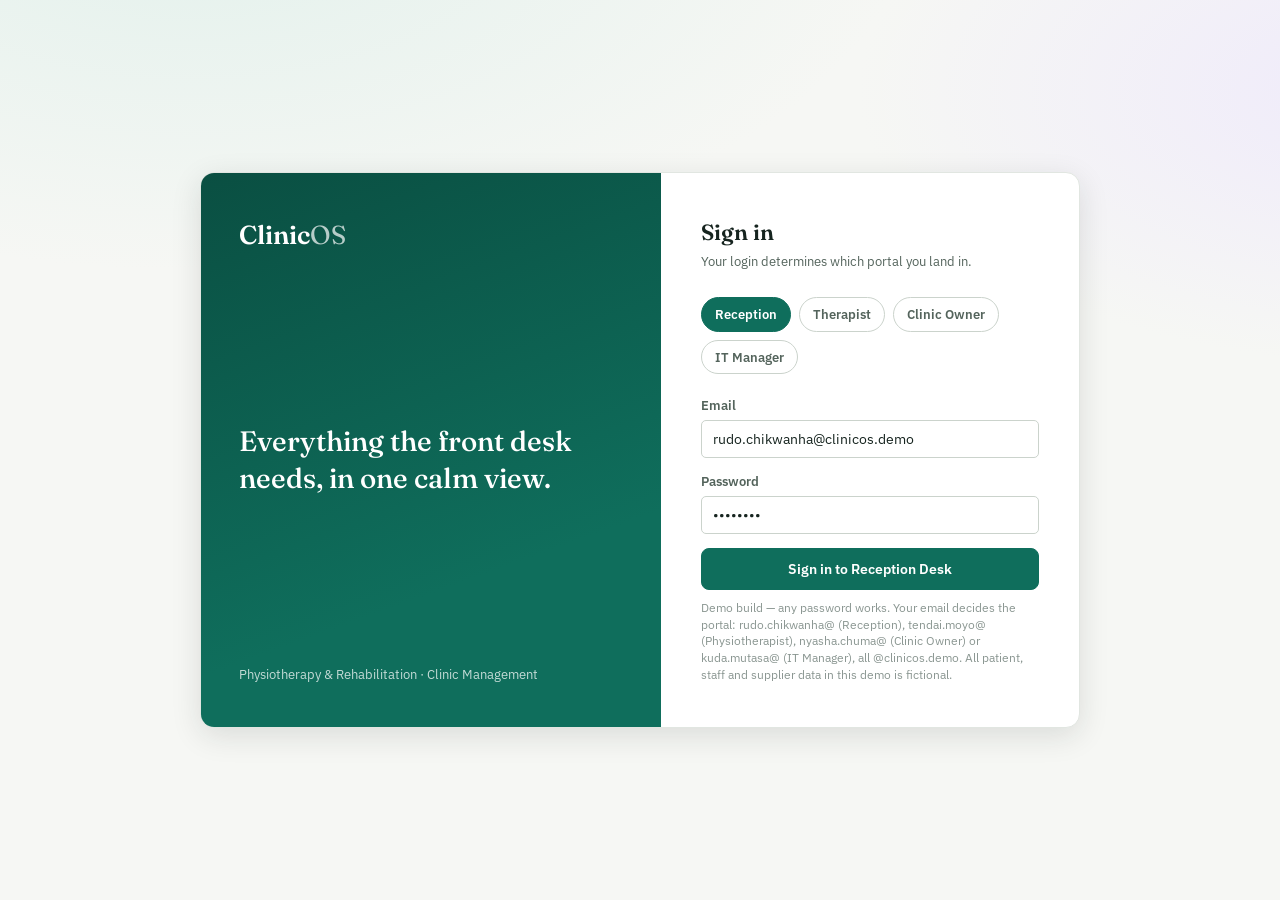
<file: clinic-os-standalone.html>
<!DOCTYPE html>
<html lang="en">
<head>
<meta charset="UTF-8">
<meta name="viewport" content="width=device-width, initial-scale=1, viewport-fit=cover">
<title>Clinic OS — Reception Desk</title>
<link rel="preconnect" href="https://fonts.googleapis.com">
<link rel="preconnect" href="https://fonts.gstatic.com" crossorigin>
<link href="https://fonts.googleapis.com/css2?family=Fraunces:opsz,wght@9..144,400;9..144,500;9..144,600;9..144,700&family=IBM+Plex+Sans:wght@400;500;600;700&family=IBM+Plex+Mono:wght@500&display=swap" rel="stylesheet">
<style>
/* ============ TOKENS ============ */
:root{
  --bg:#F6F7F4;
  --surface:#FFFFFF;
  --surface-2:#F0F2EF;
  --ink:#16241F;
  --ink-soft:#54645C;
  --ink-faint:#8A9691;
  --line:#E1E6E1;
  --line-strong:#CBD3CC;
  --brand:#0F6E5C;
  --brand-dark:#0A4F42;
  --brand-soft:#E3F1EC;
  --blue:#3B6FA0;
  --blue-soft:#EAF1F8;
  --violet:#6E51C0;
  --violet-soft:#EFEAFB;
  --red:#C0392B;
  --red-soft:#FBEAE8;
  --amber:#B4791E;
  --amber-soft:#FBF0DC;
  --clay:#B5502A;
  --clay-soft:#F7E7DE;
  --radius-s:5px;
  --radius-m:8px;
  --radius-l:14px;
  --shadow-panel: 0 8px 30px rgba(22,36,31,.12);
  --font-display:'Fraunces', serif;
  --font-ui:'IBM Plex Sans', sans-serif;
  --font-mono:'IBM Plex Mono', monospace;
  --sidebar-w:250px;
  --sidebar-w-collapsed:68px;
  --topbar-h:60px;
  box-sizing:border-box;
}
:root:not([data-theme="light"]) {}
*,*::before,*::after{box-sizing:inherit;}
html,body{height:100%;}
body{
  margin:0;
  background:var(--bg);
  color:var(--ink);
  font-family:var(--font-ui);
  font-size:14px;
  line-height:1.45;
  -webkit-font-smoothing:antialiased;
  padding-top:env(safe-area-inset-top,0px);
  padding-bottom:env(safe-area-inset-bottom,0px);
}
html{scroll-padding-top:env(safe-area-inset-top,0px);}
h1,h2,h3,h4{font-family:var(--font-display);font-weight:600;margin:0;color:var(--ink);}
p{margin:0;}
button{font-family:var(--font-ui);}
input,select,textarea{font-family:var(--font-ui);}
a{color:inherit;}
::selection{background:var(--brand-soft);}
:focus-visible{outline:2px solid var(--brand);outline-offset:2px;}
img{max-width:100%;}
.hidden{display:none !important;}
.scrollx{overflow-x:auto;}

/* ============ BUTTONS / INPUTS ============ */
.btn{
  display:inline-flex;align-items:center;gap:6px;justify-content:center;
  font-size:13.5px;font-weight:600;padding:9px 14px;border-radius:var(--radius-m);
  border:1px solid var(--line-strong);background:var(--surface);color:var(--ink);
  cursor:pointer;transition:background .12s ease, border-color .12s ease, transform .05s ease;
  white-space:nowrap;
}
.btn:hover{border-color:var(--ink-faint);}
.btn:active{transform:translateY(1px);}
.btn-primary{background:var(--brand);border-color:var(--brand);color:#fff;}
.btn-primary:hover{background:var(--brand-dark);border-color:var(--brand-dark);}
.btn-ghost{border-color:transparent;background:transparent;}
.btn-ghost:hover{background:var(--surface-2);}
.btn-danger{color:var(--red);border-color:var(--red-soft);background:var(--red-soft);}
.btn-danger:hover{background:#f4d9d6;}
.btn-sm{padding:6px 10px;font-size:12.5px;border-radius:var(--radius-s);}
.btn-icon{padding:8px;width:36px;height:36px;border-radius:var(--radius-m);}
.btn:disabled{opacity:.45;cursor:not-allowed;}

.field{display:flex;flex-direction:column;gap:6px;margin-bottom:14px;}
.field label{font-size:12.5px;font-weight:600;color:var(--ink-soft);}
.field .hint{font-size:11.5px;color:var(--ink-faint);font-weight:400;}
.input,select.input,textarea.input{
  border:1px solid var(--line-strong);border-radius:var(--radius-s);padding:9px 11px;
  font-size:13.5px;background:var(--surface);color:var(--ink);width:100%;
}
.input:focus{border-color:var(--brand);}
textarea.input{resize:vertical;min-height:64px;}
.row-2{display:grid;grid-template-columns:1fr 1fr;gap:14px;}
.row-3{display:grid;grid-template-columns:1fr 1fr 1fr;gap:14px;}

/* ============ LOGIN ============ */
#login-screen{
  min-height:100vh;display:flex;align-items:center;justify-content:center;
  background:
    radial-gradient(1200px 600px at 15% -10%, #E3F1EC 0%, transparent 60%),
    radial-gradient(1000px 500px at 110% 10%, #EFEAFB 0%, transparent 55%),
    var(--bg);
  padding:24px;
}
.login-card{
  width:100%;max-width:880px;background:var(--surface);border:1px solid var(--line);
  border-radius:var(--radius-l);overflow:hidden;box-shadow:var(--shadow-panel);
  display:grid;grid-template-columns:1.1fr 1fr;
}
.login-brand{
  background:linear-gradient(160deg,var(--brand-dark),var(--brand) 70%);
  color:#fff;padding:44px 38px;display:flex;flex-direction:column;justify-content:space-between;
}
.login-brand .mark{font-family:var(--font-display);font-size:26px;font-weight:600;}
.login-brand .mark span{opacity:.7;font-weight:400;}
.login-brand .pitch{font-family:var(--font-display);font-size:28px;line-height:1.3;font-weight:500;max-width:340px;}
.login-brand .foot{font-size:12.5px;opacity:.75;}
.login-form{padding:44px 40px;}
.login-form h1{font-size:22px;margin-bottom:4px;}
.login-form .sub{color:var(--ink-soft);font-size:13px;margin-bottom:26px;}
.role-picker{display:flex;gap:8px;margin-bottom:22px;flex-wrap:wrap;}
.role-chip{
  border:1px solid var(--line-strong);border-radius:999px;padding:7px 13px;font-size:12.5px;font-weight:600;
  cursor:pointer;color:var(--ink-soft);background:var(--surface);
}
.role-chip.active{background:var(--brand);border-color:var(--brand);color:#fff;}
.login-note{font-size:11.5px;color:var(--ink-faint);margin-top:10px;}

/* ============ APP SHELL ============ */
#app{display:flex;height:100vh;overflow:hidden;}
#sidebar{
  width:var(--sidebar-w);flex:none;background:var(--surface);border-right:1px solid var(--line);
  display:flex;flex-direction:column;transition:width .16s ease;
}
#sidebar.collapsed{width:0;border-right:none;overflow:hidden;}
.sb-brand{
  display:flex;align-items:center;gap:10px;padding:16px 18px;border-bottom:1px solid var(--line);height:var(--topbar-h);
}
.sb-brand .dot{width:26px;height:26px;border-radius:7px;background:var(--brand);flex:none;
  display:flex;align-items:center;justify-content:center;color:#fff;font-family:var(--font-display);font-weight:600;font-size:14px;}
.sb-brand .name{font-family:var(--font-display);font-weight:600;font-size:16px;white-space:nowrap;overflow:hidden;}
#sidebar.collapsed .name, #sidebar.collapsed .sb-label, #sidebar.collapsed .sb-section-title{display:none;}
.sb-scroll{flex:1;overflow-y:auto;overflow-x:hidden;padding:12px 10px;}
.sb-section-title{font-size:11px;text-transform:none;color:var(--ink-faint);font-weight:600;padding:14px 10px 6px;letter-spacing:.2px;}
.sb-item{
  display:flex;align-items:center;gap:11px;padding:9px 10px;border-radius:var(--radius-m);cursor:pointer;
  color:var(--ink-soft);font-weight:500;font-size:13.5px;margin-bottom:1px;position:relative;
}
.sb-item:hover{background:var(--surface-2);}
.sb-item.active{background:var(--brand-soft);color:var(--brand-dark);font-weight:600;}
.sb-item .ic{width:19px;flex:none;display:flex;align-items:center;justify-content:center;}
.sb-item .badge{
  margin-left:auto;background:var(--clay);color:#fff;border-radius:999px;padding:1px 7px;font-size:10.5px;font-weight:700;
}
#sidebar.collapsed .badge{display:none;}
.sb-footer{border-top:1px solid var(--line);padding:10px;}
.sb-collapse-btn{width:100%;justify-content:flex-start;color:var(--ink-faint);}

#main-col{flex:1;min-width:0;display:flex;flex-direction:column;}
#topbar{
  height:var(--topbar-h);flex:none;border-bottom:1px solid var(--line);background:var(--surface);
  display:flex;align-items:center;gap:12px;padding:0 18px;padding-top:env(safe-area-inset-top,0px);
}
.search-wrap{position:relative;flex:1;max-width:440px;}
.search-wrap input{
  width:100%;padding:8px 12px 8px 34px;border-radius:999px;border:1px solid var(--line-strong);
  background:var(--surface-2);font-size:13px;
}
.search-wrap .sicon{position:absolute;left:12px;top:50%;transform:translateY(-50%);color:var(--ink-faint);}
.search-results{
  position:absolute;top:calc(100% + 8px);left:0;width:100%;min-width:360px;background:var(--surface);
  border:1px solid var(--line);border-radius:var(--radius-m);box-shadow:var(--shadow-panel);z-index:60;
  max-height:70vh;overflow-y:auto;padding:8px;
}
.search-group-title{font-size:11px;font-weight:700;color:var(--ink-faint);padding:8px 8px 4px;}
.search-row{display:flex;align-items:center;justify-content:space-between;padding:8px;border-radius:var(--radius-s);cursor:pointer;}
.search-row:hover{background:var(--surface-2);}
.search-row .t1{font-weight:600;font-size:13px;}
.search-row .t2{font-size:11.5px;color:var(--ink-faint);}
#topbar .spacer{flex:1;}
.qa-wrap{position:relative;}
.qa-menu{
  position:absolute;top:calc(100% + 8px);right:0;background:var(--surface);border:1px solid var(--line);
  border-radius:var(--radius-m);box-shadow:var(--shadow-panel);width:230px;padding:6px;z-index:60;
}
.qa-menu button{
  width:100%;text-align:left;padding:9px 10px;border-radius:var(--radius-s);border:none;background:none;
  font-size:13px;font-weight:500;cursor:pointer;display:flex;align-items:center;gap:9px;color:var(--ink);
}
.qa-menu button:hover{background:var(--surface-2);}
.icon-btn{position:relative;width:36px;height:36px;border-radius:999px;border:1px solid transparent;background:none;
  display:flex;align-items:center;justify-content:center;cursor:pointer;color:var(--ink-soft);}
.icon-btn:hover{background:var(--surface-2);}
.icon-btn .dot{position:absolute;top:6px;right:6px;width:8px;height:8px;border-radius:999px;background:var(--clay);border:2px solid var(--surface);}
.avatar{width:32px;height:32px;border-radius:999px;background:var(--brand-soft);color:var(--brand-dark);
  display:flex;align-items:center;justify-content:center;font-weight:700;font-size:12.5px;}

#main{flex:1;overflow-y:auto;padding:26px 30px 60px;}
.view{max-width:1360px;margin:0 auto;}

/* ============ DASHBOARD ============ */
.dash-head{display:flex;align-items:flex-start;justify-content:space-between;margin-bottom:22px;gap:20px;flex-wrap:wrap;}
.dash-head h1{font-size:26px;margin-bottom:6px;}
.dash-meta{color:var(--ink-soft);font-size:13px;display:flex;gap:14px;flex-wrap:wrap;}
.dash-meta span{display:inline-flex;align-items:center;gap:6px;}

.stat-strip{
  display:flex;border:1px solid var(--line);border-radius:var(--radius-m);background:var(--surface);
  margin-bottom:26px;overflow:hidden;
}
.stat{
  flex:1;padding:16px 20px;cursor:pointer;border-right:1px solid var(--line);transition:background .12s;
}
.stat:last-child{border-right:none;}
.stat:hover{background:var(--surface-2);}
.stat .n{font-family:var(--font-display);font-size:28px;font-weight:600;line-height:1;}
.stat .l{font-size:12px;color:var(--ink-soft);margin-top:6px;font-weight:500;}

.dash-grid{display:grid;grid-template-columns:1.6fr 1fr;gap:22px;align-items:start;}
.panel{background:var(--surface);border:1px solid var(--line);border-radius:var(--radius-m);}
.panel-head{display:flex;align-items:center;justify-content:space-between;padding:16px 18px;border-bottom:1px solid var(--line);}
.panel-head h3{font-size:15.5px;}
.panel-body{padding:6px 0;}
.panel-body.pad{padding:16px 18px;}

.sched-row{display:grid;grid-template-columns:64px 1fr auto auto;gap:14px;align-items:center;padding:11px 18px;border-bottom:1px solid var(--line);}
.sched-row:last-child{border-bottom:none;}
.sched-time{font-family:var(--font-mono);font-size:12px;color:var(--ink-soft);}
.sched-main .name{font-weight:600;font-size:13.5px;}
.sched-main .sub{font-size:12px;color:var(--ink-faint);margin-top:2px;}
.sched-room{font-size:12px;color:var(--ink-soft);white-space:nowrap;}

.chip{display:inline-flex;align-items:center;gap:5px;padding:3px 9px;border-radius:999px;font-size:11.5px;font-weight:600;white-space:nowrap;}
.chip::before{content:'';width:6px;height:6px;border-radius:999px;background:currentColor;}
.chip-confirmed{background:var(--blue-soft);color:var(--blue);}
.chip-checkedin{background:var(--brand-soft);color:var(--brand-dark);}
.chip-insession{background:var(--violet-soft);color:var(--violet);}
.chip-completed{background:var(--surface-2);color:var(--ink-soft);}
.chip-cancelled{background:var(--red-soft);color:var(--red);}
.chip-noshow{background:var(--amber-soft);color:var(--amber);}
.chip-instock{background:var(--brand-soft);color:var(--brand-dark);}
.chip-lowstock{background:var(--amber-soft);color:var(--amber);}
.chip-outstock{background:var(--red-soft);color:var(--red);}
.chip-expiring{background:var(--clay-soft);color:var(--clay);}
.chip-draft{background:var(--surface-2);color:var(--ink-soft);}
.chip-submitted{background:var(--blue-soft);color:var(--blue);}
.chip-approved{background:var(--brand-soft);color:var(--brand-dark);}
.chip-ordered{background:var(--violet-soft);color:var(--violet);}
.chip-received{background:var(--brand-soft);color:var(--brand-dark);}

.queue-row{display:flex;align-items:center;gap:10px;padding:11px 18px;border-bottom:1px solid var(--line);}
.queue-row:last-child{border-bottom:none;}
.queue-row .qn{font-weight:600;font-size:13px;flex:1;}
.queue-row .qt{font-size:11.5px;color:var(--ink-faint);}
.wait-flag{color:var(--red);font-weight:700;}

.notif-mini{padding:11px 18px;border-bottom:1px solid var(--line);font-size:12.5px;}
.notif-mini:last-child{border-bottom:none;}
.notif-mini .t{font-weight:600;margin-bottom:2px;}
.notif-mini .d{color:var(--ink-faint);font-size:11.5px;}
.empty-note{padding:20px 18px;color:var(--ink-faint);font-size:13px;}

/* ============ CALENDAR ============ */
.cal-toolbar{display:flex;align-items:center;gap:12px;margin-bottom:18px;flex-wrap:wrap;}
.cal-toolbar h1{font-size:22px;}
.seg{display:flex;border:1px solid var(--line-strong);border-radius:var(--radius-m);overflow:hidden;}
.seg button{border:none;background:var(--surface);padding:7px 13px;font-size:12.5px;font-weight:600;cursor:pointer;color:var(--ink-soft);border-right:1px solid var(--line-strong);}
.seg button:last-child{border-right:none;}
.seg button.active{background:var(--brand);color:#fff;}
.cal-nav{display:flex;align-items:center;gap:6px;}
.cal-range{font-weight:600;font-size:14px;min-width:190px;}

.cal-wrap{border:1px solid var(--line);border-radius:var(--radius-m);background:var(--surface);overflow:hidden;}
.cal-grid-scroll{overflow-x:auto;}
.cal-grid{display:grid;min-width:900px;}
.cal-head-row{display:grid;position:sticky;top:0;background:var(--surface);z-index:5;border-bottom:1px solid var(--line);}
.cal-head-cell{padding:10px 12px;font-size:12.5px;font-weight:700;border-left:1px solid var(--line);text-align:center;}
.cal-head-cell:first-child{border-left:none;}
.cal-head-cell .d2{font-weight:400;color:var(--ink-faint);font-size:11px;}
.cal-body{position:relative;}
.cal-time-col{position:relative;}
.cal-time-label{height:52px;font-size:10.5px;color:var(--ink-faint);text-align:right;padding-right:8px;
  transform:translateY(-6px);font-family:var(--font-mono);}
.cal-col{position:relative;border-left:1px solid var(--line);}
.cal-slot{height:26px;border-bottom:1px solid var(--line);}
.cal-slot.hour{border-bottom:1px solid var(--line-strong);}
.cal-slot.avail:hover{background:var(--brand-soft);cursor:pointer;}
.cal-slot.unavailable{background:repeating-linear-gradient(135deg, var(--surface-2), var(--surface-2) 5px, var(--bg) 5px, var(--bg) 10px);}

.appt-block{
  position:absolute;left:3px;right:3px;border-radius:var(--radius-s);padding:5px 7px;font-size:11px;
  overflow:hidden;cursor:grab;border-left:3px solid; box-shadow:0 1px 2px rgba(0,0,0,.06); z-index:2;
}
.appt-block .t{font-weight:700;white-space:nowrap;overflow:hidden;text-overflow:ellipsis;}
.appt-block .s{opacity:.85;white-space:nowrap;overflow:hidden;text-overflow:ellipsis;}
.appt-block .rz{position:absolute;bottom:0;left:0;right:0;height:6px;cursor:ns-resize;}
.appt-confirmed{background:var(--blue-soft);border-color:var(--blue);color:#234a6b;}
.appt-checkedin{background:var(--brand-soft);border-color:var(--brand);color:var(--brand-dark);}
.appt-insession{background:var(--violet-soft);border-color:var(--violet);color:#4a3585;}
.appt-completed{background:var(--surface-2);border-color:var(--ink-faint);color:var(--ink-soft);}
.appt-cancelled{background:var(--red-soft);border-color:var(--red);color:#8c2a1f;text-decoration:line-through;}
.appt-noshow{background:var(--amber-soft);border-color:var(--amber);color:#7a5011;}
.appt-block.dragging{opacity:.5;}
.cal-col.dragover{background:var(--brand-soft);}

.agenda-day{border-bottom:1px solid var(--line);}
.agenda-day-head{padding:10px 16px;background:var(--surface-2);font-weight:700;font-size:12.5px;}
.month-grid{display:grid;grid-template-columns:repeat(7,1fr);}
.month-cell{min-height:96px;border-right:1px solid var(--line);border-bottom:1px solid var(--line);padding:8px;cursor:pointer;}
.month-cell:hover{background:var(--surface-2);}
.month-cell .mn{font-size:12px;font-weight:700;color:var(--ink-soft);margin-bottom:6px;}
.month-cell.today .mn{color:var(--brand);}
.month-count{font-size:11px;background:var(--brand-soft);color:var(--brand-dark);border-radius:999px;padding:2px 7px;display:inline-block;}

/* ============ PATIENTS ============ */
.patients-layout{display:grid;grid-template-columns:400px 1fr;gap:20px;align-items:start;}
.p-list{border:1px solid var(--line);border-radius:var(--radius-m);background:var(--surface);overflow:hidden;}
.p-list-head{padding:14px 16px;border-bottom:1px solid var(--line);}
.p-list-search{position:relative;}
.p-row{padding:12px 16px;border-bottom:1px solid var(--line);cursor:pointer;display:flex;justify-content:space-between;gap:10px;}
.p-row:hover{background:var(--surface-2);}
.p-row.active{background:var(--brand-soft);}
.p-row .pn{font-weight:600;font-size:13.5px;}
.p-row .pid{font-size:11px;color:var(--ink-faint);font-family:var(--font-mono);}
.p-row .pmeta{font-size:11.5px;color:var(--ink-faint);margin-top:2px;}
.p-detail{border:1px solid var(--line);border-radius:var(--radius-m);background:var(--surface);min-height:400px;}
.p-detail-head{padding:20px 24px;border-bottom:1px solid var(--line);display:flex;justify-content:space-between;align-items:flex-start;gap:16px;flex-wrap:wrap;}
.p-detail-head h2{font-size:20px;}
.p-detail-head .pid2{font-family:var(--font-mono);font-size:12px;color:var(--ink-faint);margin-top:4px;}
.tabs{display:flex;gap:4px;border-bottom:1px solid var(--line);padding:0 24px;}
.tab{padding:12px 4px;font-size:13px;font-weight:600;color:var(--ink-faint);cursor:pointer;border-bottom:2px solid transparent;margin-right:22px;}
.tab.active{color:var(--brand-dark);border-bottom-color:var(--brand);}
.tab-panel{padding:20px 24px;}
.kv-grid{display:grid;grid-template-columns:1fr 1fr;gap:16px 26px;}
.kv{border-bottom:1px solid var(--line);padding-bottom:10px;}
.kv .k{font-size:11px;color:var(--ink-faint);font-weight:600;margin-bottom:3px;}
.kv .v{font-size:13.5px;font-weight:500;}
.locked-row{display:flex;align-items:center;gap:8px;color:var(--ink-faint);font-size:12.5px;padding:10px 0;border-top:1px solid var(--line);margin-top:6px;}

/* ============ TABLE ============ */
table.dtable{width:100%;border-collapse:collapse;font-size:13px;}
table.dtable th{text-align:left;font-size:11px;color:var(--ink-faint);font-weight:700;padding:10px 14px;border-bottom:1px solid var(--line);white-space:nowrap;}
table.dtable td{padding:11px 14px;border-bottom:1px solid var(--line);vertical-align:middle;}
table.dtable tr:last-child td{border-bottom:none;}
table.dtable tr.clickable:hover{background:var(--surface-2);cursor:pointer;}

/* ============ INVENTORY ============ */
.inv-tabs{display:flex;gap:6px;margin:20px 0 16px;flex-wrap:wrap;}
.inv-tab{padding:7px 14px;border-radius:999px;border:1px solid var(--line-strong);background:var(--surface);font-size:12.5px;font-weight:600;cursor:pointer;color:var(--ink-soft);}
.inv-tab.active{background:var(--ink);color:#fff;border-color:var(--ink);}
.alert-card{display:flex;justify-content:space-between;align-items:center;padding:14px 18px;border:1px solid var(--line);border-radius:var(--radius-m);background:var(--surface);margin-bottom:10px;}
.alert-card .an{font-weight:700;font-size:13.5px;}
.alert-card .ad{font-size:12px;color:var(--ink-soft);margin-top:3px;}
.section-title{font-size:15.5px;margin:26px 0 12px;}

/* ============ SIDE PANEL / MODAL ============ */
.overlay{position:fixed;inset:0;background:rgba(22,36,31,.35);z-index:100;display:flex;justify-content:flex-end;}
.overlay.center{align-items:center;justify-content:center;}
.side-panel{width:420px;max-width:92vw;height:100%;background:var(--surface);box-shadow:var(--shadow-panel);
  display:flex;flex-direction:column;animation:slidein .18s ease;}
@keyframes slidein{from{transform:translateX(24px);opacity:.4;}to{transform:translateX(0);opacity:1;}}
.modal-box{width:560px;max-width:92vw;max-height:88vh;background:var(--surface);border-radius:var(--radius-l);
  box-shadow:var(--shadow-panel);display:flex;flex-direction:column;overflow:hidden;}
.panel-title-row{display:flex;align-items:center;justify-content:space-between;padding:18px 22px;border-bottom:1px solid var(--line);}
.panel-title-row h2{font-size:17px;}
.panel-scroll{flex:1;overflow-y:auto;padding:20px 22px;}
.panel-actions{padding:16px 22px;border-top:1px solid var(--line);display:flex;gap:10px;justify-content:flex-end;flex-wrap:wrap;}
.panel-actions.left{justify-content:space-between;}
.wizard-steps{display:flex;gap:6px;margin-bottom:20px;}
.wizard-steps .st{flex:1;height:4px;border-radius:2px;background:var(--line-strong);}
.wizard-steps .st.done{background:var(--brand);}

/* ============ TOAST ============ */
#toast-host{position:fixed;bottom:22px;right:22px;z-index:200;display:flex;flex-direction:column;gap:10px;}
.toast{background:var(--ink);color:#fff;padding:12px 16px;border-radius:var(--radius-m);font-size:13px;
  box-shadow:var(--shadow-panel);max-width:320px;animation:toastin .15s ease;}
@keyframes toastin{from{transform:translateY(6px);opacity:0;}to{transform:translateY(0);opacity:1;}}


/* ============ ADDITIONS ============ */
#sidebar.collapsed ~ #main-col .dash-side{display:none;}
#sidebar.collapsed ~ #main-col .dash-grid{grid-template-columns:1fr;}
.avatar-btn{border:none;cursor:pointer;}
.avatar-btn:hover{background:#cfe6dd;}
.plus-btn{width:36px;height:36px;padding:0;font-size:22px;line-height:1;border-radius:999px;}
.menu-head{padding:8px 10px 10px;border-bottom:1px solid var(--line);margin-bottom:6px;}
.menu-head .mh1{font-weight:700;font-size:13px;}
.menu-head .mh2{font-size:11.5px;color:var(--ink-faint);}
.qa-menu .danger{color:var(--red);}
.cal-nav .cal-range{min-width:120px;text-align:center;font-family:var(--font-mono);font-size:14px;}
.side-panel.wide{width:580px;}
.dir-toolbar{display:flex;align-items:center;justify-content:space-between;gap:12px;padding:14px 18px;border-bottom:1px solid var(--line);}
.dir-toolbar .input{max-width:420px;}
.dir-count{font-size:12.5px;color:var(--ink-faint);white-space:nowrap;}
.dir-letter td{background:var(--surface-2);font-family:var(--font-display);font-weight:600;font-size:13px;color:var(--brand-dark);padding:6px 18px;}
.dir-name{display:flex;align-items:center;gap:12px;}
.dir-name .sub{font-size:11.5px;color:var(--ink-faint);}
table.dir-table td:first-child,table.dir-table th:first-child{padding-left:18px;}
table.dir-table tr.dir-row:hover,table.dir-table tr.dir-row:focus-visible{background:var(--brand-soft);cursor:pointer;}
.mono{font-family:var(--font-mono);font-size:12px;color:var(--ink-soft);}
.filter-grid{display:grid;grid-template-columns:repeat(auto-fit,minmax(190px,1fr));gap:0 14px;}
.check-row{display:flex;gap:18px;flex-wrap:wrap;margin:4px 0 16px;}
.check-row label{display:flex;align-items:center;gap:7px;font-size:13px;font-weight:500;}
.kpi-grid{display:grid;grid-template-columns:repeat(auto-fill,minmax(160px,1fr));gap:1px;background:var(--line);border:1px solid var(--line);border-radius:var(--radius-m);overflow:hidden;margin-bottom:8px;}
.kpi-grid .k{background:var(--surface);padding:14px 18px;}
.kpi-grid .n{font-family:var(--font-display);font-size:24px;font-weight:600;line-height:1;}
.kpi-grid .l{font-size:12px;color:var(--ink-soft);margin-top:6px;}
.rp-title{margin:26px 0 4px;}
.rp-title h2{font-size:20px;}
.rp-sub{font-size:12.5px;color:var(--ink-soft);margin-top:4px;}
@media print{
  #sidebar,#topbar,.no-print{display:none !important;}
  #app{display:block;height:auto;overflow:visible;}
  #main{overflow:visible;padding:0;}
}


/* ============ PHYSIO PORTAL ============ */
.side-panel.xwide{width:min(1040px,96vw);}
.doc-grid{display:grid;grid-template-columns:1.5fr 1fr;gap:22px;padding:20px 24px;}
.doc-prev{background:var(--surface-2);border-radius:var(--radius-m);padding:14px 16px;font-size:12.5px;align-self:start;white-space:pre-wrap;}
.doc-prev b{display:block;margin-top:10px;font-size:11px;color:var(--ink-faint);}
.bar{height:8px;background:var(--surface-2);border-radius:99px;overflow:hidden;margin:6px 0;}
.bar i{display:block;height:100%;background:var(--brand);}
.tl-row{display:flex;gap:12px;padding:10px 0;border-bottom:1px solid var(--line);cursor:pointer;align-items:center;}
.tl-row:hover{background:var(--surface-2);}
.tl-row .d{width:84px;flex:none;font-family:var(--font-mono);font-size:12px;color:var(--ink-faint);}
.alert-chip{background:var(--clay-soft);color:var(--clay);border-radius:99px;padding:3px 10px;font-size:11.5px;font-weight:600;display:inline-block;margin:0 6px 6px 0;}
@media (max-width:900px){.doc-grid{grid-template-columns:1fr;}}
@media print{body.pr #app{display:none !important;} body.pr .overlay{position:static;display:block;background:none;} body.pr .side-panel{width:auto;max-width:none;box-shadow:none;height:auto;animation:none;} body.pr .panel-scroll{overflow:visible;}}

/* ============ RESPONSIVE ============ */
@media (max-width: 1150px){
  .dash-grid{grid-template-columns:1fr;}
}
@media (max-width: 760px){
  #main{padding:16px;}
  .stat-strip{flex-wrap:wrap;}
  .stat{flex:1 1 45%;border-bottom:1px solid var(--line);}
  .row-2,.row-3{grid-template-columns:1fr;}
  .search-wrap{max-width:none;}
  .cal-toolbar h1{display:none;}
  #sidebar:not(.collapsed){position:fixed;z-index:90;top:0;bottom:0;left:0;box-shadow:var(--shadow-panel);}
}
</style>
</head>
<body>

<!-- ============ LOGIN ============ -->
<div id="login-screen">
  <div class="login-card">
    <div class="login-brand">
      <div>
        <div class="mark">Clinic<span>OS</span></div>
      </div>
      <div class="pitch">Everything the front desk needs, in one calm view.</div>
      <div class="foot">Physiotherapy &amp; Rehabilitation · Clinic Management</div>
    </div>
    <div class="login-form">
      <h1>Sign in</h1>
      <div class="sub">Your login determines which portal you land in.</div>
      <div class="role-picker" id="role-picker">
        <div class="role-chip active" data-role="reception">Reception</div>
        <div class="role-chip" data-role="therapist">Therapist</div>
        <div class="role-chip" data-role="owner">Clinic Owner</div>
        <div class="role-chip" data-role="it">IT Manager</div>
      </div>
      <div class="field">
        <label>Email</label>
        <input class="input" id="login-email" value="rudo.chikwanha@clinicos.demo">
      </div>
      <div class="field">
        <label>Password</label>
        <input class="input" type="password" id="login-pass" value="••••••••">
      </div>
      <button class="btn btn-primary" style="width:100%;padding:11px;" id="login-btn">Sign in to Reception Desk</button>
      <div class="login-note">Demo build — any password works. Your email decides the portal: rudo.chikwanha@ (Reception), tendai.moyo@ (Physiotherapist), nyasha.chuma@ (Clinic Owner) or kuda.mutasa@ (IT Manager), all @clinicos.demo. All patient, staff and supplier data in this demo is fictional.</div>
    </div>
  </div>
</div>

<!-- ============ APP SHELL ============ -->
<div id="app" class="hidden">
  <div id="sidebar">
    <div class="sb-brand">
      <div class="dot">C</div>
      <div class="name">Clinic<span style="opacity:.5;font-weight:400">OS</span></div>
    </div>
    <div class="sb-scroll">
      <div class="sb-section-title">Main</div>
      <div class="sb-item" data-view="dashboard"><span class="ic">▦</span><span class="sb-label">Dashboard</span></div>
      <div class="sb-item" data-view="calendar"><span class="ic">▤</span><span class="sb-label">Calendar</span></div>
      <div class="sb-item" data-view="patients"><span class="ic">◍</span><span class="sb-label">Patients</span></div>
      <div class="sb-item" data-view="inventory"><span class="ic">▣</span><span class="sb-label">Inventory</span><span class="badge" id="sb-inv-badge">0</span></div>
      <div class="sb-item" data-view="reports"><span class="ic">▥</span><span class="sb-label">Reports</span></div>

      <div class="sb-section-title">Additional</div>
      <div class="sb-item" data-view="settings"><span class="ic">⚙</span><span class="sb-label">Settings</span></div>
      <div class="sb-item" data-view="help"><span class="ic">?</span><span class="sb-label">Help</span></div>
    </div>
  </div>

  <div id="main-col">
    <div id="topbar">
      <button class="icon-btn" id="mobile-collapse-btn" title="Toggle menu">☰</button>
      <div class="search-wrap">
        <span class="sicon">⌕</span>
        <input id="global-search" placeholder="Search patients, appointments, inventory, suppliers…" autocomplete="off">
        <div class="search-results hidden" id="search-results"></div>
      </div>
      <div class="spacer"></div>
      <div class="qa-wrap">
        <button class="btn btn-primary plus-btn" id="qa-btn" title="Quick actions" aria-label="Quick actions">+</button>
        <div class="qa-menu hidden" id="qa-menu">
          <button data-qa="register-patient">◍ Register Patient</button>
          <button data-qa="book-appointment">▤ Book Appointment</button>
          <button data-qa="check-in">✓ Check In Patient</button>
          <button data-qa="add-inventory">▣ Add Inventory</button>
          <button data-qa="stock-movement">↕ Record Stock Movement</button>
          <button data-qa="purchase-request">▧ Create Purchase Request</button>
        </div>
      </div>
      <div class="qa-wrap">
        <button class="avatar avatar-btn" id="avatar-btn" aria-label="Account menu" title="Account">RC</button>
        <div class="qa-menu hidden" id="avatar-menu">
          <div class="menu-head"><div class="mh1">Rudo Chikwanha</div><div class="mh2">Receptionist</div></div>
          <button id="menu-profile">◍ View profile</button>
          <button id="menu-logout" class="danger">⏻ Log out</button>
        </div>
      </div>
    </div>
    <div id="main">
      <div class="view" id="view-dashboard"></div>
      <div class="view hidden" id="view-calendar"></div>
      <div class="view hidden" id="view-patients"></div>
      <div class="view hidden" id="view-inventory"></div>
      <div class="view hidden" id="view-reports"></div>
      <div class="view hidden" id="view-settings"></div>
      <div class="view hidden" id="view-help"></div>
    </div>
  </div>
</div>

<div id="modal-root"></div>
<div id="toast-host"></div>

<script>
(function(){
"use strict";

/* ============================================================
   DATA MODEL — seeded in-memory, persisted to localStorage
   ============================================================ */
const STORAGE_KEY = "cos_demo_state_v2";

function uid(prefix){ return prefix + "_" + Math.random().toString(36).slice(2,9); }
function pad(n){ return n<10 ? "0"+n : ""+n; }
function todayISO(){ const d=new Date(); return d.getFullYear()+"-"+pad(d.getMonth()+1)+"-"+pad(d.getDate()); }
function addDays(iso, n){ const d=new Date(iso+"T00:00:00"); d.setDate(d.getDate()+n); return d.getFullYear()+"-"+pad(d.getMonth()+1)+"-"+pad(d.getDate()); }
function dayName(iso){ return new Date(iso+"T00:00:00").toLocaleDateString(undefined,{weekday:'short'}); }
function fmtDateLong(iso){ return new Date(iso+"T00:00:00").toLocaleDateString(undefined,{weekday:'long', year:'numeric', month:'long', day:'numeric'}); }
function fmtDateShort(iso){ return new Date(iso+"T00:00:00").toLocaleDateString(undefined,{month:'short', day:'numeric'}); }
function fmtDMY(iso){ return iso.split("-").reverse().join("/"); }
function timeToMin(t){ const [h,m]=t.split(":").map(Number); return h*60+m; }
function minToTime(m){ const h=Math.floor(m/60), mm=m%60; return pad(h)+":"+pad(mm); }
function fmtTime(t){ const [h,m]=t.split(":").map(Number); const ap=h>=12?"PM":"AM"; const hh=((h+11)%12)+1; return hh+":"+pad(m)+" "+ap; }
function esc(s){ return (s==null?"":String(s)).replace(/[&<>"']/g, c=>({"&":"&amp;","<":"&lt;",">":"&gt;",'"':"&quot;","'":"&#39;"}[c])); }

const THERAPISTS = [
  {id:"th_tendai", name:"Dr. Tendai Moyo", color:"#3B6FA0"},
  {id:"th_natasha", name:"Dr. Natasha Phiri", color:"#6E51C0"},
  {id:"th_brian", name:"Dr. Brian Ncube", color:"#0F6E5C"},
];
const ROOMS = ["Room 1","Room 2","Room 3","Gym Floor"];
const APPT_TYPES = [
  {id:"initial", name:"Initial Assessment", duration:60, color:"#3B6FA0", room:true},
  {id:"followup", name:"Follow-up", duration:30, color:"#0F6E5C", room:true},
  {id:"physio", name:"Physiotherapy Session", duration:45, color:"#6E51C0", room:true},
  {id:"sports", name:"Sports Rehabilitation", duration:45, color:"#B5502A", room:true},
  {id:"postop", name:"Post-operative Rehabilitation", duration:60, color:"#B4791E", room:true},
  {id:"consult", name:"Consultation", duration:30, color:"#54645C", room:false},
  {id:"review", name:"Review", duration:20, color:"#3B6FA0", room:false},
  {id:"discharge", name:"Discharge Assessment", duration:30, color:"#0F6E5C", room:true},
];
const INV_CATEGORIES = ["Clinical Supplies","Rehabilitation Equipment","Office Supplies"];

function seedState(){
  const today = todayISO();
  const patients = [
    {id:"P-1001", first:"John", last:"Moyo", dob:"1988-04-12", gender:"Male", phone:"+263 77 000 0101", email:"john.moyo@example.com",
     address:"14 Enterprise Rd, Harare", emergency:"Grace Moyo · +263 77 000 0102", reason:"Lower back pain", referral:"Self",
     referringDoctor:"", complaint:"Chronic lower back pain, 3 months", conditions:"None reported", allergies:"None known", medication:"Ibuprofen as needed",
     insurance:"Sample Health Plan A", membership:"CM-88213", commPref:"SMS", consent:"Signed", therapist:"th_tendai", createdAt: addDays(today,-40)},
    {id:"P-1002", first:"Sarah", last:"Kufa", dob:"1995-09-02", gender:"Female", phone:"+263 77 000 0103", email:"sarah.kufa@example.com",
     address:"22 Josiah Tongogara Ave, Harare", emergency:"Tapiwa Kufa · +263 77 000 0104", reason:"Post-op knee rehab", referral:"Referring Doctor",
     referringDoctor:"Dr. F. Chirwa", complaint:"ACL reconstruction follow-up", conditions:"None", allergies:"Penicillin", medication:"None",
     insurance:"Sample Health Plan B", membership:"FM-33210", commPref:"Email", consent:"Signed", therapist:"th_natasha", createdAt: addDays(today,-70)},
    {id:"P-1003", first:"Tapiwa", last:"Marufu", dob:"1979-11-23", gender:"Male", phone:"+263 77 000 0105", email:"t.marufu@example.com",
     address:"5 Borrowdale Rd, Harare", emergency:"Chido Marufu · +263 77 000 0106", reason:"Shoulder mobility", referral:"Referring Doctor",
     referringDoctor:"Dr. N. Sibanda", complaint:"Frozen shoulder, right side", conditions:"Type II diabetes", allergies:"None known", medication:"Metformin",
     insurance:"Sample Health Plan A", membership:"CM-10029", commPref:"Phone", consent:"Signed", therapist:"th_brian", createdAt: addDays(today,-12)},
    {id:"P-1004", first:"Ruvimbo", last:"Chuma", dob:"2001-02-18", gender:"Female", phone:"+263 77 000 0107", email:"ruvimbo.c@example.com",
     address:"9 Samora Machel Ave, Harare", emergency:"Ndau Chuma · +263 77 000 0108", reason:"Sports injury — ankle sprain", referral:"Coach",
     referringDoctor:"", complaint:"Grade II ankle sprain, left", conditions:"None", allergies:"None known", medication:"None",
     insurance:"Uninsured", membership:"", commPref:"SMS", consent:"Signed", therapist:"th_brian", createdAt: addDays(today,-3)},
    {id:"P-1005", first:"Farai", last:"Gumbo", dob:"1966-06-30", gender:"Male", phone:"+263 77 000 0109", email:"farai.gumbo@example.com",
     address:"3 Chinhoyi St, Harare", emergency:"Netsai Gumbo · +263 77 000 0110", reason:"Chronic neck pain", referral:"Self",
     referringDoctor:"", complaint:"Cervical spondylosis", conditions:"Hypertension", allergies:"None known", medication:"Amlodipine",
     insurance:"Sample Health Plan B", membership:"FM-55810", commPref:"Email", consent:"Signed", therapist:"th_tendai", createdAt: addDays(today,-200)},
  ];

  function mk(pid, therapist, type, date, time, status, room){
    const t = APPT_TYPES.find(x=>x.id===type);
    return {id:uid("A"), patientId:pid, therapist, type, date, start:time,
      end:minToTime(timeToMin(time)+t.duration), status, room: room||(t.room?ROOMS[Math.floor(Math.random()*3)]:"—"), notes:""};
  }

  const appointments = [
    mk("P-1001","th_tendai","initial",today,"09:00","confirmed","Room 2"),
    mk("P-1002","th_natasha","followup",today,"09:30","checkedin","Room 1"),
    mk("P-1003","th_brian","physio",today,"10:00","insession","Room 3"),
    mk("P-1004","th_brian","sports",today,"11:00","confirmed","Gym Floor"),
    mk("P-1005","th_tendai","review",today,"11:30","completed","—"),
    mk("P-1001","th_tendai","followup",today,"13:00","confirmed","Room 2"),
    mk("P-1002","th_natasha","postop",today,"14:00","noshow","Room 1"),
    mk("P-1003","th_brian","consult",today,"15:00","confirmed","—"),
    mk("P-1004","th_natasha","physio",today,"15:30","confirmed","Room 1"),
    mk("P-1005","th_tendai","discharge", addDays(today,1),"09:00","confirmed","Room 2"),
    mk("P-1001","th_brian","physio", addDays(today,1),"10:00","confirmed","Room 3"),
    mk("P-1002","th_natasha","followup", addDays(today,-1),"09:00","completed","Room 1"),
    mk("P-1003","th_tendai","physio", addDays(today,2),"09:30","confirmed","Room 2"),
    mk("P-1004","th_brian","sports", addDays(today,2),"11:00","confirmed","Gym Floor"),
    mk("P-1005","th_natasha","review", addDays(today,-2),"14:00","cancelled","—"),
  ];

  const checkIns = appointments.filter(a=>a.status==="checkedin"||a.status==="insession").map(a=>({
    id:uid("CI"), appointmentId:a.id, patientId:a.patientId, checkedInAt:"08:52", status: a.status
  }));

  const suppliers = [
    {id:"SUP-1", name:"Sample Medical Supplies", contact:"Tanaka Moyana", phone:"+263 77 000 0111", email:"orders@example.com",
     address:"Msasa, Harare", products:"Tape, gloves, ultrasound gel", lastOrder: addDays(today,-18), outstanding:1},
    {id:"SUP-2", name:"Sample Rehab Equipment Co", contact:"Linda Basopo", phone:"+263 77 000 0112", email:"sales@example.com",
     address:"Graniteside, Harare", products:"Resistance bands, exercise balls, weights", lastOrder: addDays(today,-45), outstanding:0},
    {id:"SUP-3", name:"Sample Office Supplies", contact:"Kudzai Mhonda", phone:"+263 77 000 0113", email:"office@example.com",
     address:"CBD, Harare", products:"Paper, toner, stationery", lastOrder: addDays(today,-9), outstanding:0},
  ];

  const inventoryItems = [
    {id:"INV-1", name:"Kinesiology Tape", sku:"KT-500", category:"Clinical Supplies", description:"5cm x 5m roll", qty:3, unit:"roll",
     min:10, reorder:20, supplier:"SUP-1", cost:2.4, price:5.0, location:"Store Room A · Shelf 2", expiry: addDays(today,25), batch:"BT-2291"},
    {id:"INV-2", name:"Disposable Gloves (M)", sku:"DG-M-100", category:"Clinical Supplies", description:"Box of 100, nitrile", qty:2, unit:"box",
     min:5, reorder:10, supplier:"SUP-1", cost:6.5, price:0, location:"Store Room A · Shelf 1", expiry: addDays(today,400), batch:"BT-3310"},
    {id:"INV-3", name:"Ultrasound Gel", sku:"UG-250", category:"Clinical Supplies", description:"250ml bottle", qty:14, unit:"bottle",
     min:6, reorder:12, supplier:"SUP-1", cost:1.8, price:0, location:"Store Room A · Shelf 2", expiry: addDays(today,50), batch:"BT-2280"},
    {id:"INV-4", name:"Electrodes (pack of 4)", sku:"EL-4PK", category:"Clinical Supplies", description:"Self-adhesive, reusable", qty:0, unit:"pack",
     min:8, reorder:16, supplier:"SUP-1", cost:3.1, price:0, location:"Store Room A · Shelf 3", expiry: addDays(today,300), batch:"BT-1187"},
    {id:"INV-5", name:"Athletic Tape", sku:"AT-38", category:"Clinical Supplies", description:"3.8cm rigid strapping tape", qty:22, unit:"roll",
     min:10, reorder:20, supplier:"SUP-1", cost:1.9, price:4.0, location:"Store Room A · Shelf 2", expiry: addDays(today,180), batch:"BT-2299"},
    {id:"INV-6", name:"Resistance Bands (set)", sku:"RB-SET5", category:"Rehabilitation Equipment", description:"5-level set", qty:9, unit:"set",
     min:4, reorder:8, supplier:"SUP-2", cost:12.0, price:0, location:"Gym Storage", expiry:"", batch:""},
    {id:"INV-7", name:"Exercise Balls (65cm)", sku:"EB-65", category:"Rehabilitation Equipment", description:"Anti-burst", qty:6, unit:"unit",
     min:3, reorder:6, supplier:"SUP-2", cost:14.5, price:0, location:"Gym Storage", expiry:"", batch:""},
    {id:"INV-8", name:"Foam Rollers", sku:"FR-90", category:"Rehabilitation Equipment", description:"90cm, high-density", qty:5, unit:"unit",
     min:4, reorder:8, supplier:"SUP-2", cost:9.0, price:0, location:"Gym Storage", expiry:"", batch:""},
    {id:"INV-9", name:"Balance Boards", sku:"BB-40", category:"Rehabilitation Equipment", description:"Wobble board", qty:2, unit:"unit",
     min:3, reorder:6, supplier:"SUP-2", cost:22.0, price:0, location:"Gym Storage", expiry:"", batch:""},
    {id:"INV-10", name:"Printer Paper (A4)", sku:"PP-A4", category:"Office Supplies", description:"Ream of 500", qty:18, unit:"ream",
     min:5, reorder:10, supplier:"SUP-3", cost:4.2, price:0, location:"Front Desk Cupboard", expiry:"", batch:""},
    {id:"INV-11", name:"Printer Toner", sku:"TN-880", category:"Office Supplies", description:"Black cartridge", qty:1, unit:"unit",
     min:2, reorder:4, supplier:"SUP-3", cost:38.0, price:0, location:"Front Desk Cupboard", expiry:"", batch:""},
  ];

  const inventoryTransactions = [
    {id:uid("TX"), itemId:"INV-1", type:"Stock Removed", qty:2, date: addDays(today,-1), user:"Rudo Chikwanha", reason:"Used in session"},
    {id:uid("TX"), itemId:"INV-4", type:"Stock Removed", qty:8, date: addDays(today,-2), user:"Rudo Chikwanha", reason:"Used in session"},
    {id:uid("TX"), itemId:"INV-9", type:"Stock Added", qty:2, date: addDays(today,-30), user:"Rudo Chikwanha", reason:"Restock delivery"},
  ];

  const purchaseRequests = [
    {id:"PR-1", items:[{itemId:"INV-4", qty:20}], supplier:"SUP-1", estCost:62.0, requestedBy:"Rudo Chikwanha", date: addDays(today,-2), status:"Submitted"},
    {id:"PR-2", items:[{itemId:"INV-11", qty:4}], supplier:"SUP-3", estCost:152.0, requestedBy:"Rudo Chikwanha", date: addDays(today,-6), status:"Approved"},
  ];

  const notifications = [
    {id:uid("N"), type:"waiting", title:"Sarah K. has been waiting 18 minutes", detail:"Checked in for 09:30 Follow-up with Dr. Natasha", time:"09:48", read:false, urgent:true},
    {id:uid("N"), type:"lowstock", title:"Low stock: Kinesiology Tape", detail:"3 rolls remaining · minimum 10", time:"08:10", read:false, urgent:false},
    {id:uid("N"), type:"outstock", title:"Out of stock: Electrodes (pack of 4)", detail:"Reorder from Sample Medical Supplies", time:"08:10", read:false, urgent:true},
    {id:uid("N"), type:"appointment", title:"New appointment booked", detail:"Ruvimbo Chuma · Sports Rehabilitation · 15:30", time:"07:55", read:true, urgent:false},
    {id:uid("N"), type:"cancellation", title:"Appointment cancelled", detail:"Farai Gumbo · Review · " + fmtDateShort(addDays(today,-2)), time:"Yesterday", read:true, urgent:false},
    {id:uid("N"), type:"expiring", title:"Kinesiology Tape expiring soon", detail:"Batch BT-2291 expires in 25 days", time:"Yesterday", read:true, urgent:false},
  ];

  return {
    patients, appointments, checkIns, suppliers, inventoryItems, inventoryTransactions, purchaseRequests, notifications,
    ui:{ view:"dashboard", sidebarCollapsed:false, calView:"week", calAnchor:today, patientFilter:"", selectedPatientId: patients[0].id, patientTab:"overview",
         invTab:"items", expiryTab:"30" }
  };
}

let state = loadState();
function loadState(){
  try{
    const raw = localStorage.getItem(STORAGE_KEY);
    if(raw) return JSON.parse(raw);
  }catch(e){ /* ignore, fall through to seed */ }
  return seedState();
}
function saveState(){
  try{ localStorage.setItem(STORAGE_KEY, JSON.stringify(state)); }catch(e){ /* storage unavailable, continue in-memory */ }
}

/* ============================================================
   DERIVED HELPERS
   ============================================================ */
function patientById(id){ return state.patients.find(p=>p.id===id); }
function patientName(id){ const p=patientById(id); return p ? p.first+" "+p.last : "Unknown patient"; }
function therapistById(id){ return ALL_TH.find(t=>t.id===id); }
function therapistName(id){ const t=therapistById(id); return t? t.name : id; }
function typeById(id){ return APPT_TYPES.find(t=>t.id===id); }
function typeName(id){ const t=typeById(id); return t? t.name : id; }
function itemById(id){ return state.inventoryItems.find(i=>i.id===id); }
function supplierById(id){ return state.suppliers.find(s=>s.id===id); }
function statusClass(s){ return s.replace(/\s/g,"").toLowerCase(); }
function statusLabel(s){
  return {confirmed:"Confirmed", checkedin:"Checked In", insession:"In Session", completed:"Completed", cancelled:"Cancelled", noshow:"No Show"}[s] || s;
}
function apptsOn(date){ return state.appointments.filter(a=>a.date===date && a.status!=="cancelled" && (ROLE!=="therapist"||a.therapist===ME)); }
function invStatus(item){
  if(item.qty<=0) return "outstock";
  if(item.expiry && daysUntil(item.expiry)<=30 && daysUntil(item.expiry)>=0) return "expiring";
  if(item.qty<=item.min) return "lowstock";
  return "instock";
}
function invStatusLabel(s){ return {instock:"In Stock", lowstock:"Low Stock", outstock:"Out of Stock", expiring:"Expiring Soon"}[s]; }
function daysUntil(iso){ if(!iso) return null; const d=new Date(iso+"T00:00:00"), t=new Date(todayISO()+"T00:00:00"); return Math.round((d-t)/86400000); }
function invValue(){ return state.inventoryItems.reduce((s,i)=>s+i.qty*i.cost,0); }
function unreadNotifCount(){ return state.notifications.filter(n=>!n.read).length; }

function checkConflict(therapist, date, start, end, excludeId){
  return state.appointments.some(a=>
    a.id!==excludeId && a.therapist===therapist && a.date===date && a.status!=="cancelled" &&
    timeToMin(a.start) < timeToMin(end) && timeToMin(a.end) > timeToMin(start)
  );
}
function suggestAlternatives(date, start, end, excludeId){
  const dur = timeToMin(end)-timeToMin(start);
  const free = [];
  THERAPISTS.forEach(th=>{
    if(!checkConflict(th.id, date, start, end, excludeId)) free.push(th.name+" is free at "+fmtTime(start));
  });
  if(free.length) return free;
  // suggest next free slot for first therapist that day
  const th = THERAPISTS[0];
  for(let m=480; m<1080; m+=15){
    const s=minToTime(m), e=minToTime(m+dur);
    if(!checkConflict(th.id, date, s, e, excludeId)){ return [th.name+" is free at "+fmtTime(s)]; }
  }
  return ["No alternative slot found today"];
}

function pushNotification(type, title, detail, urgent){
  state.notifications.unshift({id:uid("N"), type, title, detail, time:"Just now", read:false, urgent:!!urgent});
  saveState();
}
function toast(msg){
  const host = document.getElementById("toast-host");
  const t = document.createElement("div");
  t.className="toast"; t.textContent=msg;
  host.appendChild(t);
  setTimeout(()=>t.remove(), 3400);
}

/* ============================================================
   RENDER: SHELL
   ============================================================ */
function setView(view){
  view = tMap(view);
  state.ui.view = view;
  document.querySelectorAll(".sb-item[data-view]").forEach(el=>el.classList.toggle("active", el.dataset.view===view));
  document.querySelectorAll("#main .view").forEach(el=>el.classList.add("hidden"));
  tEnsureView(view).classList.remove("hidden");
  renderView(view);
  saveState();
}
function renderView(view){
  if(ROLE==="therapist") return tRender(view);
  if(ROLE==="owner"||ROLE==="it") return aRender(view);
  if(view==="dashboard") renderDashboard();
  else if(view==="calendar") renderCalendar();
  else if(view==="patients") renderPatients();
  else if(view==="inventory") renderInventory();
  else if(view==="reports") renderReports();
  else if(view==="settings") renderPlaceholder("settings","Settings","Account and clinic settings for your role will appear here.");
  else if(view==="help") renderPlaceholder("help","Help &amp; Support","Need a hand? Reach the Clinic OS support team from the notification bell, or ask your clinic administrator.");
}
function renderPlaceholder(key, title, body){
  document.getElementById("view-"+key).innerHTML =
    '<div class="dash-head"><div><h1>'+title+'</h1></div></div>' +
    '<div class="panel"><div class="panel-body pad"><p style="color:var(--ink-soft);max-width:520px;">'+body+'</p></div></div>';
}

function refreshBadges(){
  const lowCount = state.inventoryItems.filter(i=> invStatus(i)==="lowstock" || invStatus(i)==="outstock").length;
  const b = document.getElementById("sb-inv-badge"); if(!b) return;
  b.textContent = lowCount;
  b.style.display = lowCount? "inline-block":"none";
}

/* ============================================================
   RENDER: DASHBOARD
   ============================================================ */
function renderDashboard(){
  const today = todayISO();
  const todays = apptsOn(today);
  const checkedIn = todays.filter(a=>a.status==="checkedin"||a.status==="insession").length;
  const completed = todays.filter(a=>a.status==="completed").length;
  const noshow = todays.filter(a=>a.status==="noshow").length;
  const newPatients = state.patients.filter(p=>p.createdAt>=addDays(today,-7)).length;
  const sorted = todays.slice().sort((a,b)=>timeToMin(a.start)-timeToMin(b.start));

  const host = document.getElementById("view-dashboard");
  host.innerHTML = `
  <div class="dash-head">
    <div>
      <h1>Good morning, Rudo</h1>
      <div class="dash-meta"><span>${fmtDateLong(today)}</span></div>
    </div>
    <button class="btn btn-primary" data-qa="book-appointment">+ New Appointment</button>
  </div>

  <div class="stat-strip">
    <div class="stat" data-stat="all"><div class="n">${todays.length}</div><div class="l">Today's Appointments</div></div>
    <div class="stat" data-stat="checkedin"><div class="n">${checkedIn}</div><div class="l">Checked In</div></div>
    <div class="stat" data-stat="completed"><div class="n">${completed}</div><div class="l">Completed</div></div>
    <div class="stat" data-stat="noshow"><div class="n">${noshow}</div><div class="l">No Shows</div></div>
    <div class="stat" data-stat="new"><div class="n">${newPatients}</div><div class="l">New Patients (7d)</div></div>
  </div>

  <div class="dash-grid">
    <div class="panel">
      <div class="panel-head"><h3>Today's Schedule</h3><button class="btn btn-ghost btn-sm" data-view-link="calendar">Open calendar</button></div>
      <div class="panel-body" id="dash-schedule"></div>
    </div>
    <div class="dash-side">
      <div class="panel">
        <div class="panel-head"><h3>Recent Notifications</h3><button class="btn btn-ghost btn-sm" id="dash-see-all-notif">See all</button></div>
        <div class="panel-body" id="dash-notifs"></div>
      </div>
    </div>
  </div>`;

  const schedHost = document.getElementById("dash-schedule");
  schedHost.innerHTML = sorted.length ? sorted.map(a=>`
    <div class="sched-row">
      <div class="sched-time">${fmtTime(a.start)}</div>
      <div class="sched-main">
        <div class="name">${esc(patientName(a.patientId))} <span style="font-weight:400;color:var(--ink-faint)">· ${esc(typeName(a.type))}</span></div>
        <div class="sub">${esc(therapistName(a.therapist))}</div>
      </div>
      <div class="sched-room">${esc(a.room)}</div>
      <span class="chip chip-${statusClass(a.status)}">${statusLabel(a.status)}</span>
    </div>`).join("") : '<div class="empty-note">No appointments scheduled for today yet.</div>';
  schedHost.querySelectorAll(".sched-row").forEach((row,i)=>{
    row.addEventListener("click", ()=>openAppointmentPanel(sorted[i].id));
    row.style.cursor="pointer";
  });

  document.getElementById("dash-notifs").innerHTML = state.notifications.slice(0,4).map(n=>
    `<div class="notif-mini"><div class="t">${esc(n.title)}</div><div class="d">${esc(n.detail)} · ${n.time}</div></div>`).join("");
  document.getElementById("dash-see-all-notif").addEventListener("click", openNotifications);
  host.querySelectorAll("[data-view-link]").forEach(b=> b.addEventListener("click", ()=>setView(b.dataset.viewLink)));
  host.querySelectorAll("[data-qa]").forEach(bindQA);
  host.querySelectorAll(".stat").forEach(s=>{
    s.addEventListener("click", ()=>{
      setView("calendar");
      toast("Showing "+(s.dataset.stat==="all"?"all appointments":s.querySelector(".l").textContent.toLowerCase())+" for today");
    });
  });
}

/* ============================================================
   RENDER: CALENDAR
   ============================================================ */
const CAL_START_MIN = 8*60, CAL_END_MIN = 18*60, SLOT_MIN = 30, SLOT_H = 26;

function weekStart(iso){
  const d = new Date(iso+"T00:00:00");
  const day = d.getDay(); // 0 sun
  const diff = (day===0? -6 : 1-day);
  d.setDate(d.getDate()+diff);
  return d.getFullYear()+"-"+pad(d.getMonth()+1)+"-"+pad(d.getDate());
}

function renderCalendar(){
  const ui = state.ui;
  const host = document.getElementById("view-calendar");
  host.innerHTML = `
  <div class="cal-toolbar">
    <h1>${ROLE==="therapist"?"My Schedule":"Calendar"}</h1>
    <div class="cal-nav">
      <button class="btn btn-sm" id="cal-prev" aria-label="Previous">‹</button>
      <div class="cal-range" id="cal-range"></div>
      <button class="btn btn-sm" id="cal-next" aria-label="Next">›</button>
    </div>
    <div class="spacer"></div>
    <div class="seg" id="cal-view-seg">
      <button data-v="day">Day</button><button data-v="week">Week</button><button data-v="month">Month</button><button data-v="agenda">Agenda</button>
    </div>
  </div>
  <div id="cal-content"></div>`;

  document.getElementById("cal-prev").addEventListener("click", ()=>navCal(-1));
  document.getElementById("cal-next").addEventListener("click", ()=>navCal(1));
  document.querySelectorAll("#cal-view-seg button").forEach(b=>{
    b.classList.toggle("active", b.dataset.v===ui.calView);
    b.addEventListener("click", ()=>{ ui.calView=b.dataset.v; renderCalendar(); });
  });

  if(ui.calView==="week") renderWeekView();
  else if(ui.calView==="day") renderDayView();
  else if(ui.calView==="month") renderMonthView();
  else renderAgendaView();
  document.getElementById("cal-range").textContent = fmtDMY(ui.calAnchor);
}

function navCal(dir){
  const ui = state.ui;
  if(ui.calView==="day") ui.calAnchor = addDays(ui.calAnchor, dir);
  else if(ui.calView==="week") ui.calAnchor = addDays(ui.calAnchor, dir*7);
  else if(ui.calView==="month"){ const d=new Date(ui.calAnchor+"T00:00:00"); d.setMonth(d.getMonth()+dir); ui.calAnchor = d.getFullYear()+"-"+pad(d.getMonth()+1)+"-01"; }
  else ui.calAnchor = addDays(ui.calAnchor, dir*7);
  renderCalendar();
}

function timeColHtml(){
  let rows="";
  for(let m=CAL_START_MIN; m<CAL_END_MIN; m+=SLOT_MIN){
    rows += `<div class="cal-time-label">${m%60===0?fmtTime(minToTime(m)):""}</div>`;
  }
  return rows;
}

function slotsHtml(date, therapist){
  let html="";
  for(let m=CAL_START_MIN; m<CAL_END_MIN; m+=SLOT_MIN){
    const isHour = m%60===0;
    html += `<div class="cal-slot ${isHour?'hour':''} avail" data-date="${date}" data-therapist="${therapist}" data-min="${m}"></div>`;
  }
  return html;
}

function appointmentsBlocksHtml(date, therapist){
  const list = state.appointments.filter(a=>a.date===date && a.therapist===therapist && a.status!=="cancelled");
  return list.map(a=>{
    const top = (timeToMin(a.start)-CAL_START_MIN)/SLOT_MIN*SLOT_H;
    const height = Math.max(20,(timeToMin(a.end)-timeToMin(a.start))/SLOT_MIN*SLOT_H - 2);
    return `<div class="appt-block appt-${statusClass(a.status)}" draggable="true" data-id="${a.id}" style="top:${top}px;height:${height}px;">
      <div class="t">${fmtTime(a.start)} · ${esc(patientName(a.patientId))}</div>
      <div class="s">${esc(typeName(a.type))} · ${esc(a.room)}</div>
      <div class="rz" data-resize="${a.id}"></div>
    </div>`;
  }).join("");
}

function renderWeekView(){
  const ws = weekStart(state.ui.calAnchor);
  const days = [0,1,2,3,4,5,6].map(i=>addDays(ws,i));
  document.getElementById("cal-range").textContent = fmtDateShort(days[0])+" – "+fmtDateShort(days[6]);
  const host = document.getElementById("cal-content");
  host.innerHTML = `<div class="cal-wrap"><div class="cal-grid-scroll"><div class="cal-grid" style="grid-template-columns:64px repeat(7,1fr);">
    <div class="cal-head-row" style="grid-template-columns:64px repeat(7,1fr);grid-column:1/-1;">
      <div class="cal-head-cell"></div>
      ${days.map(d=>`<div class="cal-head-cell">${dayName(d)}<div class="d2">${fmtDateShort(d)}</div></div>`).join("")}
    </div>
    <div class="cal-time-col">${timeColHtml()}</div>
    ${days.map(d=>`<div class="cal-col" data-date="${d}" style="min-height:${((CAL_END_MIN-CAL_START_MIN)/SLOT_MIN)*SLOT_H}px;">
        ${slotsHtml(d,"__any")}
        <div class="cal-appts-layer" style="position:absolute;inset:0;pointer-events:none;">${dayAllTherapistBlocks(d)}</div>
      </div>`).join("")}
  </div></div></div>`;
  attachCalendarInteractions();
}

function dayAllTherapistBlocks(date){
  // in week view (all therapists merged), stack narrower columns per therapist
  const thWidth = 100/THERAPISTS.length;
  return THERAPISTS.map((th,i)=>{
    const list = state.appointments.filter(a=>a.date===date && a.therapist===th.id && a.status!=="cancelled");
    return list.map(a=>{
      const top = (timeToMin(a.start)-CAL_START_MIN)/SLOT_MIN*SLOT_H;
      const height = Math.max(18,(timeToMin(a.end)-timeToMin(a.start))/SLOT_MIN*SLOT_H - 2);
      return `<div class="appt-block appt-${statusClass(a.status)}" draggable="true" data-id="${a.id}"
        style="pointer-events:auto;top:${top}px;height:${height}px;left:calc(${thWidth*i}% + 2px);width:calc(${thWidth}% - 4px);">
        <div class="t">${fmtTime(a.start)} ${esc(patientName(a.patientId).split(" ")[0])}</div>
        <div class="s">${esc(th.name.replace('Dr. ',''))}</div>
        <div class="rz" data-resize="${a.id}"></div>
      </div>`;
    }).join("");
  }).join("");
}

function renderDayView(){
  const date = state.ui.calAnchor;
  document.getElementById("cal-range").textContent = fmtDateLong(date);
  const host = document.getElementById("cal-content");
  host.innerHTML = `<div class="cal-wrap"><div class="cal-grid-scroll"><div class="cal-grid" style="grid-template-columns:64px repeat(${THERAPISTS.length},1fr);">
    <div class="cal-head-row" style="grid-template-columns:64px repeat(${THERAPISTS.length},1fr);grid-column:1/-1;">
      <div class="cal-head-cell"></div>
      ${THERAPISTS.map(t=>`<div class="cal-head-cell">${esc(t.name)}</div>`).join("")}
    </div>
    <div class="cal-time-col">${timeColHtml()}</div>
    ${THERAPISTS.map(t=>`<div class="cal-col" data-date="${date}" data-therapist="${t.id}" style="min-height:${((CAL_END_MIN-CAL_START_MIN)/SLOT_MIN)*SLOT_H}px;">
        ${slotsHtml(date,t.id)}
        <div class="cal-appts-layer" style="position:absolute;inset:0;pointer-events:none;">${appointmentsBlocksHtml(date,t.id).replace(/pointer-events:none/,'')}</div>
      </div>`).join("")}
  </div></div></div>`;
  // fix: appointmentsBlocksHtml already returns pointer-events auto blocks, re-enable clicks
  host.querySelectorAll(".appt-block").forEach(b=> b.style.pointerEvents="auto");
  attachCalendarInteractions();
}

function renderMonthView(){
  const anchor = state.ui.calAnchor;
  const d = new Date(anchor+"T00:00:00");
  const monthStart = new Date(d.getFullYear(), d.getMonth(), 1);
  const startOffset = (monthStart.getDay()===0? 6 : monthStart.getDay()-1);
  const gridStart = new Date(monthStart); gridStart.setDate(gridStart.getDate()-startOffset);
  document.getElementById("cal-range").textContent = monthStart.toLocaleDateString(undefined,{month:'long',year:'numeric'});
  const host = document.getElementById("cal-content");
  let cells = "";
  for(let i=0;i<42;i++){
    const cd = new Date(gridStart); cd.setDate(cd.getDate()+i);
    const iso = cd.getFullYear()+"-"+pad(cd.getMonth()+1)+"-"+pad(cd.getDate());
    const inMonth = cd.getMonth()===monthStart.getMonth();
    const count = apptsOn(iso).length;
    cells += `<div class="month-cell ${iso===todayISO()?'today':''}" data-date="${iso}" style="opacity:${inMonth?1:.4}">
      <div class="mn">${cd.getDate()}</div>
      ${count? `<div class="month-count">${count} booked</div>`:""}
    </div>`;
  }
  host.innerHTML = `<div class="cal-wrap"><div class="month-grid" style="border-top:1px solid var(--line);border-left:1px solid var(--line);">${cells}</div></div>`;
  host.querySelectorAll(".month-cell").forEach(c=> c.addEventListener("click", ()=>{ state.ui.calAnchor=c.dataset.date; state.ui.calView="day"; renderCalendar(); }));
}

function renderAgendaView(){
  const start = state.ui.calAnchor;
  const days = [0,1,2,3,4,5,6].map(i=>addDays(start,i));
  document.getElementById("cal-range").textContent = fmtDateShort(days[0])+" – "+fmtDateShort(days[6]);
  const host = document.getElementById("cal-content");
  host.innerHTML = `<div class="cal-wrap">` + days.map(d=>{
    const list = apptsOn(d).sort((a,b)=>timeToMin(a.start)-timeToMin(b.start));
    return `<div class="agenda-day"><div class="agenda-day-head">${dayName(d)}, ${fmtDateShort(d)}</div>` +
      (list.length? list.map(a=>`<div class="sched-row" data-id="${a.id}" style="cursor:pointer;">
        <div class="sched-time">${fmtTime(a.start)}</div>
        <div class="sched-main"><div class="name">${esc(patientName(a.patientId))}</div><div class="sub">${esc(typeName(a.type))} · ${esc(therapistName(a.therapist))}</div></div>
        <div class="sched-room">${esc(a.room)}</div>
        <span class="chip chip-${statusClass(a.status)}">${statusLabel(a.status)}</span>
      </div>`).join("") : `<div class="empty-note">No appointments</div>`) + `</div>`;
  }).join("") + `</div>`;
  host.querySelectorAll("[data-id]").forEach(r=> r.addEventListener("click", ()=>openAppointmentPanel(r.dataset.id)));
}

function attachCalendarInteractions(){
  const host = document.getElementById("cal-content");
  // click empty slot -> new appointment
  host.querySelectorAll(".cal-slot.avail").forEach(slot=>{
    slot.addEventListener("click", ()=>{
      const date = slot.dataset.date;
      const therapist = slot.dataset.therapist==="__any" ? THERAPISTS[0].id : slot.dataset.therapist;
      const min = Number(slot.dataset.min);
      openAppointmentModal({date, therapist, start:minToTime(min)});
    });
  });
  // click appointment -> side panel
  host.querySelectorAll(".appt-block").forEach(b=>{
    b.addEventListener("click", (e)=>{ if(e.target.dataset.resize) return; openAppointmentPanel(b.dataset.id); });
    b.addEventListener("dragstart", (e)=>{ b.classList.add("dragging"); e.dataTransfer.setData("text/plain", b.dataset.id); });
    b.addEventListener("dragend", ()=> b.classList.remove("dragging"));
  });
  host.querySelectorAll(".cal-col").forEach(col=>{
    col.addEventListener("dragover", (e)=>{ e.preventDefault(); col.classList.add("dragover"); });
    col.addEventListener("dragleave", ()=> col.classList.remove("dragover"));
    col.addEventListener("drop", (e)=>{
      e.preventDefault(); col.classList.remove("dragover");
      const id = e.dataTransfer.getData("text/plain");
      const rect = col.getBoundingClientRect();
      const y = e.clientY - rect.top;
      let min = CAL_START_MIN + Math.round(y/SLOT_H)*SLOT_MIN;
      min = Math.max(CAL_START_MIN, Math.min(CAL_END_MIN-SLOT_MIN, min));
      handleDrop(id, col.dataset.date, col.dataset.therapist, minToTime(min));
    });
  });
  // resize
  let resizing = null;
  host.querySelectorAll("[data-resize]").forEach(handle=>{
    handle.addEventListener("mousedown", (e)=>{
      e.preventDefault(); e.stopPropagation();
      resizing = {id:handle.dataset.resize, startY:e.clientY, block:handle.closest(".appt-block")};
    });
  });
  document.addEventListener("mousemove", onResizeMove);
  document.addEventListener("mouseup", onResizeUp);
  function onResizeMove(e){
    if(!resizing) return;
    const dy = e.clientY - resizing.startY;
    const deltaSlots = Math.round(dy/SLOT_H);
    const newH = Math.max(20, parseInt(resizing.block.style.height) + deltaSlots*SLOT_H);
    if(deltaSlots!==0){ resizing.block.style.height = newH+"px"; resizing.startY = e.clientY; resizing.accum = (resizing.accum||0)+deltaSlots; }
  }
  function onResizeUp(){
    if(!resizing) return;
    const appt = state.appointments.find(a=>a.id===resizing.id);
    if(appt && resizing.accum){
      let newEnd = timeToMin(appt.end) + resizing.accum*SLOT_MIN;
      newEnd = Math.max(timeToMin(appt.start)+15, newEnd);
      appt.end = minToTime(newEnd);
      saveState(); toast("Updated "+patientName(appt.patientId)+"'s appointment to end at "+fmtTime(appt.end));
      renderCalendar();
    }
    resizing = null;
  }
}

function handleDrop(id, date, therapist, start){
  const appt = state.appointments.find(a=>a.id===id);
  if(!appt) return;
  const dur = timeToMin(appt.end)-timeToMin(appt.start);
  const end = minToTime(timeToMin(start)+dur);
  const targetTherapist = therapist==="__any" ? appt.therapist : therapist;
  if(checkConflict(targetTherapist, date, start, end, appt.id)){
    const alts = suggestAlternatives(date, start, end, appt.id);
    toast("Therapist unavailable at this time. Try: "+alts[0]);
    return;
  }
  confirmDialog(
    "Move appointment?",
    `Move ${patientName(appt.patientId)}'s ${typeName(appt.type)} to ${fmtDateShort(date)} at ${fmtTime(start)} with ${therapistName(targetTherapist)}?`,
    ()=>{
      appt.date=date; appt.start=start; appt.end=end; appt.therapist=targetTherapist;
      saveState(); toast("Appointment moved"); renderCalendar();
    }
  );
}

/* ---- Appointment modal (create) ---- */
function openAppointmentModal(prefill){
  prefill = prefill || {};
  const date = prefill.date || todayISO();
  const modal = modalTemplate("New Appointment", `
    <div class="field"><label>Patient</label>
      <select class="input" id="am-patient">
        <option value="">Select patient…</option>
        ${state.patients.map(p=>`<option value="${p.id}" ${p.id===prefill.patientId?'selected':''}>${esc(p.first)} ${esc(p.last)} · ${p.id}</option>`).join("")}
      </select>
    </div>
    <div class="row-2">
      <div class="field"><label>Therapist</label>
        <select class="input" id="am-therapist">${THERAPISTS.map(t=>`<option value="${t.id}" ${t.id===prefill.therapist?'selected':''}>${esc(t.name)}</option>`).join("")}</select>
      </div>
      <div class="field"><label>Appointment Type</label>
        <select class="input" id="am-type">${APPT_TYPES.map(t=>`<option value="${t.id}">${esc(t.name)} (${t.duration}m)</option>`).join("")}</select>
      </div>
    </div>
    <div class="row-3">
      <div class="field"><label>Date</label><input class="input" type="date" id="am-date" value="${date}"></div>
      <div class="field"><label>Time</label><input class="input" type="time" id="am-time" value="${prefill.start||'09:00'}"></div>
      <div class="field"><label>Room</label><select class="input" id="am-room">${ROOMS.map(r=>`<option>${r}</option>`).join("")}<option>—</option></select></div>
    </div>
    <div class="field"><label>Notes</label><textarea class="input" id="am-notes" placeholder="Optional notes for the therapist"></textarea></div>
    <div id="am-conflict" class="hint" style="color:var(--red);"></div>
  `, [
    {label:"Cancel", cls:"btn-ghost", action:closeModal},
    {label:"Book Appointment", cls:"btn-primary", action:()=>{
      const patientId = val("am-patient"), therapist = val("am-therapist"), type = val("am-type"),
        date = val("am-date"), start = val("am-time"), room = val("am-room"), notes = val("am-notes");
      if(!patientId){ toast("Select a patient to continue"); return; }
      const dur = typeById(type).duration;
      const end = minToTime(timeToMin(start)+dur);
      if(checkConflict(therapist, date, start, end)){
        const alts = suggestAlternatives(date, start, end);
        document.getElementById("am-conflict").textContent = "Therapist unavailable at this time. Suggestion: "+alts[0];
        return;
      }
      state.appointments.push({id:uid("A"), patientId, therapist, type, date, start, end, status:"confirmed", room, notes});
      pushNotification("appointment", "New appointment booked", patientName(patientId)+" · "+typeName(type)+" · "+fmtTime(start), false);
      saveState(); closeModal(); toast("Appointment booked for "+patientName(patientId));
      if(state.ui.view==="calendar") renderCalendar(); if(state.ui.view==="dashboard") renderDashboard();
    }}
  ]);
  showModal(modal);
}

/* ---- Appointment side panel (view/edit) ---- */
function openAppointmentPanel(id){
  if(ROLE==="therapist") return tApptPanel(id);
  const appt = state.appointments.find(a=>a.id===id);
  if(!appt) return;
  const panel = sidePanelTemplate("Appointment", `
    <div class="kv-grid" style="margin-bottom:18px;">
      <div class="kv"><div class="k">Patient</div><div class="v">${esc(patientName(appt.patientId))}</div></div>
      <div class="kv"><div class="k">Status</div><div class="v"><span class="chip chip-${statusClass(appt.status)}">${statusLabel(appt.status)}</span></div></div>
      <div class="kv"><div class="k">Therapist</div><div class="v">${esc(therapistName(appt.therapist))}</div></div>
      <div class="kv"><div class="k">Room</div><div class="v">${esc(appt.room)}</div></div>
      <div class="kv"><div class="k">Date</div><div class="v">${fmtDateShort(appt.date)}</div></div>
      <div class="kv"><div class="k">Time</div><div class="v">${fmtTime(appt.start)} – ${fmtTime(appt.end)}</div></div>
    </div>
    <div class="field"><label>Type</label><select class="input" id="ap-type">${APPT_TYPES.map(t=>`<option value="${t.id}" ${t.id===appt.type?'selected':''}>${esc(t.name)}</option>`).join("")}</select></div>
    <div class="row-2">
      <div class="field"><label>Date</label><input class="input" type="date" id="ap-date" value="${appt.date}"></div>
      <div class="field"><label>Time</label><input class="input" type="time" id="ap-time" value="${appt.start}"></div>
    </div>
    <div class="field"><label>Notes</label><textarea class="input" id="ap-notes">${esc(appt.notes||"")}</textarea></div>
  `, [
    {label:"Contact Patient", cls:"btn-ghost", action:()=>{ const p=patientById(appt.patientId); toast("Calling "+p.phone+" …"); }},
    {label:"Cancel Appointment", cls:"btn-danger", action:()=>{
      confirmDialog("Cancel appointment?","This will mark the appointment as cancelled.", ()=>{
        appt.status="cancelled"; pushNotification("cancellation","Appointment cancelled", patientName(appt.patientId)+" · "+typeName(appt.type), false);
        saveState(); closePanel(); refreshCurrentView(); toast("Appointment cancelled");
      });
    }},
    {label: appt.status==="checkedin"?"Mark In Session":"Mark Checked In", cls:"btn-ghost", action:()=>{
      appt.status = appt.status==="checkedin" ? "insession" : "checkedin";
      if(appt.status==="checkedin"){
        state.checkIns.push({id:uid("CI"), appointmentId:appt.id, patientId:appt.patientId, checkedInAt: nowTimeStr(), status:"checkedin"});
      }
      saveState(); closePanel(); refreshCurrentView(); toast("Status updated to "+statusLabel(appt.status));
    }},
    {label:"Mark Completed", cls:"btn-primary", action:()=>{
      appt.status="completed"; saveState(); closePanel(); refreshCurrentView(); toast("Marked as completed");
    }},
  ], ()=>{
    // save on close of editable fields via explicit save button appended below actions
  });
  showPanel(panel);
  // wire live field updates (reschedule)
  document.getElementById("ap-type").addEventListener("change", e=>{ appt.type=e.target.value; const t=typeById(appt.type); appt.end=minToTime(timeToMin(appt.start)+t.duration); saveState(); });
  document.getElementById("ap-date").addEventListener("change", e=>{
    if(checkConflict(appt.therapist, e.target.value, appt.start, appt.end, appt.id)){ toast("Therapist unavailable at this time."); e.target.value=appt.date; return; }
    appt.date=e.target.value; saveState(); refreshCurrentView(); toast("Appointment rescheduled");
  });
  document.getElementById("ap-time").addEventListener("change", e=>{
    const dur = timeToMin(appt.end)-timeToMin(appt.start);
    const newEnd = minToTime(timeToMin(e.target.value)+dur);
    if(checkConflict(appt.therapist, appt.date, e.target.value, newEnd, appt.id)){ toast("Therapist unavailable at this time."); e.target.value=appt.start; return; }
    appt.start=e.target.value; appt.end=newEnd; saveState(); refreshCurrentView(); toast("Appointment rescheduled");
  });
  document.getElementById("ap-notes").addEventListener("change", e=>{ appt.notes=e.target.value; saveState(); });
}
function nowTimeStr(){ const d=new Date(); return pad(d.getHours())+":"+pad(d.getMinutes()); }
function refreshCurrentView(){ renderView(state.ui.view); refreshBadges(); }

/* ============================================================
   RENDER: PATIENTS
   ============================================================ */
function renderPatients(){
  const ui = state.ui;
  const host = document.getElementById("view-patients");
  host.innerHTML = `
  <div class="dash-head">
    <div><h1>Patients</h1><div class="dash-meta"><span>${state.patients.length} registered</span></div></div>
    <button class="btn btn-primary" data-qa="register-patient">+ Register Patient</button>
  </div>
  <div class="panel">
    <div class="dir-toolbar">
      <input class="input" id="p-search" placeholder="Search name, ID, phone, email…" value="${esc(ui.patientFilter)}">
      <span class="dir-count" id="dir-count"></span>
    </div>
    <div class="scrollx">
      <table class="dtable dir-table">
        <thead><tr><th>Patient</th><th>Patient ID</th><th>Phone</th><th>Therapist</th><th>Next appointment</th><th>Today</th></tr></thead>
        <tbody id="dir-body"></tbody>
      </table>
    </div>
  </div>`;
  document.getElementById("p-search").addEventListener("input", e=>{ ui.patientFilter=e.target.value; renderDirectoryRows(); });
  renderDirectoryRows();
  host.querySelectorAll("[data-qa]").forEach(bindQA);
}

function ageFromDob(dob){
  if(!dob) return "";
  const a = Math.floor((Date.now()-new Date(dob+"T00:00:00").getTime())/31557600000);
  return isNaN(a) ? "" : a+" yrs";
}

function renderDirectoryRows(){
  const q = state.ui.patientFilter.trim().toLowerCase();
  const list = state.patients.filter(p=>{
    if(!q) return true;
    return (p.first+" "+p.last).toLowerCase().includes(q) || p.id.toLowerCase().includes(q) || p.phone.includes(q) || p.email.toLowerCase().includes(q);
  }).sort((a,b)=>(a.last+a.first).localeCompare(b.last+b.first));
  document.getElementById("dir-count").textContent = list.length+" of "+state.patients.length;
  const body = document.getElementById("dir-body");
  if(!list.length){ body.innerHTML = '<tr><td colspan="6"><div class="empty-note">No patients match your search.</div></td></tr>'; return; }
  let html="", letter="";
  list.forEach(p=>{
    const L = ((p.last||"#")[0]).toUpperCase();
    if(L!==letter){ letter=L; html += `<tr class="dir-letter"><td colspan="6">${esc(L)}</td></tr>`; }
    const next = nextAppt(p.id);
    const todayAppt = state.appointments.find(a=>a.patientId===p.id && a.date===todayISO() && a.status!=="cancelled");
    const sub = [p.gender, ageFromDob(p.dob)].filter(Boolean).join(" · ");
    html += `<tr class="dir-row" data-id="${p.id}" tabindex="0">
      <td><div class="dir-name"><div class="avatar">${esc((p.first[0]||"")+(p.last[0]||""))}</div>
        <div><div style="font-weight:600;">${esc(p.last)}, ${esc(p.first)}</div><div class="sub">${esc(sub)}</div></div></div></td>
      <td class="mono">${p.id}</td>
      <td>${esc(p.phone)}</td>
      <td>${esc(therapistName(p.therapist))}</td>
      <td>${next? fmtDateShort(next.date)+" · "+fmtTime(next.start) : '<span style="color:var(--ink-faint)">None</span>'}</td>
      <td>${todayAppt? `<span class="chip chip-${statusClass(todayAppt.status)}">${statusLabel(todayAppt.status)}</span>` : '<span style="color:var(--ink-faint)">—</span>'}</td>
    </tr>`;
  });
  body.innerHTML = html;
  body.querySelectorAll(".dir-row").forEach(r=>{
    r.addEventListener("click", ()=>openPatientPanel(r.dataset.id));
    r.addEventListener("keydown", e=>{ if(e.key==="Enter") openPatientPanel(r.dataset.id); });
  });
}

function nextAppt(pid){
  const now = todayISO();
  return state.appointments.filter(a=>a.patientId===pid && a.status!=="cancelled" && a.status!=="completed" && a.date>=now).sort((a,b)=>a.date+a.start<b.date+b.start?-1:1)[0];
}
function lastAppt(pid){
  const now = todayISO();
  return state.appointments.filter(a=>a.patientId===pid && a.date<now).sort((a,b)=>a.date+a.start>b.date+b.start?-1:1)[0];
}

function openPatientPanel(pid){
  if(ROLE==="therapist") return tPatientPanel(pid,"overview");
  state.ui.selectedPatientId = pid; state.ui.patientTab = "overview"; saveState();
  const root = document.getElementById("modal-root");
  root.innerHTML = "";
  const wrap = document.createElement("div");
  wrap.className = "overlay";
  wrap.innerHTML = `<div class="side-panel wide">
    <div class="panel-title-row"><h2>Patient profile</h2><button class="btn btn-icon btn-ghost" id="panel-close" aria-label="Close">✕</button></div>
    <div class="panel-scroll" id="pp-body" style="padding:0;"></div>
  </div>`;
  wrap.addEventListener("mousedown", e=>{ if(e.target===wrap) closePanel(); });
  root.appendChild(wrap);
  wrap.querySelector("#panel-close").addEventListener("click", closePanel);
  renderPatientDetail(wrap.querySelector("#pp-body"));
}

function renderPatientDetail(host){
  const p = patientById(state.ui.selectedPatientId);
  if(!p){ host.innerHTML = '<div class="empty-note">Patient not found.</div>'; return; }
  const tab = state.ui.patientTab;
  host.innerHTML = `
    <div class="p-detail-head">
      <div>
        <h2>${esc(p.first)} ${esc(p.last)}</h2>
        <div class="pid2">${p.id} · ${esc(p.gender)}, born ${esc(p.dob)}</div>
      </div>
      <div style="display:flex;gap:8px;">
        <button class="btn btn-sm" id="pd-book">Book Appointment</button>
        <button class="btn btn-sm btn-ghost" id="pd-checkin">Check In</button>
      </div>
    </div>
    <div class="tabs">
      <div class="tab ${tab==='overview'?'active':''}" data-tab="overview">Overview</div>
      <div class="tab ${tab==='appointments'?'active':''}" data-tab="appointments">Appointments</div>
      <div class="tab ${tab==='billing'?'active':''}" data-tab="billing">Billing</div>
      <div class="tab ${tab==='documents'?'active':''}" data-tab="documents">Documents</div>
    </div>
    <div class="tab-panel" id="pd-panel"></div>`;

  host.querySelectorAll(".tab").forEach(t=> t.addEventListener("click", ()=>{ state.ui.patientTab=t.dataset.tab; saveState(); renderPatientDetail(host); }));
  host.querySelector("#pd-book").addEventListener("click", ()=>{ closePanel(); openAppointmentModal({patientId:p.id}); });
  host.querySelector("#pd-checkin").addEventListener("click", ()=>{ closePanel(); openCheckInModal(p.id); });

  const panel = host.querySelector("#pd-panel");
  if(tab==="overview"){
    const next = nextAppt(p.id);
    panel.innerHTML = `<div class="kv-grid">
      <div class="kv"><div class="k">Phone</div><div class="v">${esc(p.phone)}</div></div>
      <div class="kv"><div class="k">Email</div><div class="v">${esc(p.email)}</div></div>
      <div class="kv"><div class="k">Address</div><div class="v">${esc(p.address)}</div></div>
      <div class="kv"><div class="k">Emergency Contact</div><div class="v">${esc(p.emergency)}</div></div>
      <div class="kv"><div class="k">Assigned Therapist</div><div class="v">${esc(therapistName(p.therapist))}</div></div>
      <div class="kv"><div class="k">Next Appointment</div><div class="v">${next? fmtDateShort(next.date)+" · "+fmtTime(next.start)+" · "+esc(typeName(next.type)) : "None scheduled"}</div></div>
      <div class="kv"><div class="k">Preferred Contact</div><div class="v">${esc(p.commPref)}</div></div>
      <div class="kv"><div class="k">Consent Status</div><div class="v">${esc(p.consent)}</div></div>
    </div>`;
  } else if(tab==="appointments"){
    const all = state.appointments.filter(a=>a.patientId===p.id).sort((a,b)=>b.date+b.start>a.date+a.start?1:-1);
    const groups = {Upcoming:[], Previous:[], Cancelled:[], "No Shows":[]};
    const now = todayISO();
    all.forEach(a=>{
      if(a.status==="cancelled") groups.Cancelled.push(a);
      else if(a.status==="noshow") groups["No Shows"].push(a);
      else if(a.date>=now && a.status!=="completed") groups.Upcoming.push(a);
      else groups.Previous.push(a);
    });
    panel.innerHTML = Object.keys(groups).map(g=>`
      <div class="section-title" style="margin-top:6px;">${g}</div>
      ${groups[g].length? `<table class="dtable"><tbody>${groups[g].map(a=>`
        <tr class="clickable" data-id="${a.id}"><td>${fmtDateShort(a.date)}</td><td>${fmtTime(a.start)}</td><td>${esc(typeName(a.type))}</td>
        <td><span class="chip chip-${statusClass(a.status)}">${statusLabel(a.status)}</span></td></tr>`).join("")}</tbody></table>` :
        `<div class="empty-note" style="padding-left:0;">None</div>`}
    `).join("");
    panel.querySelectorAll("[data-id]").forEach(r=> r.addEventListener("click", ()=>openAppointmentPanel(r.dataset.id)));
  } else if(tab==="billing"){
    panel.innerHTML = `<div class="empty-note" style="padding-left:0;">Billing is not enabled for this clinic yet. Ask your Clinic Owner to turn it on in Settings.</div>`;
  } else if(tab==="documents"){
    panel.innerHTML = `
      <table class="dtable"><tbody>
        <tr><td>Intake Form.pdf</td><td style="color:var(--ink-faint)">Uploaded ${fmtDMY(p.createdAt)}</td><td style="text-align:right;"><button class="btn btn-sm btn-ghost">View</button></td></tr>
        <tr><td>Insurance Card.jpg</td><td style="color:var(--ink-faint)">Uploaded ${fmtDMY(p.createdAt)}</td><td style="text-align:right;"><button class="btn btn-sm btn-ghost">View</button></td></tr>
      </tbody></table>
      <div class="locked-row">🔒 Clinical notes and SOAP documentation are managed by the treating therapist and aren't shown here.</div>`;
  }
}

function openCheckInModal(pid){
  const appt = nextAppt(pid) || state.appointments.find(a=>a.patientId===pid && a.date===todayISO());
  if(!appt){ toast("No appointment found for today — book one first."); return; }
  appt.status="checkedin";
  state.checkIns.push({id:uid("CI"), appointmentId:appt.id, patientId:pid, checkedInAt: nowTimeStr(), status:"checkedin"});
  saveState(); toast(patientName(pid)+" checked in for "+fmtTime(appt.start));
  refreshCurrentView();
}

/* ============================================================
   PATIENT REGISTRATION WIZARD
   ============================================================ */
function openRegisterWizard(){
  let step = 1;
  const data = {first:"",last:"",dob:"",gender:"Female",phone:"",email:"",address:"",emergency:"",
    reason:"",referral:"Self",referringDoctor:"",complaint:"",conditions:"",allergies:"",medication:"",
    insurance:"",membership:"",commPref:"SMS",consent:"Signed",
    bookNow:true, therapist:THERAPISTS[0].id, apptDate:todayISO(), apptTime:"09:00", apptType:"initial", apptRoom:ROOMS[0]};

  function stepsBar(){
    return `<div class="wizard-steps">${[1,2,3,4].map(n=>`<div class="st ${n<=step?'done':''}"></div>`).join("")}</div>`;
  }
  function body(){
    if(step===1) return `
      ${stepsBar()}
      <h3 style="margin-bottom:14px;font-size:15px;">Step 1 — Basic Information</h3>
      <div class="row-2">
        <div class="field"><label>First Name</label><input class="input" id="w-first" value="${esc(data.first)}"></div>
        <div class="field"><label>Last Name</label><input class="input" id="w-last" value="${esc(data.last)}"></div>
      </div>
      <div class="row-2">
        <div class="field"><label>Date of Birth</label><input class="input" type="date" id="w-dob" value="${data.dob}"></div>
        <div class="field"><label>Gender</label><select class="input" id="w-gender">
          <option ${data.gender==='Female'?'selected':''}>Female</option><option ${data.gender==='Male'?'selected':''}>Male</option><option ${data.gender==='Other'?'selected':''}>Other</option></select></div>
      </div>
      <div class="row-2">
        <div class="field"><label>Phone</label><input class="input" id="w-phone" value="${esc(data.phone)}"></div>
        <div class="field"><label>Email</label><input class="input" id="w-email" value="${esc(data.email)}"></div>
      </div>
      <div class="field"><label>Address</label><input class="input" id="w-address" value="${esc(data.address)}"></div>
      <div class="field"><label>Emergency Contact</label><input class="input" id="w-emergency" placeholder="Name · phone" value="${esc(data.emergency)}"></div>
    `;
    if(step===2) return `
      ${stepsBar()}
      <h3 style="margin-bottom:14px;font-size:15px;">Step 2 — Clinical Intake</h3>
      <div class="field"><label>Reason for Visit</label><input class="input" id="w-reason" value="${esc(data.reason)}"></div>
      <div class="row-2">
        <div class="field"><label>Referral Source</label><select class="input" id="w-referral">
          <option ${data.referral==='Self'?'selected':''}>Self</option><option ${data.referral==='Referring Doctor'?'selected':''}>Referring Doctor</option><option ${data.referral==='Coach'?'selected':''}>Coach</option><option ${data.referral==='Insurance'?'selected':''}>Insurance</option></select></div>
        <div class="field"><label>Referring Doctor</label><input class="input" id="w-refdoc" value="${esc(data.referringDoctor)}" placeholder="If applicable"></div>
      </div>
      <div class="field"><label>Initial Complaint</label><textarea class="input" id="w-complaint">${esc(data.complaint)}</textarea></div>
      <div class="row-2">
        <div class="field"><label>Relevant Medical Conditions</label><input class="input" id="w-conditions" value="${esc(data.conditions)}"></div>
        <div class="field"><label>Allergies</label><input class="input" id="w-allergies" value="${esc(data.allergies)}"></div>
      </div>
      <div class="field"><label>Current Medication</label><input class="input" id="w-medication" value="${esc(data.medication)}"></div>
      <div class="hint">This covers only what reception needs to route the patient — detailed clinical history is captured by the physiotherapist.</div>
    `;
    if(step===3) return `
      ${stepsBar()}
      <h3 style="margin-bottom:14px;font-size:15px;">Step 3 — Administrative Information</h3>
      <div class="field"><label>Patient ID</label><input class="input" value="Auto-generated on save" disabled></div>
      <div class="row-2">
        <div class="field"><label>Insurance Provider</label><input class="input" id="w-insurance" value="${esc(data.insurance)}" placeholder="e.g. Sample Health Plan A, or Uninsured"></div>
        <div class="field"><label>Membership Number</label><input class="input" id="w-membership" value="${esc(data.membership)}"></div>
      </div>
      <div class="row-2">
        <div class="field"><label>Preferred Communication</label><select class="input" id="w-commpref">
          <option ${data.commPref==='SMS'?'selected':''}>SMS</option><option ${data.commPref==='Email'?'selected':''}>Email</option><option ${data.commPref==='Phone'?'selected':''}>Phone</option></select></div>
        <div class="field"><label>Consent Status</label><select class="input" id="w-consent">
          <option ${data.consent==='Signed'?'selected':''}>Signed</option><option ${data.consent==='Pending'?'selected':''}>Pending</option></select></div>
      </div>
    `;
    return `
      ${stepsBar()}
      <h3 style="margin-bottom:14px;font-size:15px;">Step 4 — Book Initial Assessment</h3>
      <label style="display:flex;align-items:center;gap:8px;font-size:13px;font-weight:600;margin-bottom:14px;">
        <input type="checkbox" id="w-booknow" ${data.bookNow?'checked':''}> Book Initial Assessment now
      </label>
      <div id="w-booking-fields" style="${data.bookNow?'':'display:none;opacity:.5;pointer-events:none;'}">
        <div class="row-2">
          <div class="field"><label>Therapist</label><select class="input" id="w-therapist">${THERAPISTS.map(t=>`<option value="${t.id}" ${t.id===data.therapist?'selected':''}>${esc(t.name)}</option>`).join("")}</select></div>
          <div class="field"><label>Appointment Type</label><select class="input" id="w-appttype">${APPT_TYPES.map(t=>`<option value="${t.id}" ${t.id===data.apptType?'selected':''}>${esc(t.name)}</option>`).join("")}</select></div>
        </div>
        <div class="row-3">
          <div class="field"><label>Date</label><input class="input" type="date" id="w-apptdate" value="${data.apptDate}"></div>
          <div class="field"><label>Time</label><input class="input" type="time" id="w-appttime" value="${data.apptTime}"></div>
          <div class="field"><label>Room</label><select class="input" id="w-room">${ROOMS.map(r=>`<option ${r===data.apptRoom?'selected':''}>${r}</option>`).join("")}</select></div>
        </div>
      </div>
      <div id="w-conflict" class="hint" style="color:var(--red);"></div>
    `;
  }
  function collect(){
    if(step===1){ data.first=val("w-first"); data.last=val("w-last"); data.dob=val("w-dob"); data.gender=val("w-gender");
      data.phone=val("w-phone"); data.email=val("w-email"); data.address=val("w-address"); data.emergency=val("w-emergency"); }
    if(step===2){ data.reason=val("w-reason"); data.referral=val("w-referral"); data.referringDoctor=val("w-refdoc"); data.complaint=val("w-complaint");
      data.conditions=val("w-conditions"); data.allergies=val("w-allergies"); data.medication=val("w-medication"); }
    if(step===3){ data.insurance=val("w-insurance"); data.membership=val("w-membership"); data.commPref=val("w-commpref"); data.consent=val("w-consent"); }
    if(step===4){ data.bookNow=document.getElementById("w-booknow").checked;
      if(data.bookNow){ data.therapist=val("w-therapist"); data.apptType=val("w-appttype"); data.apptDate=val("w-apptdate"); data.apptTime=val("w-appttime"); data.apptRoom=val("w-room"); } }
  }
  function renderModal(){
    modal.querySelector(".panel-scroll").innerHTML = body();
    modal.querySelector(".panel-actions").innerHTML = actionsHtml();
    wireActions();
    if(step===1) document.getElementById("w-first").focus();
    if(step===4){
      document.getElementById("w-booknow").addEventListener("change", e=>{ data.bookNow=e.target.checked; document.getElementById("w-booking-fields").style.cssText = data.bookNow? "" : "display:block;opacity:.5;pointer-events:none;"; });
    }
  }
  function actionsHtml(){
    return `
      <button class="btn btn-ghost" id="w-cancel">Cancel</button>
      <div style="display:flex;gap:10px;">
        ${step>1? '<button class="btn" id="w-back">Back</button>':''}
        <button class="btn btn-primary" id="w-next">${step<4? 'Continue':'Confirm Registration'}</button>
      </div>`;
  }
  function wireActions(){
    document.getElementById("w-cancel").addEventListener("click", closeModal);
    if(step>1) document.getElementById("w-back").addEventListener("click", ()=>{ collect(); step--; renderModal(); });
    document.getElementById("w-next").addEventListener("click", ()=>{
      collect();
      if(step===1 && (!data.first || !data.last || !data.phone)){ toast("First name, last name and phone are required"); return; }
      if(step<4){ step++; renderModal(); return; }
      // final submit
      if(data.bookNow){
        const dur = typeById(data.apptType).duration;
        const end = minToTime(timeToMin(data.apptTime)+dur);
        if(checkConflict(data.therapist, data.apptDate, data.apptTime, end)){
          const alts = suggestAlternatives(data.apptDate, data.apptTime, end);
          document.getElementById("w-conflict").textContent = "Therapist unavailable at this time. Suggestion: "+alts[0];
          return;
        }
      }
      const newId = "P-"+(1000+state.patients.length+1);
      state.patients.push({id:newId, first:data.first, last:data.last, dob:data.dob, gender:data.gender, phone:data.phone, email:data.email,
        address:data.address, emergency:data.emergency, reason:data.reason, referral:data.referral, referringDoctor:data.referringDoctor,
        complaint:data.complaint, conditions:data.conditions, allergies:data.allergies, medication:data.medication,
        insurance:data.insurance, membership:data.membership, commPref:data.commPref, consent:data.consent, therapist:data.therapist, createdAt: todayISO()});
      if(data.bookNow){
        const dur = typeById(data.apptType).duration;
        state.appointments.push({id:uid("A"), patientId:newId, therapist:data.therapist, type:data.apptType, date:data.apptDate,
          start:data.apptTime, end:minToTime(timeToMin(data.apptTime)+dur), status:"confirmed", room:data.apptRoom, notes:""});
        pushNotification("appointment","New appointment booked", data.first+" "+data.last+" · "+typeName(data.apptType), false);
      }
      saveState(); closeModal();
      toast(data.first+" "+data.last+" registered"+(data.bookNow? " and initial assessment booked":""));
      state.ui.selectedPatientId = newId;
      if(state.ui.view==="patients") renderPatients(); else setView("patients");
    });
  }
  const modal = modalTemplate("Register Patient", "", []);
  showModal(modal);
  renderModal();
}

/* ============================================================
   RENDER: INVENTORY
   ============================================================ */
function renderInventory(){
  const ui = state.ui;
  const items = state.inventoryItems;
  const low = items.filter(i=> invStatus(i)==="lowstock" || invStatus(i)==="outstock");
  const outstock = items.filter(i=>invStatus(i)==="outstock").length;
  const expiring = items.filter(i=>invStatus(i)==="expiring").length;

  const host = document.getElementById("view-inventory");
  host.innerHTML = `
  <div class="dash-head">
    <div><h1>Inventory</h1><div class="dash-meta"><span>Clinical supplies, equipment &amp; office stock</span></div></div>
    <div style="display:flex;gap:8px;">
      <button class="btn" data-qa="stock-movement">Record Movement</button>
      <button class="btn btn-primary" data-qa="add-inventory">+ Add Inventory Item</button>
    </div>
  </div>
  <div class="stat-strip">
    <div class="stat"><div class="n">${items.length}</div><div class="l">Total Items</div></div>
    <div class="stat"><div class="n">${low.length}</div><div class="l">Low Stock</div></div>
    <div class="stat"><div class="n">${outstock}</div><div class="l">Out of Stock</div></div>
    <div class="stat"><div class="n">${expiring}</div><div class="l">Expiring Soon</div></div>
    <div class="stat"><div class="n">$${invValue().toFixed(0)}</div><div class="l">Inventory Value</div></div>
  </div>
  <div class="inv-tabs">
    ${[["items","Items"],["low","Low Stock"],["expiry","Expiry"],["suppliers","Suppliers"],["requests","Purchase Requests"]].map(([k,l])=>
      `<div class="inv-tab ${ui.invTab===k?'active':''}" data-tab="${k}">${l}</div>`).join("")}
  </div>
  <div id="inv-body"></div>`;

  host.querySelectorAll(".inv-tab").forEach(t=> t.addEventListener("click", ()=>{ ui.invTab=t.dataset.tab; saveState(); renderInventory(); }));
  host.querySelectorAll("[data-qa]").forEach(bindQA);
  const body = document.getElementById("inv-body");

  if(ui.invTab==="items"){
    body.innerHTML = `<table class="dtable"><thead><tr><th>Item</th><th>Category</th><th>Qty</th><th>Location</th><th>Status</th><th></th></tr></thead>
      <tbody>${items.map(i=>{
        const st = invStatus(i);
        return `<tr><td><b>${esc(i.name)}</b><div style="color:var(--ink-faint);font-size:11.5px;">${i.sku}</div></td>
        <td>${esc(i.category)}</td><td>${i.qty} ${esc(i.unit)}</td><td>${esc(i.location)}</td>
        <td><span class="chip chip-${st}">${invStatusLabel(st)}</span></td>
        <td style="text-align:right;"><button class="btn btn-sm" data-move="${i.id}">Adjust</button></td></tr>`;
      }).join("")}</tbody></table>`;
    body.querySelectorAll("[data-move]").forEach(b=> b.addEventListener("click", ()=>openStockMovementModal(b.dataset.move)));
  } else if(ui.invTab==="low"){
    body.innerHTML = low.length ? low.map(i=>`
      <div class="alert-card">
        <div><div class="an">${invStatus(i)==='outstock'?'OUT OF STOCK':'LOW STOCK'} — ${esc(i.name)}</div>
        <div class="ad">Current: ${i.qty} ${esc(i.unit)} · Minimum: ${i.min} ${esc(i.unit)}</div></div>
        <button class="btn btn-primary btn-sm" data-pr="${i.id}">Create Purchase Request</button>
      </div>`).join("") : `<div class="empty-note">No low stock items — everything is above its minimum level.</div>`;
    body.querySelectorAll("[data-pr]").forEach(b=> b.addEventListener("click", ()=>openPurchaseRequestModal(b.dataset.pr)));
  } else if(ui.invTab==="expiry"){
    const withExpiry = items.filter(i=>i.expiry);
    const groups = { "30":[], "60":[], "expired":[] };
    withExpiry.forEach(i=>{ const d=daysUntil(i.expiry); if(d<0) groups.expired.push(i); else if(d<=30) groups["30"].push(i); else if(d<=60) groups["60"].push(i); });
    body.innerHTML = `
      <div class="seg" style="width:fit-content;margin-bottom:16px;">
        <button data-e="30" class="${ui.expiryTab==='30'?'active':''}">Expiring in 30 Days</button>
        <button data-e="60" class="${ui.expiryTab==='60'?'active':''}">Expiring in 60 Days</button>
        <button data-e="expired" class="${ui.expiryTab==='expired'?'active':''}">Expired</button>
      </div>
      <div id="expiry-list"></div>`;
    body.querySelectorAll("[data-e]").forEach(b=> b.addEventListener("click", ()=>{ ui.expiryTab=b.dataset.e; saveState(); renderInventory(); }));
    const list = groups[ui.expiryTab];
    document.getElementById("expiry-list").innerHTML = list.length ? `<table class="dtable"><thead><tr><th>Item</th><th>Batch</th><th>Expiry Date</th><th>Qty</th><th>Status</th></tr></thead>
      <tbody>${list.map(i=>`<tr><td>${esc(i.name)}</td><td>${esc(i.batch)}</td><td>${i.expiry}</td><td>${i.qty} ${esc(i.unit)}</td>
        <td>${daysUntil(i.expiry)<0? `<span class="chip chip-outstock">Expired</span>` : `<span class="chip chip-expiring">${daysUntil(i.expiry)}d left</span>`}</td></tr>`).join("")}</tbody></table>`
      : `<div class="empty-note">Nothing in this window.</div>`;
  } else if(ui.invTab==="suppliers"){
    body.innerHTML = `<div style="display:flex;justify-content:flex-end;margin-bottom:12px;"><button class="btn btn-sm" id="add-supplier">+ Add Supplier</button></div>
      <table class="dtable"><thead><tr><th>Supplier</th><th>Contact</th><th>Phone</th><th>Products Supplied</th><th>Last Order</th><th>Outstanding POs</th></tr></thead>
      <tbody>${state.suppliers.map(s=>`<tr><td><b>${esc(s.name)}</b></td><td>${esc(s.contact)}</td><td>${esc(s.phone)}</td><td>${esc(s.products)}</td><td>${s.lastOrder}</td><td>${s.outstanding}</td></tr>`).join("")}</tbody></table>`;
    document.getElementById("add-supplier").addEventListener("click", openAddSupplierModal);
  } else if(ui.invTab==="requests"){
    body.innerHTML = `<table class="dtable"><thead><tr><th>Request</th><th>Items</th><th>Supplier</th><th>Est. Cost</th><th>Requested By</th><th>Date</th><th>Status</th></tr></thead>
      <tbody>${state.purchaseRequests.map(pr=>`<tr><td>${pr.id}</td><td>${pr.items.map(it=>itemById(it.itemId).name+" ×"+it.qty).join(", ")}</td>
        <td>${esc(supplierById(pr.supplier).name)}</td><td>$${pr.estCost.toFixed(2)}</td><td>${esc(pr.requestedBy)}</td><td>${pr.date}</td>
        <td><span class="chip chip-${statusClass(pr.status)}">${pr.status}</span></td></tr>`).join("")}</tbody></table>`;
  }
}

function openStockMovementModal(itemId){
  const items = state.inventoryItems;
  const modal = modalTemplate("Record Stock Movement", `
    <div class="field"><label>Item</label><select class="input" id="sm-item">${items.map(i=>`<option value="${i.id}" ${i.id===itemId?'selected':''}>${esc(i.name)} (${i.qty} ${esc(i.unit)} on hand)</option>`).join("")}</select></div>
    <div class="row-2">
      <div class="field"><label>Movement Type</label><select class="input" id="sm-type">
        <option>Stock Added</option><option>Stock Removed</option><option>Stock Adjusted</option><option>Stock Transferred</option><option>Stock Expired</option></select></div>
      <div class="field"><label>Quantity</label><input class="input" type="number" min="1" id="sm-qty" value="1"></div>
    </div>
    <div class="field"><label>Reason</label><input class="input" id="sm-reason" placeholder="e.g. Used in session, restock delivery"></div>
  `, [
    {label:"Cancel", cls:"btn-ghost", action:closeModal},
    {label:"Save Movement", cls:"btn-primary", action:()=>{
      const iid = val("sm-item"), type=val("sm-type"), qty=Number(val("sm-qty")), reason=val("sm-reason");
      const item = itemById(iid);
      if(type==="Stock Added") item.qty += qty;
      else if(type==="Stock Removed" || type==="Stock Expired") item.qty = Math.max(0, item.qty-qty);
      else if(type==="Stock Adjusted") item.qty = qty;
      state.inventoryTransactions.unshift({id:uid("TX"), itemId:iid, type, qty, date:todayISO(), user:"Rudo Chikwanha", reason});
      if(invStatus(item)==="lowstock") pushNotification("lowstock","Low stock: "+item.name, item.qty+" "+item.unit+" remaining · minimum "+item.min, false);
      if(invStatus(item)==="outstock") pushNotification("outstock","Out of stock: "+item.name, "Reorder from "+supplierById(item.supplier).name, true);
      saveState(); closeModal(); toast("Stock movement recorded"); if(state.ui.view==="inventory") renderInventory(); refreshBadges();
    }}
  ]);
  showModal(modal);
}

function openPurchaseRequestModal(itemId){
  const item = itemId ? itemById(itemId) : null;
  const modal = modalTemplate("Create Purchase Request", `
    <div class="field"><label>Item</label><select class="input" id="pr-item">${state.inventoryItems.map(i=>`<option value="${i.id}" ${item&&i.id===item.id?'selected':''}>${esc(i.name)}</option>`).join("")}</select></div>
    <div class="row-2">
      <div class="field"><label>Quantity</label><input class="input" type="number" min="1" id="pr-qty" value="${item?item.reorder:10}"></div>
      <div class="field"><label>Supplier</label><select class="input" id="pr-supplier">${state.suppliers.map(s=>`<option value="${s.id}" ${item&&s.id===item.supplier?'selected':''}>${esc(s.name)}</option>`).join("")}</select></div>
    </div>
    <div class="hint" id="pr-cost-hint" style="margin-bottom:14px;"></div>
  `, [
    {label:"Cancel", cls:"btn-ghost", action:closeModal},
    {label:"Submit Request", cls:"btn-primary", action:()=>{
      const iid=val("pr-item"), qty=Number(val("pr-qty")), sup=val("pr-supplier");
      const it = itemById(iid);
      const estCost = it.cost*qty;
      const newPr = {id:"PR-"+(state.purchaseRequests.length+1), items:[{itemId:iid,qty}], supplier:sup, estCost,
        requestedBy:"Rudo Chikwanha", date:todayISO(), status: estCost>THRESH() ? "Submitted" : "Approved"};
      state.purchaseRequests.push(newPr);
      pushNotification("purchase", "Purchase request "+(newPr.status==="Submitted"?"awaiting owner approval":"approved"), it.name+" ×"+qty+" from "+supplierById(sup).name, false);
      saveState(); closeModal();
      toast("Purchase request submitted"+(newPr.status==="Submitted"?" — pending Clinic Owner approval (over $"+THRESH()+")":""));
      if(state.ui.view==="inventory") renderInventory();
    }}
  ]);
  showModal(modal);
  document.getElementById("pr-cost-hint").textContent = "Requests over $"+THRESH()+" require Clinic Owner approval before ordering.";
}

function openAddInventoryModal(){
  const modal = modalTemplate("Add Inventory Item", `
    <div class="row-2">
      <div class="field"><label>Item Name</label><input class="input" id="ai-name"></div>
      <div class="field"><label>SKU</label><input class="input" id="ai-sku"></div>
    </div>
    <div class="row-2">
      <div class="field"><label>Category</label><select class="input" id="ai-category">${INV_CATEGORIES.map(c=>`<option>${c}</option>`).join("")}</select></div>
      <div class="field"><label>Unit</label><input class="input" id="ai-unit" placeholder="e.g. roll, box, unit"></div>
    </div>
    <div class="field"><label>Description</label><input class="input" id="ai-desc"></div>
    <div class="row-3">
      <div class="field"><label>Quantity</label><input class="input" type="number" id="ai-qty" value="0"></div>
      <div class="field"><label>Minimum Stock</label><input class="input" type="number" id="ai-min" value="5"></div>
      <div class="field"><label>Reorder Level</label><input class="input" type="number" id="ai-reorder" value="10"></div>
    </div>
    <div class="row-2">
      <div class="field"><label>Supplier</label><select class="input" id="ai-supplier">${state.suppliers.map(s=>`<option value="${s.id}">${esc(s.name)}</option>`).join("")}</select></div>
      <div class="field"><label>Storage Location</label><input class="input" id="ai-location"></div>
    </div>
    <div class="row-3">
      <div class="field"><label>Cost Per Unit</label><input class="input" type="number" step="0.01" id="ai-cost" value="0"></div>
      <div class="field"><label>Expiry Date</label><input class="input" type="date" id="ai-expiry"></div>
      <div class="field"><label>Batch Number</label><input class="input" id="ai-batch"></div>
    </div>
  `, [
    {label:"Cancel", cls:"btn-ghost", action:closeModal},
    {label:"Add Item", cls:"btn-primary", action:()=>{
      const name = val("ai-name"); if(!name){ toast("Item name is required"); return; }
      const id = "INV-"+(state.inventoryItems.length+1);
      state.inventoryItems.push({id, name, sku:val("ai-sku"), category:val("ai-category"), description:val("ai-desc"),
        qty:Number(val("ai-qty")), unit:val("ai-unit")||"unit", min:Number(val("ai-min")), reorder:Number(val("ai-reorder")),
        supplier:val("ai-supplier"), cost:Number(val("ai-cost"))||0, price:0, location:val("ai-location"), expiry:val("ai-expiry"), batch:val("ai-batch")});
      saveState(); closeModal(); toast(name+" added to inventory"); if(state.ui.view==="inventory") renderInventory(); refreshBadges();
    }}
  ]);
  showModal(modal);
}

function openAddSupplierModal(){
  const modal = modalTemplate("Add Supplier", `
    <div class="field"><label>Supplier Name</label><input class="input" id="as-name"></div>
    <div class="row-2">
      <div class="field"><label>Contact Person</label><input class="input" id="as-contact"></div>
      <div class="field"><label>Phone</label><input class="input" id="as-phone"></div>
    </div>
    <div class="row-2">
      <div class="field"><label>Email</label><input class="input" id="as-email"></div>
      <div class="field"><label>Address</label><input class="input" id="as-address"></div>
    </div>
    <div class="field"><label>Products Supplied</label><input class="input" id="as-products"></div>
  `, [
    {label:"Cancel", cls:"btn-ghost", action:closeModal},
    {label:"Add Supplier", cls:"btn-primary", action:()=>{
      const name = val("as-name"); if(!name){ toast("Supplier name is required"); return; }
      state.suppliers.push({id:"SUP-"+(state.suppliers.length+1), name, contact:val("as-contact"), phone:val("as-phone"),
        email:val("as-email"), address:val("as-address"), products:val("as-products"), lastOrder:"—", outstanding:0});
      saveState(); closeModal(); toast(name+" added to suppliers"); renderInventory();
    }}
  ]);
  showModal(modal);
}

/* ============================================================
   GENERIC MODAL / PANEL SYSTEM
   ============================================================ */
/* ============================================================
   REPORTS
   ============================================================ */
function defaultReportFilters(){
  const t = todayISO();
  return {from:addDays(t,-30), to:addDays(t,7), therapist:"all", status:"all", type:"all", category:"all", invStatus:"all",
    sections:{kpis:true, appointments:true, patients:true, inventory:true, requests:true, movements:true}};
}
function renderReports(){
  if(!state.ui.report) state.ui.report = defaultReportFilters();
  const f = state.ui.report;
  const host = document.getElementById("view-reports");
  const opt = (v,l,cur)=>`<option value="${v}" ${v===cur?'selected':''}>${esc(l)}</option>`;
  const sec = f.sections;
  host.innerHTML = `
  <div class="dash-head no-print">
    <div><h1>Reports</h1><div class="dash-meta"><span>Pick filters, then generate a report of the data your role can access.</span></div></div>
    <button class="btn" id="rp-print">Print report</button>
  </div>
  <div class="panel no-print" style="margin-bottom:8px;"><div class="panel-body pad">
    <div class="filter-grid">
      <div class="field"><label>From</label><input class="input" type="date" id="rp-from" value="${f.from}"></div>
      <div class="field"><label>To</label><input class="input" type="date" id="rp-to" value="${f.to}"></div>
      <div class="field"><label>Therapist</label><select class="input" id="rp-therapist">${opt("all","All therapists",f.therapist)}${THERAPISTS.map(t=>opt(t.id,t.name,f.therapist)).join("")}</select></div>
      <div class="field"><label>Appointment status</label><select class="input" id="rp-status">${opt("all","All statuses",f.status)}${["confirmed","checkedin","insession","completed","cancelled","noshow"].map(s=>opt(s,statusLabel(s),f.status)).join("")}</select></div>
      <div class="field"><label>Appointment type</label><select class="input" id="rp-type">${opt("all","All types",f.type)}${APPT_TYPES.map(t=>opt(t.id,t.name,f.type)).join("")}</select></div>
      <div class="field"><label>Inventory category</label><select class="input" id="rp-category">${opt("all","All categories",f.category)}${INV_CATEGORIES.map(c=>opt(c,c,f.category)).join("")}</select></div>
      <div class="field"><label>Inventory status</label><select class="input" id="rp-invstatus">${opt("all","All statuses",f.invStatus)}${["instock","lowstock","outstock","expiring"].map(s=>opt(s,invStatusLabel(s),f.invStatus)).join("")}</select></div>
    </div>
    <div class="field" style="margin-bottom:6px;"><label>Include in report</label></div>
    <div class="check-row">
      <label><input type="checkbox" id="rs-kpis" ${sec.kpis?'checked':''}> KPIs</label>
      <label><input type="checkbox" id="rs-appointments" ${sec.appointments?'checked':''}> Appointments</label>
      <label><input type="checkbox" id="rs-patients" ${sec.patients?'checked':''}> Patients</label>
      <label><input type="checkbox" id="rs-inventory" ${sec.inventory?'checked':''}> Inventory</label>
      <label><input type="checkbox" id="rs-requests" ${sec.requests?'checked':''}> Purchase requests</label>
      <label><input type="checkbox" id="rs-movements" ${sec.movements?'checked':''}> Stock movements</label>
    </div>
    <div style="display:flex;gap:10px;">
      <button class="btn btn-primary" id="rp-generate">Generate Report</button>
      <button class="btn btn-ghost" id="rp-reset">Reset filters</button>
    </div>
  </div></div>
  <div id="report-out"></div>`;

  document.getElementById("rp-generate").addEventListener("click", ()=>{
    const from = val("rp-from"), to = val("rp-to");
    if(!from || !to){ toast("Choose both a start and an end date"); return; }
    if(from>to){ toast("The start date must be on or before the end date"); return; }
    f.from=from; f.to=to; f.therapist=val("rp-therapist"); f.status=val("rp-status"); f.type=val("rp-type");
    f.category=val("rp-category"); f.invStatus=val("rp-invstatus");
    ["kpis","appointments","patients","inventory","requests","movements"].forEach(k=>{ f.sections[k]=document.getElementById("rs-"+k).checked; });
    saveState(); renderReportOutput(); toast("Report generated");
  });
  document.getElementById("rp-reset").addEventListener("click", ()=>{ state.ui.report=defaultReportFilters(); saveState(); renderReports(); });
  document.getElementById("rp-print").addEventListener("click", ()=>{ try{ window.print(); }catch(e){ toast("Printing isn't available here"); } });
  renderReportOutput();
}

function renderReportOutput(){
  const f = state.ui.report, sec = f.sections;
  const out = document.getElementById("report-out");
  const appts = state.appointments.filter(a=> a.date>=f.from && a.date<=f.to &&
      (f.therapist==="all"||a.therapist===f.therapist) && (f.status==="all"||a.status===f.status) && (f.type==="all"||a.type===f.type))
    .sort((a,b)=>(a.date+a.start)<(b.date+b.start)?-1:1);
  const patientIds = [...new Set(appts.map(a=>a.patientId))];
  const patients = patientIds.map(patientById).filter(Boolean);
  const newPatients = state.patients.filter(p=>p.createdAt>=f.from && p.createdAt<=f.to).length;
  const items = state.inventoryItems.filter(i=> (f.category==="all"||i.category===f.category) && (f.invStatus==="all"||invStatus(i)===f.invStatus));
  const requests = state.purchaseRequests.filter(r=> r.date>=f.from && r.date<=f.to);
  const moves = state.inventoryTransactions.filter(t=>{
    const it = itemById(t.itemId);
    return t.date>=f.from && t.date<=f.to && it && (f.category==="all"||it.category===f.category);
  });
  const cnt = s=>appts.filter(a=>a.status===s).length;
  const noShowRate = appts.length ? Math.round(cnt("noshow")/appts.length*100) : 0;
  const k = (n,l)=>`<div class="k"><div class="n">${n}</div><div class="l">${l}</div></div>`;
  const tbl = (head, rows, empty)=> rows.length
    ? `<div class="panel scrollx"><table class="dtable"><thead><tr>${head.map(x=>`<th>${x}</th>`).join("")}</tr></thead><tbody>${rows.join("")}</tbody></table></div>`
    : `<div class="panel"><div class="empty-note">${empty}</div></div>`;
  const therapistLabel = f.therapist==="all" ? "All therapists" : therapistName(f.therapist);

  let html = `<div class="rp-title"><h2>Clinic report</h2>
    <div class="rp-sub">${fmtDMY(f.from)} to ${fmtDMY(f.to)} · ${esc(therapistLabel)} · Generated ${fmtDMY(todayISO())} at ${nowTimeStr()}</div></div>`;

  if(sec.kpis){
    html += `<h3 class="section-title">KPIs</h3>
      <div class="kpi-grid">
        ${k(appts.length,"Appointments")}${k(cnt("completed"),"Completed")}${k(cnt("checkedin")+cnt("insession"),"Checked in / in session")}
        ${k(cnt("confirmed"),"Confirmed")}${k(cnt("cancelled"),"Cancelled")}${k(cnt("noshow"),"No shows")}${k(noShowRate+"%","No-show rate")}${k(newPatients,"New patients")}
      </div>
      <div class="kpi-grid" style="margin-top:12px;">
        ${k(items.length,"Inventory items")}${k(items.filter(i=>invStatus(i)==="lowstock").length,"Low stock")}${k(items.filter(i=>invStatus(i)==="outstock").length,"Out of stock")}
        ${k(items.filter(i=>invStatus(i)==="expiring").length,"Expiring soon")}${k("$"+items.reduce((s,i)=>s+i.qty*i.cost,0).toFixed(0),"Inventory value")}
      </div>`;
  }
  if(sec.appointments){
    html += `<h3 class="section-title">Appointments (${appts.length})</h3>` + tbl(["Date","Time","Patient","Type","Therapist","Room","Status"],
      appts.map(a=>`<tr><td>${fmtDMY(a.date)}</td><td>${fmtTime(a.start)}</td><td>${esc(patientName(a.patientId))}</td><td>${esc(typeName(a.type))}</td><td>${esc(therapistName(a.therapist))}</td><td>${esc(a.room)}</td><td><span class="chip chip-${statusClass(a.status)}">${statusLabel(a.status)}</span></td></tr>`),
      "No appointments match these filters.");
  }
  if(sec.patients){
    html += `<h3 class="section-title">Patients (${patients.length})</h3>` + tbl(["Patient","ID","Assigned therapist","Appointments in range","Registered"],
      patients.map(p=>`<tr><td>${esc(p.first)} ${esc(p.last)}</td><td class="mono">${p.id}</td><td>${esc(therapistName(p.therapist))}</td><td>${appts.filter(a=>a.patientId===p.id).length}</td><td>${fmtDMY(p.createdAt)}</td></tr>`),
      "No patients match these filters.");
  }
  if(sec.inventory){
    html += `<h3 class="section-title">Inventory (${items.length})</h3>` + tbl(["Item","Category","Qty","Min","Location","Expiry","Status"],
      items.map(i=>{ const st=invStatus(i); return `<tr><td>${esc(i.name)}<div style="font-size:11.5px;color:var(--ink-faint);">${esc(i.sku)}</div></td><td>${esc(i.category)}</td><td>${i.qty} ${esc(i.unit)}</td><td>${i.min}</td><td>${esc(i.location)}</td><td>${i.expiry?fmtDMY(i.expiry):"—"}</td><td><span class="chip chip-${st}">${invStatusLabel(st)}</span></td></tr>`; }),
      "No inventory items match these filters.");
  }
  if(sec.requests){
    html += `<h3 class="section-title">Purchase requests (${requests.length})</h3>` + tbl(["Request","Items","Supplier","Est. cost","Requested by","Date","Status"],
      requests.map(r=>`<tr><td>${r.id}</td><td>${r.items.map(it=>esc(itemById(it.itemId).name)+" ×"+it.qty).join(", ")}</td><td>${esc(supplierById(r.supplier).name)}</td><td>$${r.estCost.toFixed(2)}</td><td>${esc(r.requestedBy)}</td><td>${fmtDMY(r.date)}</td><td><span class="chip chip-${statusClass(r.status)}">${r.status}</span></td></tr>`),
      "No purchase requests in this date range.");
  }
  if(sec.movements){
    html += `<h3 class="section-title">Stock movements (${moves.length})</h3>` + tbl(["Date","Item","Movement","Qty","User","Reason"],
      moves.map(t=>`<tr><td>${fmtDMY(t.date)}</td><td>${esc(itemById(t.itemId).name)}</td><td>${esc(t.type)}</td><td>${t.qty}</td><td>${esc(t.user)}</td><td>${esc(t.reason||"—")}</td></tr>`),
      "No stock movements in this date range.");
  }
  if(!Object.values(sec).some(Boolean)) html += `<div class="panel" style="margin-top:16px;"><div class="empty-note">Select at least one section to include, then generate the report again.</div></div>`;
  html += `<p class="hint" style="margin-top:18px;color:var(--ink-faint);font-size:12px;">Billing and clinical notes aren't included in reports for the Reception role.</p>`;
  out.innerHTML = html;
}

/* ============================================================
   PROFILE / LOG OUT
   ============================================================ */
function openProfilePanel(){
  if(ROLE!=="reception") return tProfile();
  const panel = sidePanelTemplate("My profile", `
    <div style="display:flex;align-items:center;gap:14px;margin-bottom:22px;">
      <div class="avatar" style="width:56px;height:56px;font-size:18px;">RC</div>
      <div><div style="font-family:var(--font-display);font-size:18px;font-weight:600;">Rudo Chikwanha</div><div style="color:var(--ink-faint);font-size:12.5px;">Receptionist</div></div>
    </div>
    <div class="kv-grid">
      <div class="kv"><div class="k">Email</div><div class="v">rudo.chikwanha@clinicos.demo</div></div>
      <div class="kv"><div class="k">Portal</div><div class="v">Reception Desk</div></div>
      <div class="kv"><div class="k">Clinic</div><div class="v">Clinic OS Physiotherapy — Borrowdale, Harare</div></div>
      <div class="kv"><div class="k">Operating hours</div><div class="v">08:00 – 17:00</div></div>
    </div>
    <h3 class="section-title">Your access</h3>
    <p style="color:var(--ink-soft);font-size:13px;margin-bottom:8px;">You can register patients, manage appointments and check-ins, and manage inventory.</p>
    <p style="color:var(--ink-faint);font-size:13px;">Clinical notes, assessments, diagnoses and treatment plans are managed by therapists and aren't available in this portal.</p>
  `, [
    {label:"Close", cls:"btn-ghost", action:closePanel},
    {label:"Log out", cls:"btn-danger", action:logOut}
  ]);
  showPanel(panel);
}
function logOut(){
  closePanel();
  document.getElementById("app").classList.add("hidden");
  document.getElementById("login-screen").classList.remove("hidden");
  toast("You've been logged out");
}

function val(id){ return document.getElementById(id).value; }
function modalTemplate(title, bodyHtml, actions){
  const wrap = document.createElement("div");
  wrap.className = "overlay center";
  wrap.innerHTML = `<div class="modal-box">
    <div class="panel-title-row"><h2>${title}</h2><button class="btn btn-icon btn-ghost" id="modal-close">✕</button></div>
    <div class="panel-scroll">${bodyHtml}</div>
    <div class="panel-actions">${actions.map((a,i)=>`<button class="btn ${a.cls}" data-i="${i}">${a.label}</button>`).join("")}</div>
  </div>`;
  wrap._actions = actions;
  wrap.addEventListener("mousedown", (e)=>{ if(e.target===wrap) closeModal(); });
  return wrap;
}
function showModal(wrap){
  document.getElementById("modal-root").appendChild(wrap);
  wrap.querySelector("#modal-close").addEventListener("click", closeModal);
  wrap.querySelectorAll(".panel-actions [data-i]").forEach(btn=>{
    btn.addEventListener("click", ()=> wrap._actions[Number(btn.dataset.i)].action());
  });
}
function closeModal(){ document.getElementById("modal-root").innerHTML = ""; }

function sidePanelTemplate(title, bodyHtml, actions){
  const wrap = document.createElement("div");
  wrap.className = "overlay";
  wrap.innerHTML = `<div class="side-panel">
    <div class="panel-title-row"><h2>${title}</h2><button class="btn btn-icon btn-ghost" id="panel-close">✕</button></div>
    <div class="panel-scroll">${bodyHtml}</div>
    <div class="panel-actions">${actions.map((a,i)=>`<button class="btn ${a.cls} btn-sm" data-i="${i}">${a.label}</button>`).join("")}</div>
  </div>`;
  wrap._actions = actions;
  wrap.addEventListener("mousedown", (e)=>{ if(e.target===wrap) closePanel(); });
  return wrap;
}
function showPanel(wrap){
  document.getElementById("modal-root").appendChild(wrap);
  wrap.querySelector("#panel-close").addEventListener("click", closePanel);
  wrap.querySelectorAll(".panel-actions [data-i]").forEach(btn=>{
    btn.addEventListener("click", ()=> wrap._actions[Number(btn.dataset.i)].action());
  });
}
function closePanel(){ document.getElementById("modal-root").innerHTML = ""; }

function confirmDialog(title, body, onConfirm){
  const modal = modalTemplate(title, `<p style="color:var(--ink-soft);">${body}</p>`, [
    {label:"Cancel", cls:"btn-ghost", action:closeModal},
    {label:"Confirm", cls:"btn-primary", action:()=>{ closeModal(); onConfirm(); }}
  ]);
  showModal(modal);
}

/* ============================================================
   NOTIFICATIONS PANEL
   ============================================================ */
function openNotifications(){
  const icons = {waiting:"⏱", lowstock:"▣", outstock:"▣", expiring:"⏳", appointment:"▤", cancellation:"⊘", purchase:"▧"};
  const body = state.notifications.map(n=>`
    <div class="notif-mini" style="cursor:pointer;${n.read?'':'background:var(--brand-soft);'}" data-id="${n.id}">
      <div class="t">${icons[n.type]||"•"} ${esc(n.title)}</div>
      <div class="d">${esc(n.detail)} · ${n.time}</div>
    </div>`).join("");
  const panel = sidePanelTemplate("Notifications", body || '<div class="empty-note">No notifications yet.</div>', [
    {label:"Mark all as read", cls:"btn-ghost", action:()=>{ state.notifications.forEach(n=>n.read=true); saveState(); refreshBadges(); closePanel(); }}
  ]);
  showPanel(panel);
  panel.querySelectorAll("[data-id]").forEach(row=>{
    row.addEventListener("click", ()=>{
      const n = state.notifications.find(x=>x.id===row.dataset.id);
      n.read = true; saveState(); refreshBadges();
      row.style.background = "transparent";
    });
  });
}

/* ============================================================
   GLOBAL SEARCH
   ============================================================ */
function runGlobalSearch(q){
  q = q.trim().toLowerCase();
  if(!q) return null;
  const patients = state.patients.filter(p=> (p.first+" "+p.last).toLowerCase().includes(q) || p.id.toLowerCase().includes(q) || p.phone.includes(q) || p.email.toLowerCase().includes(q)).slice(0,5);
  const appts = state.appointments.filter(a=> patientName(a.patientId).toLowerCase().includes(q) || typeName(a.type).toLowerCase().includes(q)).slice(0,5);
  const inv = state.inventoryItems.filter(i=> i.name.toLowerCase().includes(q) || i.sku.toLowerCase().includes(q)).slice(0,5);
  const sup = state.suppliers.filter(s=> s.name.toLowerCase().includes(q)).slice(0,5);
  return {patients, appts, inv, sup};
}
function renderSearchResults(q){
  const host = document.getElementById("search-results");
  const r = runGlobalSearch(q);
  if(!r || (!r.patients.length && !r.appts.length && !r.inv.length && !r.sup.length)){ host.classList.add("hidden"); return; }
  host.classList.remove("hidden");
  let html = "";
  if(r.patients.length){ html += `<div class="search-group-title">Patients</div>` + r.patients.map(p=>`
    <div class="search-row" data-goto="patient" data-id="${p.id}"><div><div class="t1">${esc(p.first)} ${esc(p.last)}</div><div class="t2">${p.id} · ${esc(p.phone)}</div></div></div>`).join(""); }
  if(r.appts.length){ html += `<div class="search-group-title">Appointments</div>` + r.appts.map(a=>`
    <div class="search-row" data-goto="appt" data-id="${a.id}"><div><div class="t1">${esc(patientName(a.patientId))} — ${fmtTime(a.start)}</div><div class="t2">${esc(typeName(a.type))} · ${fmtDateShort(a.date)}</div></div></div>`).join(""); }
  if(r.inv.length){ html += `<div class="search-group-title">Inventory</div>` + r.inv.map(i=>`
    <div class="search-row" data-goto="inv" data-id="${i.id}"><div><div class="t1">${esc(i.name)}</div><div class="t2">${i.qty} ${esc(i.unit)} · ${esc(i.category)}</div></div></div>`).join(""); }
  if(r.sup.length){ html += `<div class="search-group-title">Suppliers</div>` + r.sup.map(s=>`
    <div class="search-row" data-goto="sup" data-id="${s.id}"><div><div class="t1">${esc(s.name)}</div><div class="t2">${esc(s.contact)}</div></div></div>`).join(""); }
  host.innerHTML = html;
  host.querySelectorAll("[data-goto]").forEach(row=>{
    row.addEventListener("click", ()=>{
      const type=row.dataset.goto, id=row.dataset.id;
      document.getElementById("global-search").value="";
      host.classList.add("hidden");
      if(type==="patient"){ setView("patients"); openPatientPanel(id); }
      else if(type==="appt"){ setView("calendar"); openAppointmentPanel(id); }
      else if(type==="inv"){ state.ui.invTab="items"; setView("inventory"); }
      else if(type==="sup"){ state.ui.invTab="suppliers"; setView("inventory"); }
    });
  });
}

/* ============================================================
   QUICK ACTIONS
   ============================================================ */
function bindQA(el){
  el.addEventListener("click", ()=>{
    const action = el.dataset.qa;
    document.getElementById("qa-menu").classList.add("hidden");
    if(action==="register-patient") openRegisterWizard();
    else if(action==="book-appointment") openAppointmentModal({patientId: el.dataset.pid||""});
    else if(action==="check-in") openGlobalCheckIn();
    else if(action==="add-inventory") openAddInventoryModal();
    else if(action==="stock-movement") openStockMovementModal();
    else if(action==="purchase-request") openPurchaseRequestModal();
  });
}
function openGlobalCheckIn(){
  const modal = modalTemplate("Check In Patient", `
    <div class="field"><label>Search Patient</label><input class="input" id="ci-search" placeholder="Name, ID or phone…"></div>
    <div id="ci-results"></div>
  `, [{label:"Close", cls:"btn-ghost", action:closeModal}]);
  showModal(modal);
  const input = document.getElementById("ci-search");
  const results = document.getElementById("ci-results");
  function draw(){
    const q = input.value.trim().toLowerCase();
    const list = state.patients.filter(p=>!q || (p.first+" "+p.last).toLowerCase().includes(q) || p.id.toLowerCase().includes(q) || p.phone.includes(q));
    results.innerHTML = list.map(p=>{
      const appt = state.appointments.find(a=>a.patientId===p.id && a.date===todayISO() && a.status!=="cancelled");
      return `<div class="search-row"><div><div class="t1">${esc(p.first)} ${esc(p.last)}</div><div class="t2">${appt? fmtTime(appt.start)+" · "+esc(typeName(appt.type)) : "No appointment today"}</div></div>
        <button class="btn btn-sm ${appt?'btn-primary':''}" data-id="${p.id}" ${appt?'':'disabled'}>Check In</button></div>`;
    }).join("") || '<div class="empty-note">No matches.</div>';
    results.querySelectorAll("[data-id]").forEach(b=> b.addEventListener("click", ()=>{ openCheckInModal(b.dataset.id); closeModal(); }));
  }
  input.addEventListener("input", draw); draw();
}

/* ============================================================
   INIT
   ============================================================ */
function init(){
  document.getElementById("login-btn").addEventListener("click", ()=>{
    document.getElementById("login-screen").classList.add("hidden");
    document.getElementById("app").classList.remove("hidden");
    setView(state.ui.view || "dashboard");
    refreshBadges();
  });
  document.querySelectorAll(".role-chip").forEach(c=>{
    c.addEventListener("click", ()=>{
      document.querySelectorAll(".role-chip").forEach(x=>x.classList.remove("active"));
      c.classList.add("active");
      setRole(c.dataset.role);
    });
  });

  document.querySelectorAll(".sb-item[data-qa]").forEach(bindQA);
  if(window.innerWidth<1150) document.getElementById("sidebar").classList.add("collapsed");
  document.querySelectorAll(".sb-item").forEach(el=>{ const l=el.querySelector(".sb-label"); if(l) el.title=l.textContent; });
  document.getElementById("mobile-collapse-btn").addEventListener("click", ()=>{
    document.getElementById("sidebar").classList.toggle("collapsed");
  });

  const qaBtn = document.getElementById("qa-btn"), qaMenu = document.getElementById("qa-menu");
  qaBtn.addEventListener("click", (e)=>{ e.stopPropagation(); document.getElementById("avatar-menu").classList.add("hidden"); qaMenu.classList.toggle("hidden"); });
  const avBtn = document.getElementById("avatar-btn"), avMenu = document.getElementById("avatar-menu");
  avBtn.addEventListener("click", (e)=>{ e.stopPropagation(); qaMenu.classList.add("hidden"); avMenu.classList.toggle("hidden"); });
  document.getElementById("menu-profile").addEventListener("click", ()=>{ avMenu.classList.add("hidden"); openProfilePanel(); });
  document.getElementById("menu-logout").addEventListener("click", ()=>{ avMenu.classList.add("hidden"); logOut(); });
  document.addEventListener("click", ()=>{ qaMenu.classList.add("hidden"); avMenu.classList.add("hidden"); });
  qaMenu.querySelectorAll("[data-qa]").forEach(bindQA);

  const search = document.getElementById("global-search");
  search.addEventListener("input", ()=> renderSearchResults(search.value));
  search.addEventListener("focus", ()=> { if(search.value) renderSearchResults(search.value); });
  document.addEventListener("click", (e)=>{ if(!e.target.closest(".search-wrap")) document.getElementById("search-results").classList.add("hidden"); });

  window.addEventListener("keydown", (e)=>{
    if((e.metaKey||e.ctrlKey) && e.key==="k"){ e.preventDefault(); search.focus(); }
    if(e.key==="Escape"){ closeModal(); }
  });
}
/* ============================================================
   PHYSIOTHERAPIST PORTAL (shares state, helpers and UI patterns with Reception)
   ============================================================ */
const ALL_TH=THERAPISTS.slice(), ME="th_tendai", MYNAME="Dr. Tendai Moyo";
let ROLE="reception", RNAV=null, RQA=null;
const T_NAV=[["dashboard","▦","Dashboard"],["schedule","▤","My Schedule"],["patients","◍","Patients"],["assessments","✎","Assessments"],["soap","▧","SOAP Notes"],["plans","◈","Treatment Plans"],["reports","▥","Progress Reports"]];
const T_VIEWS=T_NAV.map(n=>n[0]).concat(["settings","help"]);
const R_VIEWS=["dashboard","calendar","patients","inventory","reports","settings","help"];
const ATYPES=["Initial Physiotherapy Assessment","Musculoskeletal Assessment","Sports Injury Assessment","Post-operative Assessment","Neurological Assessment","Paediatric Assessment","Cardiopulmonary Assessment","Reassessment","Discharge Assessment"];
const DOCS={
  note:{coll:"notes",title:"SOAP note",req:["S","O","A","P"],fields:[["S","S — Subjective","Patient-reported condition, symptoms, changes since last session"],["O","O — Objective","Measurable findings, ROM, strength, treatment observations"],["A","A — Assessment","Clinical interpretation, progress, response to treatment, barriers"],["P","P — Plan","Treatment provided, exercises / HEP, frequency, reassessment date"]]},
  assess:{coll:"assessments",title:"Assessment",req:["complaint","impression"],fields:[["complaint","Presenting complaint & history"],["onset","Onset and mechanism of injury"],["aggr","Aggravating / easing factors"],["obs","Observation, posture & gait"],["rom","Range of motion"],["strength","Muscle strength & neurological"],["special","Special tests & palpation"],["impression","Clinical impression & reasoning"],["goals","Goals — short-term, long-term, review date"]]}
};
const C=()=>state.clin, g$=id=>document.getElementById(id);
const myPts=()=>state.patients.filter(p=>p.therapist===ME);
const kindFor=a=>["initial","discharge"].includes(a.type)?"assess":"note";
const hasFinal=a=>C()[DOCS[kindFor(a)].coll].some(x=>x.status==="final"&&(x.apptId===a.id||(x.pid===a.patientId&&x.date===a.date)));
const mineToday=()=>apptsOn(todayISO()).filter(a=>a.therapist===ME).sort((a,b)=>timeToMin(a.start)-timeToMin(b.start));
const pendingNotes=()=>state.appointments.filter(a=>a.therapist===ME&&a.date<=todayISO()&&["completed","insession"].includes(a.status)&&!hasFinal(a));
const dueReviews=()=>C().plans.filter(p=>p.status==="Active"&&p.review<=addDays(todayISO(),7));
const planOf=pid=>C().plans.find(p=>p.pid===pid&&["Active","Under Review"].includes(p.status))||C().plans.filter(p=>p.pid===pid).slice(-1)[0];
const notesOf=pid=>C().notes.filter(n=>n.pid===pid).sort((a,b)=>a.date<b.date?1:-1);
const lastFinal=pid=>notesOf(pid).find(n=>n.status==="final");
const newDoc=(k,pid,apptId)=>({id:uid(k==="note"?"N":"AS"),pid,apptId:apptId||null,date:todayISO(),status:"draft",author:ME,m:{},amendments:[],type:k==="assess"?ATYPES[0]:undefined});
const stampStr=s=>s?fmtDMY(s.slice(0,10))+(s.length>10?" "+new Date(s).toTimeString().slice(0,5):""):"";
const dchip=s=>`<span class="chip chip-${s==="final"?"approved":"draft"}">${s==="final"?"Final":"Draft"}</span>`;
const pchip=s=>`<span class="chip chip-${{Active:"checkedin",Draft:"draft","Under Review":"insession",Completed:"completed",Discontinued:"cancelled"}[s]||"draft"}">${s}</span>`;
const tHead=(h,sub,btn)=>`<div class="dash-head"><div><h1>${h}</h1><div class="dash-meta"><span>${sub}</span></div></div>${btn||""}</div>`;
const strip=a=>`<div class="stat-strip">${a.map(([n,l])=>`<div class="stat"><div class="n">${n}</div><div class="l">${l}</div></div>`).join("")}</div>`;
function alerts(p){ const o=[],bad=v=>v&&!/^(none|none known|none reported)$/i.test(v.trim());
  if(bad(p.allergies)) o.push("Allergy: "+p.allergies); if(bad(p.conditions)) o.push("Medical: "+p.conditions); if(bad(p.medication)) o.push("Medication: "+p.medication);
  return o.map(x=>`<span class="alert-chip">${esc(x)}</span>`).join(""); }

/* ---- measurements & goals ---- */
function series(pid,key){ const a=[]; ["notes","assessments"].forEach(c=>C()[c].filter(n=>n.pid===pid&&n.status==="final"&&n.m&&n.m[key]!=null).forEach(n=>a.push({d:n.date,v:n.m[key]})));
  C().measures.filter(m=>m.pid===pid&&m.key===key).forEach(m=>a.push({d:m.date,v:m.value})); return a.sort((x,y)=>x.d<y.d?-1:1); }
function goalProg(pid,g){ const s=series(pid,g.key); if(!s.length) return null; const l=s[s.length-1].v, ch=l-g.baseline, tot=g.target-g.baseline;
  return {latest:l,change:Math.abs(ch),pct:Math.max(0,Math.min(100,Math.round(ch/tot*100))),good:ch*tot>0}; }
function chart(label,unit,s){
  if(s.length<2) return `<div class="hint" style="margin-bottom:12px">${esc(label)}: not enough recorded measurements to chart.</div>`;
  const W=340,H=130,p=30,xs=s.map((_,i)=>p+i*(W-2*p)/(s.length-1)),mn=Math.min(...s.map(x=>x.v)),mx=Math.max(...s.map(x=>x.v)),y=v=>H-p-(mx===mn?.5:(v-mn)/(mx-mn))*(H-2*p);
  return `<div style="margin-bottom:16px"><div style="font-weight:600;font-size:12.5px;margin-bottom:4px">${esc(label)} (${esc(unit)})</div><svg viewBox="0 0 ${W} ${H}" width="100%" style="max-width:${W}px" role="img" aria-label="${esc(label)} over time"><polyline fill="none" stroke="var(--brand)" stroke-width="2" points="${s.map((x,i)=>xs[i]+","+y(x.v)).join(" ")}"/>${s.map((x,i)=>`<circle cx="${xs[i]}" cy="${y(x.v)}" r="3.5" fill="var(--brand)"/><text x="${xs[i]}" y="${y(x.v)-8}" font-size="9" text-anchor="middle" fill="currentColor">${x.v}</text><text x="${xs[i]}" y="${H-10}" font-size="8" text-anchor="middle" fill="var(--ink-faint)">${fmtDMY(x.d).slice(0,5)}</text>`).join("")}</svg></div>`; }
function charts(pid,from,to){ const pl=planOf(pid), f=s=>s.filter(x=>(!from||x.d>=from)&&(!to||x.d<=to));
  return chart("Pain score","/10",f(series(pid,"pain")))+(pl?pl.goals.filter(x=>x.key!=="pain").map(x=>chart(x.label,x.unit,f(series(pid,x.key)))).join(""):""); }

/* ---- role / portal switching ---- */
function tMap(v){
  if(ROLE==="therapist"){ if(v==="calendar") v="schedule"; return T_VIEWS.includes(v)?v:"dashboard"; }
  if(isAdmin()){ if(["calendar","patients","inventory"].includes(v)) v="rx-"+v; if(ROLE==="it"&&v==="servicedesk") v="dashboard"; return VIEWS_FOR[ROLE].includes(v)?v:"dashboard"; }
  return R_VIEWS.includes(v)?v:"dashboard"; }
function tEnsureView(v){ const id=(ROLE==="therapist"&&v==="schedule")?"calendar":v.replace(/^rx-/,""); let el=g$("view-"+id);
  if(!el){ el=document.createElement("div"); el.className="view hidden"; el.id="view-"+id; g$("main").appendChild(el); } return el; }
function tRender(v){ const m={dashboard:tDashboard,schedule:renderCalendar,patients:tPatients,assessments:tAssess,soap:tSoap,plans:tPlans,reports:tReports};
  (m[v]||(()=>renderPlaceholder(v,v==="help"?"Help &amp; Support":"Settings","This area is available in the full Clinic OS build.")))(); }
function applyRole(){
  const sb=document.querySelector(".sb-scroll"), qa=g$("qa-menu"), r=ROLE, P=PEOPLE[r];
  if(RNAV===null){ RNAV=sb.innerHTML; RQA=qa.innerHTML; }
  const it=(v,i,l)=>`<div class="sb-item" data-view="${v}" title="${l}"><span class="ic">${i}</span><span class="sb-label">${l}</span></div>`, sec=(t,items)=>`<div class="sb-section-title">${t}</div>${items.map(n=>it(...n)).join("")}`, tail=sec("Additional",[["settings","⚙","Settings"],["help","?","Help"]]);
  sb.innerHTML=r==="therapist"?sec("Main",T_NAV)+tail:isAdmin()?ADMIN_NAV[r].map(x=>sec(x[0],x[1])).join("")+tail:RNAV;
  const extra=`<button data-aqa="ticket">☎ New IT Ticket</button><button data-aqa="user">◍ Add User</button>`;
  qa.innerHTML=r==="therapist"?`<button data-tqa="open">◍ Open Patient Record</button><button data-tqa="assess">✎ Start Assessment</button><button data-tqa="note">▧ Create SOAP Note</button><button data-tqa="plan">◈ Create Treatment Plan</button><button data-tqa="report">▥ Generate Progress Report</button>`:r==="owner"?RQA+`<button data-aqa="user">◍ Add Staff Member</button>`:r==="it"?extra+`<button data-aqa="backup">♥ Run Backup</button>`:RQA;
  if(r==="owner"||r==="reception") qa.querySelectorAll("[data-qa]").forEach(bindQA);
  THERAPISTS.length=0; (r==="therapist"?[ALL_TH.find(x=>x.id===ME)]:ALL_TH).forEach(x=>THERAPISTS.push(x));
  g$("avatar-btn").textContent=P.ini; document.querySelector("#avatar-menu .mh1").textContent=P.name; document.querySelector("#avatar-menu .mh2").textContent=P.role;
  document.querySelector(".search-wrap").style.visibility=r==="it"?"hidden":""; state.ui.view="dashboard"; closePanel();
}
function setRole(r,keepEmail){ ROLE=["therapist","owner","it"].includes(r)?r:"reception"; const P=PEOPLE[ROLE];
  if(!keepEmail) g$("login-email").value=P.email;
  g$("login-btn").textContent="Sign in to "+{reception:"Reception Desk",therapist:"Physiotherapist Portal",owner:"Clinic Owner Portal",it:"IT Manager Portal"}[ROLE];
  document.querySelectorAll(".role-chip").forEach(c=>c.classList.toggle("active",c.dataset.role===ROLE)); applyRole(); }

/* ---- shared generic UI helpers ---- */
function tPanel(title,cls){ const root=g$("modal-root"); root.innerHTML=""; const w=document.createElement("div"); w.className="overlay";
  w.innerHTML=`<div class="side-panel ${cls||"wide"}"><div class="panel-title-row"><h2>${title}</h2><button class="btn btn-icon btn-ghost no-print" id="panel-close" aria-label="Close">✕</button></div><div class="panel-scroll" style="padding:0"></div></div>`;
  w.addEventListener("mousedown",e=>{ if(e.target===w) closePanel(); }); root.appendChild(w); w.querySelector("#panel-close").onclick=closePanel; return w.querySelector(".panel-scroll"); }
function tList(host,head,rows,empty){
  host.innerHTML=rows.length?`<div class="scrollx"><table class="dtable dir-table"><thead><tr>${head.map(h=>`<th>${h}</th>`).join("")}</tr></thead><tbody>${rows.map((r,i)=>`<tr class="dir-row" data-i="${i}" tabindex="0">${r[0].map(c=>`<td>${c}</td>`).join("")}</tr>`).join("")}</tbody></table></div>`:`<div class="empty-note">${empty}</div>`;
  host.querySelectorAll("tr.dir-row").forEach(tr=>{ const f=rows[tr.dataset.i][1]; tr.addEventListener("click",f); tr.addEventListener("keydown",e=>{ if(e.key==="Enter") f(); }); }); }
function tPickPatient(title,cb){
  const m=modalTemplate(title,`<div class="field"><label>Patient</label><select class="input" id="pk-p">${myPts().map(p=>`<option value="${p.id}">${esc(p.first)} ${esc(p.last)} · ${p.id}</option>`).join("")}</select></div>`,
    [{label:"Cancel",cls:"btn-ghost",action:closeModal},{label:"Continue",cls:"btn-primary",action:()=>{ const v=val("pk-p"); closeModal(); cb(v); }}]); showModal(m); }
function tQuick(a){ const f={open:id=>tPatientPanel(id,"overview"),assess:id=>tDoc("assess",newDoc("assess",id)),note:id=>tDoc("note",newDoc("note",id)),plan:id=>tPlanForm(id),report:id=>tReportForm(id)}[a];
  tPickPatient({open:"Open patient record",assess:"Start assessment",note:"Create SOAP note",plan:"Create treatment plan",report:"Generate progress report"}[a],f); }

/* ---- Dashboard ---- */
function tDashboard(){
  const mine=mineToday(), open=mine.filter(a=>["confirmed","checkedin","insession"].includes(a.status)), seen=mine.filter(a=>a.status==="completed").length;
  const pend=pendingNotes(), rev=dueReviews(), noA=mine.filter(a=>kindFor(a)==="assess"&&a.status!=="completed"&&!hasFinal(a));
  const fu=new Set(rev.map(p=>p.pid).concat(C().plans.filter(p=>p.status==="Active"&&!nextAppt(p.pid)).map(p=>p.pid)));
  const nx=open[0], h=tEnsureView("dashboard"), tasks=[];
  pend.forEach(a=>tasks.push([`Complete ${DOCS[kindFor(a)].title.toLowerCase()} — ${patientName(a.patientId)}`,`${fmtDMY(a.date)} · ${typeName(a.type)}`,()=>tDocForAppt(a)]));
  noA.forEach(a=>tasks.push([`Assessment due — ${patientName(a.patientId)}`,`${fmtTime(a.start)} · ${typeName(a.type)}`,()=>tApptPanel(a.id)]));
  rev.forEach(pl=>tasks.push([`Treatment plan review due — ${patientName(pl.pid)}`,`${pl.condition} · review ${fmtDMY(pl.review)}`,()=>tPlanPanel(pl.id)]));
  let np=`<div class="panel" style="margin-bottom:22px"><div class="empty-note">No more appointments today.</div></div>`;
  if(nx){ const p=patientById(nx.patientId), lv=lastAppt(p.id), pl=planOf(p.id);
    np=`<div class="panel" style="margin-bottom:22px"><div class="panel-head"><h3>My Next Appointment</h3><span class="chip chip-${statusClass(nx.status)}">${statusLabel(nx.status)}</span></div><div class="panel-body pad"><div style="display:flex;justify-content:space-between;gap:16px;flex-wrap:wrap"><div><div style="font-family:var(--font-display);font-size:20px;font-weight:600">${esc(patientName(p.id))}</div><div class="hint">${fmtTime(nx.start)} · ${esc(typeName(nx.type))} · ${timeToMin(nx.end)-timeToMin(nx.start)} min · ${p.id}</div><div class="hint" style="margin-top:6px">Last visit: ${lv?fmtDMY(lv.date):"First visit"} · Plan: ${pl?esc(pl.condition):"None yet"}</div><div style="margin-top:10px">${alerts(p)}</div></div><div style="display:flex;gap:8px;flex-wrap:wrap;align-items:flex-start"><button class="btn btn-sm" id="nx-rec">Open Patient Record</button><button class="btn btn-sm" id="nx-soap">View Previous SOAP Note</button><button class="btn btn-primary btn-sm" id="nx-start">${nx.status==="insession"?"Resume Session":"Start Session"}</button></div></div></div></div>`; }
  const rem=C().plans.filter(p=>p.status==="Active").map(p=>{ const r=[]; if(p.review<=addDays(todayISO(),7)) r.push("Due for reassessment · review "+fmtDMY(p.review)); if(!nextAppt(p.pid)) r.push("No follow-up booked");
    const gp=p.goals.map(x=>goalProg(p.pid,x)).filter(Boolean); if(gp.length&&gp.every(x=>x.pct>=80)) r.push("Approaching end of plan"); return r.length?[p,r]:null; }).filter(Boolean);
  h.innerHTML=`<div class="dash-head"><div><h1>Good morning, Dr. Tendai</h1><div class="dash-meta"><span>${fmtDateLong(todayISO())}</span></div></div><button class="btn btn-primary" id="t-sched">View My Schedule</button></div>
  <div class="stat-strip">${[[mine.length,"Today's Appointments","schedule"],[seen,"Patients Seen","schedule"],[open.length,"Patients Remaining","schedule"],[noA.length,"Assessments Due","assessments"],[pend.length,"Notes Pending","soap"],[fu.size,"Follow-ups Required","plans"]].map(([n,l,v])=>`<div class="stat" data-v="${v}"><div class="n">${n}</div><div class="l">${l}</div></div>`).join("")}</div>${np}
  <div class="dash-grid"><div><div class="panel" style="margin-bottom:22px"><div class="panel-head"><h3>Today's Schedule</h3><button class="btn btn-ghost btn-sm" data-v="schedule">Open schedule</button></div><div class="panel-body" id="td-sched"></div></div>
  <div class="panel"><div class="panel-head"><h3>Needs Attention</h3></div><div class="panel-body" id="td-tasks"></div></div></div>
  <div class="dash-side"><div class="panel"><div class="panel-head"><h3>Follow-up Reminders</h3></div><div class="panel-body" id="td-rem"></div></div></div></div>`;
  g$("td-sched").innerHTML=mine.length?mine.map(a=>`<div class="sched-row" data-id="${a.id}" style="cursor:pointer"><div class="sched-time">${fmtTime(a.start)}</div><div class="sched-main"><div class="name">${esc(patientName(a.patientId))} <span style="font-weight:400;color:var(--ink-faint)">· ${esc(typeName(a.type))}</span></div><div class="sub">${timeToMin(a.end)-timeToMin(a.start)} min</div></div><div class="sched-room">${esc(a.room)}</div><span class="chip chip-${statusClass(a.status)}">${statusLabel(a.status)}</span></div>`).join(""):'<div class="empty-note">No appointments scheduled for today.</div>';
  g$("td-sched").querySelectorAll("[data-id]").forEach(r=>r.onclick=()=>tApptPanel(r.dataset.id));
  const T=g$("td-tasks"); T.innerHTML=tasks.length?tasks.map((x,i)=>`<div class="notif-mini" data-i="${i}" style="cursor:pointer"><div class="t">${esc(x[0])}</div><div class="d">${esc(x[1])}</div></div>`).join(""):'<div class="empty-note">Nothing needs attention — documentation is up to date.</div>';
  T.querySelectorAll("[data-i]").forEach(r=>r.onclick=tasks[r.dataset.i][2]);
  const R=g$("td-rem"); R.innerHTML=rem.length?rem.map(([p,r],i)=>`<div class="notif-mini" data-i="${i}" style="cursor:pointer"><div class="t">${esc(patientName(p.pid))}</div><div class="d">${esc(r.join(" · "))}</div></div>`).join(""):'<div class="empty-note">No reminders right now.</div>';
  R.querySelectorAll("[data-i]").forEach(r=>r.onclick=()=>tPatientPanel(rem[r.dataset.i][0].pid,"treatment"));
  h.querySelectorAll("[data-v]").forEach(b=>b.onclick=()=>setView(b.dataset.v)); g$("t-sched").onclick=()=>setView("schedule");
  if(nx){ g$("nx-rec").onclick=()=>tPatientPanel(nx.patientId,"overview"); g$("nx-start").onclick=()=>nx.status==="insession"?tDocForAppt(nx):tStart(nx);
    g$("nx-soap").onclick=()=>{ const n=lastFinal(nx.patientId); n?tDoc("note",n):toast("No previous SOAP note for this patient yet."); }; }
}

/* ---- Sessions & appointment panel ---- */
function tDocForAppt(a){ const k=kindFor(a); tDoc(k,C()[DOCS[k].coll].find(x=>x.apptId===a.id)||newDoc(k,a.patientId,a.id)); }
function tStart(a){ a.status="insession"; saveState(); refreshCurrentView(); tDocForAppt(a); }
function tComplete(a){ if(!hasFinal(a)){ toast("Finalize the "+DOCS[kindFor(a)].title.toLowerCase()+" before completing this session."); return; }
  a.status="completed"; saveState(); closePanel(); refreshCurrentView(); toast("Session completed"); }
function tApptPanel(id){
  const a=state.appointments.find(x=>x.id===id); if(!a) return; const p=patientById(a.patientId), lv=lastAppt(p.id), ln=lastFinal(p.id), pl=planOf(p.id), b=tPanel("Appointment");
  const live=a.status==="insession", can=["confirmed","checkedin"].includes(a.status), need=["completed","insession"].includes(a.status)&&!hasFinal(a);
  b.innerHTML=`<div style="padding:20px 24px"><div class="kv-grid" style="margin-bottom:16px"><div class="kv"><div class="k">Patient</div><div class="v">${esc(patientName(p.id))} · ${p.id}</div></div><div class="kv"><div class="k">Status</div><div class="v"><span class="chip chip-${statusClass(a.status)}">${statusLabel(a.status)}</span></div></div>
  <div class="kv"><div class="k">When</div><div class="v">${fmtDMY(a.date)} · ${fmtTime(a.start)}–${fmtTime(a.end)}</div></div><div class="kv"><div class="k">Type · Room</div><div class="v">${esc(typeName(a.type))} · ${esc(a.room)}</div></div>
  <div class="kv"><div class="k">Previous visit</div><div class="v">${lv?fmtDMY(lv.date)+" · "+esc(typeName(lv.type)):"None"}</div></div><div class="kv"><div class="k">Active treatment plan</div><div class="v">${pl?esc(pl.condition):"None yet"}</div></div></div>
  <div class="kv" style="margin-bottom:14px"><div class="k">Last documented treatment</div><div class="v">${ln?fmtDMY(ln.date)+" — "+esc(ln.P):"No finalized SOAP note yet"}</div></div>
  ${alerts(p)?`<div class="kv" style="margin-bottom:14px"><div class="k">Clinical alerts</div><div class="v" style="margin-top:6px">${alerts(p)}</div></div>`:""}
  ${need?`<div class="kv" style="margin-bottom:14px"><div class="k">Outstanding documentation</div><div class="v" style="color:var(--clay)">${DOCS[kindFor(a)].title} not yet finalized</div></div>`:""}
  <div style="display:flex;gap:8px;flex-wrap:wrap"><button class="btn btn-sm" id="ap-rec">Open Patient Record</button><button class="btn btn-sm" id="ap-ass">View Assessment</button><button class="btn btn-sm" id="ap-hist">View SOAP History</button>
  ${can?'<button class="btn btn-primary btn-sm" id="ap-start">Start Session</button>':""}${live?'<button class="btn btn-sm" id="ap-doc">Resume Documentation</button><button class="btn btn-primary btn-sm" id="ap-done">Complete Session</button>':""}</div></div>`;
  g$("ap-rec").onclick=()=>tPatientPanel(p.id,"overview"); g$("ap-hist").onclick=()=>tPatientPanel(p.id,"history");
  g$("ap-ass").onclick=()=>{ const x=C().assessments.filter(s=>s.pid===p.id).sort((s,t)=>s.date<t.date?1:-1)[0]; x?tDoc("assess",x):toast("No assessment recorded for this patient yet."); };
  if(can) g$("ap-start").onclick=()=>tStart(a); if(live){ g$("ap-doc").onclick=()=>tDocForAppt(a); g$("ap-done").onclick=()=>tComplete(a); }
}

/* ---- Clinical document editor (SOAP notes & assessments) ---- */
function tDoc(kind,d){
  const cfg=DOCS[kind], fin=d.status==="final", p=patientById(d.pid), plan=planOf(d.pid), keys=(plan?plan.goals:[]).filter(x=>x.key!=="pain"), dis=fin?"disabled":"";
  const prev=C()[cfg.coll].filter(x=>x.pid===d.pid&&x.status==="final"&&x.id!==d.id).sort((a,b)=>a.date<b.date?1:-1)[0];
  const b=tPanel(`${cfg.title} — ${esc(p.first)} ${esc(p.last)}`,"xwide");
  const fld=cfg.fields.map(([k,l,ph])=>`<div class="field"><label>${l}</label><textarea class="input" id="df-${k}" rows="${kind==="note"?4:3}" placeholder="${esc(ph||"")}" ${dis}>${esc(d[k]||"")}</textarea></div>`).join("");
  b.innerHTML=`<div class="doc-grid"><div><div style="display:flex;gap:10px;align-items:center;margin-bottom:14px;flex-wrap:wrap">${dchip(d.status)}<span class="mono">${p.id} · ${fmtDMY(d.date)}</span>
  ${kind==="assess"?`<select class="input" id="df-type" style="max-width:270px" ${dis}>${ATYPES.map(t=>`<option ${t===d.type?"selected":""}>${t}</option>`).join("")}</select>`:""}<span class="hint" id="df-saved"></span></div>${fld}
  <div class="row-3"><div class="field"><label>Pain score (0–10)</label><input class="input" type="number" min="0" max="10" id="df-pain" value="${d.m.pain??""}" ${dis}></div>
  <div class="field"><label>Goal measurement</label><select class="input" id="df-key" ${dis}><option value="">None</option>${keys.map(x=>`<option value="${x.key}" ${d.mk===x.key?"selected":""}>${esc(x.label)} (${esc(x.unit)})</option>`).join("")}</select></div>
  <div class="field"><label>Value</label><input class="input" type="number" id="df-val" value="${d.mk?d.m[d.mk]??"":""}" ${dis}></div></div>
  ${fin?`<div class="hint" style="margin:4px 0 14px">Finalized by ${MYNAME} on ${stampStr(d.finalizedAt)}. The original entry cannot be edited — record an amendment instead.</div>${d.amendments.map(a=>`<div class="kv" style="margin-bottom:8px"><div class="k">Amendment · ${stampStr(a.at)} · ${esc(a.by)}</div><div class="v">${esc(a.text)}</div></div>`).join("")}<div class="field"><label>Add amendment</label><textarea class="input" id="df-amend"></textarea></div><button class="btn btn-sm" id="df-amendbtn">Record amendment</button>`
  :`<div style="display:flex;gap:10px;margin-top:6px"><button class="btn" id="df-save">Save draft</button><button class="btn btn-primary" id="df-final">Finalize ${cfg.title.toLowerCase()}</button></div>`}</div>
  <div>${prev?`<div class="doc-prev"><b style="margin-top:0">Previous ${cfg.title.toLowerCase()} · ${fmtDMY(prev.date)}</b>${cfg.fields.map(([k,l])=>prev[k]?`<b>${l}</b>${esc(prev[k])}`:"").join("")}${prev.m.pain!=null?`<b>Pain</b>${prev.m.pain}/10`:""}</div>`:`<div class="doc-prev">No previous finalized ${cfg.title.toLowerCase()} for this patient.</div>`}</div></div>`;
  const collect=()=>{ cfg.fields.forEach(([k])=>d[k]=g$("df-"+k).value); if(kind==="assess") d.type=g$("df-type").value;
    d.m={}; const pn=g$("df-pain").value,k=g$("df-key").value,v=g$("df-val").value; if(pn!=="") d.m.pain=Math.max(0,Math.min(10,+pn)); d.mk=k||null; if(k&&v!=="") d.m[k]=+v; };
  const persist=()=>{ const a=C()[cfg.coll]; if(!a.includes(d)) a.push(d); saveState(); const s=g$("df-saved"); if(s) s.textContent="Draft saved "+nowTimeStr(); };
  if(fin){ g$("df-amendbtn").onclick=()=>{ const t=g$("df-amend").value.trim(); if(!t){ toast("Enter the amendment text first"); return; }
    d.amendments.push({at:new Date().toISOString(),by:MYNAME,text:t}); C().audit.push({at:new Date().toISOString(),by:ME,act:"Amended "+cfg.title,ref:d.id}); saveState(); tDoc(kind,d); toast("Amendment recorded — original entry preserved"); }; return; }
  let tm; b.addEventListener("input",()=>{ clearTimeout(tm); tm=setTimeout(()=>{ collect(); persist(); },600); });
  g$("df-save").onclick=()=>{ collect(); persist(); toast("Draft saved"); };
  g$("df-final").onclick=()=>{ collect(); const miss=cfg.req.filter(k=>!(d[k]||"").trim()); if(miss.length){ toast("Complete the required sections before finalizing: "+miss.join(", ")); return; }
    d.status="final"; d.finalizedAt=new Date().toISOString(); persist(); C().audit.push({at:d.finalizedAt,by:ME,act:"Finalized "+cfg.title,ref:d.id}); closePanel(); refreshCurrentView(); toast(cfg.title+" finalized"); };
}

/* ---- Patients ---- */
function pStatus(p){ if(!C().assessments.some(a=>a.pid===p.id&&a.status==="final")) return "Awaiting Assessment"; return (C().plans.some(x=>x.pid===p.id&&x.status==="Active")||nextAppt(p.id))?"Active":"Inactive"; }
function tPatients(){
  const h=tEnsureView("patients"), st=state.ui; st.tpf=st.tpf||"all"; st.tpq=st.tpq||"";
  h.innerHTML=tHead("Patients",myPts().length+" assigned to you")+`<div class="panel"><div class="dir-toolbar"><input class="input" id="tp-q" placeholder="Search name, ID, phone, referral reason…" value="${esc(st.tpq)}"><select class="input" id="tp-f" style="max-width:230px">${[["all","All patients"],["active","Active"],["new","New (14 days)"],["awaiting","Awaiting assessment"],["plans","Active treatment plans"],["review","Due for review"]].map(([k,l])=>`<option value="${k}" ${st.tpf===k?"selected":""}>${l}</option>`).join("")}</select><span class="dir-count" id="tp-c"></span></div><div id="tp-body"></div></div>`;
  const draw=()=>{ const q=st.tpq.trim().toLowerCase(), rv=dueReviews().map(x=>x.pid);
    const list=myPts().filter(p=>(!q||(p.first+" "+p.last).toLowerCase().includes(q)||p.id.toLowerCase().includes(q)||p.phone.includes(q)||(p.reason||"").toLowerCase().includes(q))&&({all:1,active:pStatus(p)==="Active",new:p.createdAt>=addDays(todayISO(),-14),awaiting:pStatus(p)==="Awaiting Assessment",plans:C().plans.some(x=>x.pid===p.id&&x.status==="Active"),review:rv.includes(p.id)}[st.tpf])).sort((a,b)=>(a.last+a.first).localeCompare(b.last+b.first));
    g$("tp-c").textContent=list.length+" of "+myPts().length;
    tList(g$("tp-body"),["Patient","ID","Phone","Referral reason","Last visit","Next appointment","Treatment plan","Status"],list.map(p=>{ const nx=nextAppt(p.id), lv=lastAppt(p.id), pl=planOf(p.id), s=pStatus(p);
      return [[`<div class="dir-name"><div class="avatar">${esc(p.first[0]+p.last[0])}</div><div><div style="font-weight:600">${esc(p.last)}, ${esc(p.first)}</div><div class="sub">${esc(p.gender)} · ${ageFromDob(p.dob)}</div></div></div>`,`<span class="mono">${p.id}</span>`,esc(p.phone),esc(p.reason||"—"),lv?fmtDMY(lv.date):"—",nx?fmtDMY(nx.date)+" · "+fmtTime(nx.start):"None",pl?pchip(pl.status):"—",`<span class="chip chip-${s==="Active"?"checkedin":s==="Inactive"?"completed":"noshow"}">${s}</span>`],()=>tPatientPanel(p.id,"overview")]; }),"No patients match these filters."); };
  g$("tp-q").oninput=e=>{ st.tpq=e.target.value; draw(); }; g$("tp-f").onchange=e=>{ st.tpf=e.target.value; draw(); }; draw();
}
function tPatientPanel(pid,tab){
  state.ui.tpTab=tab||state.ui.tpTab||"overview"; const p=patientById(pid), t=state.ui.tpTab, b=tPanel("Patient clinical record");
  b.innerHTML=`<div class="p-detail-head"><div><h2>${esc(p.first)} ${esc(p.last)}</h2><div class="pid2">${p.id} · ${esc(p.gender)} · ${ageFromDob(p.dob)} · <i>fictional demo record</i></div><div style="margin-top:10px">${alerts(p)}</div></div></div>
  <div style="display:flex;gap:8px;flex-wrap:wrap;padding:12px 24px;border-bottom:1px solid var(--line)"><button class="btn btn-sm" data-a="assess">Start Assessment</button><button class="btn btn-sm" data-a="note">New SOAP Note</button><button class="btn btn-sm" data-a="plan">Create Plan</button><button class="btn btn-sm" data-a="report">Progress Report</button></div>
  <div class="tabs" style="overflow-x:auto">${[["overview","Overview"],["history","History"],["appointments","Appointments"],["treatment","Treatment"],["progress","Progress"],["documents","Documents"]].map(([k,l])=>`<div class="tab ${t===k?"active":""}" data-tab="${k}">${l}</div>`).join("")}</div><div class="tab-panel" id="tp"></div>`;
  b.querySelectorAll(".tab").forEach(x=>x.onclick=()=>tPatientPanel(pid,x.dataset.tab));
  b.querySelectorAll("[data-a]").forEach(x=>x.onclick=()=>({assess:()=>tDoc("assess",newDoc("assess",pid)),note:()=>tDoc("note",newDoc("note",pid)),plan:()=>tPlanForm(pid),report:()=>tReportForm(pid)}[x.dataset.a])());
  const P=g$("tp"), kv=(k,v)=>`<div class="kv"><div class="k">${k}</div><div class="v">${v||"—"}</div></div>`;
  if(t==="overview"){ const as=C().assessments.filter(x=>x.pid===pid&&x.status==="final").sort((a,c)=>a.date<c.date?1:-1)[0];
    P.innerHTML=`<div class="kv-grid">${kv("Date of birth",fmtDMY(p.dob))}${kv("Phone",esc(p.phone))}${kv("Email",esc(p.email))}${kv("Emergency contact",esc(p.emergency))}${kv("Referral source",esc(p.referral)+(p.referringDoctor?" · "+esc(p.referringDoctor):""))}${kv("Assigned physiotherapist",esc(therapistName(p.therapist)))}${kv("Allergies",esc(p.allergies))}${kv("Current medication",esc(p.medication))}</div>
    <h3 class="section-title">Clinical summary</h3><div class="kv-grid">${kv("Primary complaint",esc(p.complaint))}${kv("Presenting condition",esc(p.reason))}${kv("Relevant medical history",esc(p.conditions))}${kv("Mechanism / onset",as?esc(as.onset):"Pending assessment")}${kv("Clinical impression",as?esc(as.impression):"Pending assessment")}${kv("Functional goals",as?esc(as.goals):"Pending assessment")}</div>`; }
  else if(t==="history"){ const ev=[]; C().assessments.filter(x=>x.pid===pid).forEach(x=>ev.push([x.date,"Assessment — "+(x.type||""),dchip(x.status),()=>tDoc("assess",x)]));
    C().notes.filter(x=>x.pid===pid).forEach(x=>ev.push([x.date,"SOAP note",dchip(x.status),()=>tDoc("note",x)])); C().plans.filter(x=>x.pid===pid).forEach(x=>ev.push([x.created,"Treatment plan — "+x.condition,pchip(x.status),()=>tPlanPanel(x.id)]));
    C().reports.filter(x=>x.pid===pid).forEach(x=>ev.push([x.date,"Progress report",dchip(x.status),()=>tReportPanel(x)])); ev.sort((a,c)=>a[0]<c[0]?1:-1);
    P.innerHTML=ev.length?ev.map((e,i)=>`<div class="tl-row" data-i="${i}"><div class="d">${fmtDMY(e[0])}</div><div style="flex:1"><b>${esc(e[1])}</b></div><div>${e[2]}</div></div>`).join(""):'<div class="empty-note" style="padding-left:0">No clinical history recorded yet.</div>';
    P.querySelectorAll(".tl-row").forEach(r=>r.onclick=ev[r.dataset.i][3]); }
  else if(t==="appointments"){ const a=state.appointments.filter(x=>x.patientId===pid).sort((x,y)=>x.date+x.start<y.date+y.start?1:-1);
    P.innerHTML=a.length?`<table class="dtable"><tbody>${a.map(x=>`<tr class="clickable" data-id="${x.id}"><td>${fmtDMY(x.date)}</td><td>${fmtTime(x.start)}</td><td>${esc(typeName(x.type))}</td><td><span class="chip chip-${statusClass(x.status)}">${statusLabel(x.status)}</span></td></tr>`).join("")}</tbody></table>`:'<div class="empty-note" style="padding-left:0">No appointments.</div>';
    P.querySelectorAll("[data-id]").forEach(r=>r.onclick=()=>tApptPanel(r.dataset.id)); }
  else if(t==="treatment"){ const pl=C().plans.filter(x=>x.pid===pid);
    P.innerHTML=pl.length?pl.map(x=>`<div class="alert-card" data-id="${x.id}" style="cursor:pointer"><div><div class="an">${esc(x.condition)}</div><div class="ad">${x.freq} · review ${fmtDMY(x.review)}</div></div>${pchip(x.status)}</div>`).join(""):'<div class="empty-note" style="padding-left:0">No treatment plan yet. Create one after the assessment.</div>';
    P.querySelectorAll("[data-id]").forEach(r=>r.onclick=()=>tPlanPanel(r.dataset.id)); }
  else if(t==="progress"){ P.innerHTML=planOf(pid)||series(pid,"pain").length?charts(pid):'<div class="empty-note" style="padding-left:0">No measurements recorded yet.</div>'; }
  else { const d=C().assessments.filter(x=>x.pid===pid&&x.status==="final").map(x=>[x.date,"Assessment — "+x.type,()=>tDoc("assess",x)]).concat(C().reports.filter(x=>x.pid===pid&&x.status==="final").map(x=>[x.date,"Progress report",()=>tReportPanel(x)]));
    P.innerHTML=(d.length?d.map((x,i)=>`<div class="tl-row" data-i="${i}"><div class="d">${fmtDMY(x[0])}</div><div>${esc(x[1])}</div></div>`).join(""):'<div class="empty-note" style="padding-left:0">No finalized clinical documents yet.</div>')+'<div class="locked-row">🔒 Documents shown are limited to those you are permitted to access.</div>';
    P.querySelectorAll(".tl-row").forEach(r=>r.onclick=d[r.dataset.i][2]); }
}

/* ---- Assessments & SOAP lists ---- */
function tDocList(view,kind,title,sub,newLabel,stripFn){
  const h=tEnsureView(view), cfg=DOCS[kind], st=state.ui, key="tf_"+view; st[key]=st[key]||"all"; const docs=C()[cfg.coll];
  h.innerHTML=tHead(title,sub,`<button class="btn btn-primary" id="t-new">+ ${newLabel}</button>`)+strip(stripFn(docs))+`<div class="panel"><div class="dir-toolbar"><select class="input" id="t-f" style="max-width:220px">${[["all","All"],["due","Due"],["draft","Drafts"],["final","Completed"]].map(([k,l])=>`<option value="${k}" ${st[key]===k?"selected":""}>${l}</option>`).join("")}</select></div><div id="t-body"></div></div>`;
  const dueA=state.appointments.filter(a=>a.therapist===ME&&kindFor(a)===kind&&a.date<=todayISO()&&["completed","insession"].includes(a.status)&&!hasFinal(a));
  const f=st[key], rows=[]; if(f==="all"||f==="due") dueA.forEach(a=>rows.push([[fmtDMY(a.date),esc(patientName(a.patientId)),esc(typeName(a.type)),'<span class="chip chip-noshow">Due</span>'],()=>tDocForAppt(a)]));
  docs.filter(d=>f==="all"||f===d.status).slice().sort((a,b)=>a.date<b.date?1:-1).forEach(d=>rows.push([[fmtDMY(d.date),esc(patientName(d.pid)),esc(d.type||"Session note")+(d.amendments.length?" · amended":""),dchip(d.status)],()=>tDoc(kind,d)]));
  tList(g$("t-body"),["Date","Patient","Type","Status"],rows,"Nothing to show for this filter.");
  g$("t-f").onchange=e=>{ st[key]=e.target.value; tRender(view); }; g$("t-new").onclick=()=>tQuick(kind==="note"?"note":"assess");
}
const tSoap=()=>tDocList("soap","note","SOAP Notes","Structured session documentation","New SOAP Note",d=>[[pendingNotes().filter(a=>kindFor(a)==="note").length,"Notes Due"],[d.filter(x=>x.status==="draft").length,"Draft Notes"],[d.filter(x=>x.status==="final").length,"Completed Notes"],[d.filter(x=>x.amendments.length).length,"Amended Notes"]]);
const tAssess=()=>tDocList("assessments","assess","Assessments","Initial assessments, reassessments and discharge","New Assessment",d=>[[state.appointments.filter(a=>a.therapist===ME&&kindFor(a)==="assess"&&a.date>=todayISO()&&["confirmed","checkedin"].includes(a.status)).length,"Scheduled"],[d.filter(x=>x.status==="draft").length,"In Progress"],[d.filter(x=>x.status==="final").length,"Completed"],[pendingNotes().filter(a=>kindFor(a)==="assess").length,"Awaiting Documentation"]]);

/* ---- Treatment plans ---- */
function tPlans(){
  const h=tEnsureView("plans"), pl=C().plans, near=p=>{ const g=p.goals.map(x=>goalProg(p.pid,x)).filter(Boolean); return p.status==="Active"&&g.length&&g.every(x=>x.pct>=80); };
  h.innerHTML=tHead("Treatment Plans","Goal-based rehabilitation roadmaps",`<button class="btn btn-primary" id="t-new">+ Create Treatment Plan</button>`)+strip([[pl.filter(p=>p.status==="Active").length,"Active"],[dueReviews().length,"Awaiting Review"],[pl.filter(near).length,"Near Completion"],[pl.filter(p=>p.status==="Completed").length,"Completed"],[pl.filter(p=>p.status==="Discontinued").length,"Discontinued"]])+`<div class="panel"><div id="t-body"></div></div>`;
  tList(g$("t-body"),["Patient","Condition","Status","Frequency","Review date","Goal progress"],pl.map(p=>{ const g=p.goals.map(x=>goalProg(p.pid,x)).filter(Boolean), avg=g.length?Math.round(g.reduce((s,x)=>s+x.pct,0)/g.length)+"%":"No data";
    return [[esc(patientName(p.pid)),esc(p.condition),pchip(p.status),esc(p.freq),fmtDMY(p.review),avg],()=>tPlanPanel(p.id)]; }),"No treatment plans yet."); g$("t-new").onclick=()=>tQuick("plan");
}
function tPlanPanel(id){
  const pl=C().plans.find(x=>x.id===id), b=tPanel("Treatment plan");
  const goals=pl.goals.map(x=>{ const r=goalProg(pl.pid,x); return `<div style="margin-bottom:16px"><div style="font-weight:600">${esc(x.label)}</div><div class="hint">Baseline ${x.baseline}${esc(x.unit)} → target ${x.target}${esc(x.unit)} by ${fmtDMY(x.date)}</div>${r?`<div class="bar"><i style="width:${r.pct}%"></i></div><div style="font-size:12.5px">Latest ${r.latest}${esc(x.unit)} · ${r.good?"improved by":"changed by"} ${r.change}${esc(x.unit)} from baseline · ${r.pct}% of target achieved</div>`:'<div class="hint">No measurements recorded yet.</div>'}</div>`; }).join("");
  b.innerHTML=`<div style="padding:20px 24px"><h2 style="font-size:18px;margin-bottom:4px">${esc(pl.condition)}</h2><div class="hint" style="margin-bottom:16px">${esc(patientName(pl.pid))} · created ${fmtDMY(pl.created)} · ${esc(MYNAME)}</div>
  <div class="kv-grid" style="margin-bottom:8px"><div class="kv"><div class="k">Status</div><div class="v"><select class="input" id="pl-st">${["Draft","Active","Under Review","Completed","Discontinued"].map(s=>`<option ${s===pl.status?"selected":""}>${s}</option>`).join("")}</select></div></div><div class="kv"><div class="k">Frequency · duration</div><div class="v">${esc(pl.freq)} · ${esc(pl.duration||"—")}</div></div><div class="kv"><div class="k">Review date</div><div class="v">${fmtDMY(pl.review)}</div></div></div>
  <h3 class="section-title">Rehabilitation goals</h3>${goals}
  <div class="row-3 no-print" style="align-items:end"><div class="field"><label>Record measurement</label><select class="input" id="ms-k">${pl.goals.map(x=>`<option value="${x.key}">${esc(x.label)} (${esc(x.unit)})</option>`).join("")}</select></div><div class="field"><label>Value</label><input class="input" type="number" id="ms-v"></div><div class="field"><button class="btn btn-primary" id="ms-add">Add</button></div></div>
  <h3 class="section-title">Interventions</h3>${pl.interventions.map(i=>`<div class="kv" style="margin-bottom:8px"><div class="v">${esc(i.name)}</div><div class="hint">${esc(i.purpose||"")} · ${esc(i.freq||"")}</div></div>`).join("")||'<div class="hint">None recorded.</div>'}
  <h3 class="section-title">Home exercise programme</h3>${pl.hep.map(x=>`<div class="kv" style="margin-bottom:8px"><div class="v">${esc(x)}</div></div>`).join("")||'<div class="hint">None prescribed.</div>'}
  <h3 class="section-title">Revision history</h3>${pl.revisions.map(r=>`<div class="hint">${stampStr(r.at)} · ${esc(r.by)} — ${esc(r.text)}</div>`).join("")}</div>`;
  g$("pl-st").onchange=e=>{ pl.revisions.push({at:new Date().toISOString(),by:MYNAME,text:`Status changed from ${pl.status} to ${e.target.value}`}); pl.status=e.target.value; saveState(); refreshCurrentView(); tPlanPanel(id); toast("Plan status updated"); };
  g$("ms-add").onclick=()=>{ const v=g$("ms-v").value; if(v===""){ toast("Enter a measurement value"); return; } C().measures.push({pid:pl.pid,date:todayISO(),key:g$("ms-k").value,value:+v}); saveState(); tPlanPanel(id); toast("Measurement recorded"); };
}
function tPlanForm(pid){
  const p=patientById(pid), gf=n=>`<div class="row-3"><div class="field"><label>Goal ${n} (measurable)</label><input class="input" id="g${n}-l" placeholder="e.g. Knee flexion"></div><div class="field"><label>Unit</label><input class="input" id="g${n}-u" placeholder="°, /10"></div><div class="field"><label>Target date</label><input class="input" type="date" id="g${n}-d" value="${addDays(todayISO(),42)}"></div></div><div class="row-2"><div class="field"><label>Baseline</label><input class="input" type="number" id="g${n}-b"></div><div class="field"><label>Target</label><input class="input" type="number" id="g${n}-t"></div></div>`;
  const m=modalTemplate("Create Treatment Plan",`<div class="hint" style="margin-bottom:12px">${esc(p.first)} ${esc(p.last)} · ${p.id}</div><div class="field"><label>Primary condition</label><input class="input" id="pf-c" value="${esc(p.reason||"")}"></div><div class="row-3"><div class="field"><label>Frequency</label><input class="input" id="pf-f" value="2× per week"></div><div class="field"><label>Duration</label><input class="input" id="pf-d" value="6 weeks"></div><div class="field"><label>Review date</label><input class="input" type="date" id="pf-r" value="${addDays(todayISO(),14)}"></div></div>${gf(1)}${gf(2)}<div class="field"><label>Interventions (one per line: name — purpose)</label><textarea class="input" id="pf-i"></textarea></div><div class="field"><label>Home exercise programme (one per line)</label><textarea class="input" id="pf-h"></textarea></div>`,
  [{label:"Cancel",cls:"btn-ghost",action:closeModal},{label:"Create Plan",cls:"btn-primary",action:()=>{
    const goals=[1,2].map(n=>({n,l:val(`g${n}-l`).trim(),u:val(`g${n}-u`),b:val(`g${n}-b`),t:val(`g${n}-t`),d:val(`g${n}-d`)})).filter(x=>x.l);
    if(!val("pf-c").trim()||!goals.length||goals.some(x=>x.b===""||x.t==="")){ toast("Add a condition and at least one goal with baseline and target values"); return; }
    const plan={id:uid("TP"),pid,status:"Active",created:todayISO(),review:val("pf-r"),condition:val("pf-c"),freq:val("pf-f"),duration:val("pf-d"),
      goals:goals.map(x=>({id:uid("g"),key:/pain/i.test(x.l)?"pain":x.l.toLowerCase().replace(/\W+/g,"_"),label:x.l,unit:x.u,baseline:+x.b,target:+x.t,date:x.d})),
      interventions:val("pf-i").split("\n").filter(Boolean).map(s=>{ const [n,...r]=s.split("—"); return {name:n.trim(),purpose:r.join("—").trim(),freq:""}; }),hep:val("pf-h").split("\n").filter(Boolean),
      revisions:[{at:new Date().toISOString(),by:MYNAME,text:"Plan created"}]};
    plan.goals.forEach(x=>C().measures.push({pid,date:todayISO(),key:x.key,value:x.baseline})); C().plans.push(plan); saveState(); closeModal(); refreshCurrentView(); tPlanPanel(plan.id); toast("Treatment plan created"); }}]); showModal(m);
}

/* ---- Progress reports ---- */
function tReports(){
  const h=tEnsureView("reports"), r=C().reports, recent=addDays(todayISO(),-30);
  h.innerHTML=tHead("Progress Reports","Outcome reports built from recorded clinical data",`<button class="btn btn-primary" id="t-new">+ Generate Progress Report</button>`)+strip([[C().plans.filter(p=>p.status==="Active"&&!r.some(x=>x.pid===p.pid&&x.date>=recent)).length,"Reports Due"],[r.filter(x=>x.status==="draft").length,"Reports Drafted"],[r.filter(x=>x.status==="final").length,"Reports Completed"],[dueReviews().length,"Due for Reassessment"]])+`<div class="panel"><div id="t-body"></div></div>`;
  tList(g$("t-body"),["Date","Patient","Period","Recommendation","Status"],r.slice().sort((a,b)=>a.date<b.date?1:-1).map(x=>[[fmtDMY(x.date),esc(patientName(x.pid)),fmtDMY(x.from)+" – "+fmtDMY(x.to),esc(x.rec),dchip(x.status)],()=>tReportPanel(x)]),"No progress reports yet."); g$("t-new").onclick=()=>tQuick("report");
}
function tReportForm(pid){ const pl=planOf(pid);
  const m=modalTemplate("Generate Progress Report",`<div class="hint" style="margin-bottom:12px">${esc(patientName(pid))} · ${pid}</div><div class="row-2"><div class="field"><label>From</label><input class="input" type="date" id="rf-f" value="${pl?pl.created:addDays(todayISO(),-30)}"></div><div class="field"><label>To</label><input class="input" type="date" id="rf-t" value="${todayISO()}"></div></div>`,
  [{label:"Cancel",cls:"btn-ghost",action:closeModal},{label:"Generate",cls:"btn-primary",action:()=>{ const f=val("rf-f"),t=val("rf-t"); if(!f||!t||f>t){ toast("Choose a valid reporting period"); return; }
    const r={id:uid("R"),pid,from:f,to:t,status:"draft",author:ME,date:todayISO(),summary:"",remaining:"",barriers:"",rec:"Continue current treatment"}; C().reports.push(r); saveState(); closeModal(); refreshCurrentView(); tReportPanel(r); }}]); showModal(m); }
function tReportBody(r){
  const p=patientById(r.pid), pl=planOf(r.pid), as=C().assessments.filter(x=>x.pid===r.pid&&x.status==="final").sort((a,b)=>a.date<b.date?-1:1)[0], notes=C().notes.filter(n=>n.pid===r.pid&&n.status==="final"&&n.date>=r.from&&n.date<=r.to);
  const gr=pl?pl.goals.map(x=>{ const q=goalProg(r.pid,x); return `<tr><td>${esc(x.label)}</td><td>${x.baseline}${esc(x.unit)}</td><td>${q?q.latest+esc(x.unit):"—"}</td><td>${q?q.change+esc(x.unit)+(q.good?" improvement":" change"):"—"}</td><td>${x.target}${esc(x.unit)}</td><td>${q?q.pct+"%":"—"}</td></tr>`; }).join(""):"";
  return `<h3 class="section-title" style="margin-top:0">A. Patient details</h3><div class="kv-grid"><div class="kv"><div class="k">Patient</div><div class="v">${esc(p.first)} ${esc(p.last)} · ${p.id}</div></div><div class="kv"><div class="k">Date of birth</div><div class="v">${fmtDMY(p.dob)}</div></div><div class="kv"><div class="k">Reporting physiotherapist</div><div class="v">${MYNAME}</div></div><div class="kv"><div class="k">Reporting period</div><div class="v">${fmtDMY(r.from)} – ${fmtDMY(r.to)}</div></div><div class="kv"><div class="k">Primary condition</div><div class="v">${esc(pl?pl.condition:p.reason)}</div></div></div>
  <h3 class="section-title">B. Initial presentation</h3><p style="font-size:13px">${as?esc(as.complaint)+(as.rom?" · ROM: "+esc(as.rom):""):"No finalized initial assessment recorded."}</p>
  <h3 class="section-title">C. Treatment provided</h3><p style="font-size:13px">${notes.length} documented session${notes.length===1?"":"s"} in this period.${pl?" Interventions: "+esc(pl.interventions.map(i=>i.name).join(", ")||"none recorded")+". Home exercise programme: "+esc(pl.hep.join("; ")||"none")+".":""}</p>
  <h3 class="section-title">D–E. Clinical and goal progress</h3>${gr?`<div class="scrollx"><table class="dtable"><thead><tr><th>Goal</th><th>Baseline</th><th>Latest</th><th>Change</th><th>Target</th><th>% of target</th></tr></thead><tbody>${gr}</tbody></table></div>`:'<p class="hint">No treatment plan goals recorded.</p>'}<div style="margin-top:14px">${charts(r.pid,r.from,r.to)}</div>`; }
function tReportPanel(r){
  const fin=r.status==="final", p=patientById(r.pid), b=tPanel("Progress report — "+esc(p.first)+" "+esc(p.last)), dis=fin?"disabled":"";
  b.innerHTML=`<div style="padding:20px 24px"><div style="display:flex;justify-content:space-between;align-items:center;margin-bottom:6px"><div style="font-family:var(--font-display);font-size:18px;font-weight:600">Clinic OS — Physiotherapy Progress Report</div>${dchip(r.status)}</div><div class="hint" style="margin-bottom:14px">Author: ${MYNAME} · Report date ${fmtDMY(r.date)}${fin?" · finalized "+stampStr(r.finalizedAt):""}</div>${r.snap||tReportBody(r)}
  <h3 class="section-title">F. Clinical summary</h3><div class="field"><label>Overall response to treatment</label><textarea class="input" id="rp-s" ${dis}>${esc(r.summary)}</textarea></div><div class="field"><label>Remaining impairments</label><textarea class="input" id="rp-m" ${dis}>${esc(r.remaining)}</textarea></div><div class="field"><label>Barriers to recovery</label><textarea class="input" id="rp-b" ${dis}>${esc(r.barriers)}</textarea></div>
  <h3 class="section-title">G. Recommendation (clinician-selected)</h3><div class="field"><select class="input" id="rp-r" ${dis}>${["Continue current treatment","Modify treatment plan","Reassess","Discharge","Refer for further medical evaluation"].map(x=>`<option ${x===r.rec?"selected":""}>${x}</option>`).join("")}</select></div>
  <div class="no-print" style="display:flex;gap:10px;flex-wrap:wrap">${fin?"":'<button class="btn" id="rp-save">Save draft</button><button class="btn btn-primary" id="rp-fin">Finalize report</button>'}<button class="btn" id="rp-print">Export PDF / Print</button></div></div>`;
  const col=()=>{ r.summary=g$("rp-s").value; r.remaining=g$("rp-m").value; r.barriers=g$("rp-b").value; r.rec=g$("rp-r").value; };
  g$("rp-print").onclick=()=>{ document.body.classList.add("pr"); try{ window.print(); }catch(e){ toast("Printing isn't available here"); } setTimeout(()=>document.body.classList.remove("pr"),800); };
  if(!fin){ g$("rp-save").onclick=()=>{ col(); saveState(); toast("Draft saved"); };
    g$("rp-fin").onclick=()=>{ col(); if(!r.summary.trim()){ toast("Add the overall response to treatment before finalizing"); return; } r.snap=tReportBody(r); r.status="final"; r.finalizedAt=new Date().toISOString(); C().audit.push({at:r.finalizedAt,by:ME,act:"Finalized progress report",ref:r.id}); saveState(); refreshCurrentView(); tReportPanel(r); toast("Report finalized"); }; }
}

/* ---- Profile (all non-reception portals) ---- */
function tProfile(){ const P=PEOPLE[ROLE];
  showPanel(sidePanelTemplate("My profile",`<div style="display:flex;align-items:center;gap:14px;margin-bottom:22px"><div class="avatar" style="width:56px;height:56px;font-size:18px">${P.ini}</div><div><div style="font-family:var(--font-display);font-size:18px;font-weight:600">${P.name}</div><div style="color:var(--ink-faint);font-size:12.5px">${P.role}</div></div></div>
  <div class="kv-grid"><div class="kv"><div class="k">Email</div><div class="v">${P.email}</div></div><div class="kv"><div class="k">Portal</div><div class="v">${P.role} Portal</div></div><div class="kv"><div class="k">Clinic</div><div class="v">Clinic OS Physiotherapy — Borrowdale, Harare</div></div><div class="kv"><div class="k">Working hours</div><div class="v">08:00 – 17:00</div></div></div>
  <h3 class="section-title">Your access</h3><p style="color:var(--ink-soft);font-size:13px">${ACCESS[ROLE]}</p>`,[{label:"Close",cls:"btn-ghost",action:closePanel},{label:"Log out",cls:"btn-danger",action:logOut}])); }

/* ---- Seed clinical demo data (fictional) ---- */
function seedClinical(){
  const D=n=>addDays(todayISO(),n), c=state.clin={assessments:[],notes:[],plans:[],reports:[],measures:[],audit:[]};
  state.patients.push({id:"P-1006",first:"Chipo",last:"Dube",dob:"1958-03-09",gender:"Female",phone:"+263 77 000 0114",email:"chipo.dube@example.com",address:"18 Argyle Rd, Harare",emergency:"Tino Dube · +263 77 000 0115",reason:"Knee osteoarthritis",referral:"Referring Doctor",referringDoctor:"Dr. A. Mlambo",complaint:"Right knee pain on stairs",conditions:"Hypertension",allergies:"None known",medication:"Amlodipine",insurance:"Sample Health Plan A",membership:"CM-4471",commPref:"Phone",consent:"Signed",therapist:ME,createdAt:D(-35)},
    {id:"P-1007",first:"Blessing",last:"Zhou",dob:"1962-08-21",gender:"Male",phone:"+263 77 000 0116",email:"blessing.zhou@example.com",address:"7 Mazowe St, Harare",emergency:"Rutendo Zhou · +263 77 000 0117",reason:"Stroke rehabilitation",referral:"Referring Doctor",referringDoctor:"Dr. P. Chari",complaint:"Left-sided weakness after stroke",conditions:"Atrial fibrillation",allergies:"Aspirin sensitivity",medication:"Warfarin",insurance:"Sample Health Plan B",membership:"FM-9012",commPref:"SMS",consent:"Signed",therapist:ME,createdAt:D(-32)});
  const ap=(pid,type,s,e,st,room)=>state.appointments.push({id:uid("A"),patientId:pid,therapist:ME,type,date:D(0),start:s,end:e,status:st,room,notes:""});
  ap("P-1006","physio","10:00","10:45","checkedin","Room 1"); ap("P-1007","physio","14:00","14:45","confirmed","Room 3");
  const A=(pid,type,day,o)=>c.assessments.push(Object.assign({id:"AS-"+pid,pid,type,date:D(day),status:"final",author:ME,finalizedAt:D(day),amendments:[],m:{}},o));
  A("P-1006","Musculoskeletal Assessment",-30,{complaint:"Right knee pain and stiffness on stairs for 4 months",onset:"Gradual onset, no trauma",aggr:"Stairs, long walks / rest, heat",obs:"Mild effusion, antalgic gait",rom:"Flexion 75°, extension −5°",strength:"Quadriceps 4−/5",special:"Crepitus on active flexion",impression:"Right knee osteoarthritis with quadriceps weakness and reduced flexion",goals:"Short-term: flexion 100° in 4 weeks. Long-term: 120° and pain ≤2/10"});
  A("P-1007","Neurological Assessment",-28,{complaint:"Left-sided weakness 6 weeks post ischaemic stroke",onset:"Stroke 6 weeks ago, discharged from hospital",aggr:"Fatigue, uneven ground",obs:"Reduced weight-bearing on left, slow gait",rom:"Left shoulder and ankle limited by tone",strength:"Left lower limb 3/5",special:"Berg Balance Score 32/56",impression:"Left hemiparesis with impaired balance and increased falls risk",goals:"Berg Balance Score ≥45 in 8 weeks; independent household ambulation"});
  A("P-1005","Musculoskeletal Assessment",-52,{complaint:"Chronic neck pain with reduced rotation",onset:"Gradual, desk-based work",aggr:"Prolonged sitting / heat, movement",obs:"Forward head posture",rom:"Cervical rotation 40° bilaterally",strength:"Deep neck flexors weak",special:"Spurling's negative",impression:"Cervical spondylosis with postural contribution",goals:"Rotation 70°, pain ≤2/10"});
  [["P-1006",[-28,-21,-14,-7],"flex",[75,85,92,100],[7,6,5,4],"R knee flexion"],["P-1007",[-26,-19,-12,-5],"bbs",[32,36,40,42],[],"Berg Balance Score"],["P-1005",[-50,-35,-20],"rot",[40,55,68],[6,4,3],"Cervical rotation"]].forEach(([pid,ds,k,vs,ps,lab])=>ds.forEach((dd,i)=>{
    const m={[k]:vs[i]}; if(ps[i]!=null) m.pain=ps[i];
    c.notes.push({id:"N-"+pid+i,pid,apptId:null,date:D(dd),status:"final",author:ME,finalizedAt:D(dd),m,mk:k,amendments:[],S:`Session ${i+1}: reports ${ps[i]!=null?"pain "+ps[i]+"/10 and ":""}steady improvement in daily function.`,O:`${lab} ${vs[i]}. Treatment tolerated well.`,A:i?`Improving since session ${i}; ${lab.toLowerCase()} changed by ${vs[i]-vs[0]} from baseline.`:"Baseline findings recorded; consistent with referral.",P:"Continue strengthening and mobility work; progress home exercises; review next session."}); }));
  const pl=(id,pid,cond,rev,goals,iv,hep)=>c.plans.push({id,pid,status:"Active",created:D(-30),review:D(rev),condition:cond,freq:"2× per week",duration:"8 weeks",goals,interventions:iv.map(([n,p])=>({name:n,purpose:p,freq:"Each session"})),hep,revisions:[{at:D(-30),by:MYNAME,text:"Plan created from initial assessment"}]});
  pl("TP-1","P-1006","Right knee osteoarthritis",5,[{id:"g1",key:"flex",label:"Right knee flexion",unit:"°",baseline:75,target:120,date:D(30)},{id:"g2",key:"pain",label:"Pain on stairs",unit:"/10",baseline:7,target:2,date:D(30)}],[["Quadriceps strengthening","Improve knee stability"],["Manual mobilisation","Increase flexion range"]],["Quad sets — 3×10, daily","Heel slides — 3×15, twice daily"]);
  pl("TP-2","P-1007","Stroke rehabilitation — left hemiparesis",12,[{id:"g1",key:"bbs",label:"Berg Balance Score",unit:"/56",baseline:32,target:45,date:D(28)}],[["Balance training","Reduce falls risk"],["Gait training","Independent household ambulation"]],["Sit-to-stand — 3×8, daily","Supported weight shift — 2×10, daily"]);
  pl("TP-3","P-1005","Cervical spondylosis",3,[{id:"g1",key:"rot",label:"Cervical rotation",unit:"°",baseline:40,target:70,date:D(5)},{id:"g2",key:"pain",label:"Neck pain",unit:"/10",baseline:6,target:2,date:D(5)}],[["Postural re-education","Reduce neck load"],["Mobility exercises","Restore rotation"]],["Chin tucks — 3×10, daily"]);
  c.plans[2].created=D(-52);
  c.reports.push({id:"R-1",pid:"P-1005",from:D(-52),to:D(-20),status:"final",author:ME,date:D(-19),finalizedAt:D(-19),summary:"Good response to treatment with steady gains in rotation and reduced pain.",remaining:"Mild end-range stiffness.",barriers:"Prolonged desk work.",rec:"Continue current treatment"});
}
/* ============================================================
   CLINIC OWNER & IT MANAGER PORTALS (shared administrative tier)
   ============================================================ */
const PEOPLE={reception:{name:"Rudo Chikwanha",ini:"RC",role:"Receptionist",email:"rudo.chikwanha@clinicos.demo"},therapist:{name:MYNAME,ini:"TM",role:"Physiotherapist",email:"tendai.moyo@clinicos.demo"},owner:{name:"Nyasha Chuma",ini:"NC",role:"Clinic Owner",email:"nyasha.chuma@clinicos.demo"},it:{name:"Kuda Mutasa",ini:"KM",role:"IT Manager",email:"kuda.mutasa@clinicos.demo"}};
const ACCESS={reception:"You can register patients, manage appointments and check-ins, and manage inventory.",therapist:"You can document assessments and SOAP notes, manage treatment plans and generate progress reports for your assigned patients.",owner:"Business oversight: clinic overview, purchase approvals, staff accounts and roles, a read-only audit log and the reception desk (calendar, patients, inventory). IT systems, the service desk and clinical documentation are not part of this portal.",it:"Technical administration: service desk, team, assets, system health, user accounts, password resets and a read-only audit log. IT staff cannot open patient records, the reception desk, purchase approvals or clinical documentation."};
const RX=[["rx-calendar","▤","Calendar"],["rx-patients","◍","Patients"],["rx-inventory","▣","Inventory"]];
const VIEWS_FOR={owner:["dashboard","approvals","users","audit","rx-calendar","rx-patients","rx-inventory","settings","help"],it:["dashboard","team","assets","health","users","audit","settings","help"]};
const ADMIN_NAV={owner:[["Main",[["dashboard","▦","Overview"],["approvals","✓","Approvals"]]],["Administration",[["users","◍","Staff & Access"],["audit","≡","Audit Log"]]],["Reception Desk",RX]],
  it:[["Main",[["dashboard","☎","Service Desk"],["team","◈","Team"],["assets","▢","Assets"],["health","♥","System Health"]]],["Administration",[["users","◍","Users & Access"],["audit","≡","Audit Log"]]]]};
const THRESH=()=>state.admin?state.admin.threshold:150;
const CATS=["Account access","Printing","Network","Calendar sync","Hardware","EMR / software","Infrastructure","Email / SMS"];
const SLA={1:20,2:45,3:90,4:180}, PRI={1:["P1 Critical","outstock"],2:["P2 High","expiring"],3:["P3 Medium","lowstock"],4:["P4 Low","completed"]};
const STAFF=["Rudo Chikwanha","Dr. Tendai Moyo","Dr. Natasha Phiri","Dr. Brian Ncube","Nyasha Chuma"], ROLES=["Receptionist","Physiotherapist","Clinic Owner","IT Manager"];
const TPL=[
 {title:"Cannot print intake forms",desc:"The Room 2 printer shows offline and the front desk print queue is blocked.",cat:"Printing",pri:3,fixes:["Restart the print spooler and re-add the printer","Reinstall the operating system","Order replacement toner"]},
 {title:"Therapist locked out of the clinical system",desc:"A physiotherapist's account locked after repeated failed sign-ins before a session.",cat:"Account access",pri:2,fixes:["Unlock the account and force a password reset","Delete the user profile","Restart the database server"]},
 {title:"Wi-Fi drops in the gym",desc:"Tablets lose connection during rehabilitation sessions on the gym floor.",cat:"Network",pri:3,fixes:["Reboot the access point and update its firmware","Replace every tablet","Clear the browser cache"]},
 {title:"Calendar not syncing to tablets",desc:"New bookings made at reception are not appearing on therapist tablets.",cat:"Calendar sync",pri:2,fixes:["Re-authenticate the sync service and refresh tokens","Reformat the tablets","Add paper to the printer"]},
 {title:"Reception PC very slow at check-in",desc:"Patient check-in takes over a minute and the queue is building.",cat:"Hardware",pri:3,fixes:["Run disk clean-up, trim startup apps and check disk health","Reset the clinic router","Change the patient's password"]},
 {title:"Barcode scanner not recognised",desc:"The inventory barcode scanner is not detected by the store room PC.",cat:"Hardware",pri:4,fixes:["Reseat the cable, reinstall the driver and test another port","Delete the inventory database","Restart the access point"]},
 {title:"SOAP note autosave failing",desc:"A therapist sees 'draft not saved' errors while documenting a session. Patient records are at risk.",cat:"EMR / software",pri:1,fixes:["Clear the failed sync queue and restore the service connection","Disable audit logging","Replace the keyboard"]},
 {title:"Overnight backup failed",desc:"The nightly backup job reported an error and no restore point exists for today.",cat:"Infrastructure",pri:1,fixes:["Free storage, check credentials and re-run the backup","Delete the audit log","Restart the reception PC"]},
 {title:"New physiotherapist needs an account",desc:"A locum joins Monday and needs access to the schedule and clinical notes only.",cat:"Account access",pri:4,fixes:["Create the account with the Physiotherapist role and enable MFA","Share the owner's login","Grant full admin rights"]},
 {title:"Appointment reminders bouncing",desc:"Patients report no SMS or email reminders and the gateway shows delivery errors.",cat:"Email / SMS",pri:3,fixes:["Fix the sender records and retest the gateway","Restart the printer","Ask patients to change phone numbers"]}];
function detectRole(em){ return /tendai|physio|therapist/.test(em)?"therapist":/nyasha|owner/.test(em)?"owner":/kuda|it\.|manager/.test(em)?"it":/rudo|reception/.test(em)?"reception":ROLE; }
const adm=()=>state.admin, agent=id=>adm().agents.find(a=>a.id===id), simClock=m=>minToTime(m%1440), remMin=t=>t.sla-(adm().sim.min-t.created);
function aLog(act,ref,src){ adm().audit.unshift({at:new Date().toISOString(),by:PEOPLE[ROLE].name,act,ref:ref||"",src:src||"Admin"}); }
const tbl=(head,rows)=>`<div class="scrollx"><table class="dtable"><thead><tr>${head.map(h=>`<th>${h}</th>`).join("")}</tr></thead><tbody>${rows.join("")}</tbody></table></div>`;
const tkChip=s=>`<span class="chip chip-${{New:"submitted","In Progress":"insession",Escalated:"noshow",Resolved:"approved"}[s]}">${s}</span>`;
const sChip=s=>`<span class="chip chip-${{Operational:"approved",Degraded:"lowstock",Down:"outstock",Active:"approved",Suspended:"cancelled",OK:"approved",Faulty:"outstock",Offline:"lowstock"}[s]||"draft"}">${s}</span>`;

/* ---- seed ---- */
function seedAdmin(){
  const D=n=>addDays(todayISO(),n);
  state.admin={threshold:150,next:1001,sim:{min:540,running:true,speed:1},audit:[],tickets:[],
   users:[["Rudo Chikwanha","Receptionist"],["Dr. Tendai Moyo","Physiotherapist"],["Dr. Natasha Phiri","Physiotherapist"],["Dr. Brian Ncube","Physiotherapist"],["Nyasha Chuma","Clinic Owner"],["Kuda Mutasa","IT Manager"]].map(([n,r],i)=>({id:"U"+(i+1),name:n,role:r,email:n.toLowerCase().replace(/dr\. /,"").replace(/ /g,".")+"@clinicos.demo",status:"Active",mfa:i>3||i===1,last:D(-(i%3))})),
   agents:[{id:"ag1",name:"Chiedza Mapfumo",level:"Tier 1",skills:["Account access","EMR / software","Email / SMS"],done:0},{id:"ag2",name:"Tapiwa Nyoni",level:"Tier 2",skills:["Network","Infrastructure","Calendar sync"],done:0},{id:"ag3",name:"Ropafadzo Dube",level:"Tier 1",skills:["Hardware","Printing"],done:0}],
   assets:[["PC-01","Reception desk PC","Front desk","OK"],["PR-02","Room 2 printer","Room 2","Faulty"],["RT-01","Clinic router","Server cupboard","OK"],["AP-02","Gym access point","Gym floor","Faulty"],["TB-03","Therapist tablet","Room 1","OK"],["NAS-01","Backup storage","Server cupboard","OK"],["LP-04","Dr. Natasha's laptop","Room 1","OK"],["SC-01","Barcode scanner","Store room","Offline"]].map(([id,n,l,s],i)=>({id,name:n,loc:l,status:s,type:/printer/i.test(n)?"Printing":/router|access|backup/i.test(n)?"Network":"Hardware",serviced:D(-20-i*9)})),
   services:[["Database (PostgreSQL)","Operational","99.98%"],["Authentication","Operational","99.99%"],["Document storage","Operational","99.95%"],["Nightly backups","Operational","Last run "+D(0)+" 02:00"],["Email & SMS gateway","Degraded","97.4%"],["Row-level security policies","Operational","Enforced"]].map(([n,s,u],i)=>({id:"S"+i,name:n,status:s,info:u}))};
  for(let i=0;i<5;i++) spawnTicket(true);
}
function spawnTicket(back,c){ const a=adm(), t=c||TPL[Math.floor(Math.random()*TPL.length)], fx=(c&&c.fixesReady)||t.fixes.map((x,i)=>({t:x,ok:i===0})).sort(()=>Math.random()-.5);
  a.tickets.unshift({id:"TK-"+a.next++,title:t.title,desc:t.desc,cat:t.cat,pri:t.pri,req:(c&&c.req)||STAFF[Math.floor(Math.random()*STAFF.length)],created:a.sim.min-(back?2+Math.floor(Math.random()*12):0),sla:SLA[t.pri],status:"New",assignee:null,work:0,fixes:fx,reopens:0,wrongs:0,breached:false,log:[]}); return a.tickets[0]; }
function closeTicket(t,by,pen){ const a=adm(); t.status="Resolved"; t.resolvedAt=a.sim.min; t.by=by; if(a.sim.min-t.created>t.sla) t.breached=true;
  t.csat=Math.max(1,5-(t.breached?2:0)-(pen||0)-t.reopens-t.wrongs); t.log.push(simClock(a.sim.min)+" Resolved by "+by); aLog("Resolved "+t.id+" — "+t.title,t.id,"Service desk"); }
function simStep(){ const a=adm(), s=a.sim; s.min++;
  a.tickets.forEach(t=>{ if(t.status==="Resolved") return; if(s.min-t.created>t.sla) t.breached=true;
    if(t.status==="In Progress"){ const ag=agent(t.assignee), m=ag.skills.includes(t.cat); t.work=Math.min(100,t.work+(m?10:5));
      if(t.work>=100){ if(Math.random()<(m?.92:.45)){ ag.done++; closeTicket(t,ag.name); } else { t.log.push(simClock(s.min)+" "+ag.name+"'s fix failed — ticket reopened"); t.status="New"; t.assignee=null; t.work=0; t.reopens++; } } }
    if(t.status==="Escalated"&&s.min>=t.escUntil) closeTicket(t,"Vendor support",1); });
  if(a.tickets.filter(t=>t.status!=="Resolved").length<12&&Math.random()<.11) spawnTicket(); }
setInterval(()=>{ const a=state.admin; if(!a||!isAdmin()||!a.sim.running||g$("app").classList.contains("hidden")) return; for(let i=0;i<a.sim.speed;i++) simStep(); if(a.sim.min%5===0) saveState(); sdDraw(); },1000);

/* ---- Service desk ---- */
function sdDraw(){ if(!g$("sd-queue")) return; const a=adm(), tk=a.tickets, open=tk.filter(t=>t.status!=="Resolved"), res=tk.filter(t=>t.status==="Resolved"), st=state.ui;
  const risk=open.filter(t=>remMin(t)>=0&&remMin(t)<t.sla*.3).length, br=open.filter(t=>remMin(t)<0).length;
  const cs=res.length?(res.reduce((s,t)=>s+t.csat,0)/res.length).toFixed(1)+" / 5":"—", met=res.length?Math.round(res.filter(t=>!t.breached).length/res.length*100)+"%":"—";
  g$("sd-strip").innerHTML=[[open.length,"Open tickets"],[risk,"SLA at risk"],[br,"SLA breached"],[res.length,"Resolved"],[cs,"Customer satisfaction"],[met,"SLA met"]].map(([n,l])=>`<div class="stat"><div class="n">${n}</div><div class="l">${l}</div></div>`).join("");
  g$("sd-clock").textContent="Clinic time "+simClock(a.sim.min); g$("sd-pause").textContent=a.sim.running?"Pause":"Resume"; g$("sd-speed").textContent="Speed "+a.sim.speed+"×";
  const f=st.sdf||"open", list=tk.filter(t=>({open:t.status!=="Resolved",new:t.status==="New",risk:t.status!=="Resolved"&&remMin(t)>=0&&remMin(t)<t.sla*.3,breached:t.status!=="Resolved"&&remMin(t)<0,resolved:t.status==="Resolved"}[f])).sort((x,y)=>x.pri-y.pri||remMin(x)-remMin(y));
  g$("sd-queue").innerHTML=list.length?tbl(["ID","Priority","Ticket","Category","SLA","Assigned","Status"],list.map(t=>{ const r=remMin(t), o=t.status!=="Resolved";
    return `<tr class="dir-row" data-id="${t.id}"><td class="mono">${t.id}</td><td><span class="chip chip-${PRI[t.pri][1]}">${PRI[t.pri][0]}</span></td><td><b>${esc(t.title)}</b><div class="hint">${esc(t.req)}</div></td><td>${esc(t.cat)}</td><td>${!o?"—":r<0?`<span class="wait-flag">Breached ${-r}m</span>`:r<t.sla*.3?`<b style="color:var(--amber)">${r}m</b>`:r+"m"}</td><td>${t.assignee?esc(agent(t.assignee).name)+(t.status==="In Progress"?" · "+t.work+"%":""):"—"}</td><td>${tkChip(t.status)}</td></tr>`; })):`<div class="empty-note">No tickets in this view.</div>`;
  g$("sd-agents").innerHTML=a.agents.map(g=>{ const ld=tk.filter(t=>t.assignee===g.id&&t.status==="In Progress").length; return `<div class="notif-mini"><div class="t">${esc(g.name)} <span class="hint">· ${g.level} · ${ld}/2 busy</span></div><div class="bar"><i style="width:${ld*50}%"></i></div><div class="d">${g.skills.map(esc).join(" · ")}</div></div>`; }).join(""); }
function aServiceDesk(){
  const h=tEnsureView(state.ui.view), a=adm(), st=state.ui; st.sdf=st.sdf||"open";
  h.innerHTML=tHead("Service Desk",'<span id="sd-clock" class="mono"></span> · simulated clinic IT queue',`<div style="display:flex;gap:8px;flex-wrap:wrap"><button class="btn" id="sd-pause"></button><button class="btn" id="sd-speed"></button><button class="btn btn-ghost" id="sd-reset">Reset</button><button class="btn btn-primary" id="sd-new">+ New Ticket</button></div>`)
   +`<div id="sd-strip" class="stat-strip"></div><div class="dash-grid"><div class="panel"><div class="dir-toolbar"><select class="input" id="sd-f" style="max-width:210px">${[["open","Open tickets"],["new","Unassigned"],["risk","SLA at risk"],["breached","SLA breached"],["resolved","Resolved"]].map(([k,l])=>`<option value="${k}" ${st.sdf===k?"selected":""}>${l}</option>`).join("")}</select><span class="dir-count">Assign agents by skill, or fix tickets yourself.</span></div><div id="sd-queue"></div></div><div class="dash-side"><div class="panel"><div class="panel-head"><h3>Agents</h3></div><div class="panel-body" id="sd-agents"></div></div></div></div>`;
  g$("sd-pause").onclick=()=>{ a.sim.running=!a.sim.running; sdDraw(); }; g$("sd-speed").onclick=()=>{ a.sim.speed=a.sim.speed===1?3:1; sdDraw(); };
  g$("sd-reset").onclick=()=>{ a.tickets=[]; a.next=1001; a.sim.min=540; a.agents.forEach(g=>g.done=0); for(let i=0;i<5;i++) spawnTicket(true); saveState(); sdDraw(); toast("Shift restarted"); };
  g$("sd-new").onclick=()=>tkForm(); g$("sd-f").onchange=e=>{ st.sdf=e.target.value; sdDraw(); };
  const q=g$("sd-queue"); q.onmousedown=e=>{ const r=e.target.closest("tr[data-id]"); if(r) tkPanel(r.dataset.id); }; sdDraw();
}
function tkForm(pre){ pre=pre||{};
  showModal(modalTemplate("New IT Ticket",`<div class="field"><label>Summary</label><input class="input" id="tf-t" value="${esc(pre.title||"")}"></div><div class="field"><label>Details</label><textarea class="input" id="tf-d">${esc(pre.desc||"")}</textarea></div><div class="row-3"><div class="field"><label>Category</label><select class="input" id="tf-c">${CATS.map(c=>`<option ${c===pre.cat?"selected":""}>${c}</option>`).join("")}</select></div><div class="field"><label>Priority</label><select class="input" id="tf-p">${[1,2,3,4].map(p=>`<option value="${p}" ${p===(pre.pri||3)?"selected":""}>${PRI[p][0]}</option>`).join("")}</select></div><div class="field"><label>Requested by</label><select class="input" id="tf-r">${STAFF.map(s=>`<option>${s}</option>`).join("")}</select></div></div>`,
  [{label:"Cancel",cls:"btn-ghost",action:closeModal},{label:"Create ticket",cls:"btn-primary",action:()=>{ if(!val("tf-t").trim()){ toast("Add a ticket summary"); return; }
    const cat=val("tf-c"), base=TPL.find(x=>x.cat===cat)||TPL[0], t=spawnTicket(false,{title:val("tf-t"),desc:val("tf-d")||"Reported by staff.",cat,pri:+val("tf-p"),req:val("tf-r"),fixes:base.fixes});
    aLog("Created "+t.id,t.id,"Service desk"); saveState(); closeModal(); if(g$("sd-queue")) sdDraw(); toast("Ticket "+t.id+" created"); }}])); }
function tkPanel(id){
  const a=adm(), t=a.tickets.find(x=>x.id===id); if(!t) return; const open=t.status!=="Resolved", r=remMin(t), b=tPanel("Ticket "+t.id);
  b.innerHTML=`<div style="padding:20px 24px"><div style="display:flex;gap:8px;align-items:center;flex-wrap:wrap;margin-bottom:8px"><span class="chip chip-${PRI[t.pri][1]}">${PRI[t.pri][0]}</span>${tkChip(t.status)}<span class="mono">${esc(t.cat)}</span></div><h2 style="font-size:18px;margin-bottom:6px">${esc(t.title)}</h2>
  <div class="hint" style="margin-bottom:12px">Requested by ${esc(t.req)} · opened ${simClock(t.created)} · ${open?(r<0?"SLA breached "+(-r)+" min ago":r+" min left on SLA"):"resolved by "+esc(t.by)+" · satisfaction "+t.csat+"/5"}</div><p style="font-size:13px;margin-bottom:14px">${esc(t.desc)}</p>
  ${open?`<div class="field"><label>Assign to an agent</label><div style="display:flex;gap:8px"><select class="input" id="tk-ag">${a.agents.map(g=>`<option value="${g.id}">${esc(g.name)} · ${a.tickets.filter(x=>x.assignee===g.id&&x.status==="In Progress").length}/2 · ${g.skills.includes(t.cat)?"skill match":"no skill match"}</option>`).join("")}</select><button class="btn btn-primary" id="tk-assign" ${t.status==="In Progress"?"disabled":""}>Assign</button></div></div>
  <div class="field"><label>Resolve it yourself — choose the correct fix</label>${t.fixes.map((f,i)=>`<label style="display:flex;gap:8px;font-weight:400;padding:4px 0"><input type="radio" name="tk-fix" value="${i}"> ${esc(f.t)}</label>`).join("")}<button class="btn btn-sm" id="tk-fix" style="width:fit-content;margin-top:6px">Apply fix</button></div>
  <button class="btn btn-sm" id="tk-esc" ${t.status==="Escalated"?"disabled":""}>Escalate to vendor</button>`:""}
  <h3 class="section-title">Activity</h3>${t.log.map(l=>`<div class="hint">${esc(l)}</div>`).join("")||'<div class="hint">No activity yet.</div>'}</div>`;
  const done=()=>{ saveState(); sdDraw(); tkPanel(id); };
  if(!open) return;
  g$("tk-assign").onclick=()=>{ const g=agent(val("tk-ag")); if(a.tickets.filter(x=>x.assignee===g.id&&x.status==="In Progress").length>=2){ toast(g.name+" is at capacity"); return; }
    t.assignee=g.id; t.status="In Progress"; t.work=0; t.log.push(simClock(a.sim.min)+" Assigned to "+g.name); aLog("Assigned "+t.id+" to "+g.name,t.id,"Service desk"); done(); toast("Assigned to "+g.name); };
  g$("tk-fix").onclick=()=>{ const c=document.querySelector('input[name="tk-fix"]:checked'); if(!c){ toast("Choose a fix first"); return; }
    if(t.fixes[+c.value].ok){ closeTicket(t,PEOPLE[ROLE].name+" (hands-on)"); toast("Fixed — ticket resolved"); } else { t.wrongs++; t.log.push(simClock(a.sim.min)+" Fix attempted: “"+t.fixes[+c.value].t+"” — did not work"); toast("That fix didn't work and the customer is unhappy."); } done(); };
  g$("tk-esc").onclick=()=>{ t.status="Escalated"; t.assignee=null; t.escUntil=a.sim.min+25; t.log.push(simClock(a.sim.min)+" Escalated to vendor support"); aLog("Escalated "+t.id,t.id,"Service desk"); done(); toast("Escalated — vendor will respond in about 25 minutes"); };
}

/* ---- Team & assets & health ---- */
function aTeam(){ const h=tEnsureView("team"), a=adm();
  h.innerHTML=tHead("Team","Service desk agents, skills and workload")+`<div class="panel" id="tm-body"></div>`;
  g$("tm-body").innerHTML=tbl(["Agent","Level","Skills","Working on","Resolved","Satisfaction",""],a.agents.map(g=>{ const mine=a.tickets.filter(t=>t.by===g.name&&t.status==="Resolved"), cs=mine.length?(mine.reduce((s,t)=>s+t.csat,0)/mine.length).toFixed(1):"—";
    return `<tr><td><b>${esc(g.name)}</b></td><td>${g.level}</td><td>${g.skills.map(esc).join(", ")}</td><td>${a.tickets.filter(t=>t.assignee===g.id&&t.status==="In Progress").length}/2</td><td>${g.done}</td><td>${cs}</td><td><button class="btn btn-sm" data-id="${g.id}">Train</button></td></tr>`; }));
  g$("tm-body").onclick=e=>{ const b=e.target.closest("[data-id]"); if(!b) return; const g=agent(b.dataset.id), opts=CATS.filter(c=>!g.skills.includes(c));
    if(!opts.length){ toast(g.name+" already has every skill"); return; }
    showModal(modalTemplate("Train "+esc(g.name),`<div class="field"><label>New skill</label><select class="input" id="tr-s">${opts.map(c=>`<option>${c}</option>`).join("")}</select></div>`,[{label:"Cancel",cls:"btn-ghost",action:closeModal},{label:"Start training",cls:"btn-primary",action:()=>{ g.skills.push(val("tr-s")); aLog("Trained "+g.name+" in "+g.skills[g.skills.length-1],g.id,"Service desk"); saveState(); closeModal(); aTeam(); toast("Skill added"); }}])); }; }
function aAssets(){ const h=tEnsureView("assets"), a=adm();
  h.innerHTML=tHead("Assets","Clinic devices and equipment")+`<div class="panel" id="as-body"></div>`;
  g$("as-body").innerHTML=tbl(["Asset","Name","Location","Last serviced","Status",""],a.assets.map(x=>`<tr><td class="mono">${x.id}</td><td>${esc(x.name)}</td><td>${esc(x.loc)}</td><td>${fmtDMY(x.serviced)}</td><td>${sChip(x.status)}</td><td style="white-space:nowrap">${x.status==="OK"?`<button class="btn btn-sm" data-a="rep" data-id="${x.id}">Mark faulty</button>`:`<button class="btn btn-sm" data-a="tk" data-id="${x.id}">Raise ticket</button> <button class="btn btn-sm" data-a="fix" data-id="${x.id}">Mark repaired</button>`}</td></tr>`));
  g$("as-body").onclick=e=>{ const b=e.target.closest("[data-id]"); if(!b) return; const x=a.assets.find(y=>y.id===b.dataset.id);
    if(b.dataset.a==="tk") tkForm({title:x.name+" ("+x.id+") needs attention",desc:x.name+" in "+x.loc+" is "+x.status.toLowerCase()+".",cat:x.type,pri:3});
    else { x.status=b.dataset.a==="fix"?"OK":"Faulty"; if(x.status==="OK") x.serviced=todayISO(); aLog(x.id+" marked "+x.status,x.id,"Admin"); saveState(); aAssets(); } }; }
function runBackup(){ const s=adm().services.find(x=>x.name==="Nightly backups"); s.status="Operational"; s.info="Last run "+todayISO()+" "+nowTimeStr(); aLog("Ran manual backup","","Admin"); saveState(); toast("Backup completed"); if(g$("hl-body")) aHealth(); }
function aHealth(){ const h=tEnsureView("health"), a=adm(), sv=a.services;
  h.innerHTML=tHead("System Health","Core Clinic OS services")+strip([[sv.filter(s=>s.status==="Operational").length,"Operational"],[sv.filter(s=>s.status==="Degraded").length,"Degraded"],[sv.filter(s=>s.status==="Down").length,"Down"]])+`<div class="panel" id="hl-body"></div>`;
  g$("hl-body").innerHTML=tbl(["Service","Status","Detail",""],sv.map(s=>`<tr><td><b>${esc(s.name)}</b></td><td>${sChip(s.status)}</td><td>${esc(s.info)}</td><td style="white-space:nowrap">${/backups/i.test(s.name)?'<button class="btn btn-sm" data-a="bk">Run backup</button>':""} ${s.status!=="Operational"?`<button class="btn btn-sm" data-a="rs" data-id="${s.id}">Restart service</button>`:""} ${s.status==="Operational"&&!/backups|security/i.test(s.name)?`<button class="btn btn-sm btn-ghost" data-a="dn" data-id="${s.id}">Simulate outage</button>`:""}</td></tr>`));
  g$("hl-body").onclick=e=>{ const b=e.target.closest("[data-a]"); if(!b) return; if(b.dataset.a==="bk") return runBackup(); const s=sv.find(x=>x.id===b.dataset.id);
    if(b.dataset.a==="rs"){ s.status="Operational"; s.info="Restarted "+nowTimeStr(); aLog("Restarted "+s.name,s.id,"Admin"); } else { s.status="Down"; s.info="Outage since "+nowTimeStr(); aLog("Outage simulated: "+s.name,s.id,"Admin"); const t=spawnTicket(false,{title:s.name+" is down",desc:"Monitoring reports "+s.name+" unavailable.",cat:"Infrastructure",pri:1,fixes:TPL[7].fixes}); t.req="Monitoring"; }
    saveState(); aHealth(); }; }

/* ---- Users, audit, approvals ---- */
function aUsers(){ const h=tEnsureView("users"), a=adm(), me=PEOPLE[ROLE].email;
  const perms=[["View and edit clinical records","–","✓","–","–"],["Patient registration and scheduling","✓","✓","✓","–"],["Inventory management","✓","–","✓","–"],["Approve purchase requests","–","–","✓","–"],["Assign staff roles","–","–","✓","–"],["Create and suspend accounts","–","–","✓","✓"],["Reset passwords and MFA","–","–","–","✓"],["View audit log (read-only)","–","–","✓","✓"],["Service desk, assets and system health","–","–","–","✓"]];
  h.innerHTML=tHead(ROLE==="owner"?"Staff & Access":"Users & Access",ROLE==="owner"?"Staff accounts and roles":"Accounts, passwords and sign-in security",`<button class="btn btn-primary" id="u-add">+ Add User</button>`)+`<div class="panel" style="margin-bottom:8px" id="u-body"></div><h3 class="section-title">Role permissions</h3><div class="panel">${tbl(["Capability"].concat(ROLES),perms.map(p=>`<tr><td>${p[0]}</td>${p.slice(1).map(c=>`<td>${c}</td>`).join("")}</tr>`))}</div>`;
  g$("u-body").innerHTML=tbl(["Name","Email","Role","Status","MFA","Last sign-in",""],a.users.map(u=>`<tr><td><b>${esc(u.name)}</b></td><td>${esc(u.email)}</td><td>${ROLE==="owner"?`<select class="input" data-a="role" data-id="${u.id}" style="padding:5px 8px">${ROLES.map(r=>`<option ${r===u.role?"selected":""}>${r}</option>`).join("")}</select>`:esc(u.role)}</td><td>${sChip(u.status)}</td><td>${u.mfa?"On":"Off"}</td><td>${fmtDMY(u.last)}</td><td style="white-space:nowrap">${ROLE==="it"?`<button class="btn btn-sm" data-a="pw" data-id="${u.id}">Reset password</button> `:""}<button class="btn btn-sm" data-a="sus" data-id="${u.id}">${u.status==="Active"?"Suspend":"Activate"}</button></td></tr>`));
  const on=e=>{ const b=e.target.closest("[data-a]"); if(!b) return; const u=a.users.find(x=>x.id===b.dataset.id), k=b.dataset.a;
    if(k==="pw"){ aLog("Password reset for "+u.name,u.id); toast("Reset link sent to "+u.email); }
    else if(k==="sus"){ if(u.email===me){ toast("You can't suspend your own account"); return; } u.status=u.status==="Active"?"Suspended":"Active"; aLog(u.status+" account: "+u.name,u.id); }
    else if(k==="role"&&e.type==="change"){ aLog("Role of "+u.name+" changed from "+u.role+" to "+b.value,u.id); u.role=b.value; toast("Role updated"); } else return;
    saveState(); aUsers(); };
  g$("u-body").onclick=on; g$("u-body").onchange=on; g$("u-add").onclick=userForm; }
function userForm(){ showModal(modalTemplate("Add User",`<div class="field"><label>Full name</label><input class="input" id="nu-n"></div><div class="field"><label>Email</label><input class="input" id="nu-e"></div><div class="field"><label>Role</label><select class="input" id="nu-r">${ROLES.map(r=>`<option>${r}</option>`).join("")}</select></div><div class="hint">A sign-in invitation with enforced MFA setup is sent to the new user.</div>`,
  [{label:"Cancel",cls:"btn-ghost",action:closeModal},{label:"Add user",cls:"btn-primary",action:()=>{ const n=val("nu-n").trim(), e=val("nu-e").trim();
    if(!n||!/\S+@\S+\.\S+/.test(e)){ toast("Enter a name and a valid email address"); return; } adm().users.push({id:uid("U"),name:n,role:val("nu-r"),email:e,status:"Active",mfa:false,last:todayISO()}); aLog("Created account for "+n+" ("+val("nu-r")+")",e);
    saveState(); closeModal(); if(state.ui.view==="users") aUsers(); toast("User added"); }}])); }
function aAudit(){ const h=tEnsureView("audit"), st=state.ui, okSrc=ROLE==="owner"?["Clinical","Admin"]:["Admin","Service desk"]; if(!okSrc.includes(st.auf)) st.auf="all";
  const ev=adm().audit.map(x=>({at:x.at,by:x.by,act:x.act,ref:x.ref,src:x.src})).concat(C().audit.map(x=>({at:x.at,by:MYNAME,act:x.act,ref:x.ref,src:"Clinical"}))).filter(x=>okSrc.includes(x.src)&&(st.auf==="all"||x.src===st.auf)).sort((x,y)=>x.at<y.at?1:-1);
  h.innerHTML=tHead("Audit Log","Immutable record of clinical, administrative and service desk actions")+`<div class="panel"><div class="dir-toolbar"><select class="input" id="au-f" style="max-width:200px">${["all"].concat(okSrc).map(s=>`<option value="${s}" ${st.auf===s?"selected":""}>${s==="all"?"All sources":s}</option>`).join("")}</select><span class="dir-count">${ev.length} entries</span></div>${ev.length?tbl(["When","Actor","Action","Reference","Source"],ev.slice(0,200).map(x=>`<tr><td class="mono">${stampStr(x.at)}</td><td>${esc(x.by)}</td><td>${esc(x.act)}</td><td class="mono">${esc(x.ref)}</td><td>${x.src}</td></tr>`)):'<div class="empty-note">No entries yet.</div>'}</div>`;
  g$("au-f").onchange=e=>{ st.auf=e.target.value; aAudit(); }; }
function prAct(id,k){ const r=state.purchaseRequests.find(x=>x.id===id), nm={ap:"Approved",rj:"Cancelled",od:"Ordered",rc:"Received"}[k]; r.status=nm;
  if(k==="rc") r.items.forEach(it=>{ const i=itemById(it.itemId); i.qty+=it.qty; state.inventoryTransactions.unshift({id:uid("TX"),itemId:i.id,type:"Stock Added",qty:it.qty,date:todayISO(),user:PEOPLE[ROLE].name,reason:"Purchase "+r.id}); });
  aLog("Purchase request "+id+" → "+nm,id,"Admin"); saveState(); aApprovals(); refreshBadges(); toast(id+" marked "+nm); }
function aApprovals(){ const h=tEnsureView("approvals"), pr=state.purchaseRequests, n=s=>pr.filter(x=>x.status===s).length;
  h.innerHTML=tHead("Approvals","Purchase requests above the approval threshold need sign-off")+strip([[n("Submitted"),"Awaiting approval"],[n("Approved"),"Approved"],[n("Ordered"),"Ordered"],[n("Received"),"Received"]])
  +`<div class="panel" style="margin-bottom:22px"><div class="panel-body pad" style="display:flex;gap:12px;align-items:end;flex-wrap:wrap"><div class="field" style="margin:0"><label>Approval threshold ($)</label><input class="input" type="number" min="0" id="ap-th" value="${THRESH()}"></div><button class="btn" id="ap-save">Save threshold</button></div></div><div class="panel" id="ap-body"></div>`;
  g$("ap-body").innerHTML=tbl(["Request","Items","Supplier","Est. cost","Requested by","Date","Status",""],pr.slice().reverse().map(r=>`<tr><td>${r.id}</td><td>${r.items.map(it=>esc(itemById(it.itemId).name)+" ×"+it.qty).join(", ")}</td><td>${esc(supplierById(r.supplier).name)}</td><td>$${r.estCost.toFixed(2)}</td><td>${esc(r.requestedBy)}</td><td>${fmtDMY(r.date)}</td><td><span class="chip chip-${statusClass(r.status)}">${r.status}</span></td><td style="white-space:nowrap">${r.status==="Submitted"?`<button class="btn btn-primary btn-sm" data-k="ap" data-id="${r.id}">Approve</button> <button class="btn btn-sm" data-k="rj" data-id="${r.id}">Reject</button>`:r.status==="Approved"?`<button class="btn btn-sm" data-k="od" data-id="${r.id}">Mark ordered</button>`:r.status==="Ordered"?`<button class="btn btn-sm" data-k="rc" data-id="${r.id}">Mark received</button>`:""}</td></tr>`));
  g$("ap-body").onclick=e=>{ const b=e.target.closest("[data-k]"); if(b) prAct(b.dataset.id,b.dataset.k); };
  g$("ap-save").onclick=()=>{ const v=+g$("ap-th").value; if(!(v>=0)){ toast("Enter a valid amount"); return; } adm().threshold=v; aLog("Approval threshold set to $"+v,""); saveState(); toast("Threshold saved"); }; }

/* ---- Owner overview ---- */
function aOwner(){
  const h=tEnsureView("dashboard"), t=todayISO(), ws=weekStart(t), we=addDays(ws,6), a=adm(), act=x=>x.status!=="cancelled";
  const wk=state.appointments.filter(x=>x.date>=ws&&x.date<=we&&act(x)), past=state.appointments.filter(x=>x.date>=addDays(t,-30)&&x.date<=t&&act(x)), ns=past.filter(x=>x.status==="noshow").length;
  const pend=state.purchaseRequests.filter(r=>r.status==="Submitted"), low=state.inventoryItems.filter(i=>["lowstock","outstock"].includes(invStatus(i))), op=a.tickets.filter(x=>x.status!=="Resolved"), br=op.filter(x=>remMin(x)<0), rev=dueReviews();
  const al=[]; pend.forEach(r=>al.push(["Purchase request "+r.id+" awaiting approval","$"+r.estCost.toFixed(2)+" · "+supplierById(r.supplier).name,"approvals"])); low.slice(0,3).forEach(i=>al.push([i.name+" is "+(i.qty?"low":"out of stock"),i.qty+" "+i.unit+" · minimum "+i.min,"rx-inventory"])); rev.forEach(p=>al.push(["Treatment plan review due — "+patientName(p.pid),p.condition+" · "+fmtDMY(p.review),"rx-patients"]));
  h.innerHTML=`<div class="dash-head"><div><h1>Good morning, Nyasha</h1><div class="dash-meta"><span>${fmtDateLong(t)}</span></div></div><button class="btn btn-primary" data-v="rx-calendar">Open Calendar</button></div>
  <div class="stat-strip">${[[wk.length,"Appointments this week","rx-calendar"],[past.length?Math.round(ns/past.length*100)+"%":"0%","No-show rate (30d)","rx-calendar"],[C().plans.filter(p=>p.status==="Active").length,"Active treatment plans","rx-patients"],[pend.length,"Pending approvals","approvals"],[low.length,"Low-stock items","rx-inventory"],[state.patients.filter(p=>p.createdAt>=addDays(t,-7)).length,"New patients (7d)","rx-patients"]].map(([n,l,v])=>`<div class="stat" data-v="${v}"><div class="n">${n}</div><div class="l">${l}</div></div>`).join("")}</div>
  <div class="dash-grid"><div class="panel"><div class="panel-head"><h3>Therapist workload</h3></div><div id="ow-th"></div></div><div class="dash-side"><div class="panel"><div class="panel-head"><h3>Needs your attention</h3></div><div class="panel-body" id="ow-al"></div></div></div></div><p class="hint" style="margin-top:18px">Billing and revenue reporting aren't enabled for this clinic yet.</p>`;
  g$("ow-th").innerHTML=tbl(["Therapist","Today","This week","Utilisation","Patients","Active plans"],ALL_TH.map(th=>{ const w=wk.filter(x=>x.therapist===th.id), mins=w.reduce((s,x)=>s+timeToMin(x.end)-timeToMin(x.start),0), pts=state.patients.filter(p=>p.therapist===th.id).map(p=>p.id);
    return `<tr><td><b>${esc(th.name)}</b></td><td>${apptsOn(t).filter(x=>x.therapist===th.id).length}</td><td>${w.length}</td><td>${Math.round(mins/2700*100)}%</td><td>${pts.length}</td><td>${C().plans.filter(p=>p.status==="Active"&&pts.includes(p.pid)).length}</td></tr>`; }));
  g$("ow-al").innerHTML=al.length?al.map((x,i)=>`<div class="notif-mini" data-v="${x[2]}" style="cursor:pointer"><div class="t">${esc(x[0])}</div><div class="d">${esc(x[1])}</div></div>`).join(""):'<div class="empty-note">Nothing needs attention.</div>';
  h.querySelectorAll("[data-v]").forEach(b=>b.onclick=()=>setView(b.dataset.v)); }

/* ---- Role plumbing for all four portals ---- */
const isAdmin=()=>ROLE==="owner"||ROLE==="it";
function aRender(v){ const m={dashboard:()=>ROLE==="it"?aServiceDesk():aOwner(),servicedesk:aServiceDesk,approvals:aApprovals,team:aTeam,assets:aAssets,health:aHealth,users:aUsers,audit:aAudit,"rx-calendar":renderCalendar,"rx-patients":renderPatients,"rx-inventory":renderInventory};
  (m[v]||(()=>renderPlaceholder(v,v==="help"?"Help &amp; Support":"Settings","This area is available in the full Clinic OS build.")))(); }
g$("qa-menu").addEventListener("click",e=>{ const b=e.target.closest("[data-aqa]"); if(!b) return; g$("qa-menu").classList.add("hidden"); ({ticket:()=>tkForm(),user:userForm,backup:runBackup}[b.dataset.aqa])(); });

(function migrate(){ const t=todayISO();
  if(!state.seedDate||!state.clin){ state=seedState(); seedClinical(); seedAdmin(); state.seedDate=t; }
  else if(state.seedDate!==t){ const d=Math.round((new Date(t+"T00:00:00")-new Date(state.seedDate+"T00:00:00"))/864e5), walk=o=>{ for(const k in o){ const v=o[k]; if(k==="dob") continue; if(typeof v==="string"){ if(/^\d{4}-\d\d-\d\d$/.test(v)) o[k]=addDays(v,d); } else if(v&&typeof v==="object") walk(v); } }; walk(state); state.seedDate=t; }
  if(!state.admin) seedAdmin(); saveState(); })();
g$("sidebar").addEventListener("click",e=>{ const it=e.target.closest(".sb-item[data-view]"); if(it) setView(it.dataset.view); });
g$("qa-menu").addEventListener("click",e=>{ const b=e.target.closest("[data-tqa]"); if(b){ g$("qa-menu").classList.add("hidden"); tQuick(b.dataset.tqa); } });
g$("login-btn").addEventListener("click",()=>{ const em=g$("login-email").value.toLowerCase(); setRole(detectRole(em),true); },true);
window.addEventListener("afterprint",()=>document.body.classList.remove("pr"));

init();
})();
</script>
</body>
</html>
</file>
